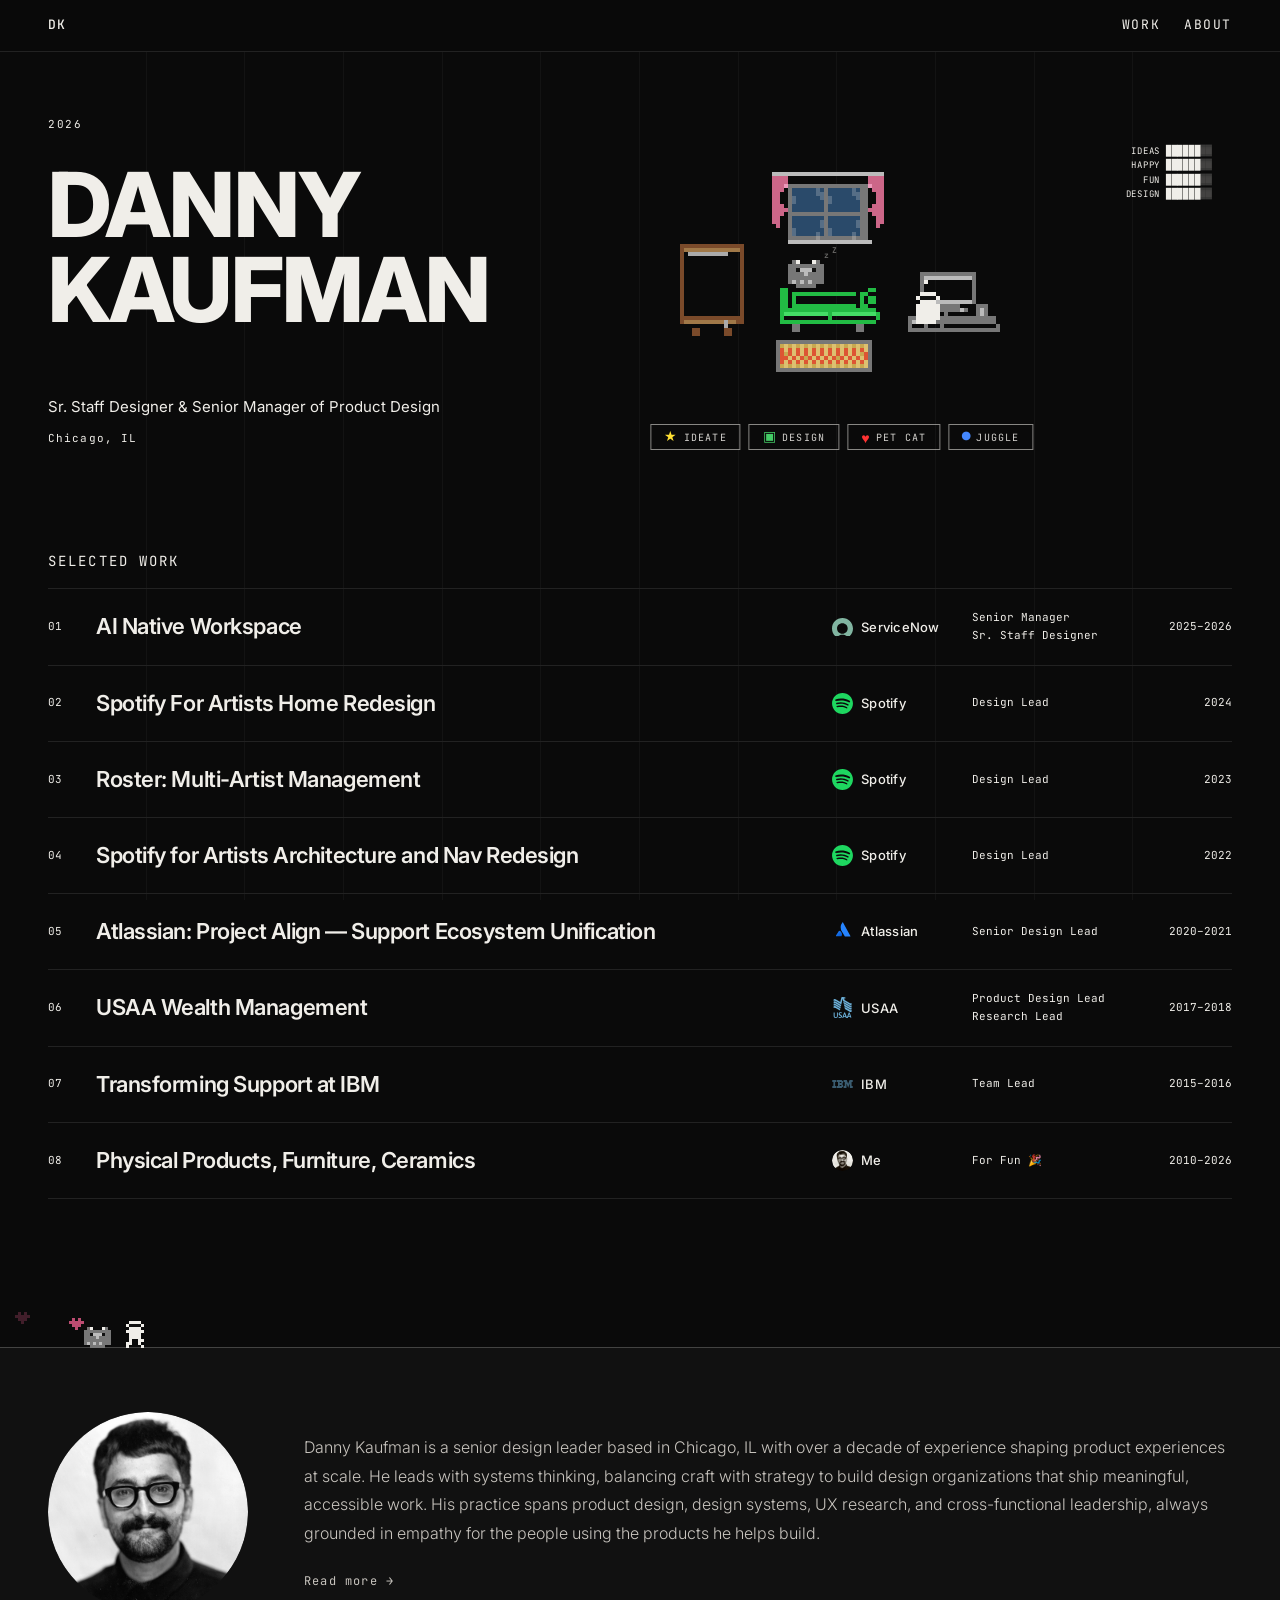
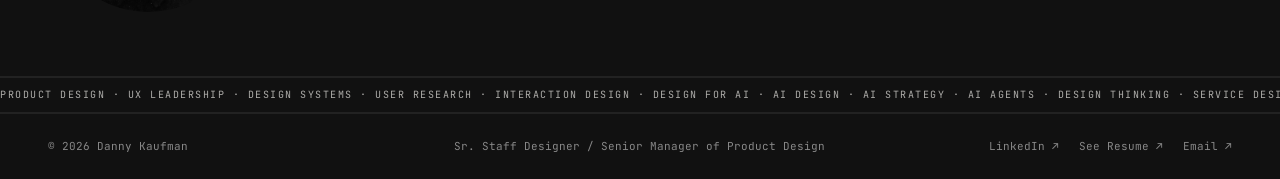
<file: index.html>
<!DOCTYPE html>
<html lang="en">
<head>
  <meta charset="UTF-8" />
  <meta name="viewport" content="width=device-width, initial-scale=1.0" />
  <title>Danny Kaufman — Sr. Staff Designer / Senior Manager of Product Design</title>
  <meta name="description" content="Portfolio of Danny Kaufman, Sr. Staff Designer and Senior Manager of Product Design based in Chicago, IL." />
  <link rel="preconnect" href="https://fonts.googleapis.com" />
  <link rel="preconnect" href="https://fonts.gstatic.com" crossorigin />
  <link href="https://fonts.googleapis.com/css2?family=JetBrains+Mono:wght@400;500&family=Inter:wght@300;400;500;600;700&display=swap" rel="stylesheet" />
  <link rel="icon" type="image/svg+xml" href="images/favicon.svg" />
  <link rel="stylesheet" href="css/style.css" />
</head>
<body>

  <!-- GRID OVERLAY -->
  <div class="grid-overlay" aria-hidden="true">
    <div></div><div></div><div></div><div></div>
    <div></div><div></div><div></div><div></div>
    <div></div><div></div><div></div><div></div>
  </div>

  <!-- NAVIGATION -->
  <header class="nav" role="banner">
    <a href="index.html" class="nav-logo">DK</a>
    <div class="nav-title" data-text="DANNY KAUFMAN — PORTFOLIO">DANNY KAUFMAN — PORTFOLIO</div>
    <nav class="nav-links" role="navigation" aria-label="Main navigation">
      <a href="work/01.html">WORK</a>
      <a href="about.html">ABOUT</a>
    </nav>
    <button class="nav-hamburger" aria-label="Toggle mobile menu" aria-expanded="false">
      <span></span>
      <span></span>
      <span></span>
    </button>
  </header>

  <main>

    <!-- ======================================================
         HERO
         ====================================================== -->
    <section class="hero hero--home" aria-label="Introduction">

      <!-- Left: Name + Title -->
      <div class="hero-left">
        <p class="hero-eyebrow">2026</p>
        <h1 class="hero-name">
          DANNY<br />KAUFMAN
        </h1>
        <p class="hero-role">Sr. Staff Designer &amp; Senior Manager of Product Design</p>
        <p class="hero-location">Chicago, IL</p>
      </div>

    </section>

    <!-- ======================================================
         WORK SECTION
         ====================================================== -->
    <section class="work-section" aria-labelledby="work-heading">

      <div class="work-header">
        <h2 class="work-header-label" id="work-heading">Selected Work</h2>
      </div>

      <ul class="project-list">

        <li>
          <a href="work/01.html" class="project-card reveal">
            <span class="project-num">01</span>
            <span class="project-title">AI Native Workspace</span>
            <span class="project-cat"><img src="images/logos/servicenow.svg" alt="" class="project-logo">ServiceNow</span>
            <span class="project-role">Senior Manager<br>Sr. Staff Designer</span>
            <span class="project-year">2025–2026</span>
            <span class="project-arrow" aria-hidden="true">→</span>
          </a>
        </li>

        <li>
          <a href="work/02.html" class="project-card reveal">
            <span class="project-num">02</span>
            <span class="project-title">Spotify For Artists Home Redesign</span>
            <span class="project-cat"><img src="images/logos/spotify.svg" alt="" class="project-logo">Spotify</span>
            <span class="project-role">Design Lead</span>
            <span class="project-year">2024</span>
            <span class="project-arrow" aria-hidden="true">→</span>
          </a>
        </li>

        <li>
          <a href="work/03.html" class="project-card reveal">
            <span class="project-num">03</span>
            <span class="project-title">Roster: Multi-Artist Management</span>
            <span class="project-cat"><img src="images/logos/spotify.svg" alt="" class="project-logo">Spotify</span>
            <span class="project-role">Design Lead</span>
            <span class="project-year">2023</span>
            <span class="project-arrow" aria-hidden="true">→</span>
          </a>
        </li>

        <li>
          <a href="work/04.html" class="project-card reveal">
            <span class="project-num">04</span>
            <span class="project-title">Spotify for Artists Architecture and Nav Redesign</span>
            <span class="project-cat"><img src="images/logos/spotify.svg" alt="" class="project-logo">Spotify</span>
            <span class="project-role">Design Lead</span>
            <span class="project-year">2022</span>
            <span class="project-arrow" aria-hidden="true">→</span>
          </a>
        </li>

        <li>
          <a href="work/05.html" class="project-card reveal">
            <span class="project-num">05</span>
            <span class="project-title">Atlassian: Project Align — Support Ecosystem Unification</span>
            <span class="project-cat"><img src="images/logos/atlassian.svg" alt="" class="project-logo">Atlassian</span>
            <span class="project-role">Senior Design Lead</span>
            <span class="project-year">2020–2021</span>
            <span class="project-arrow" aria-hidden="true">→</span>
          </a>
        </li>

        <li>
          <a href="work/06.html" class="project-card reveal">
            <span class="project-num">06</span>
            <span class="project-title">USAA Wealth Management</span>
            <span class="project-cat"><img src="images/logos/usaa.svg" alt="" class="project-logo">USAA</span>
            <span class="project-role">Product Design Lead<br>Research Lead</span>
            <span class="project-year">2017–2018</span>
            <span class="project-arrow" aria-hidden="true">→</span>
          </a>
        </li>

        <li>
          <a href="work/07.html" class="project-card reveal">
            <span class="project-num">07</span>
            <span class="project-title">Transforming Support at IBM</span>
            <span class="project-cat"><img src="images/logos/ibm.svg" alt="" class="project-logo">IBM</span>
            <span class="project-role">Team Lead</span>
            <span class="project-year">2015–2016</span>
            <span class="project-arrow" aria-hidden="true">→</span>
          </a>
        </li>

        <li>
          <a href="work/08.html" class="project-card reveal">
            <span class="project-num">08</span>
            <span class="project-title">Physical Products, Furniture, Ceramics</span>
            <span class="project-cat"><img src="images/photos/danny.png" alt="" class="project-logo project-logo--round">Me</span>
            <span class="project-role">For Fun 🎉</span>
            <span class="project-year">2010–2026</span>
            <span class="project-arrow" aria-hidden="true">→</span>
          </a>
        </li>

      </ul>
    </section>

    <!-- ======================================================
         ABOUT SNIPPET
         ====================================================== -->
    <section class="about-snippet reveal" aria-label="About Danny Kaufman">

      <div class="about-snippet-left">
        <img src="images/photos/danny.png" alt="Danny Kaufman" class="about-snippet-photo" />
      </div>

      <div class="about-snippet-right">
        <p class="about-snippet-bio">
          Danny Kaufman is a senior design leader based in Chicago, IL with over a decade of experience shaping product experiences at scale. He leads with systems thinking, balancing craft with strategy to build design organizations that ship meaningful, accessible work. His practice spans product design, design systems, UX research, and cross-functional leadership, always grounded in empathy for the people using the products he helps build.
        </p>
        <a href="about.html" class="about-snippet-link">Read more →</a>
      </div>

    </section>

  </main>

  <!-- Marquee ticker -->
  <div class="marquee" aria-hidden="true">
    <div class="marquee-inner">
      <span>PRODUCT DESIGN ∙ UX LEADERSHIP ∙ DESIGN SYSTEMS ∙ USER RESEARCH ∙ INTERACTION DESIGN ∙ DESIGN FOR AI ∙ AI DESIGN ∙ AI STRATEGY ∙ AI AGENTS ∙ DESIGN THINKING ∙ SERVICE DESIGN ∙ MOTION DESIGN ∙ INFORMATION ARCHITECTURE ∙ ACCESSIBILITY ∙ PROTOTYPING ∙ FIGMA ∙ COACHING ∙ MENTORING ∙ AGILE METHODOLOGIES ∙ DESIGN MANAGEMENT ∙ STRATEGIC VISION ∙ PLANNING ∙ SUPPORT TOOLING ∙ CLAUDE CODE ∙ </span>
      <span>PRODUCT DESIGN ∙ UX LEADERSHIP ∙ DESIGN SYSTEMS ∙ USER RESEARCH ∙ INTERACTION DESIGN ∙ DESIGN FOR AI ∙ AI DESIGN ∙ AI STRATEGY ∙ AI AGENTS ∙ DESIGN THINKING ∙ SERVICE DESIGN ∙ MOTION DESIGN ∙ INFORMATION ARCHITECTURE ∙ ACCESSIBILITY ∙ PROTOTYPING ∙ FIGMA ∙ COACHING ∙ MENTORING ∙ AGILE METHODOLOGIES ∙ DESIGN MANAGEMENT ∙ STRATEGIC VISION ∙ PLANNING ∙ SUPPORT TOOLING ∙ CLAUDE CODE ∙ </span>
    </div>
  </div>

  <!-- FOOTER -->
  <footer class="footer" role="contentinfo">
    <div class="footer-left">© 2026 Danny Kaufman</div>
    <div class="footer-center">Sr. Staff Designer / Senior Manager of Product Design</div>
    <div class="footer-right">
      <a href="https://www.linkedin.com/in/dkaufmandesign" target="_blank" rel="noopener noreferrer">LinkedIn ↗</a>
      <a href="https://docs.google.com/document/d/1cFw7iitmg4NxyIukht40D1b1F4j-mNTjfK_ediBpE4A/edit?usp=sharing" target="_blank" rel="noopener noreferrer">See Resume ↗</a>
      <a href="mailto:dkaufmandesign@gmail.com">Email ↗</a>
    </div>
  </footer>

  <script src="js/main.js"></script>
</body>
</html>
</file>
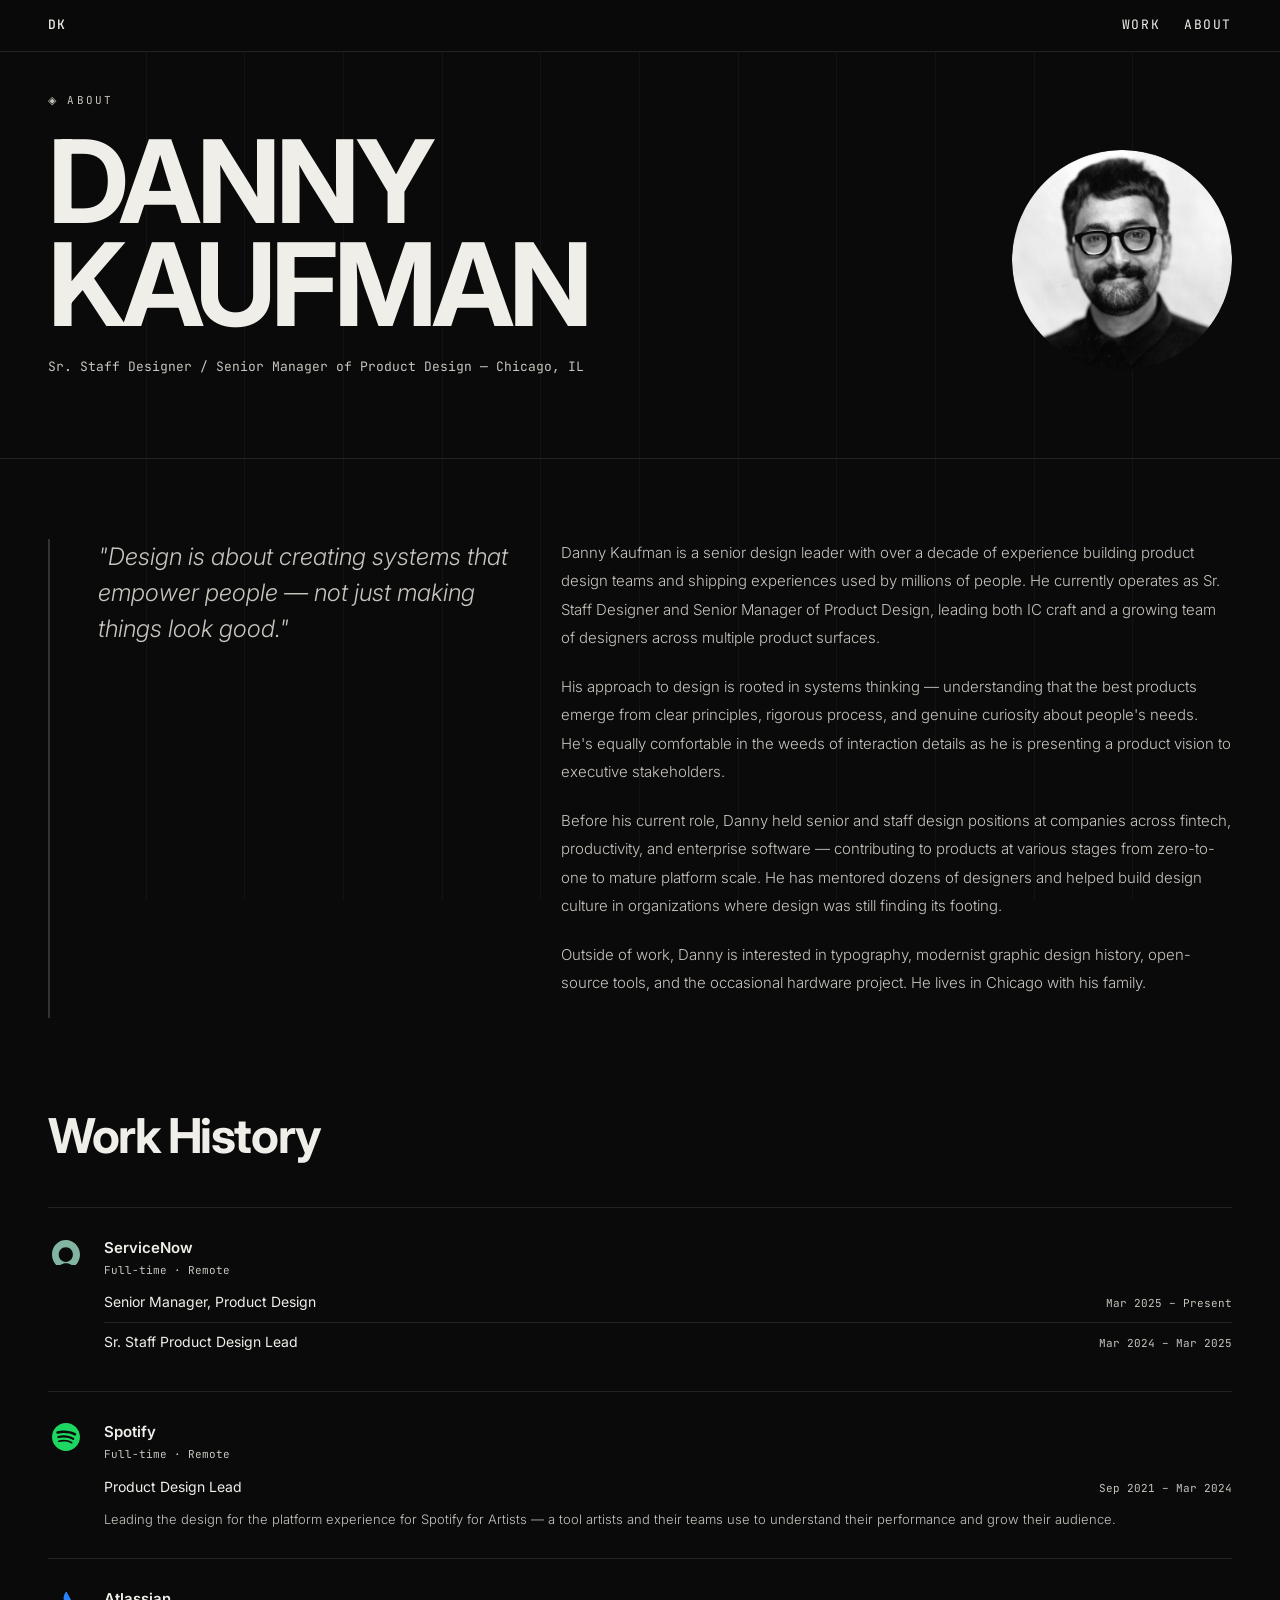
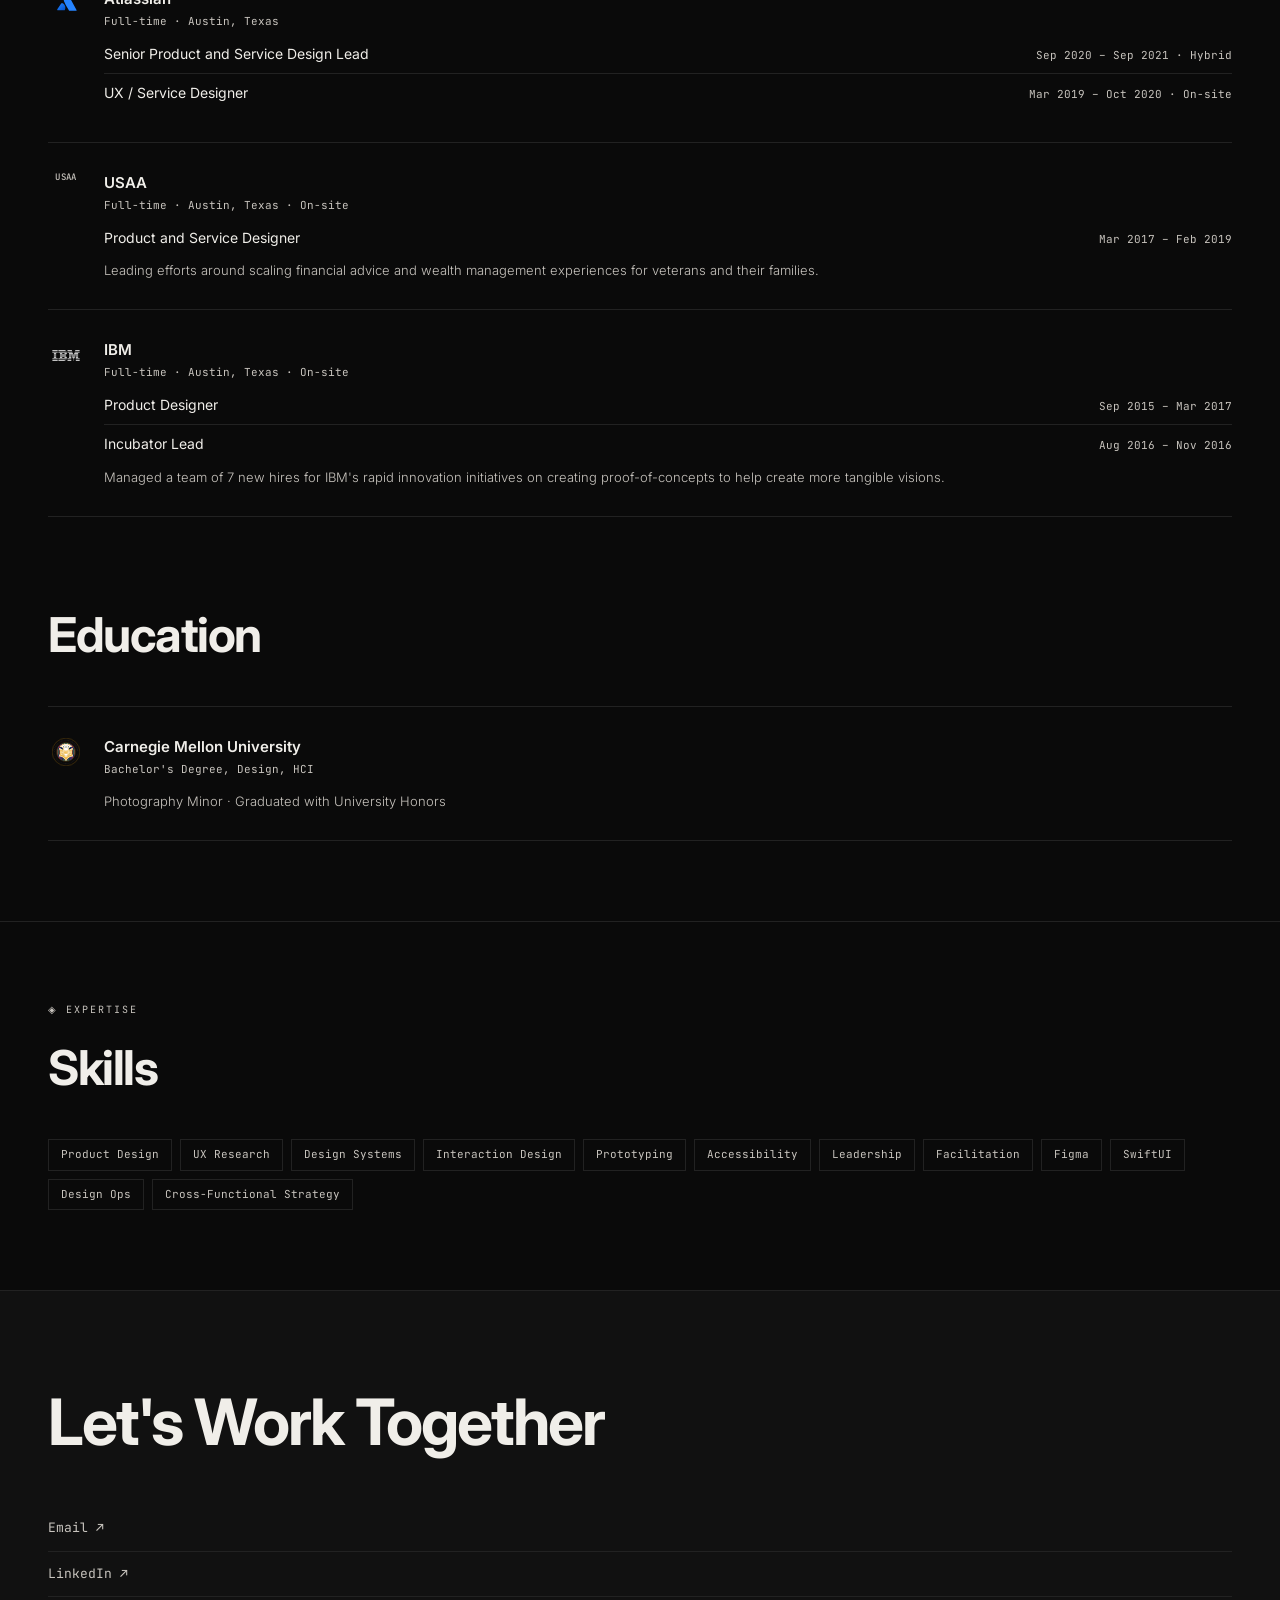
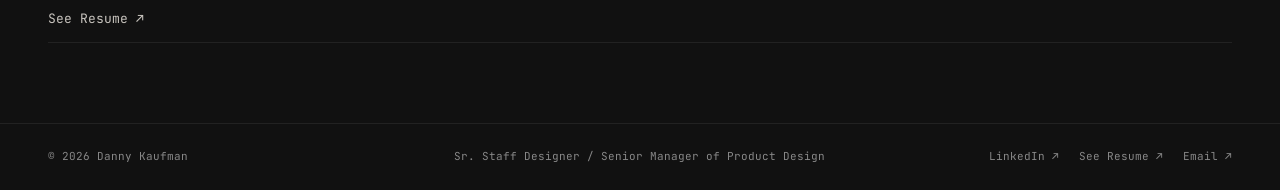
<file: about.html>
<!DOCTYPE html>
<html lang="en">
<head>
  <meta charset="UTF-8" />
  <meta name="viewport" content="width=device-width, initial-scale=1.0" />
  <title>About — Danny Kaufman</title>
  <meta name="description" content="About Danny Kaufman, Sr. Staff Designer and Senior Manager of Product Design based in Chicago, IL." />
  <link rel="preconnect" href="https://fonts.googleapis.com" />
  <link rel="preconnect" href="https://fonts.gstatic.com" crossorigin />
  <link href="https://fonts.googleapis.com/css2?family=JetBrains+Mono:wght@400;500&family=Inter:wght@300;400;500;600;700&display=swap" rel="stylesheet" />
  <link rel="icon" type="image/svg+xml" href="images/favicon.svg" />
  <link rel="stylesheet" href="css/style.css" />
</head>
<body>

  <!-- GRID OVERLAY -->
  <div class="grid-overlay" aria-hidden="true">
    <div></div><div></div><div></div><div></div>
    <div></div><div></div><div></div><div></div>
    <div></div><div></div><div></div><div></div>
  </div>

  <!-- NAVIGATION -->
  <header class="nav" role="banner">
    <a href="index.html" class="nav-logo">DK</a>
    <div class="nav-title" data-text="DANNY KAUFMAN — ABOUT">DANNY KAUFMAN — ABOUT</div>
    <nav class="nav-links" role="navigation" aria-label="Main navigation">
      <a href="work/01.html">WORK</a>
      <a href="about.html" class="active">ABOUT</a>
    </nav>
    <button class="nav-hamburger" aria-label="Toggle mobile menu" aria-expanded="false">
      <span></span>
      <span></span>
      <span></span>
    </button>
  </header>

  <main>

    <!-- ======================================================
         HERO
         ====================================================== -->
    <section class="about-hero" aria-label="About header">
      <div class="about-hero-text">
        <p class="about-hero-tag">◈ ABOUT</p>
        <h1 class="about-hero-name">DANNY<br />KAUFMAN</h1>
        <p class="about-hero-role">Sr. Staff Designer / Senior Manager of Product Design — Chicago, IL</p>
      </div>
      <img src="images/photos/danny.png" alt="Danny Kaufman" class="about-hero-photo" />
    </section>

    <!-- ======================================================
         BIO
         ====================================================== -->
    <section class="bio-section reveal" aria-label="Biography">

      <blockquote class="bio-section-quote">
        "Design is about creating systems that empower people — not just making things look good."
      </blockquote>

      <div class="bio-section-text">
        <p>
          Danny Kaufman is a senior design leader with over a decade of experience building product design teams and shipping experiences used by millions of people. He currently operates as Sr. Staff Designer and Senior Manager of Product Design, leading both IC craft and a growing team of designers across multiple product surfaces.
        </p>
        <p>
          His approach to design is rooted in systems thinking — understanding that the best products emerge from clear principles, rigorous process, and genuine curiosity about people's needs. He's equally comfortable in the weeds of interaction details as he is presenting a product vision to executive stakeholders.
        </p>
        <p>
          Before his current role, Danny held senior and staff design positions at companies across fintech, productivity, and enterprise software — contributing to products at various stages from zero-to-one to mature platform scale. He has mentored dozens of designers and helped build design culture in organizations where design was still finding its footing.
        </p>
        <p>
          Outside of work, Danny is interested in typography, modernist graphic design history, open-source tools, and the occasional hardware project. He lives in Chicago with his family.
        </p>
      </div>

    </section>

    <!-- ======================================================
         EXPERIENCE
         ====================================================== -->
    <section class="experience-section reveal" aria-labelledby="experience-label">

      <h2 class="section-heading" id="experience-label">Work History</h2>

      <ul class="experience-list">

        <li class="experience-item">
          <div class="exp-logo-col">
            <img src="images/logos/servicenow.svg" alt="ServiceNow" class="exp-logo" />
          </div>
          <div class="exp-body">
            <p class="exp-company-name">ServiceNow</p>
            <p class="exp-company-meta">Full-time · Remote</p>
            <ul class="exp-roles">
              <li class="exp-role-item">
                <span class="exp-role-title">Senior Manager, Product Design</span>
                <span class="exp-role-dates">Mar 2025 – Present</span>
              </li>
              <li class="exp-role-item">
                <span class="exp-role-title">Sr. Staff Product Design Lead</span>
                <span class="exp-role-dates">Mar 2024 – Mar 2025</span>
              </li>
            </ul>
          </div>
        </li>

        <li class="experience-item">
          <div class="exp-logo-col">
            <img src="images/logos/spotify.svg" alt="Spotify" class="exp-logo" />
          </div>
          <div class="exp-body">
            <p class="exp-company-name">Spotify</p>
            <p class="exp-company-meta">Full-time · Remote</p>
            <ul class="exp-roles">
              <li class="exp-role-item">
                <span class="exp-role-title">Product Design Lead</span>
                <span class="exp-role-dates">Sep 2021 – Mar 2024</span>
              </li>
            </ul>
            <p class="exp-description">Leading the design for the platform experience for Spotify for Artists — a tool artists and their teams use to understand their performance and grow their audience.</p>
          </div>
        </li>

        <li class="experience-item">
          <div class="exp-logo-col">
            <img src="images/logos/atlassian.svg" alt="Atlassian" class="exp-logo" />
          </div>
          <div class="exp-body">
            <p class="exp-company-name">Atlassian</p>
            <p class="exp-company-meta">Full-time · Austin, Texas</p>
            <ul class="exp-roles">
              <li class="exp-role-item">
                <span class="exp-role-title">Senior Product and Service Design Lead</span>
                <span class="exp-role-dates">Sep 2020 – Sep 2021 · Hybrid</span>
              </li>
              <li class="exp-role-item">
                <span class="exp-role-title">UX / Service Designer</span>
                <span class="exp-role-dates">Mar 2019 – Oct 2020 · On-site</span>
              </li>
            </ul>
          </div>
        </li>

        <li class="experience-item">
          <div class="exp-logo-col exp-logo-col--text">
            <span class="exp-logo-initials">USAA</span>
          </div>
          <div class="exp-body">
            <p class="exp-company-name">USAA</p>
            <p class="exp-company-meta">Full-time · Austin, Texas · On-site</p>
            <ul class="exp-roles">
              <li class="exp-role-item">
                <span class="exp-role-title">Product and Service Designer</span>
                <span class="exp-role-dates">Mar 2017 – Feb 2019</span>
              </li>
            </ul>
            <p class="exp-description">Leading efforts around scaling financial advice and wealth management experiences for veterans and their families.</p>
          </div>
        </li>

        <li class="experience-item">
          <div class="exp-logo-col">
            <img src="images/logos/ibm.svg" alt="IBM" class="exp-logo exp-logo--invert" />
          </div>
          <div class="exp-body">
            <p class="exp-company-name">IBM</p>
            <p class="exp-company-meta">Full-time · Austin, Texas · On-site</p>
            <ul class="exp-roles">
              <li class="exp-role-item">
                <span class="exp-role-title">Product Designer</span>
                <span class="exp-role-dates">Sep 2015 – Mar 2017</span>
              </li>
              <li class="exp-role-item">
                <span class="exp-role-title">Incubator Lead</span>
                <span class="exp-role-dates">Aug 2016 – Nov 2016</span>
              </li>
            </ul>
            <p class="exp-description">Managed a team of 7 new hires for IBM's rapid innovation initiatives on creating proof-of-concepts to help create more tangible visions.</p>
          </div>
        </li>

      </ul>

    </section>

    <!-- ======================================================
         EDUCATION
         ====================================================== -->
    <section class="education-section reveal" aria-labelledby="education-label">

      <h2 class="section-heading" id="education-label">Education</h2>

      <ul class="education-list">

        <li class="education-item">
          <div class="exp-logo-col">
            <img src="images/logos/cmu.svg" alt="Carnegie Mellon University" class="exp-logo" />
          </div>
          <div class="exp-body">
            <p class="exp-company-name">Carnegie Mellon University</p>
            <p class="exp-company-meta">Bachelor's Degree, Design, HCI</p>
            <p class="exp-description">Photography Minor · Graduated with University Honors</p>
          </div>
        </li>

      </ul>

    </section>

    <!-- ======================================================
         SKILLS
         ====================================================== -->
    <section class="skills-section reveal" aria-labelledby="expertise-label">

      <p class="section-tag">◈ EXPERTISE</p>
      <h2 class="section-heading" id="expertise-label">Skills</h2>

      <div class="skills-grid">
        <span class="skill-tag">Product Design</span>
        <span class="skill-tag">UX Research</span>
        <span class="skill-tag">Design Systems</span>
        <span class="skill-tag">Interaction Design</span>
        <span class="skill-tag">Prototyping</span>
        <span class="skill-tag">Accessibility</span>
        <span class="skill-tag">Leadership</span>
        <span class="skill-tag">Facilitation</span>
        <span class="skill-tag">Figma</span>
        <span class="skill-tag">SwiftUI</span>
        <span class="skill-tag">Design Ops</span>
        <span class="skill-tag">Cross-Functional Strategy</span>
      </div>

    </section>

    <!-- ======================================================
         CONTACT
         ====================================================== -->
    <section class="contact-section reveal" aria-labelledby="contact-heading">

      <h2 class="contact-heading" id="contact-heading">Let's Work Together</h2>

      <div class="contact-links">
        <a href="mailto:dkaufmandesign@gmail.com" class="contact-link">Email ↗</a>
        <a href="https://www.linkedin.com/in/dkaufmandesign" target="_blank" rel="noopener noreferrer" class="contact-link">LinkedIn ↗</a>
        <a href="https://docs.google.com/document/d/1cFw7iitmg4NxyIukht40D1b1F4j-mNTjfK_ediBpE4A/edit?usp=sharing" target="_blank" rel="noopener noreferrer" class="contact-link">See Resume ↗</a>
      </div>

    </section>

  </main>

  <!-- FOOTER -->
  <footer class="footer" role="contentinfo">
    <div class="footer-left">© 2026 Danny Kaufman</div>
    <div class="footer-center">Sr. Staff Designer / Senior Manager of Product Design</div>
    <div class="footer-right">
      <a href="https://www.linkedin.com/in/dkaufmandesign" target="_blank" rel="noopener noreferrer">LinkedIn ↗</a>
      <a href="https://docs.google.com/document/d/1cFw7iitmg4NxyIukht40D1b1F4j-mNTjfK_ediBpE4A/edit?usp=sharing" target="_blank" rel="noopener noreferrer">See Resume ↗</a>
      <a href="mailto:dkaufmandesign@gmail.com">Email ↗</a>
    </div>
  </footer>

  <script src="js/main.js"></script>
</body>
</html>
</file>
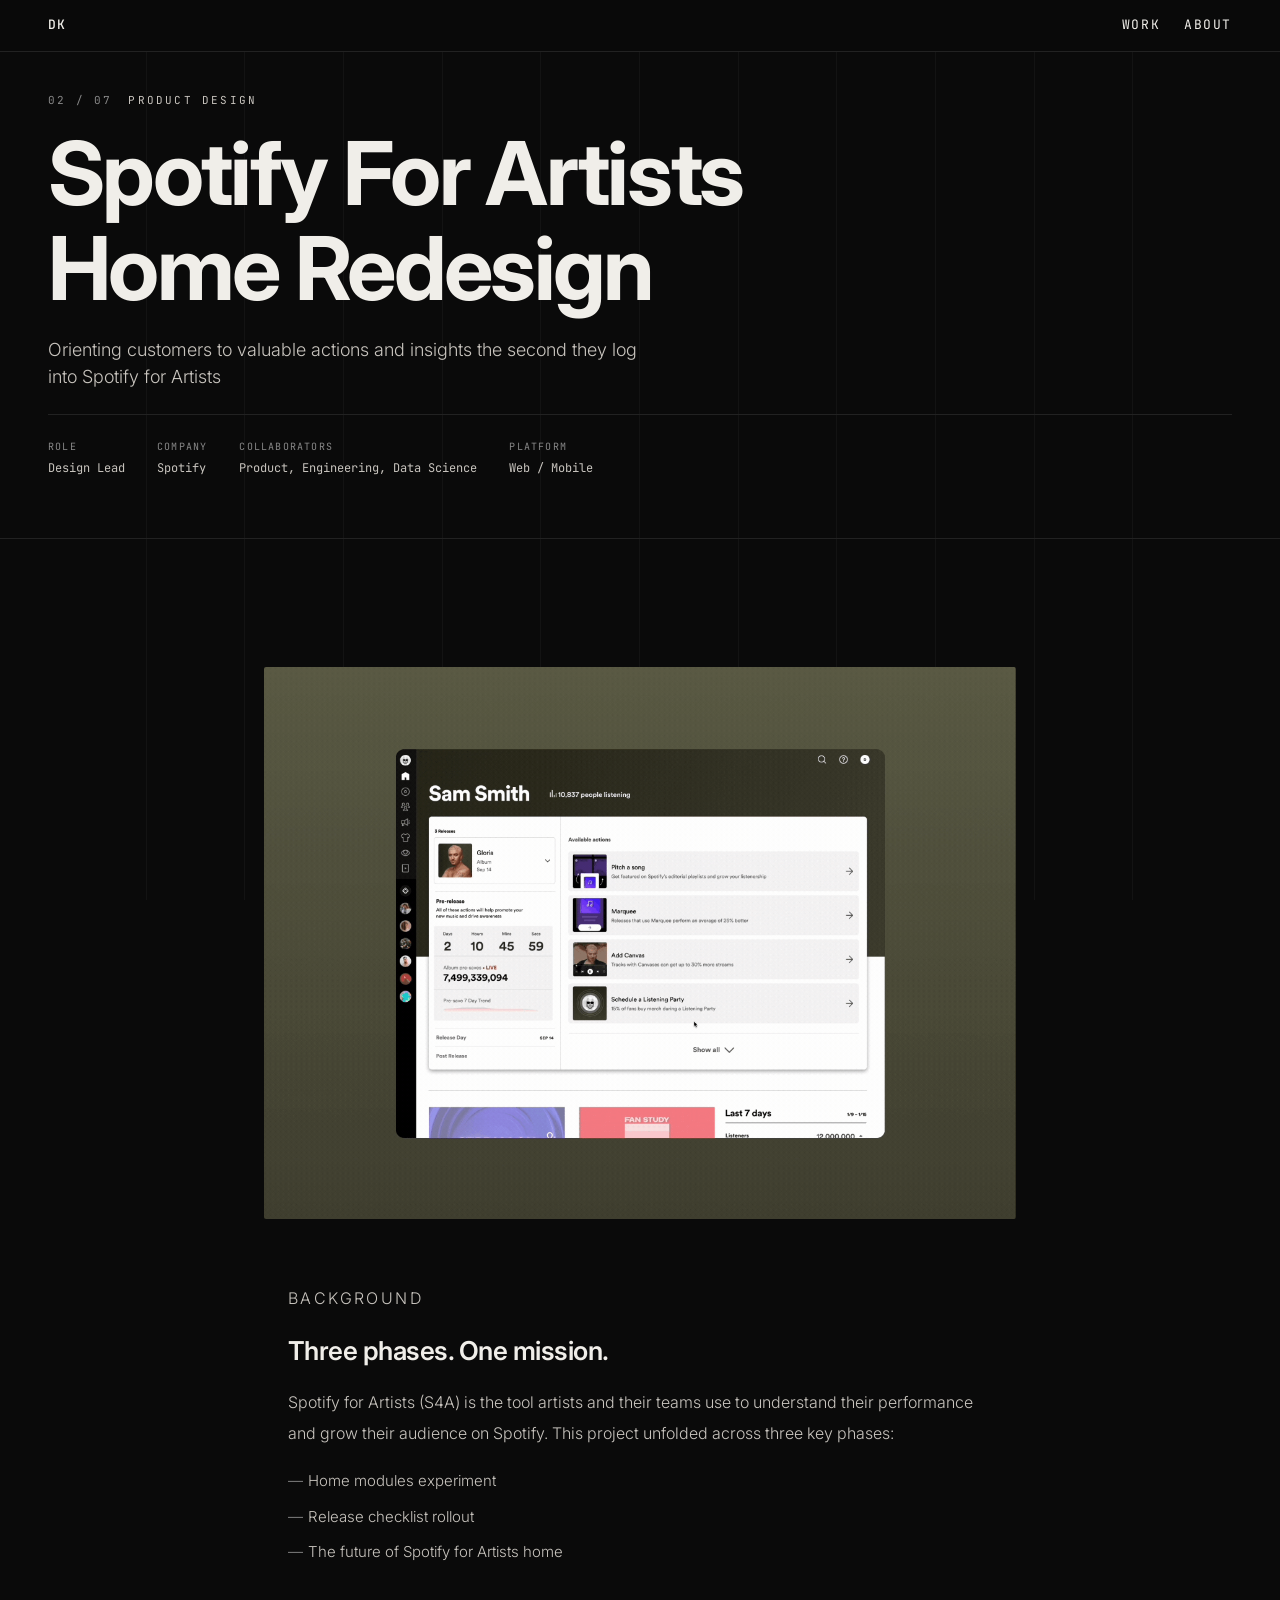
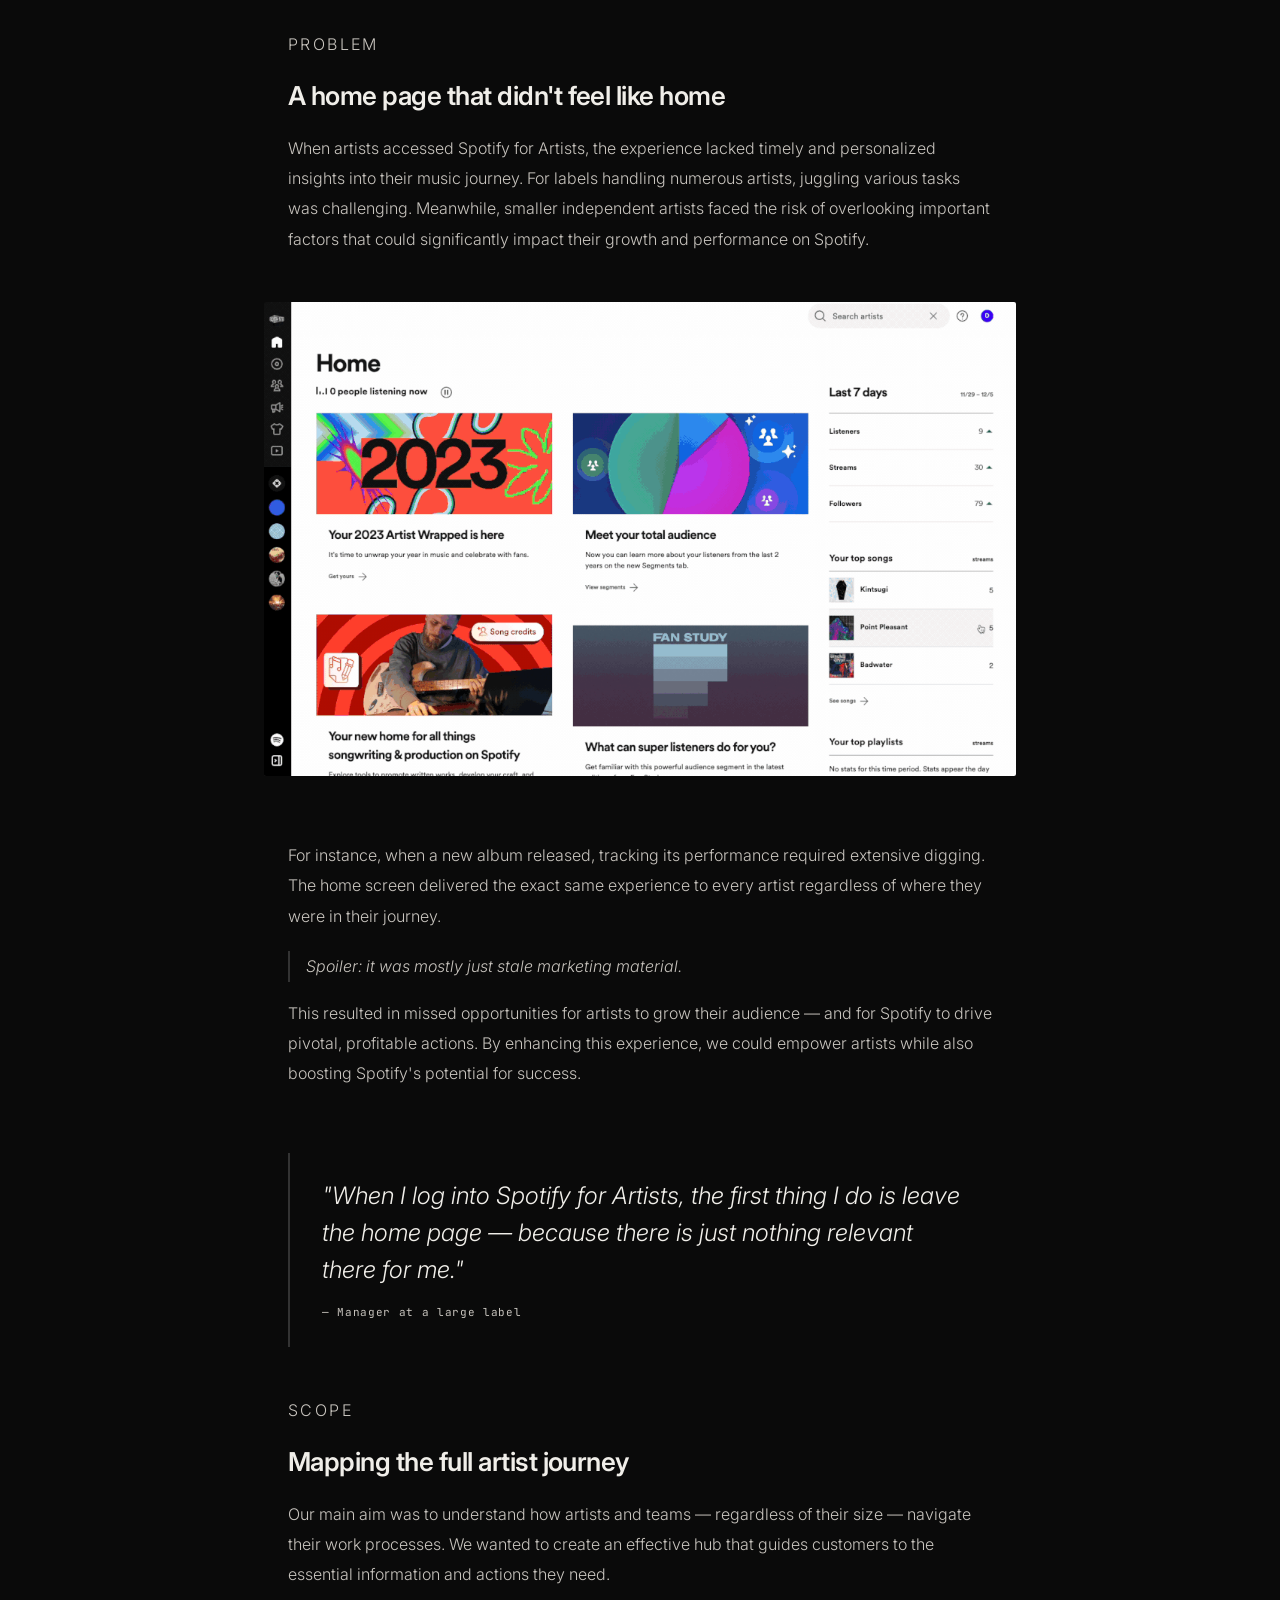
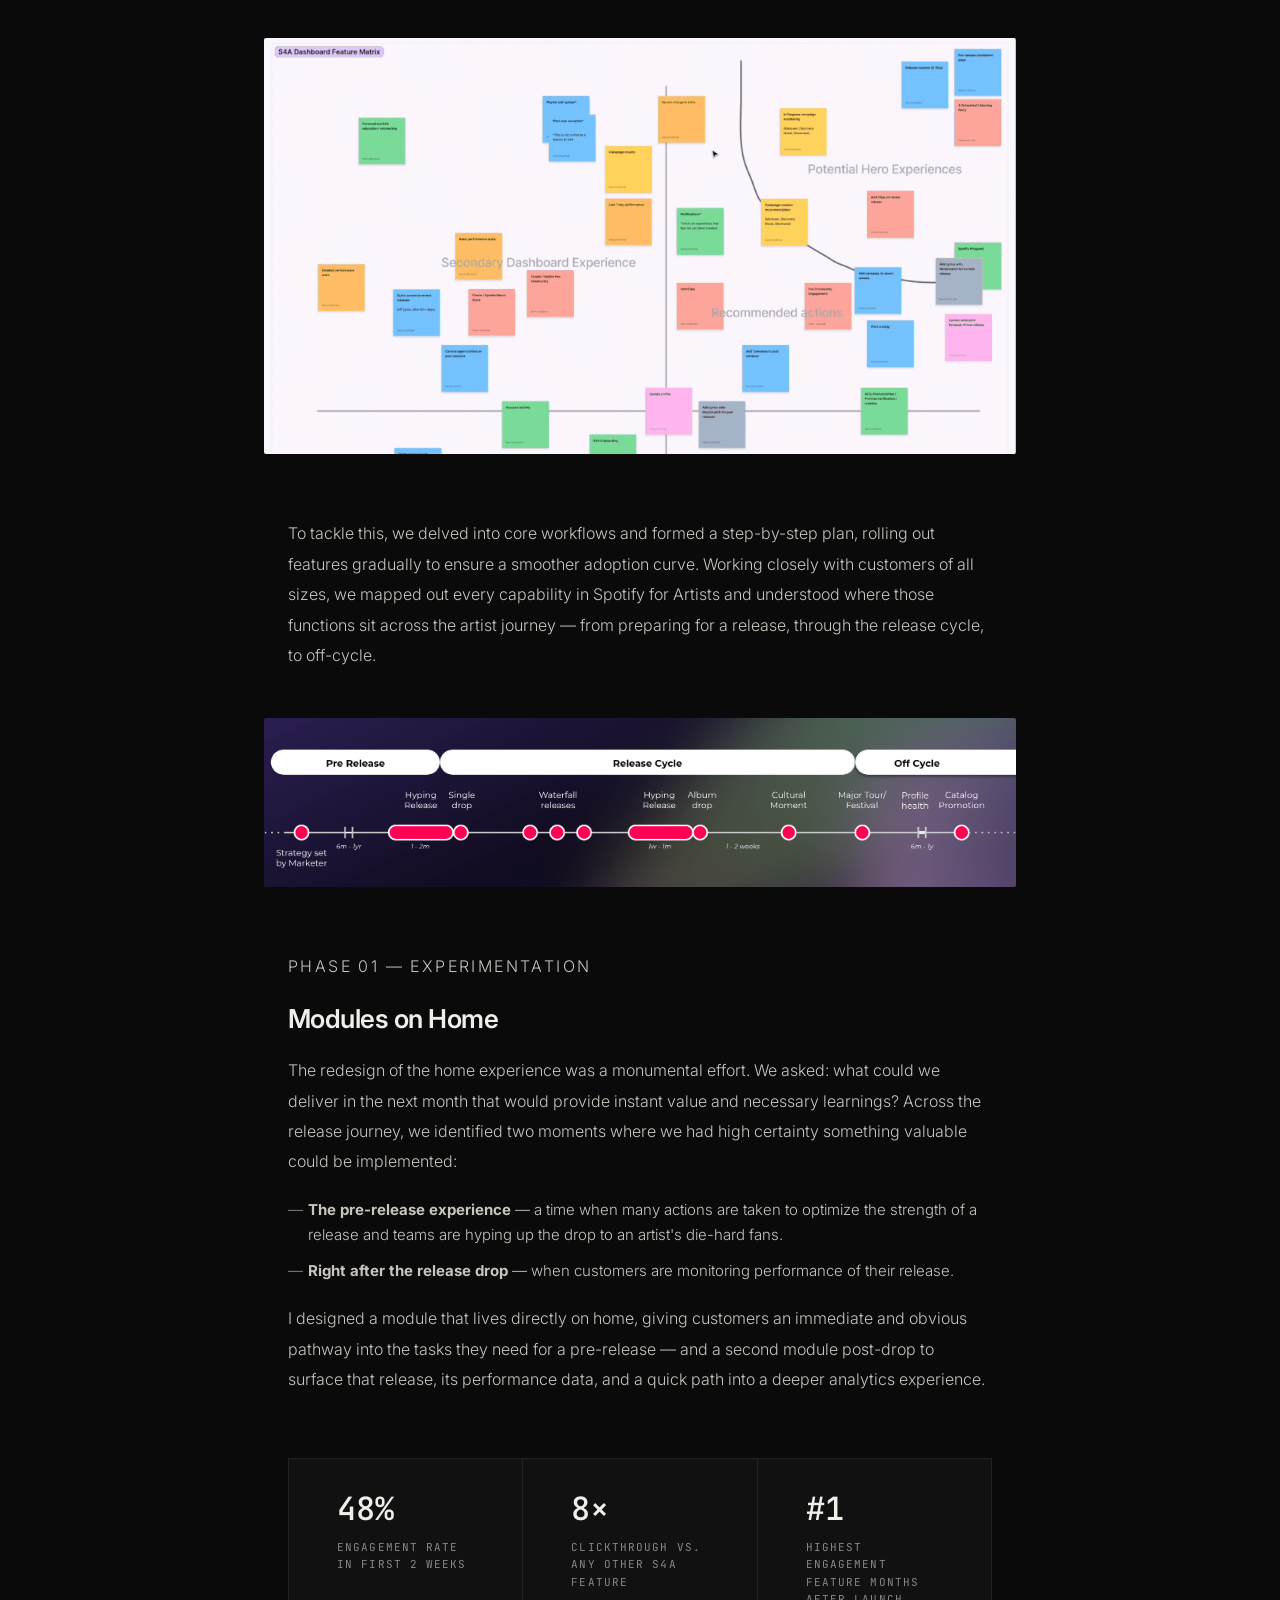
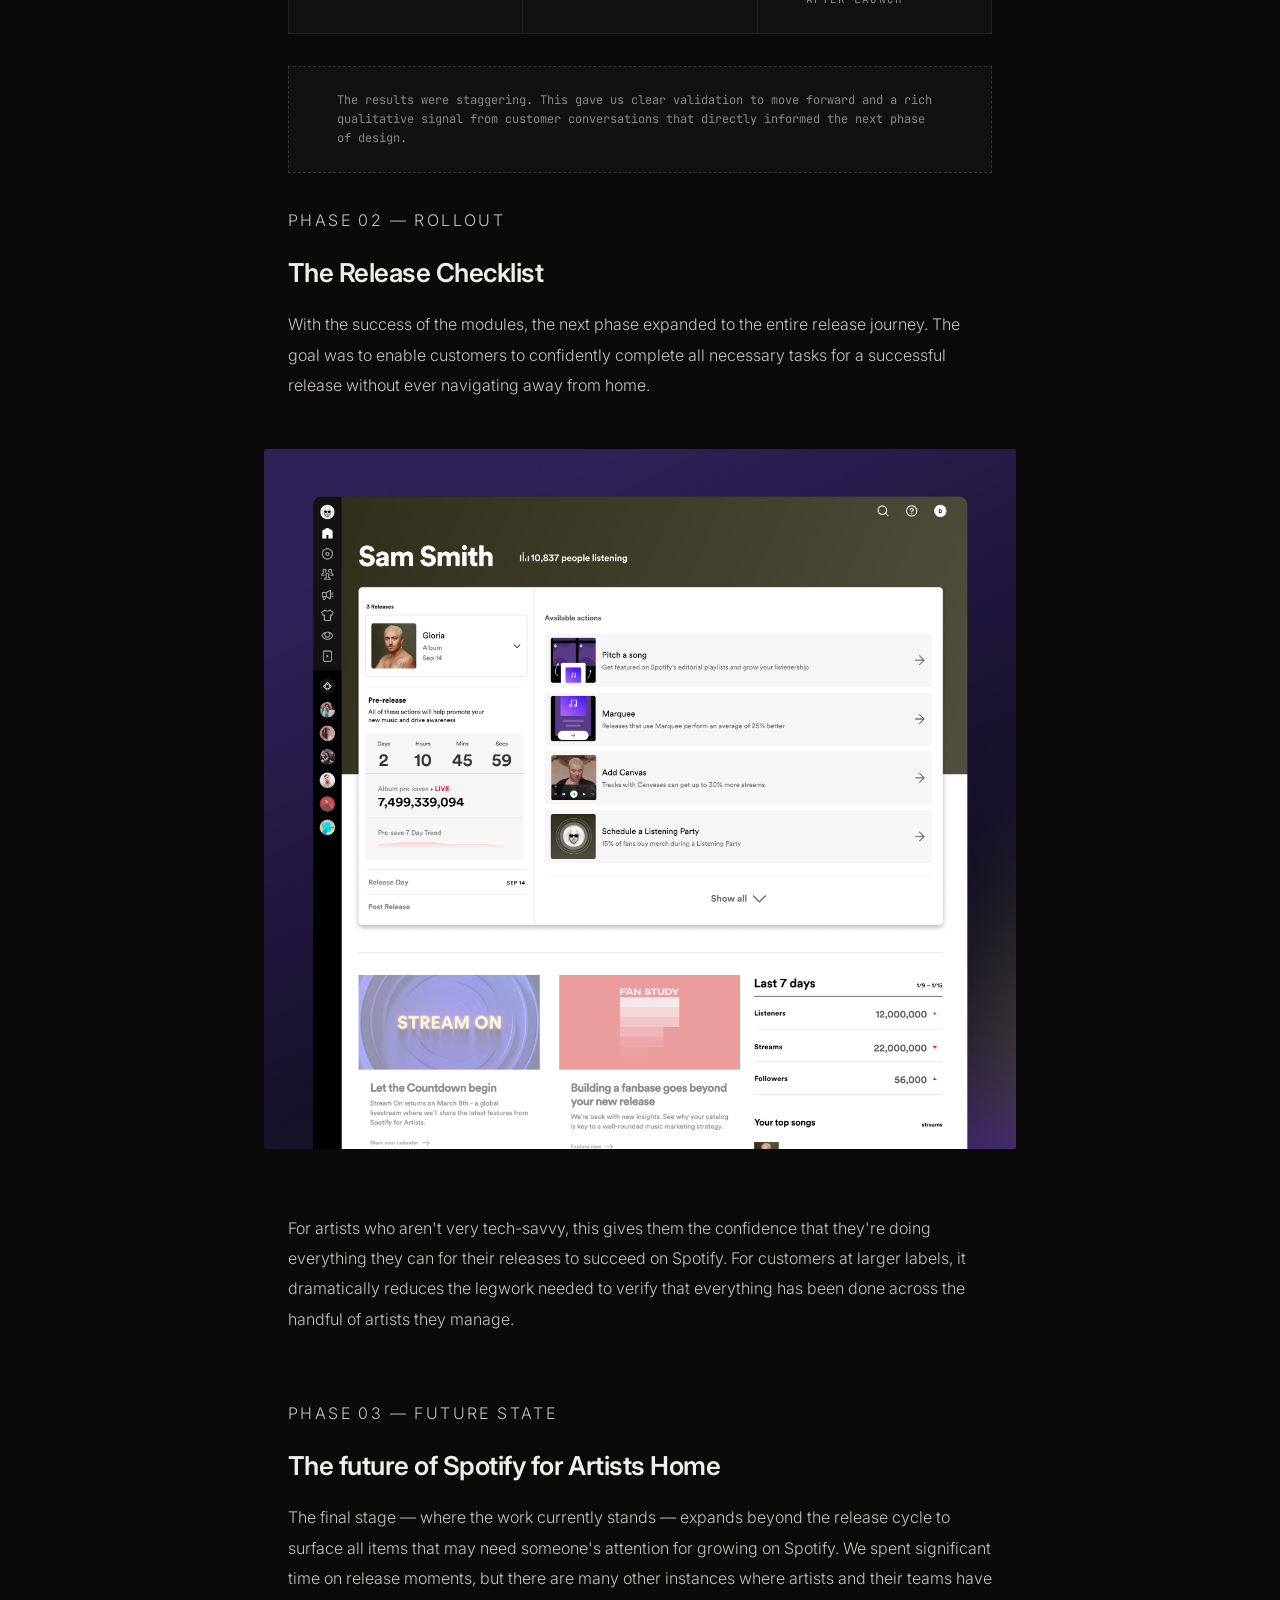
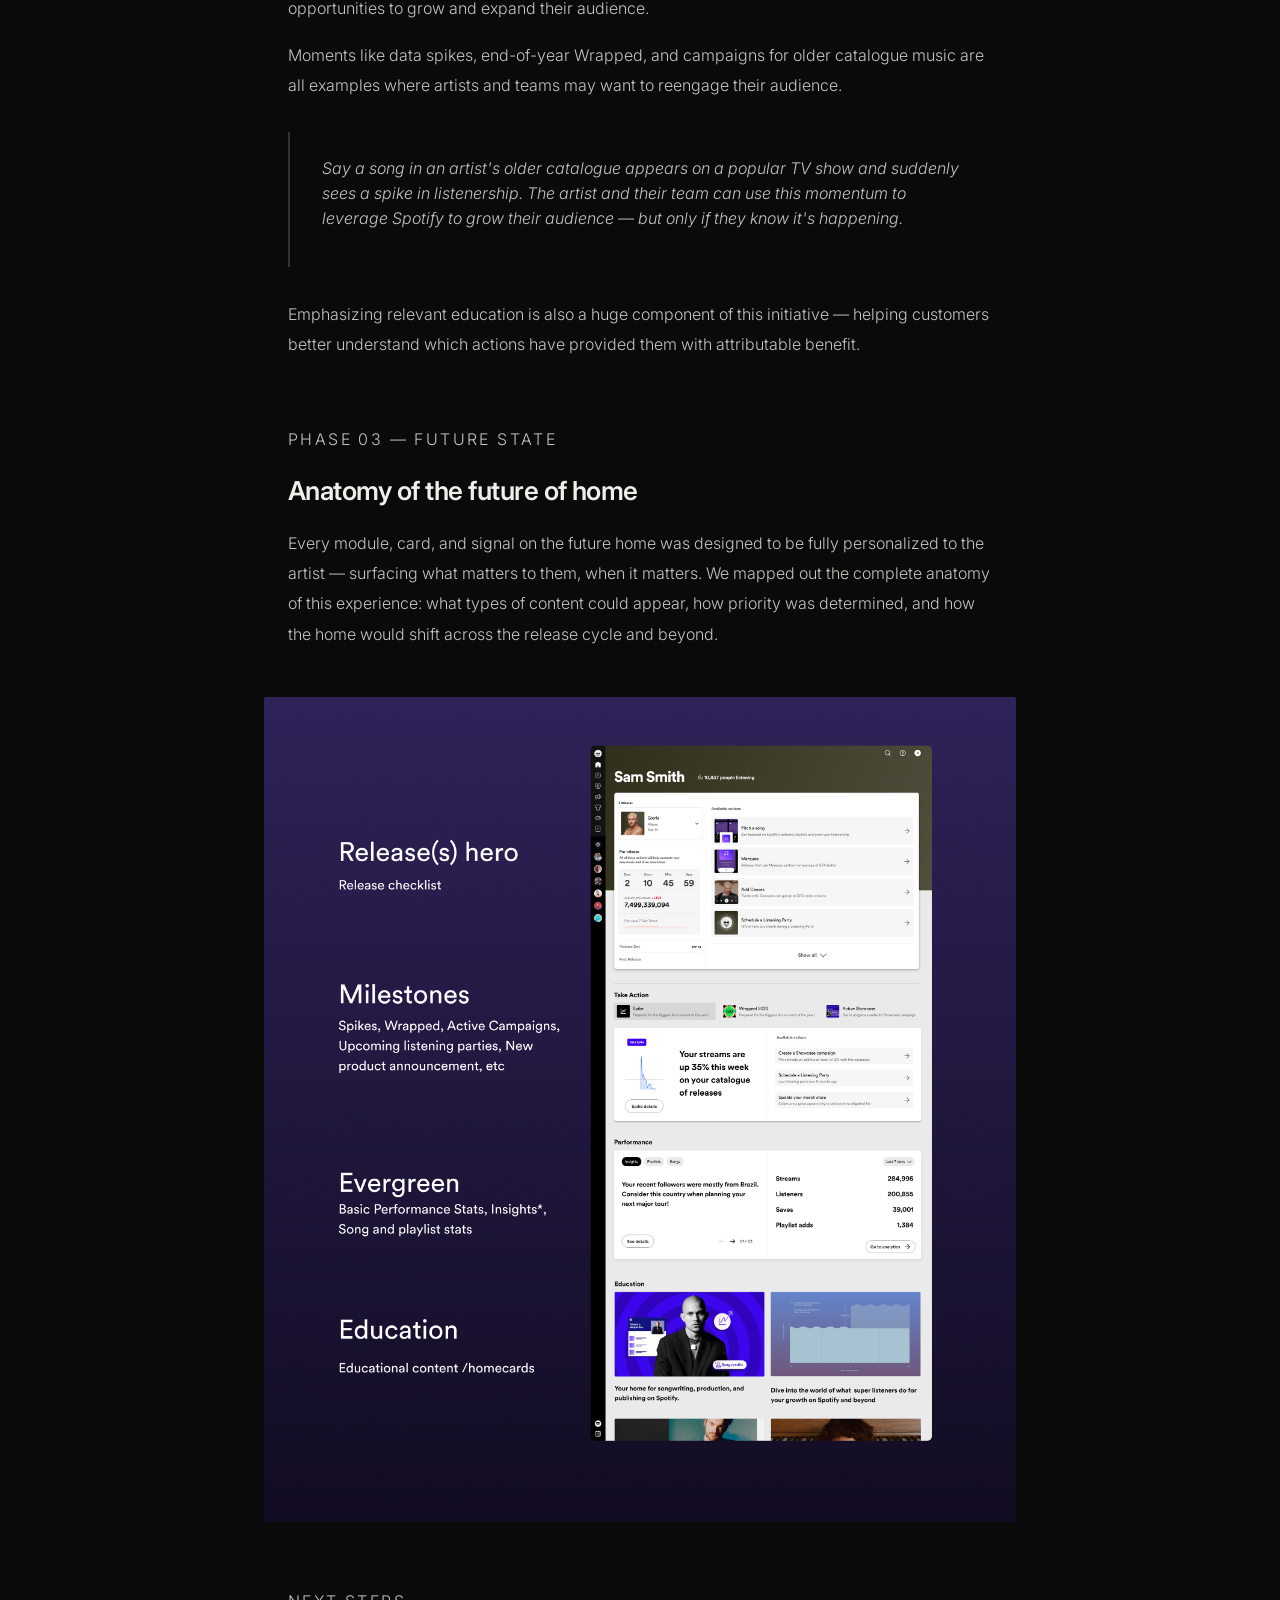
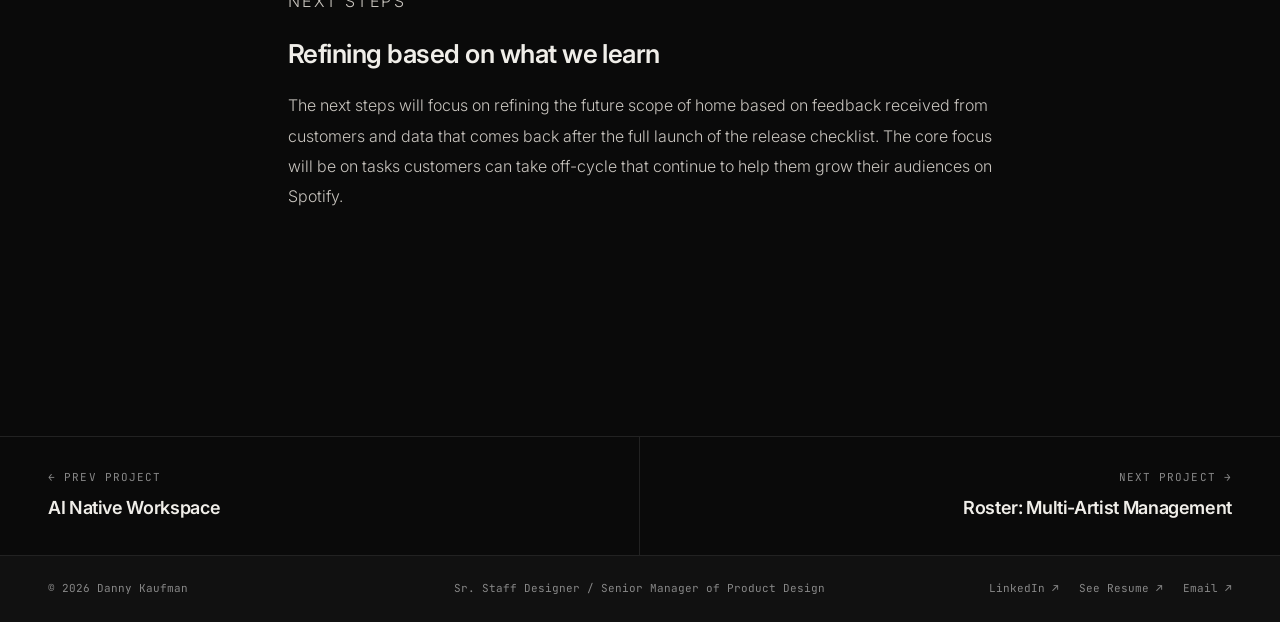
<file: work/02.html>
<!DOCTYPE html>
<html lang="en">
<head>
  <meta charset="UTF-8" />
  <meta name="viewport" content="width=device-width, initial-scale=1.0" />
  <title>Spotify For Artists Home Redesign — Danny Kaufman</title>
  <meta name="description" content="Orienting customers to valuable actions and insights the second they log into Spotify for Artists." />
  <link rel="preconnect" href="https://fonts.googleapis.com" />
  <link rel="preconnect" href="https://fonts.gstatic.com" crossorigin />
  <link href="https://fonts.googleapis.com/css2?family=JetBrains+Mono:wght@400;500&family=Inter:wght@300;400;500;600;700&display=swap" rel="stylesheet" />
  <link rel="icon" type="image/svg+xml" href="../images/favicon.svg" />
  <link rel="stylesheet" href="../css/style.css" />
</head>
<body>

  <!-- GRID OVERLAY -->
  <div class="grid-overlay" aria-hidden="true">
    <div></div><div></div><div></div><div></div>
    <div></div><div></div><div></div><div></div>
    <div></div><div></div><div></div><div></div>
  </div>

  <!-- NAVIGATION -->
  <header class="nav" role="banner">
    <a href="../index.html" class="nav-logo">DK</a>
    <div class="nav-title" data-text="SPOTIFY FOR ARTISTS — HOME REDESIGN">SPOTIFY FOR ARTISTS — HOME REDESIGN</div>
    <nav class="nav-links" role="navigation" aria-label="Main navigation">
      <a href="../work/01.html" class="active">WORK</a>
      <a href="../about.html">ABOUT</a>
    </nav>
    <button class="nav-hamburger" aria-label="Toggle mobile menu" aria-expanded="false">
      <span></span>
      <span></span>
      <span></span>
    </button>
  </header>

  <main>

    <!-- HERO -->
    <section class="cs-hero" aria-label="Project header">
      <p class="cs-eyebrow">
        <span class="cs-eyebrow-num">02 / 07</span>
        <span>Product Design</span>
      </p>
      <h1 class="cs-title">Spotify For Artists<br />Home Redesign</h1>
      <p class="cs-subtitle">Orienting customers to valuable actions and insights the second they log into Spotify for Artists</p>
      <div class="cs-meta">
        <div class="cs-meta-item">
          <span class="meta-label">Role</span>
          <span class="meta-value">Design Lead</span>
        </div>
        <div class="cs-meta-item">
          <span class="meta-label">Company</span>
          <span class="meta-value">Spotify</span>
        </div>
        <div class="cs-meta-item">
          <span class="meta-label">Collaborators</span>
          <span class="meta-value">Product, Engineering, Data Science</span>
        </div>
        <div class="cs-meta-item">
          <span class="meta-label">Platform</span>
          <span class="meta-value">Web / Mobile</span>
        </div>
      </div>
    </section>


    <!-- CONTENT -->
    <article class="cs-content">

      <div class="cs-hero-image reveal">
        <img src="../images/work/02/HeroHome.gif" alt="Spotify For Artists Home Redesign" />
      </div>

      <!-- Background -->
      <div class="cs-section reveal">
        <p class="cs-section-heading">Background</p>
        <h2 class="cs-section-title">Three phases. One mission.</h2>
        <p>Spotify for Artists (S4A) is the tool artists and their teams use to understand their performance and grow their audience on Spotify. This project unfolded across three key phases:</p>
        <ul class="cs-list">
          <li>Home modules experiment</li>
          <li>Release checklist rollout</li>
          <li>The future of Spotify for Artists home</li>
        </ul>
      </div>

      <!-- Problem -->
      <div class="cs-section reveal">
        <p class="cs-section-heading">Problem</p>
        <h2 class="cs-section-title">A home page that didn't feel like home</h2>
        <p>When artists accessed Spotify for Artists, the experience lacked timely and personalized insights into their music journey. For labels handling numerous artists, juggling various tasks was challenging. Meanwhile, smaller independent artists faced the risk of overlooking important factors that could significantly impact their growth and performance on Spotify.</p>
        <div class="cs-hero-image">
          <img src="../images/work/02/problem.gif" alt="The problem with Spotify for Artists home" />
        </div>
        <p>For instance, when a new album released, tracking its performance required extensive digging. The home screen delivered the exact same experience to every artist regardless of where they were in their journey.</p>
        <p class="cs-aside">Spoiler: it was mostly just stale marketing material.</p>
        <p>This resulted in missed opportunities for artists to grow their audience — and for Spotify to drive pivotal, profitable actions. By enhancing this experience, we could empower artists while also boosting Spotify's potential for success.</p>
      </div>

      <!-- Quote -->
      <blockquote class="cs-quote reveal">
        <p>"When I log into Spotify for Artists, the first thing I do is leave the home page — because there is just nothing relevant there for me."</p>
        <cite>— Manager at a large label</cite>
      </blockquote>

      <!-- Scope -->
      <div class="cs-section reveal">
        <p class="cs-section-heading">Scope</p>
        <h2 class="cs-section-title">Mapping the full artist journey</h2>
        <p>Our main aim was to understand how artists and teams — regardless of their size — navigate their work processes. We wanted to create an effective hub that guides customers to the essential information and actions they need.</p>
        <div class="cs-hero-image">
          <img src="../images/work/02/Mapping.gif" alt="Mapping the artist journey" />
        </div>
        <p>To tackle this, we delved into core workflows and formed a step-by-step plan, rolling out features gradually to ensure a smoother adoption curve. Working closely with customers of all sizes, we mapped out every capability in Spotify for Artists and understood where those functions sit across the artist journey — from preparing for a release, through the release cycle, to off-cycle.</p>
        <div class="cs-hero-image">
          <img src="../images/work/02/the end to end cycle.webp" alt="The end to end artist journey cycle" />
        </div>
      </div>

      <!-- Phase 1 -->
      <div class="cs-section reveal">
        <p class="cs-section-heading">Phase 01 — Experimentation</p>
        <h2 class="cs-section-title">Modules on Home</h2>
        <p>The redesign of the home experience was a monumental effort. We asked: what could we deliver in the next month that would provide instant value and necessary learnings? Across the release journey, we identified two moments where we had high certainty something valuable could be implemented:</p>
        <ul class="cs-list">
          <li><strong>The pre-release experience</strong> — a time when many actions are taken to optimize the strength of a release and teams are hyping up the drop to an artist's die-hard fans.</li>
          <li><strong>Right after the release drop</strong> — when customers are monitoring performance of their release.</li>
        </ul>
        <p>I designed a module that lives directly on home, giving customers an immediate and obvious pathway into the tasks they need for a pre-release — and a second module post-drop to surface that release, its performance data, and a quick path into a deeper analytics experience.</p>
      </div>

      <!-- Stats -->
      <div class="cs-stats reveal">
        <div class="cs-stat">
          <div class="stat-value">48%</div>
          <div class="stat-label">Engagement rate in first 2 weeks</div>
        </div>
        <div class="cs-stat">
          <div class="stat-value">8×</div>
          <div class="stat-label">Clickthrough vs. any other S4A feature</div>
        </div>
        <div class="cs-stat">
          <div class="stat-value">#1</div>
          <div class="stat-label">Highest engagement feature months after launch</div>
        </div>
      </div>

      <div class="cs-process-note reveal">
        <p>The results were staggering. This gave us clear validation to move forward and a rich qualitative signal from customer conversations that directly informed the next phase of design.</p>
      </div>

      <!-- Phase 2 -->
      <div class="cs-section reveal">
        <p class="cs-section-heading">Phase 02 — Rollout</p>
        <h2 class="cs-section-title">The Release Checklist</h2>
        <p>With the success of the modules, the next phase expanded to the entire release journey. The goal was to enable customers to confidently complete all necessary tasks for a successful release without ever navigating away from home.</p>
        <div class="cs-hero-image">
          <img src="../images/work/02/Release checklist.webp" alt="The Release Checklist" />
        </div>
        <p>For artists who aren't very tech-savvy, this gives them the confidence that they're doing everything they can for their releases to succeed on Spotify. For customers at larger labels, it dramatically reduces the legwork needed to verify that everything has been done across the handful of artists they manage.</p>
      </div>

      <!-- Phase 3 -->
      <div class="cs-section reveal">
        <p class="cs-section-heading">Phase 03 — Future State</p>
        <h2 class="cs-section-title">The future of Spotify for Artists Home</h2>
        <p>The final stage — where the work currently stands — expands beyond the release cycle to surface all items that may need someone's attention for growing on Spotify. We spent significant time on release moments, but there are many other instances where artists and their teams have opportunities to grow and expand their audience.</p>
        <p>Moments like data spikes, end-of-year Wrapped, and campaigns for older catalogue music are all examples where artists and teams may want to reengage their audience.</p>

        <blockquote class="cs-quote cs-quote--inline reveal">
          <p>Say a song in an artist's older catalogue appears on a popular TV show and suddenly sees a spike in listenership. The artist and their team can use this momentum to leverage Spotify to grow their audience — but only if they know it's happening.</p>
        </blockquote>

        <p>Emphasizing relevant education is also a huge component of this initiative — helping customers better understand which actions have provided them with attributable benefit.</p>
      </div>

      <!-- Anatomy -->
      <div class="cs-section reveal">
        <p class="cs-section-heading">Phase 03 — Future State</p>
        <h2 class="cs-section-title">Anatomy of the future of home</h2>
        <p>Every module, card, and signal on the future home was designed to be fully personalized to the artist — surfacing what matters to them, when it matters. We mapped out the complete anatomy of this experience: what types of content could appear, how priority was determined, and how the home would shift across the release cycle and beyond.</p>
        <div class="cs-hero-image">
          <img src="../images/work/02/Anatomy.webp" alt="Anatomy of the future of Spotify for Artists home" />
        </div>
      </div>

      <!-- Next Steps -->
      <div class="cs-section reveal">
        <p class="cs-section-heading">Next Steps</p>
        <h2 class="cs-section-title">Refining based on what we learn</h2>
        <p>The next steps will focus on refining the future scope of home based on feedback received from customers and data that comes back after the full launch of the release checklist. The core focus will be on tasks customers can take off-cycle that continue to help them grow their audiences on Spotify.</p>
      </div>

    </article>

  </main>

  <!-- CASE NAV -->
  <nav class="cs-nav" aria-label="Project navigation">
    <a href="01.html" class="cs-nav-prev">
      <span class="cs-nav-label">← Prev Project</span>
      <span class="cs-nav-title">AI Native Workspace</span>
    </a>
    <a href="03.html" class="cs-nav-next">
      <span class="cs-nav-label">Next Project →</span>
      <span class="cs-nav-title">Roster: Multi-Artist Management</span>
    </a>
  </nav>

  <!-- FOOTER -->
  <footer class="footer" role="contentinfo">
    <div class="footer-left">© 2026 Danny Kaufman</div>
    <div class="footer-center">Sr. Staff Designer / Senior Manager of Product Design</div>
    <div class="footer-right">
      <a href="https://www.linkedin.com/in/dkaufmandesign" target="_blank" rel="noopener noreferrer">LinkedIn ↗</a>
      <a href="https://docs.google.com/document/d/1cFw7iitmg4NxyIukht40D1b1F4j-mNTjfK_ediBpE4A/edit?usp=sharing" target="_blank" rel="noopener noreferrer">See Resume ↗</a>
      <a href="mailto:dkaufmandesign@gmail.com">Email ↗</a>
    </div>
  </footer>

  <script src="../js/main.js"></script>
</body>
</html>
</file>
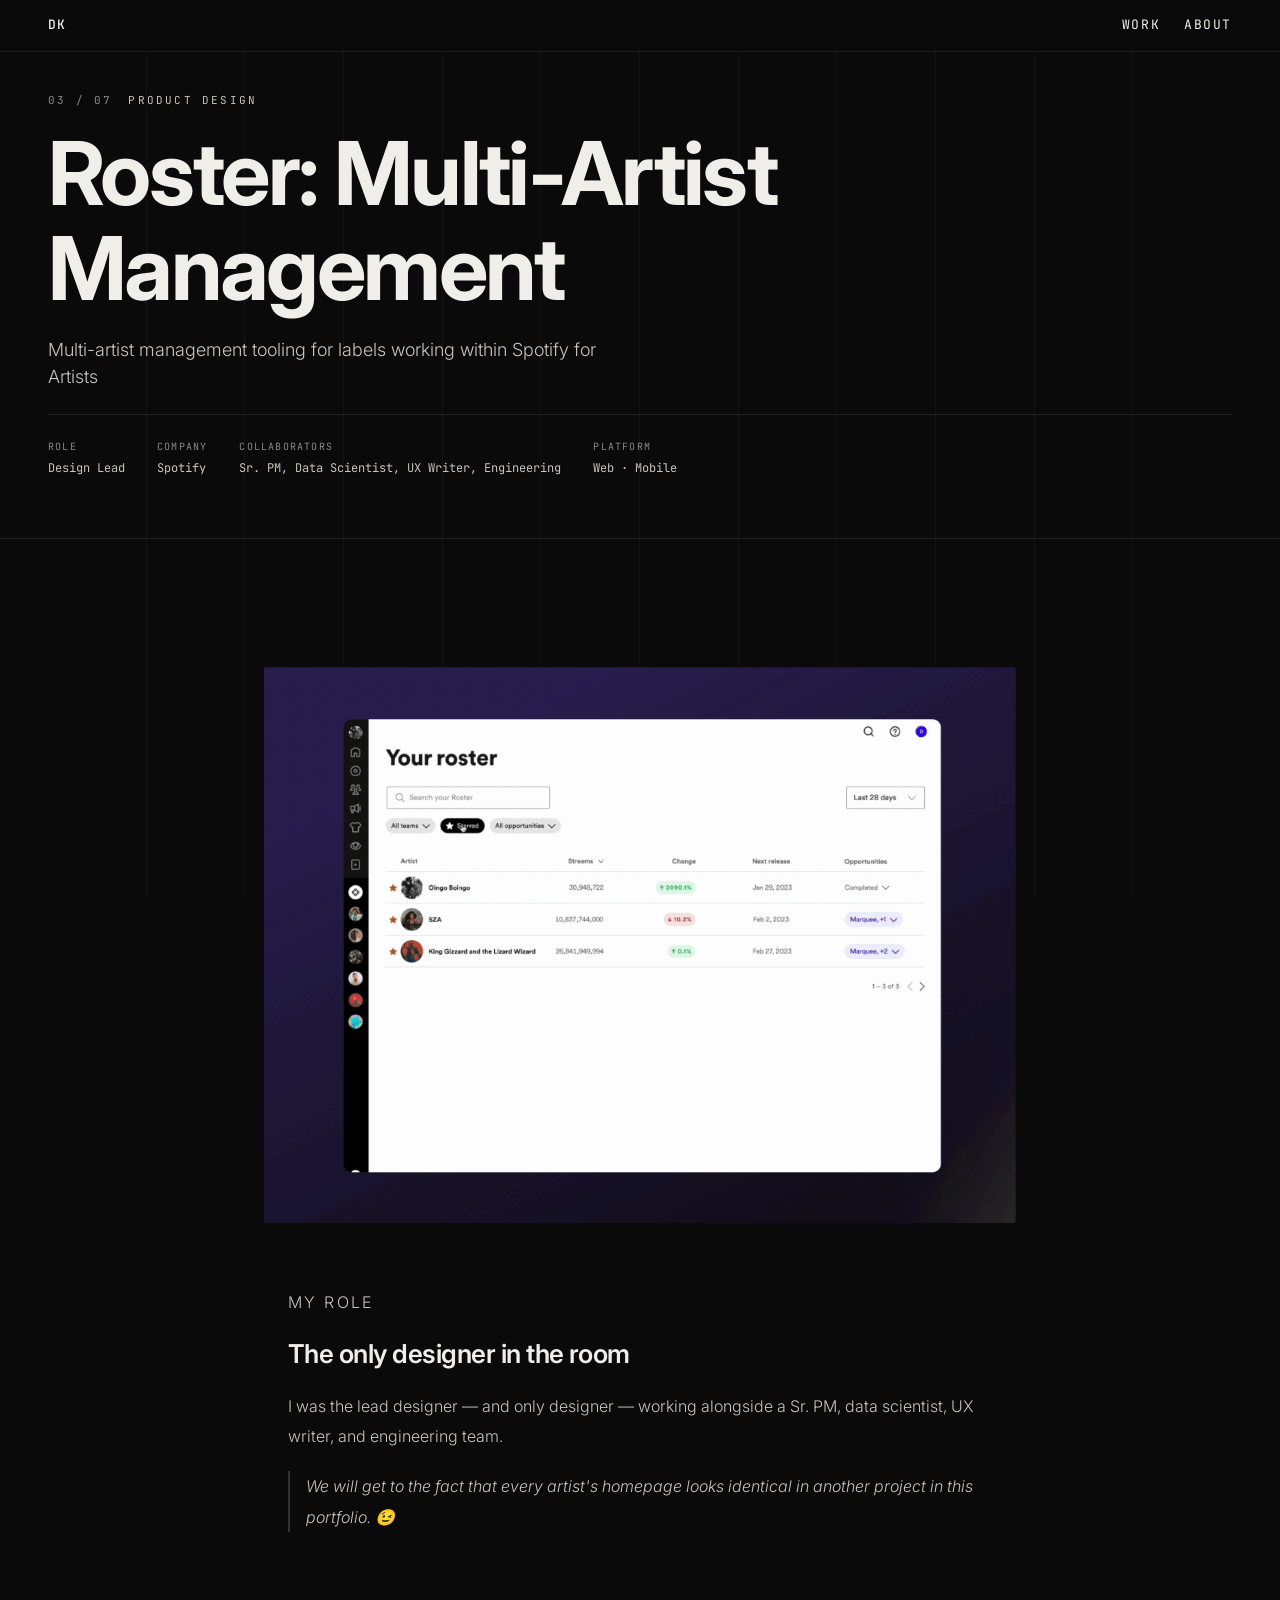
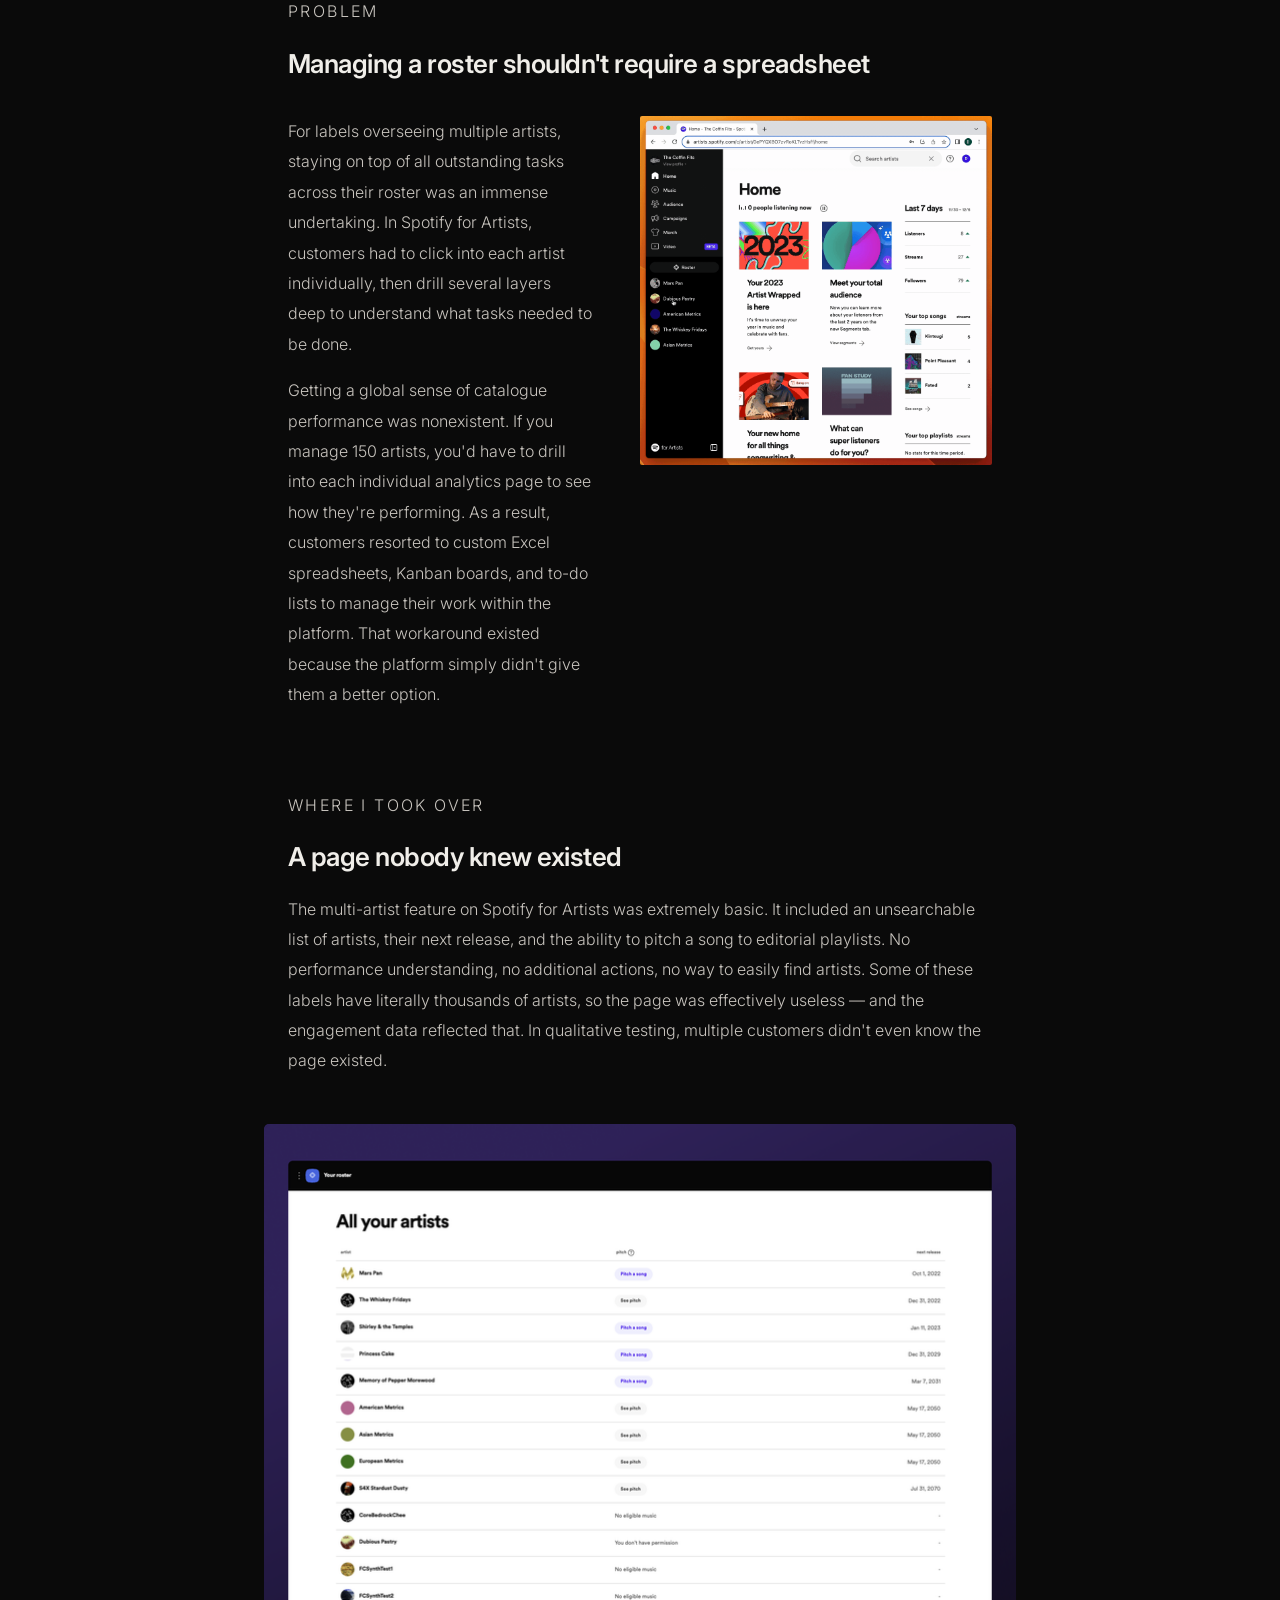
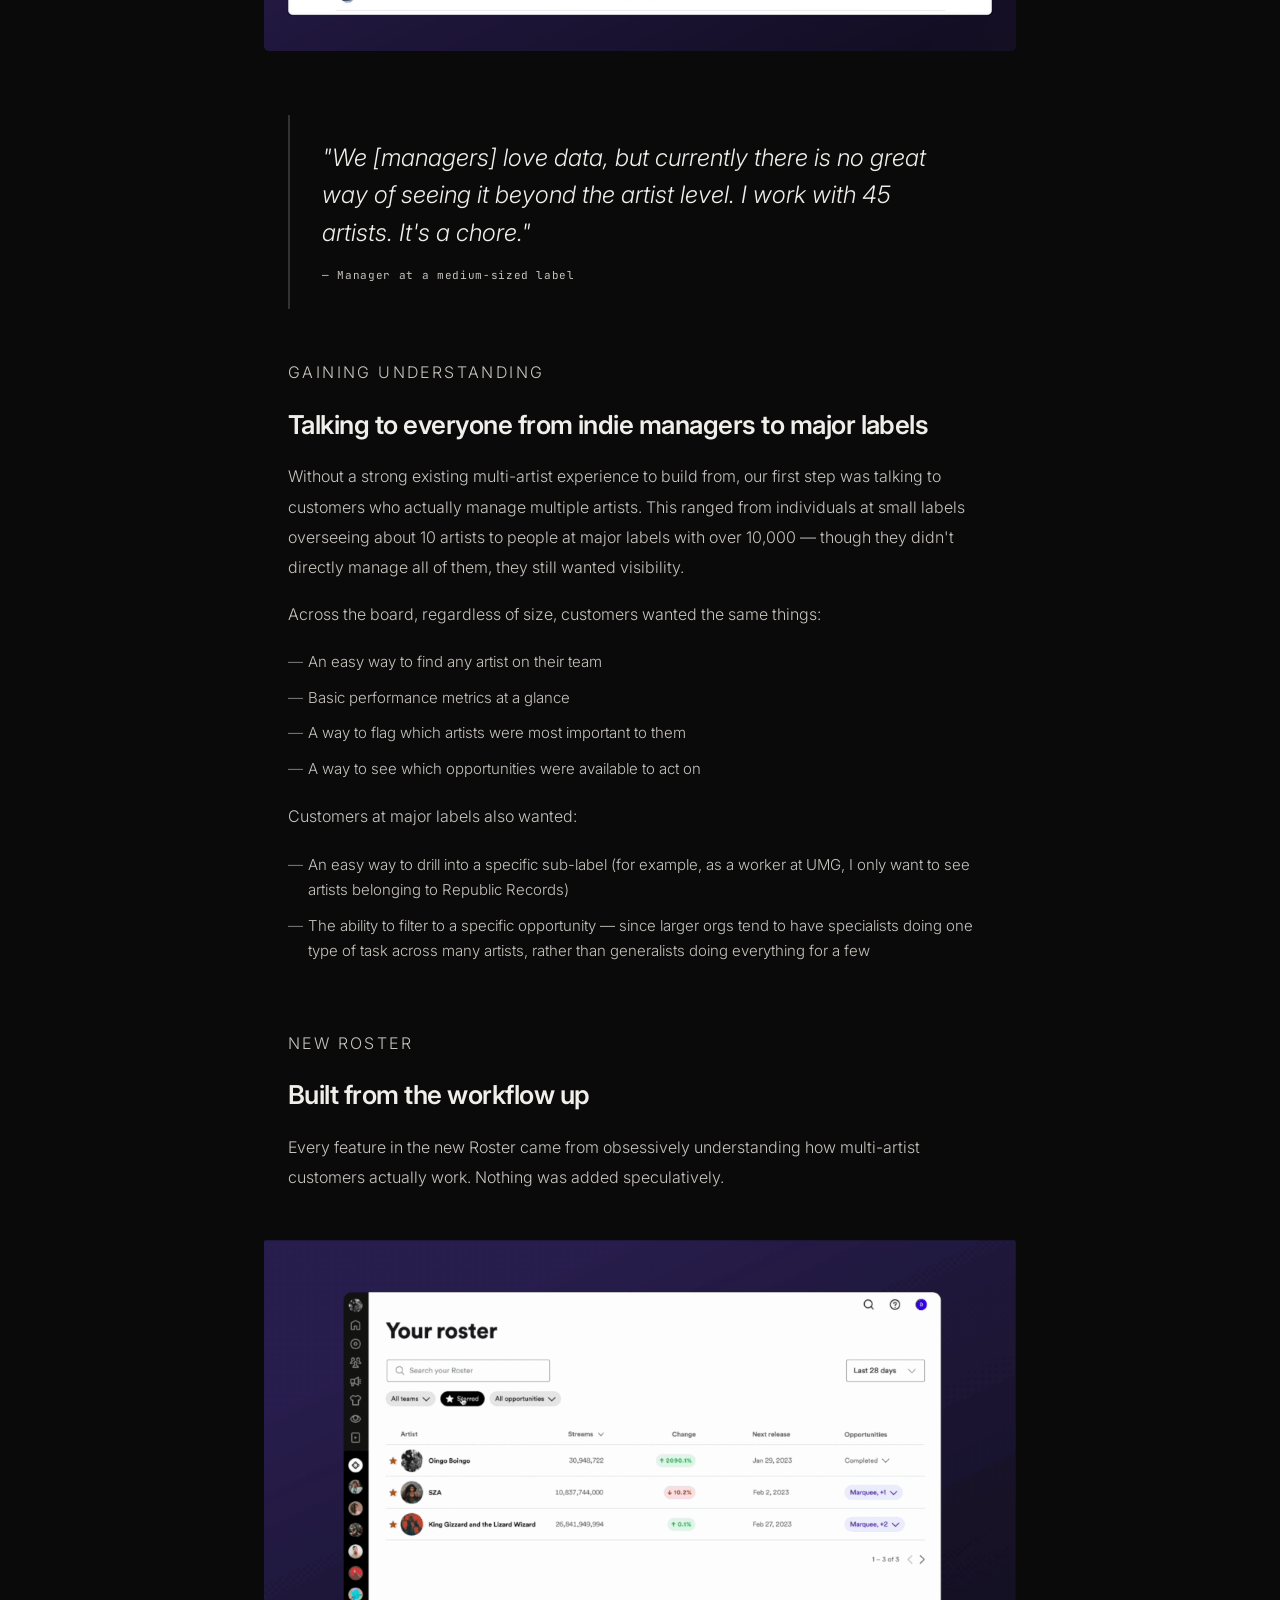
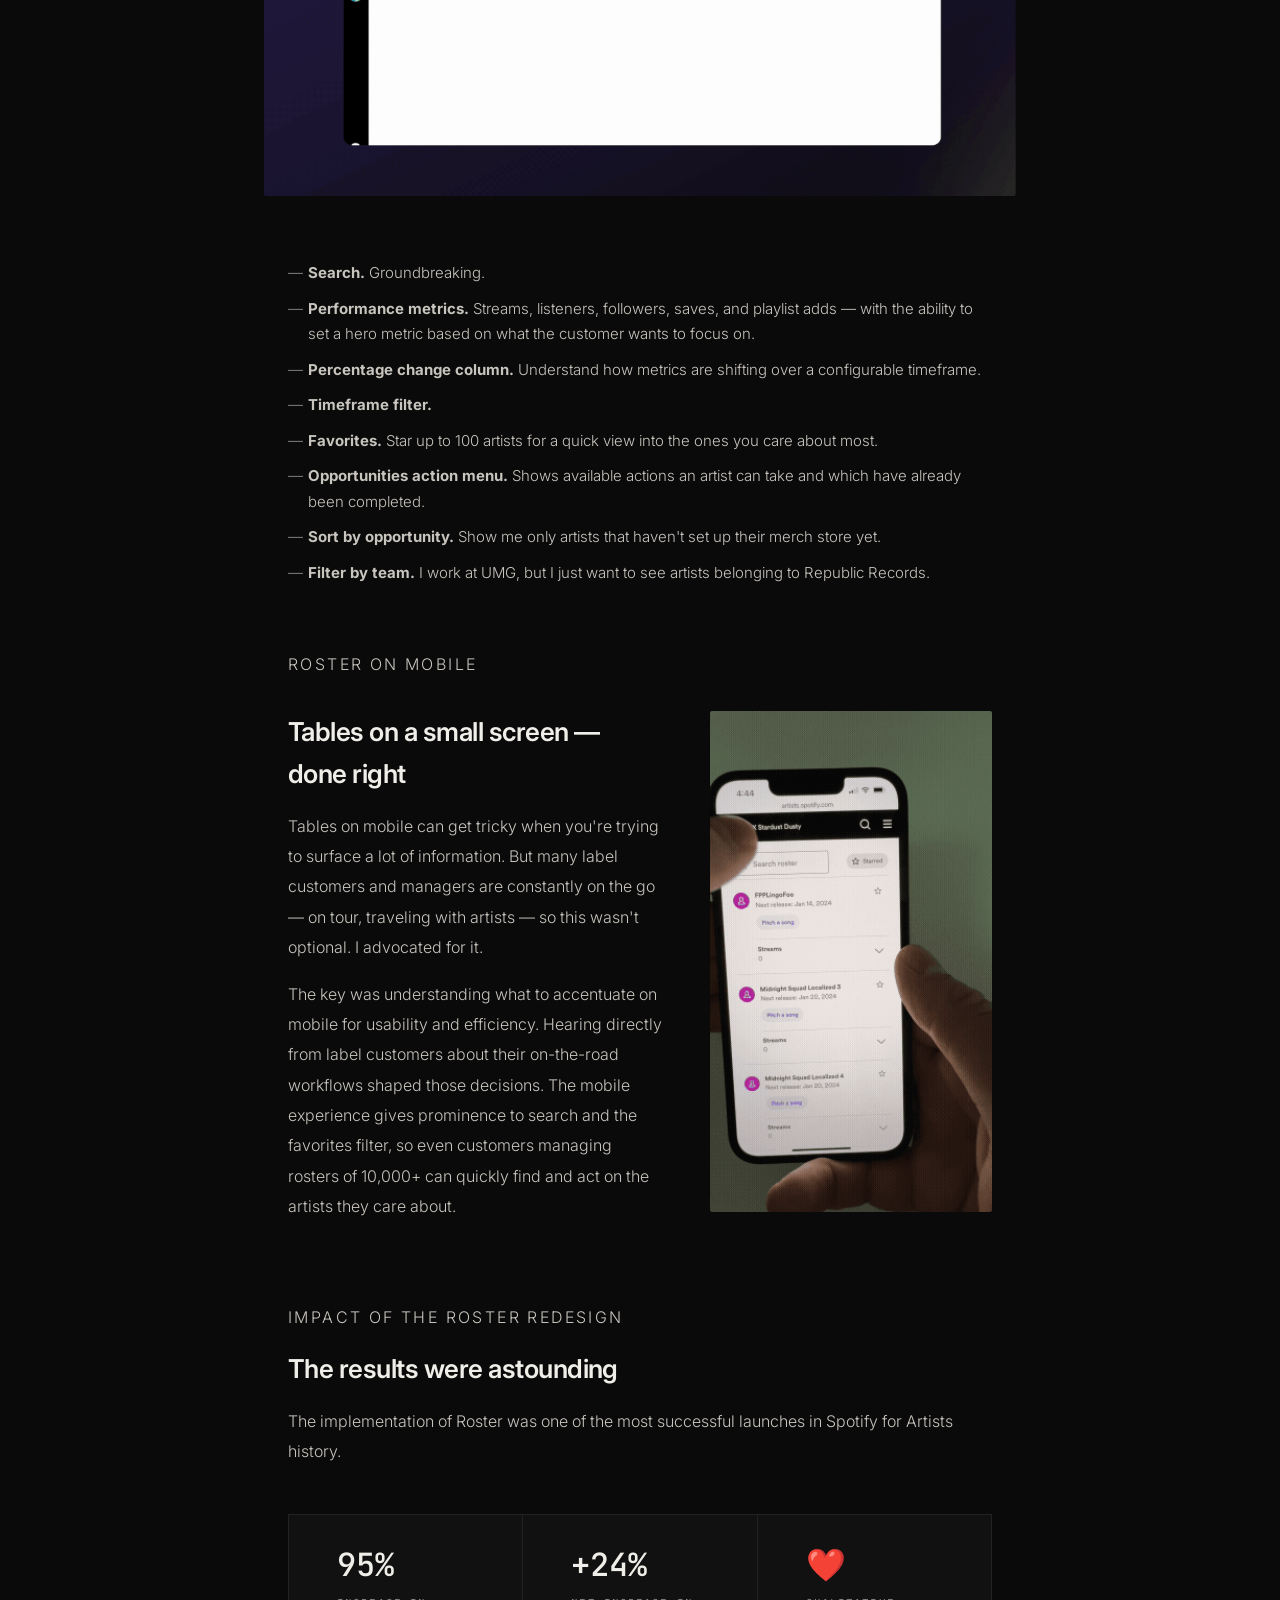
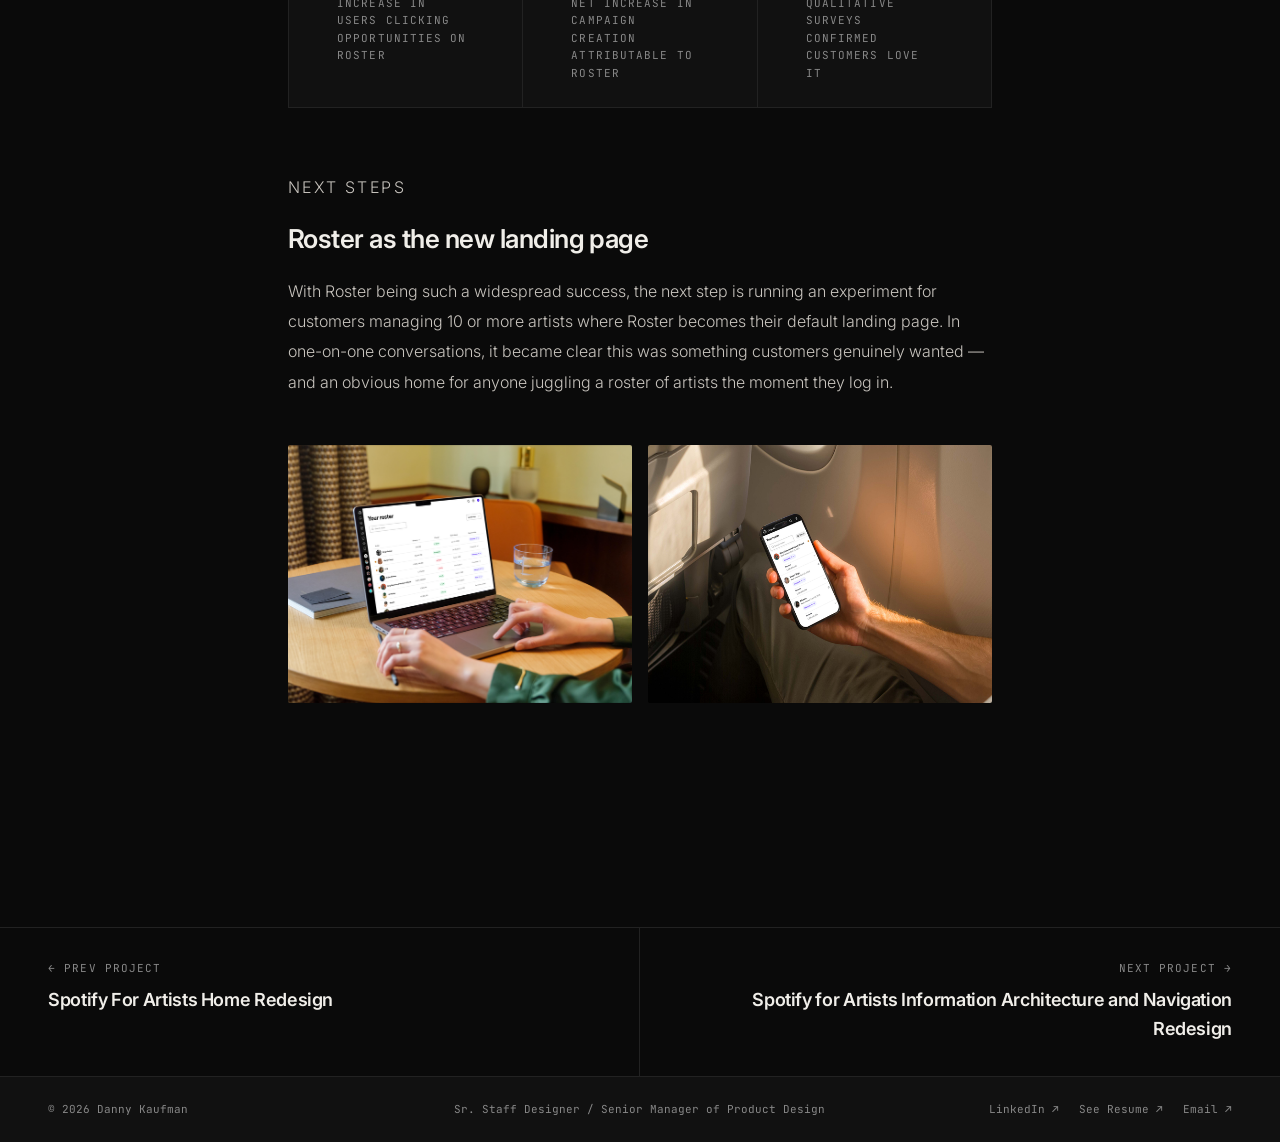
<file: work/03.html>
<!DOCTYPE html>
<html lang="en">
<head>
  <meta charset="UTF-8" />
  <meta name="viewport" content="width=device-width, initial-scale=1.0" />
  <title>Roster: Multi-Artist Management — Danny Kaufman</title>
  <meta name="description" content="Multi-artist management tooling for labels working within Spotify for Artists." />
  <link rel="preconnect" href="https://fonts.googleapis.com" />
  <link rel="preconnect" href="https://fonts.gstatic.com" crossorigin />
  <link href="https://fonts.googleapis.com/css2?family=JetBrains+Mono:wght@400;500&family=Inter:wght@300;400;500;600;700&display=swap" rel="stylesheet" />
  <link rel="icon" type="image/svg+xml" href="../images/favicon.svg" />
  <link rel="stylesheet" href="../css/style.css" />
</head>
<body>

  <!-- GRID OVERLAY -->
  <div class="grid-overlay" aria-hidden="true">
    <div></div><div></div><div></div><div></div>
    <div></div><div></div><div></div><div></div>
    <div></div><div></div><div></div><div></div>
  </div>

  <!-- NAVIGATION -->
  <header class="nav" role="banner">
    <a href="../index.html" class="nav-logo">DK</a>
    <div class="nav-title" data-text="ROSTER — MULTI-ARTIST MANAGEMENT">ROSTER — MULTI-ARTIST MANAGEMENT</div>
    <nav class="nav-links" role="navigation" aria-label="Main navigation">
      <a href="../work/01.html" class="active">WORK</a>
      <a href="../about.html">ABOUT</a>
    </nav>
    <button class="nav-hamburger" aria-label="Toggle mobile menu" aria-expanded="false">
      <span></span>
      <span></span>
      <span></span>
    </button>
  </header>

  <main>

    <!-- HERO -->
    <section class="cs-hero" aria-label="Project header">
      <p class="cs-eyebrow">
        <span class="cs-eyebrow-num">03 / 07</span>
        <span>Product Design</span>
      </p>
      <h1 class="cs-title">Roster: Multi-Artist<br />Management</h1>
      <p class="cs-subtitle">Multi-artist management tooling for labels working within Spotify for Artists</p>
      <div class="cs-meta">
        <div class="cs-meta-item">
          <span class="meta-label">Role</span>
          <span class="meta-value">Design Lead</span>
        </div>
        <div class="cs-meta-item">
          <span class="meta-label">Company</span>
          <span class="meta-value">Spotify</span>
        </div>
        <div class="cs-meta-item">
          <span class="meta-label">Collaborators</span>
          <span class="meta-value">Sr. PM, Data Scientist, UX Writer, Engineering</span>
        </div>
        <div class="cs-meta-item">
          <span class="meta-label">Platform</span>
          <span class="meta-value">Web · Mobile</span>
        </div>
      </div>
    </section>

    <!-- CONTENT -->
    <article class="cs-content">

      <div class="cs-hero-image reveal">
        <img src="../images/work/03/ROS.gif" alt="Roster: Multi-Artist Management" />
      </div>

      <!-- My Role -->
      <div class="cs-section reveal">
        <p class="cs-section-heading">My Role</p>
        <h2 class="cs-section-title">The only designer in the room</h2>
        <p>I was the lead designer — and only designer — working alongside a Sr. PM, data scientist, UX writer, and engineering team.</p>
        <p class="cs-aside">We will get to the fact that every artist's homepage looks identical in another project in this portfolio. 😉</p>
      </div>

      <!-- Problem -->
      <div class="cs-section reveal">
        <p class="cs-section-heading">Problem</p>
        <h2 class="cs-section-title">Managing a roster shouldn't require a spreadsheet</h2>
        <div class="cs-split cs-split--wide-image">
          <div class="cs-split-text">
            <p>For labels overseeing multiple artists, staying on top of all outstanding tasks across their roster was an immense undertaking. In Spotify for Artists, customers had to click into each artist individually, then drill several layers deep to understand what tasks needed to be done.</p>
            <p>Getting a global sense of catalogue performance was nonexistent. If you manage 150 artists, you'd have to drill into each individual analytics page to see how they're performing. As a result, customers resorted to custom Excel spreadsheets, Kanban boards, and to-do lists to manage their work within the platform. That workaround existed because the platform simply didn't give them a better option.</p>
          </div>
          <div class="cs-split-image">
            <img src="../images/work/03/multi+artist+problem+gif.gif" alt="The problem with multi-artist management in Spotify for Artists" />
          </div>
        </div>
      </div>

      <!-- Where I Took Over -->
      <div class="cs-section reveal">
        <p class="cs-section-heading">Where I Took Over</p>
        <h2 class="cs-section-title">A page nobody knew existed</h2>
        <p>The multi-artist feature on Spotify for Artists was extremely basic. It included an unsearchable list of artists, their next release, and the ability to pitch a song to editorial playlists. No performance understanding, no additional actions, no way to easily find artists. Some of these labels have literally thousands of artists, so the page was effectively useless — and the engagement data reflected that. In qualitative testing, multiple customers didn't even know the page existed.</p>
        <div class="cs-hero-image">
          <img src="../images/work/03/old roster.webp" alt="The old Spotify for Artists roster page" />
        </div>
      </div>

      <blockquote class="cs-quote reveal">
        <p>"We [managers] love data, but currently there is no great way of seeing it beyond the artist level. I work with 45 artists. It's a chore."</p>
        <cite>— Manager at a medium-sized label</cite>
      </blockquote>

      <!-- Research -->
      <div class="cs-section reveal">
        <p class="cs-section-heading">Gaining Understanding</p>
        <h2 class="cs-section-title">Talking to everyone from indie managers to major labels</h2>
        <p>Without a strong existing multi-artist experience to build from, our first step was talking to customers who actually manage multiple artists. This ranged from individuals at small labels overseeing about 10 artists to people at major labels with over 10,000 — though they didn't directly manage all of them, they still wanted visibility.</p>
        <p>Across the board, regardless of size, customers wanted the same things:</p>
        <ul class="cs-list">
          <li>An easy way to find any artist on their team</li>
          <li>Basic performance metrics at a glance</li>
          <li>A way to flag which artists were most important to them</li>
          <li>A way to see which opportunities were available to act on</li>
        </ul>
        <p>Customers at major labels also wanted:</p>
        <ul class="cs-list">
          <li>An easy way to drill into a specific sub-label (for example, as a worker at UMG, I only want to see artists belonging to Republic Records)</li>
          <li>The ability to filter to a specific opportunity — since larger orgs tend to have specialists doing one type of task across many artists, rather than generalists doing everything for a few</li>
        </ul>
      </div>

      <!-- New Roster -->
      <div class="cs-section reveal">
        <p class="cs-section-heading">New Roster</p>
        <h2 class="cs-section-title">Built from the workflow up</h2>
        <p>Every feature in the new Roster came from obsessively understanding how multi-artist customers actually work. Nothing was added speculatively.</p>
        <div class="cs-hero-image">
          <img src="../images/work/03/ROS.gif" alt="New Roster feature" />
        </div>
        <ul class="cs-list">
          <li><strong>Search.</strong> Groundbreaking.</li>
          <li><strong>Performance metrics.</strong> Streams, listeners, followers, saves, and playlist adds — with the ability to set a hero metric based on what the customer wants to focus on.</li>
          <li><strong>Percentage change column.</strong> Understand how metrics are shifting over a configurable timeframe.</li>
          <li><strong>Timeframe filter.</strong></li>
          <li><strong>Favorites.</strong> Star up to 100 artists for a quick view into the ones you care about most.</li>
          <li><strong>Opportunities action menu.</strong> Shows available actions an artist can take and which have already been completed.</li>
          <li><strong>Sort by opportunity.</strong> Show me only artists that haven't set up their merch store yet.</li>
          <li><strong>Filter by team.</strong> I work at UMG, but I just want to see artists belonging to Republic Records.</li>
        </ul>
      </div>

      <!-- Mobile -->
      <div class="cs-section reveal">
        <p class="cs-section-heading">Roster on Mobile</p>
        <div class="cs-split cs-split--wide-image">
          <div class="cs-split-text">
            <h2 class="cs-section-title">Tables on a small screen — done right</h2>
            <p>Tables on mobile can get tricky when you're trying to surface a lot of information. But many label customers and managers are constantly on the go — on tour, traveling with artists — so this wasn't optional. I advocated for it.</p>
            <p>The key was understanding what to accentuate on mobile for usability and efficiency. Hearing directly from label customers about their on-the-road workflows shaped those decisions. The mobile experience gives prominence to search and the favorites filter, so even customers managing rosters of 10,000+ can quickly find and act on the artists they care about.</p>
          </div>
          <div class="cs-split-image" style="flex-basis: 40%;">
            <img src="../images/work/03/mobile+roster.gif" alt="Roster on mobile" />
          </div>
        </div>
      </div>

      <!-- Impact -->
      <div class="cs-section reveal">
        <p class="cs-section-heading">Impact of the Roster Redesign</p>
        <h2 class="cs-section-title">The results were astounding</h2>
        <p>The implementation of Roster was one of the most successful launches in Spotify for Artists history.</p>
        <div class="cs-stats">
          <div class="cs-stat">
            <div class="stat-value">95%</div>
            <div class="stat-label">Increase in users clicking opportunities on Roster</div>
          </div>
          <div class="cs-stat">
            <div class="stat-value">+24%</div>
            <div class="stat-label">NET increase in campaign creation attributable to Roster</div>
          </div>
          <div class="cs-stat">
            <div class="stat-value">❤️</div>
            <div class="stat-label">Qualitative surveys confirmed customers love it</div>
          </div>
        </div>
      </div>

      <!-- Next Steps -->
      <div class="cs-section reveal">
        <p class="cs-section-heading">Next Steps</p>
        <h2 class="cs-section-title">Roster as the new landing page</h2>
        <p>With Roster being such a widespread success, the next step is running an experiment for customers managing 10 or more artists where Roster becomes their default landing page. In one-on-one conversations, it became clear this was something customers genuinely wanted — and an obvious home for anyone juggling a roster of artists the moment they log in.</p>
        <div class="cs-image-pair">
          <img src="../images/work/03/Female+in+the+office+working+on+a+MacBook+mockup+(Mockuuups+Studio).webp" alt="Roster on desktop" />
          <img src="../images/work/03/Free+iPhone+14+Pro+on+a+Plane+Mockup+(Mockuuups+Studio).webp" alt="Roster on mobile" />
        </div>
      </div>

    </article>

  </main>

  <!-- CASE NAV -->
  <nav class="cs-nav" aria-label="Project navigation">
    <a href="02.html" class="cs-nav-prev">
      <span class="cs-nav-label">← Prev Project</span>
      <span class="cs-nav-title">Spotify For Artists Home Redesign</span>
    </a>
    <a href="04.html" class="cs-nav-next">
      <span class="cs-nav-label">Next Project →</span>
      <span class="cs-nav-title">Spotify for Artists Information Architecture and Navigation Redesign</span>
    </a>
  </nav>

  <!-- FOOTER -->
  <footer class="footer" role="contentinfo">
    <div class="footer-left">© 2026 Danny Kaufman</div>
    <div class="footer-center">Sr. Staff Designer / Senior Manager of Product Design</div>
    <div class="footer-right">
      <a href="https://www.linkedin.com/in/dkaufmandesign" target="_blank" rel="noopener noreferrer">LinkedIn ↗</a>
      <a href="https://docs.google.com/document/d/1cFw7iitmg4NxyIukht40D1b1F4j-mNTjfK_ediBpE4A/edit?usp=sharing" target="_blank" rel="noopener noreferrer">See Resume ↗</a>
      <a href="mailto:dkaufmandesign@gmail.com">Email ↗</a>
    </div>
  </footer>

  <script src="../js/main.js"></script>
</body>
</html>
</file>
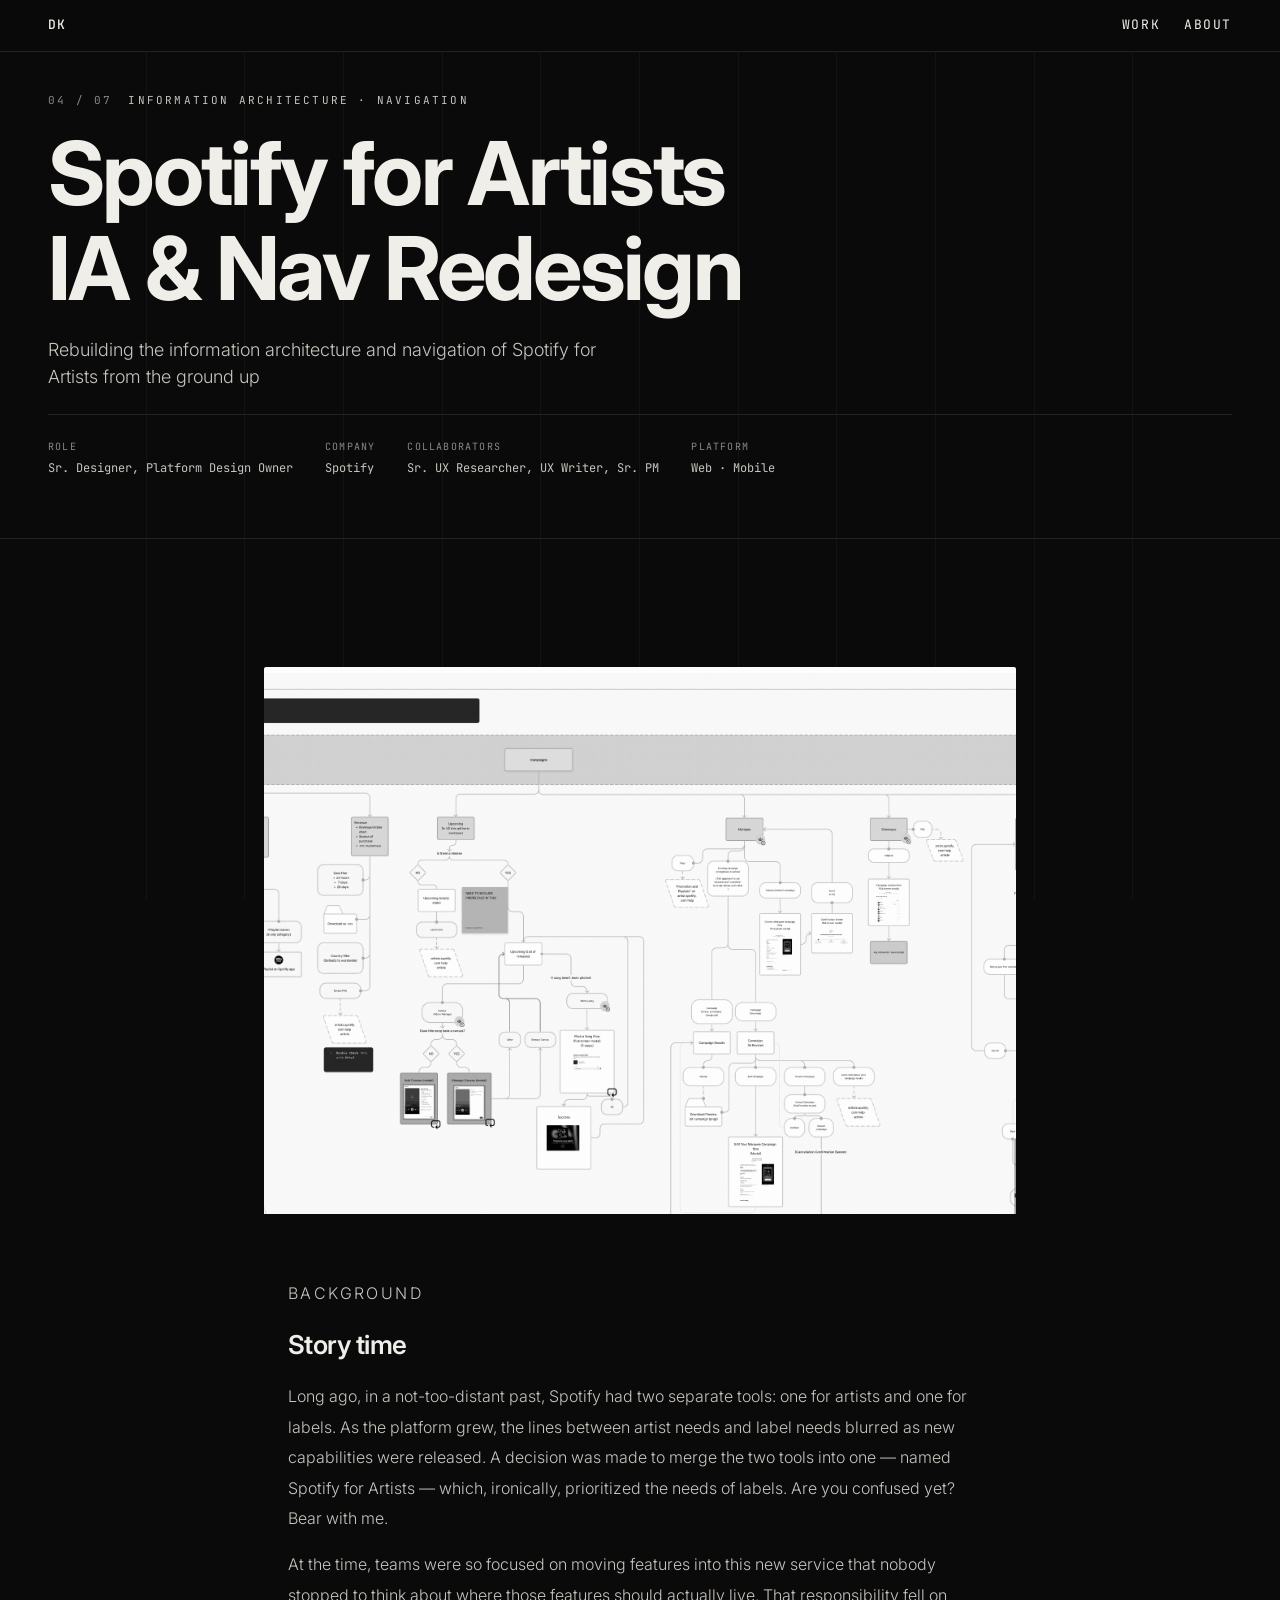
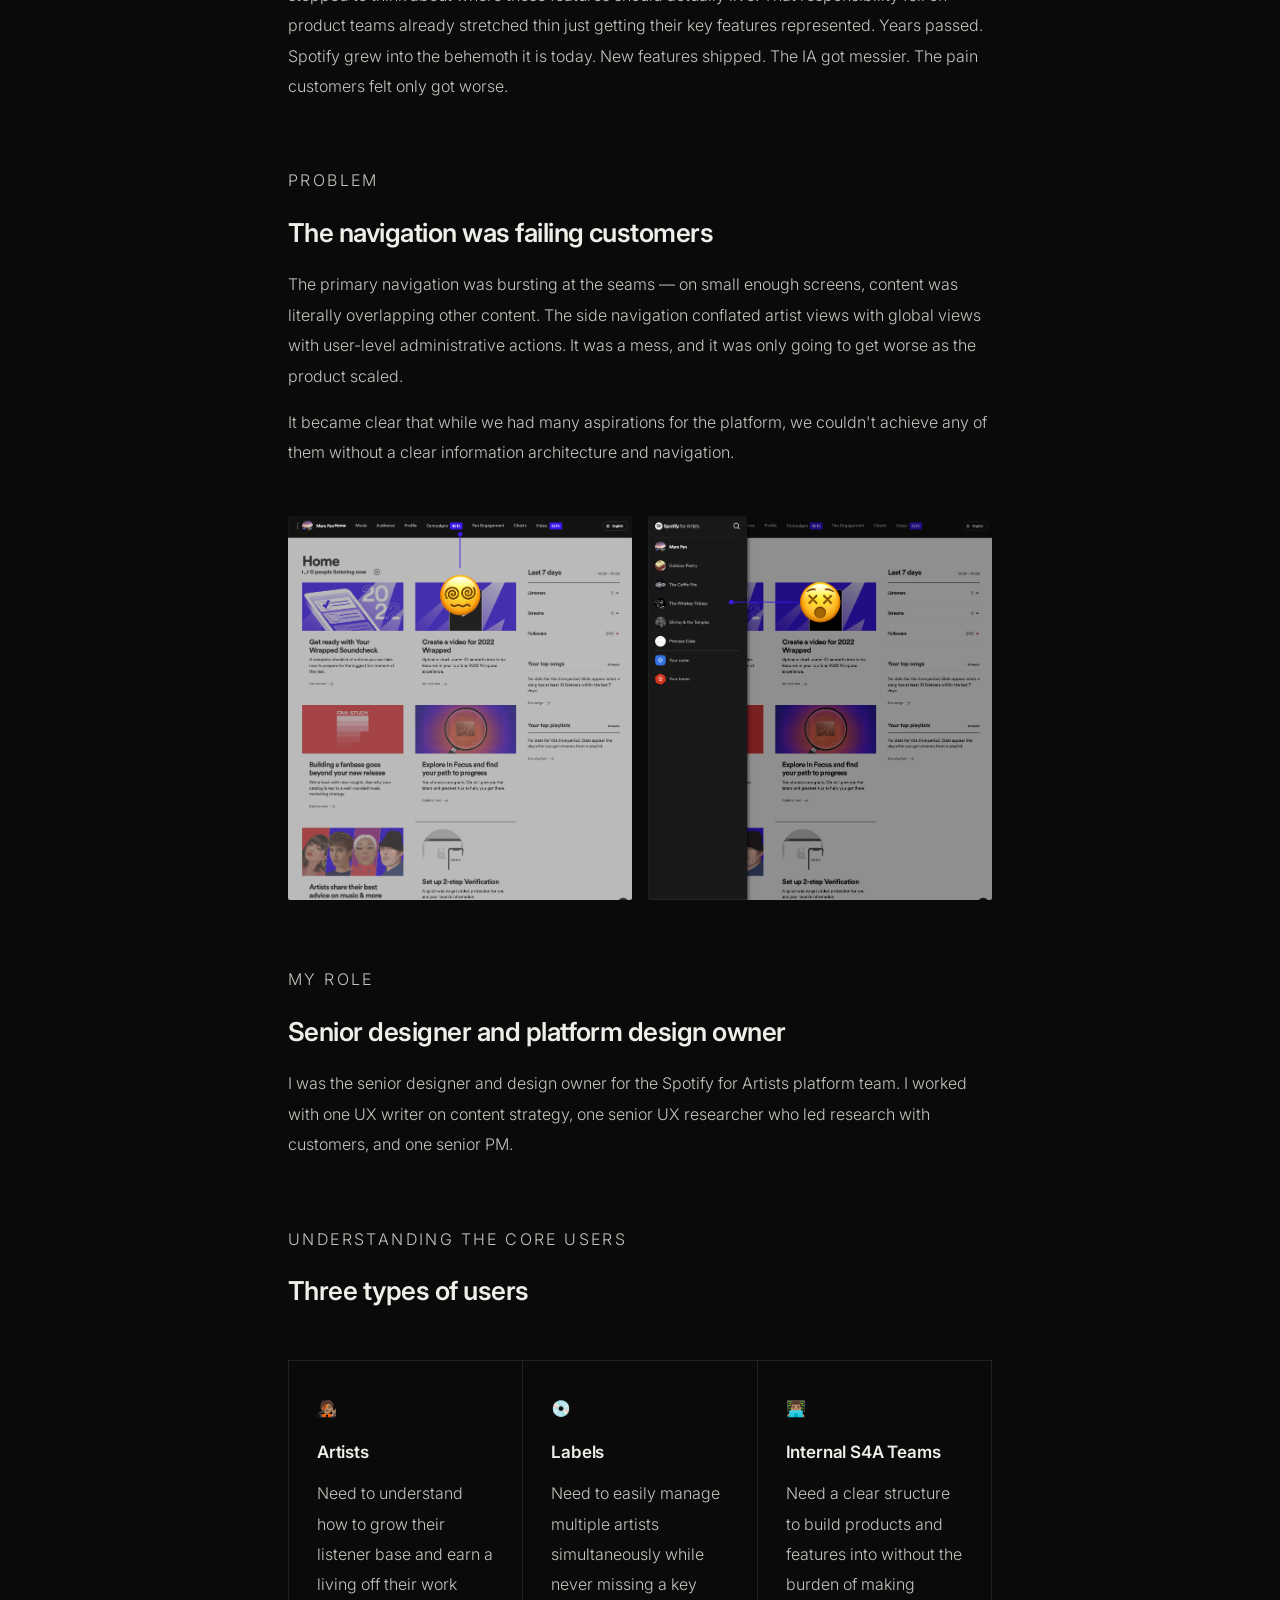
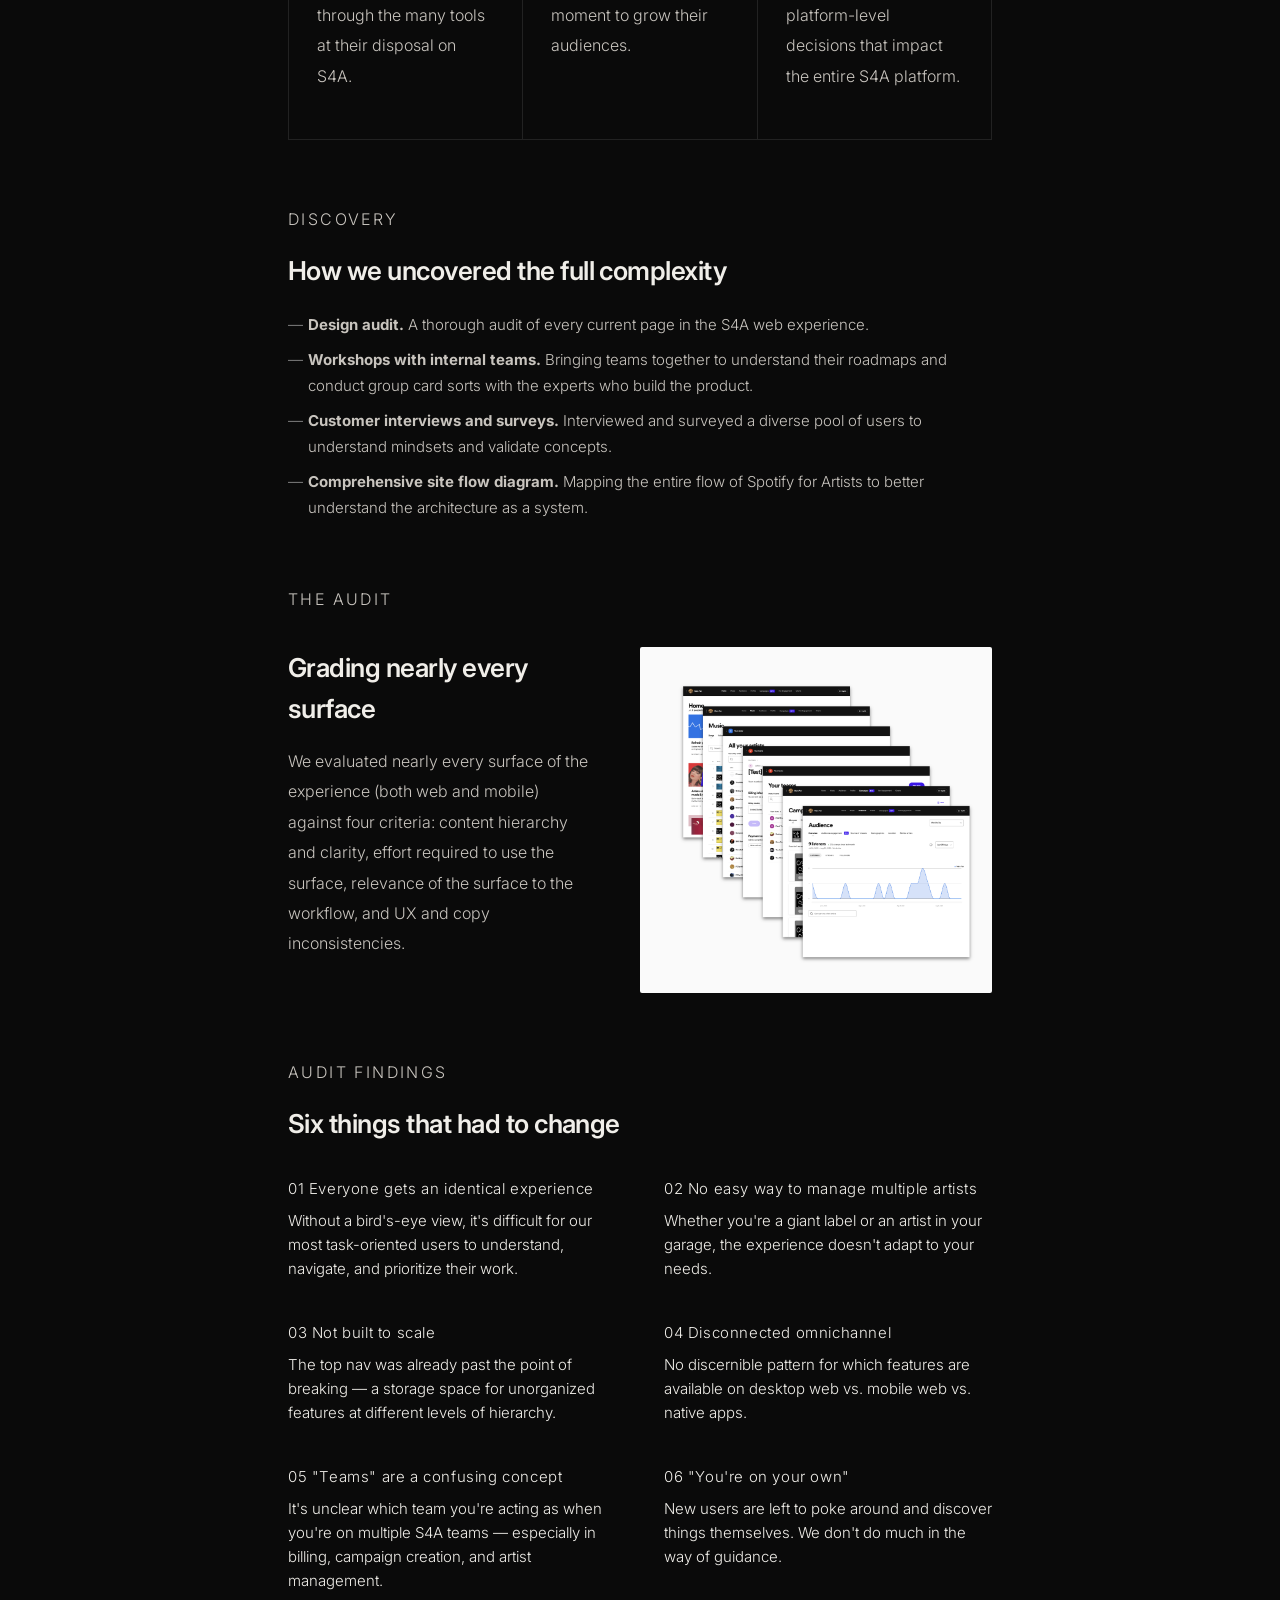
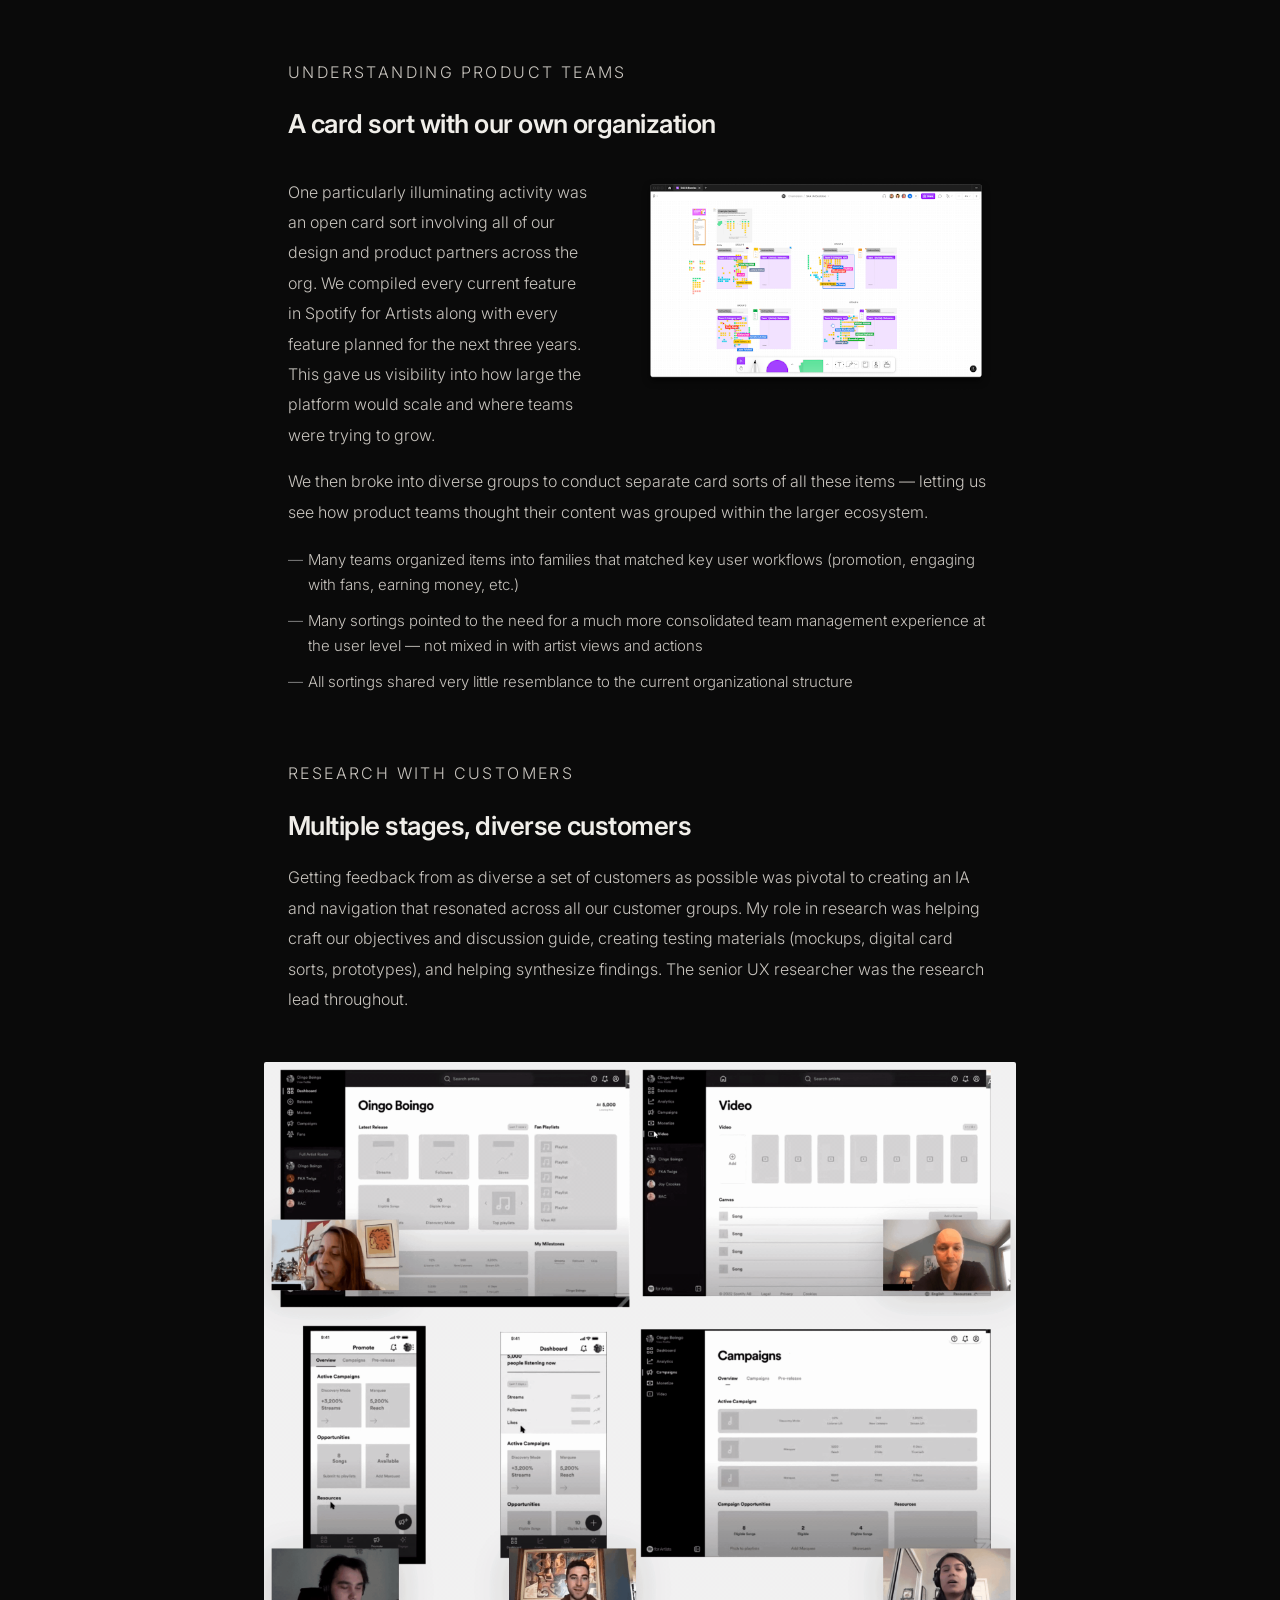
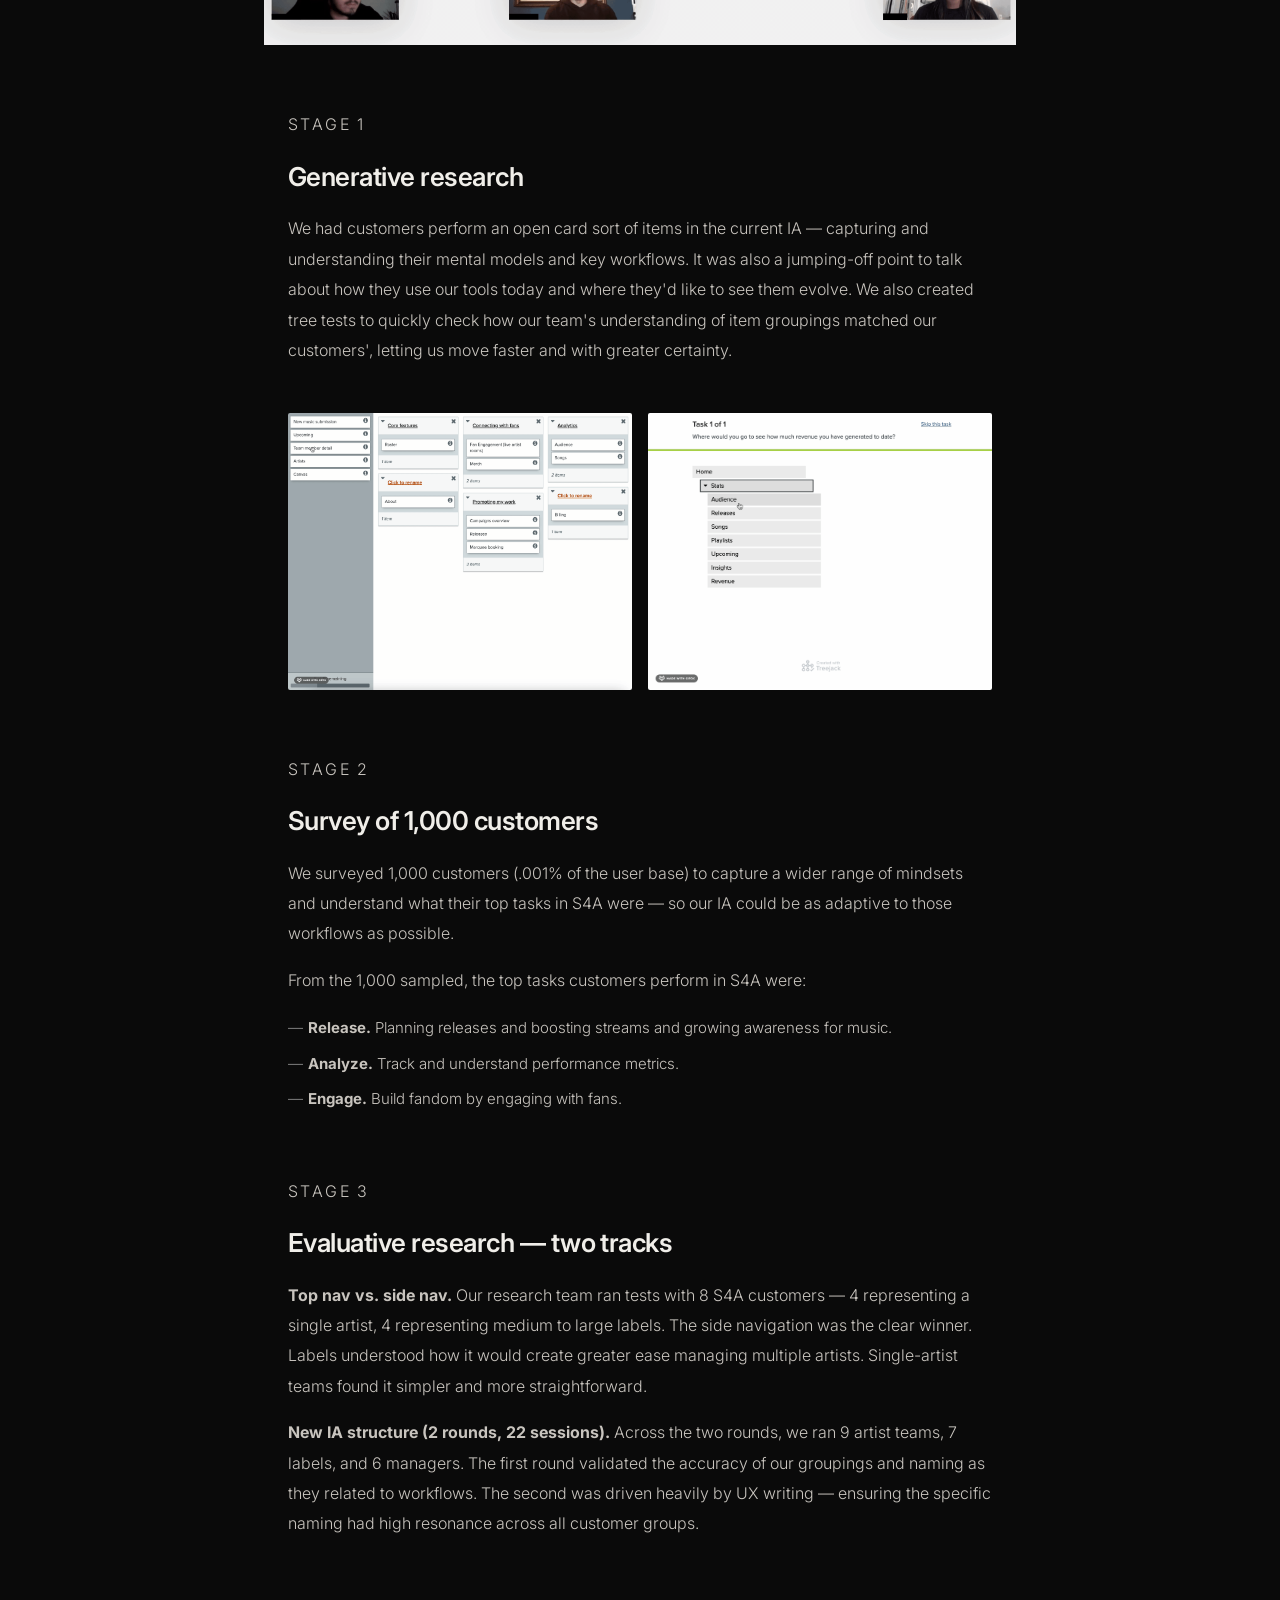
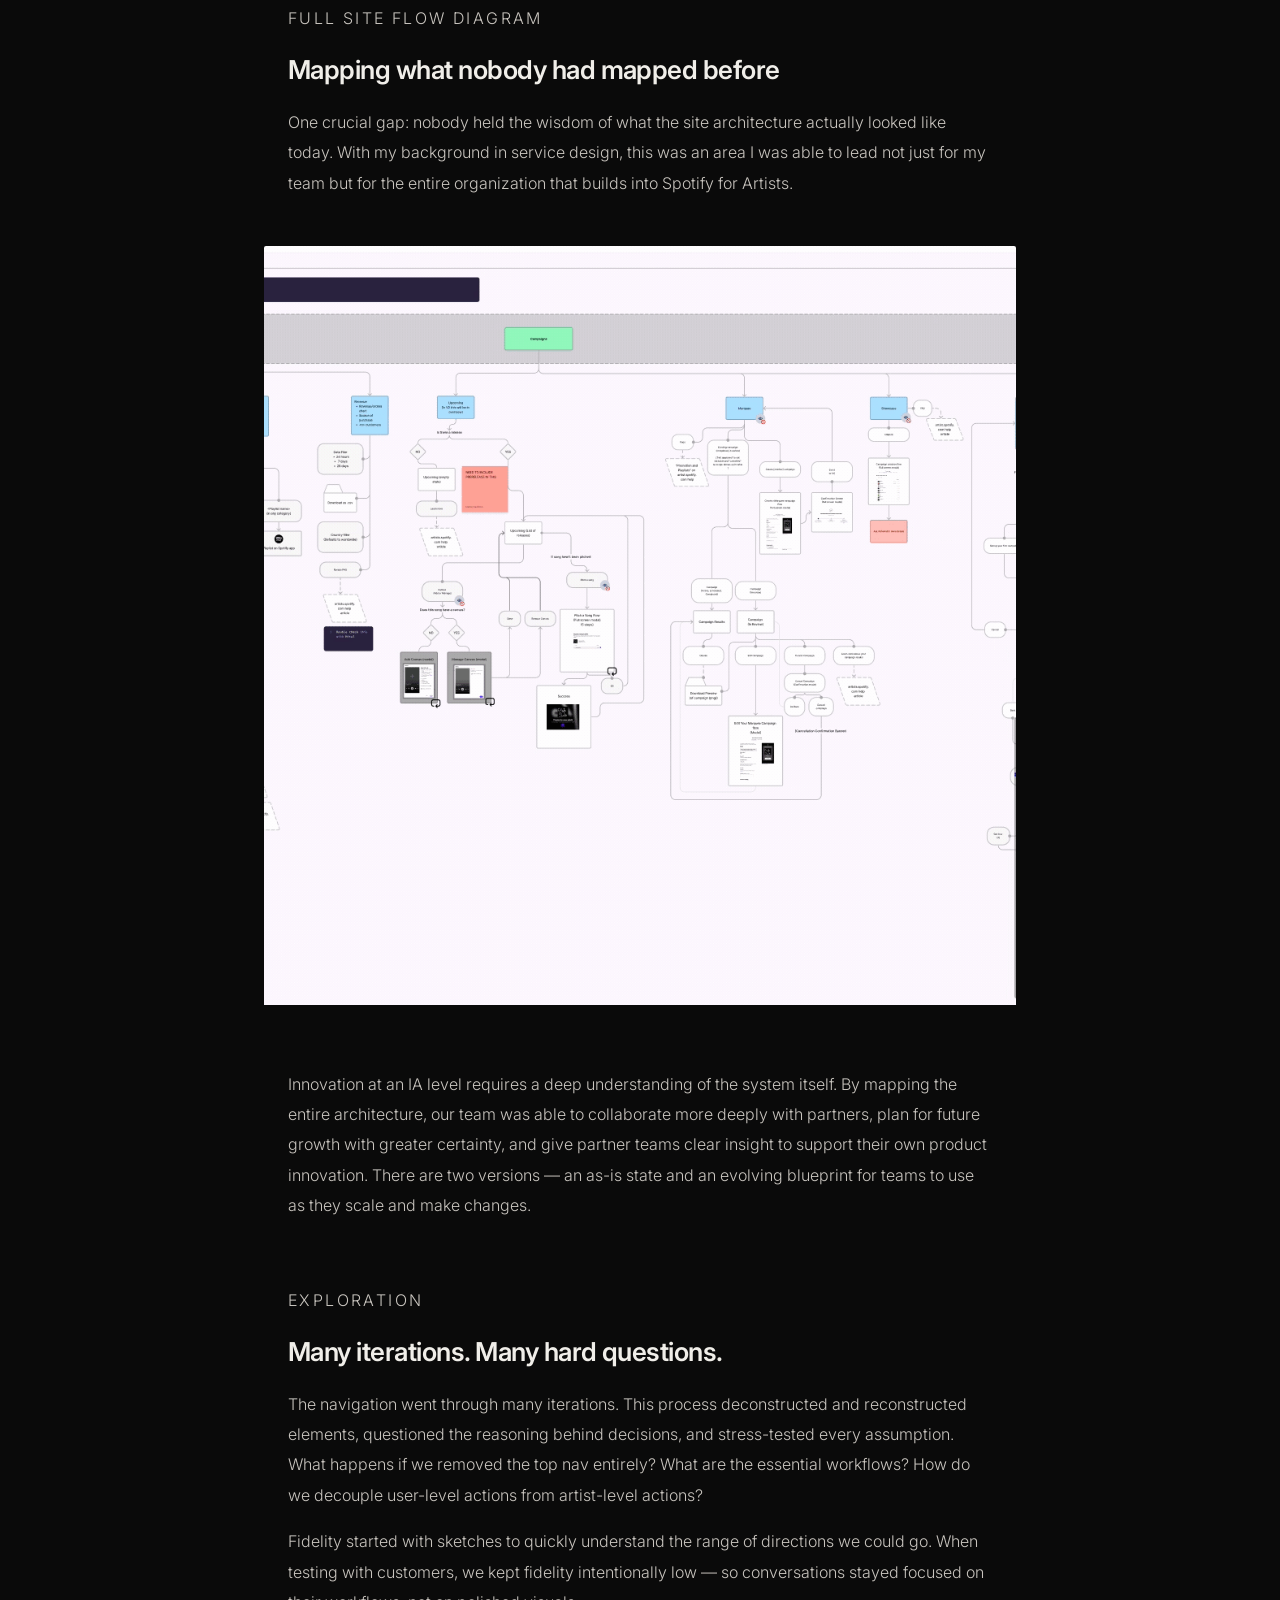
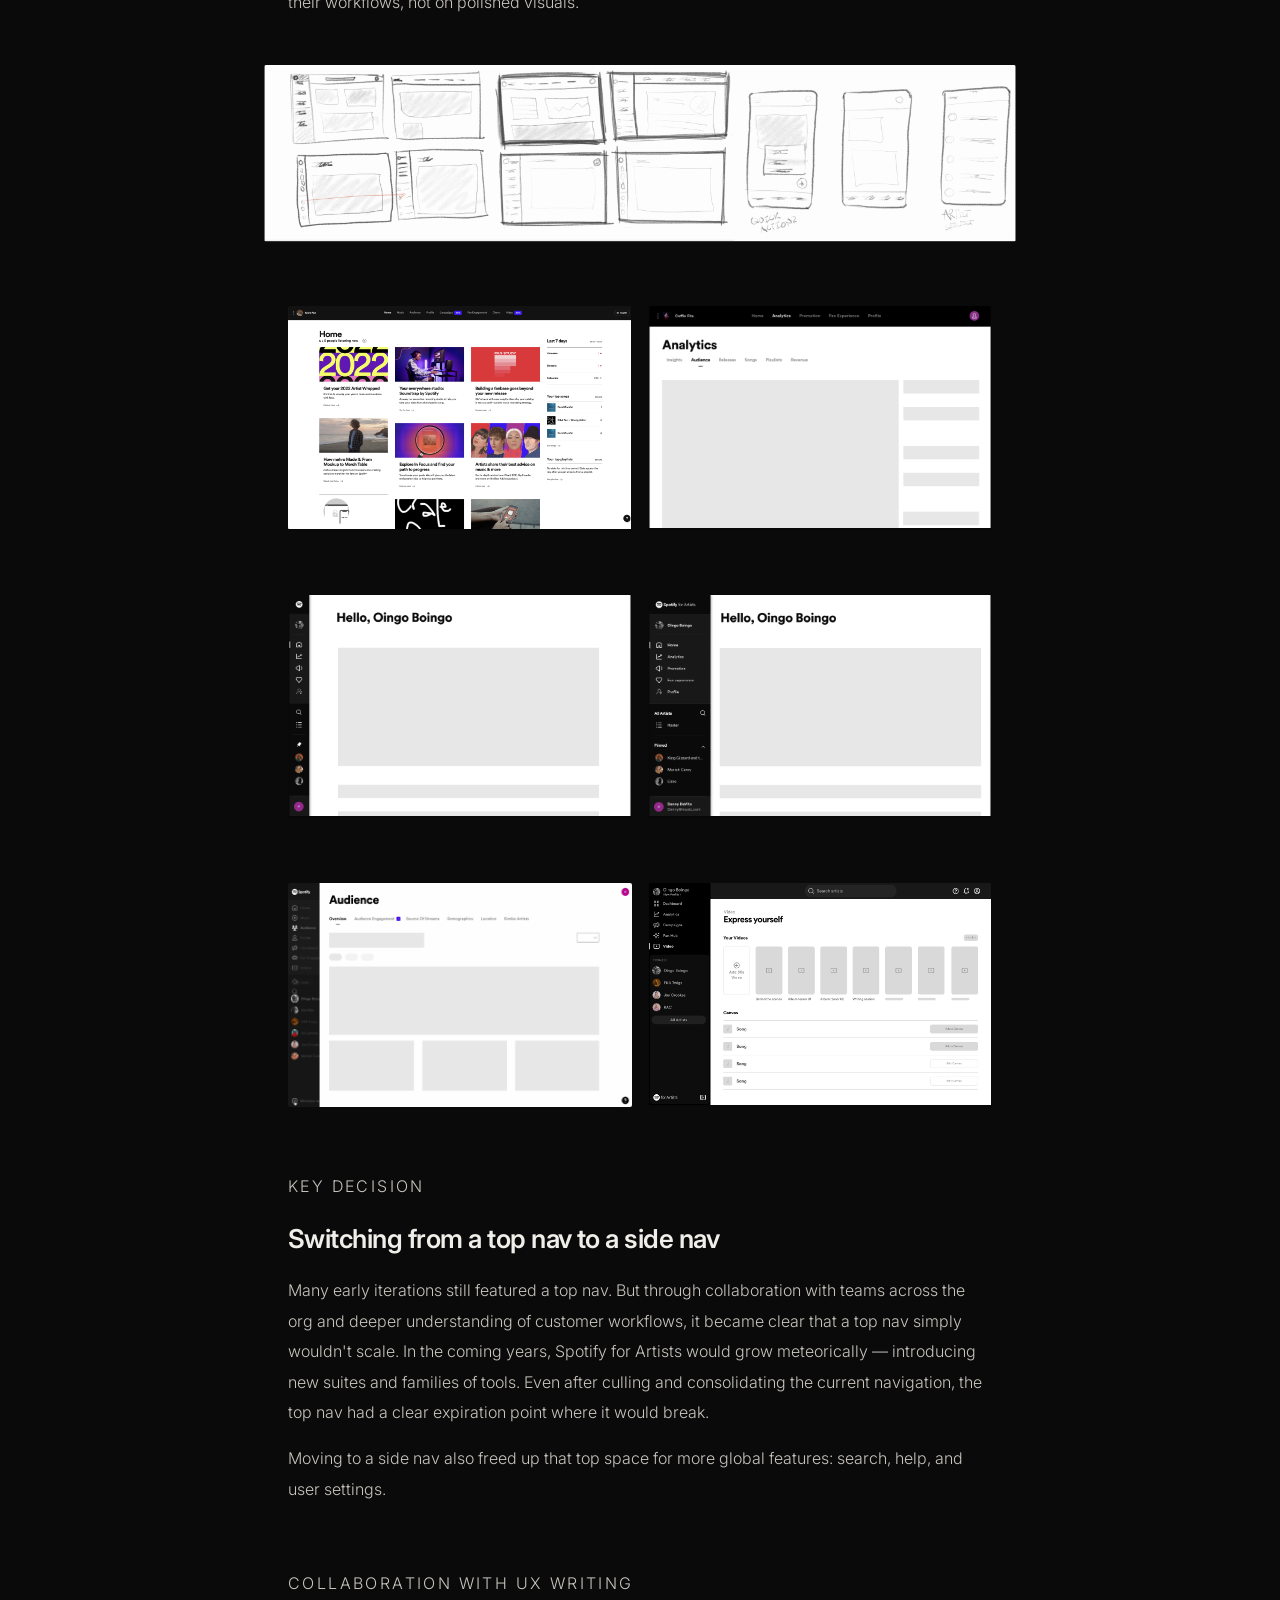
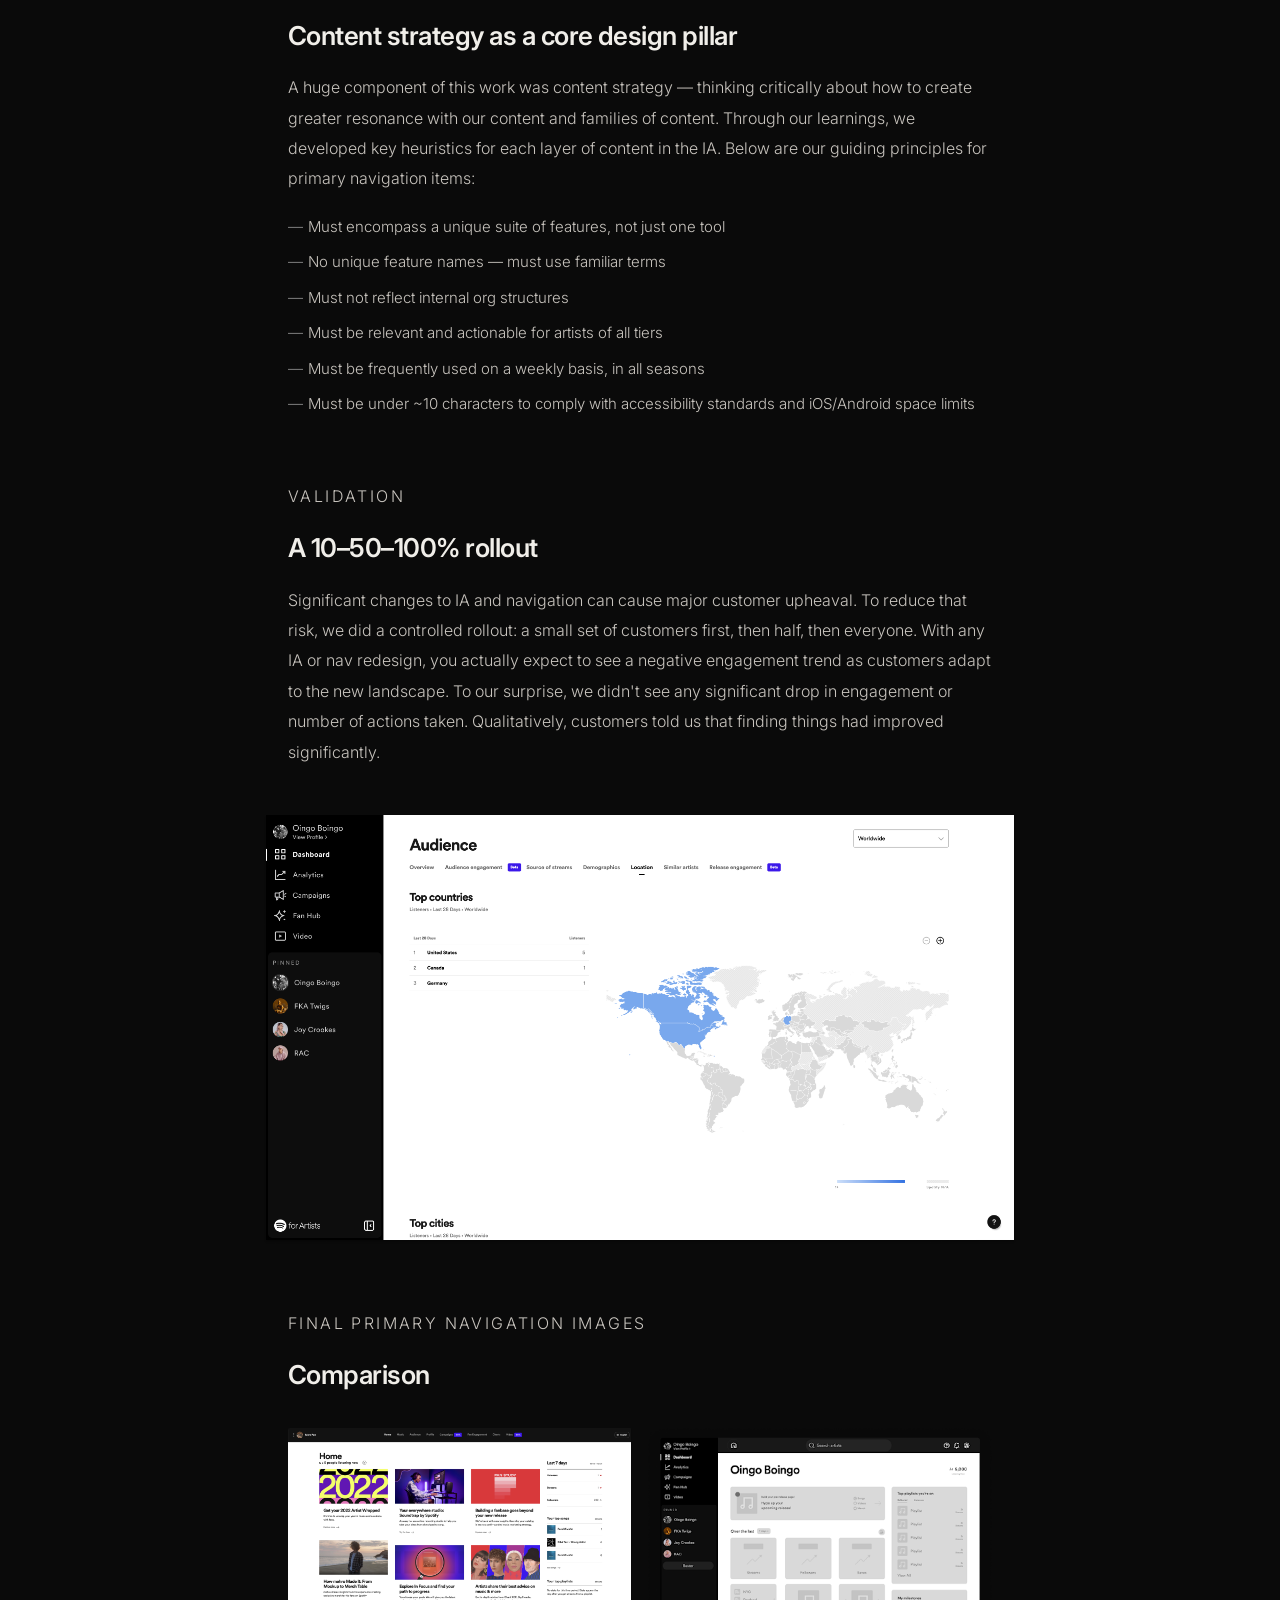
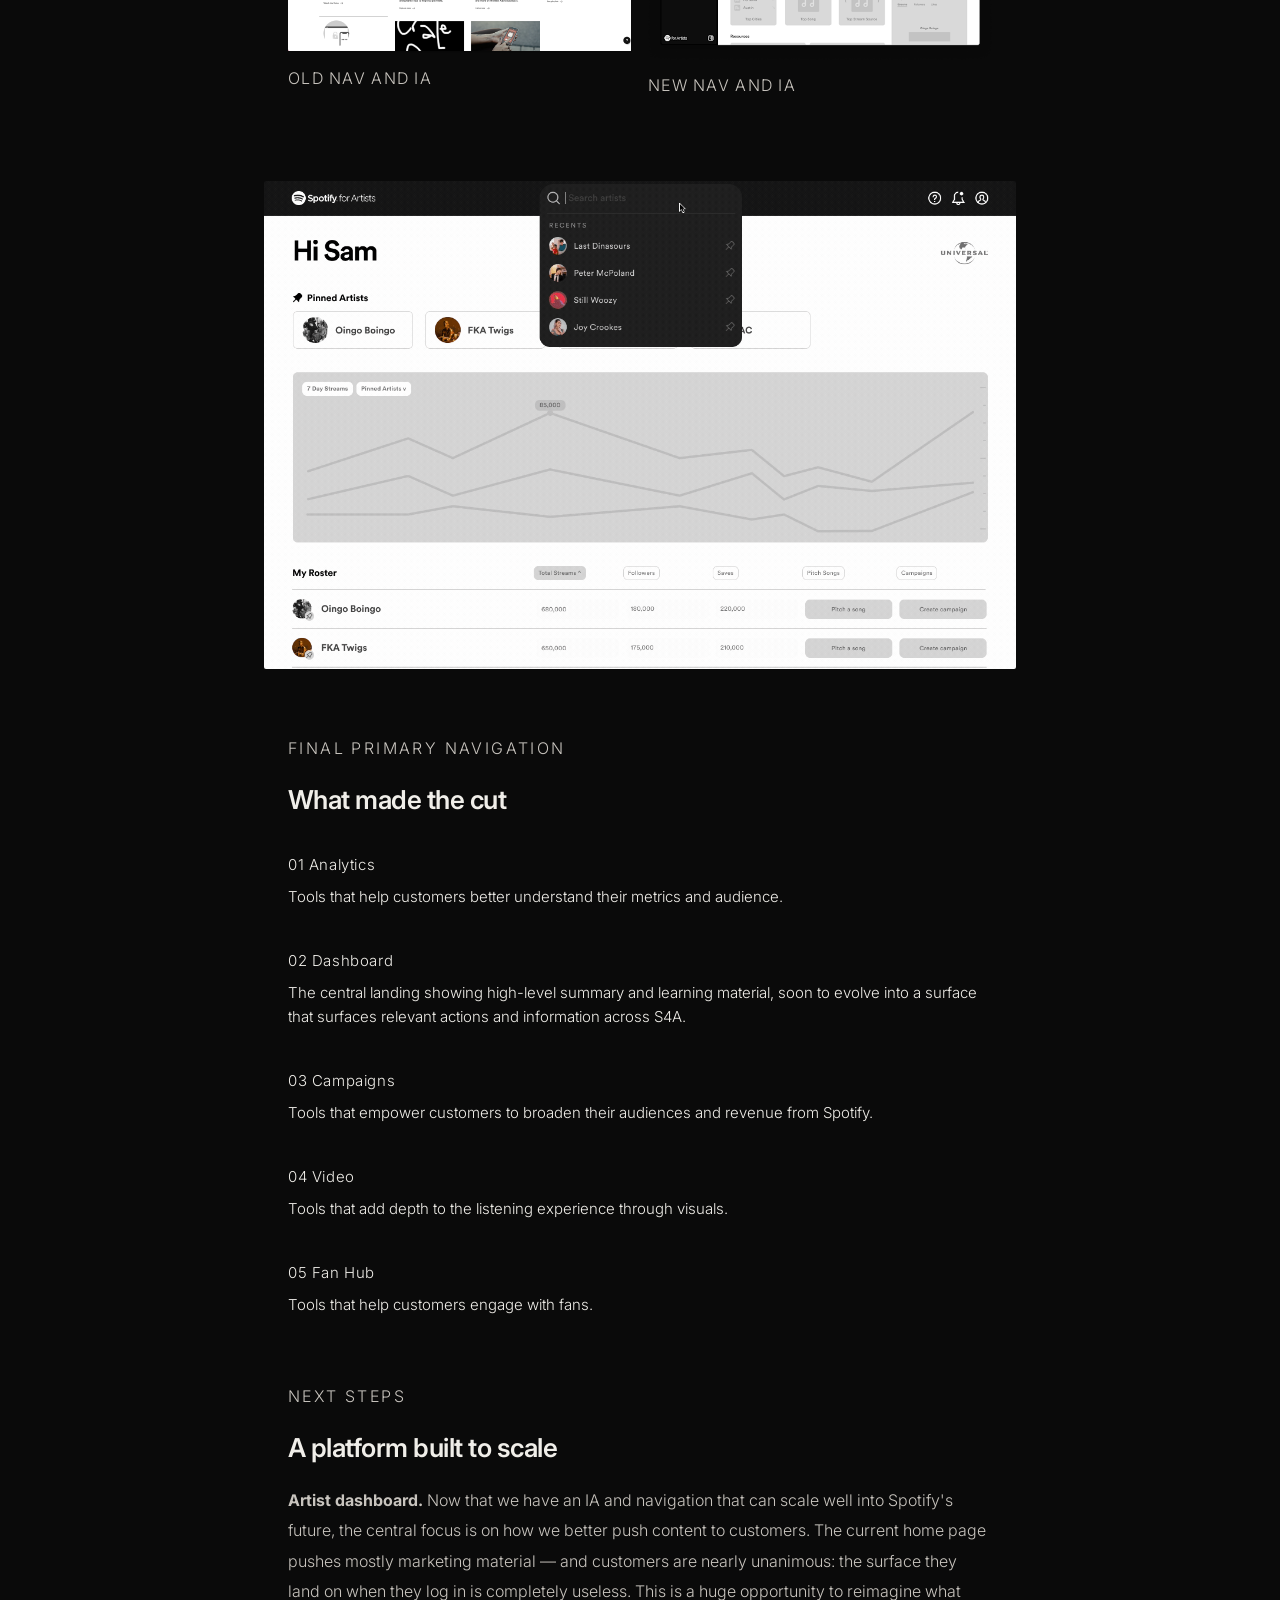
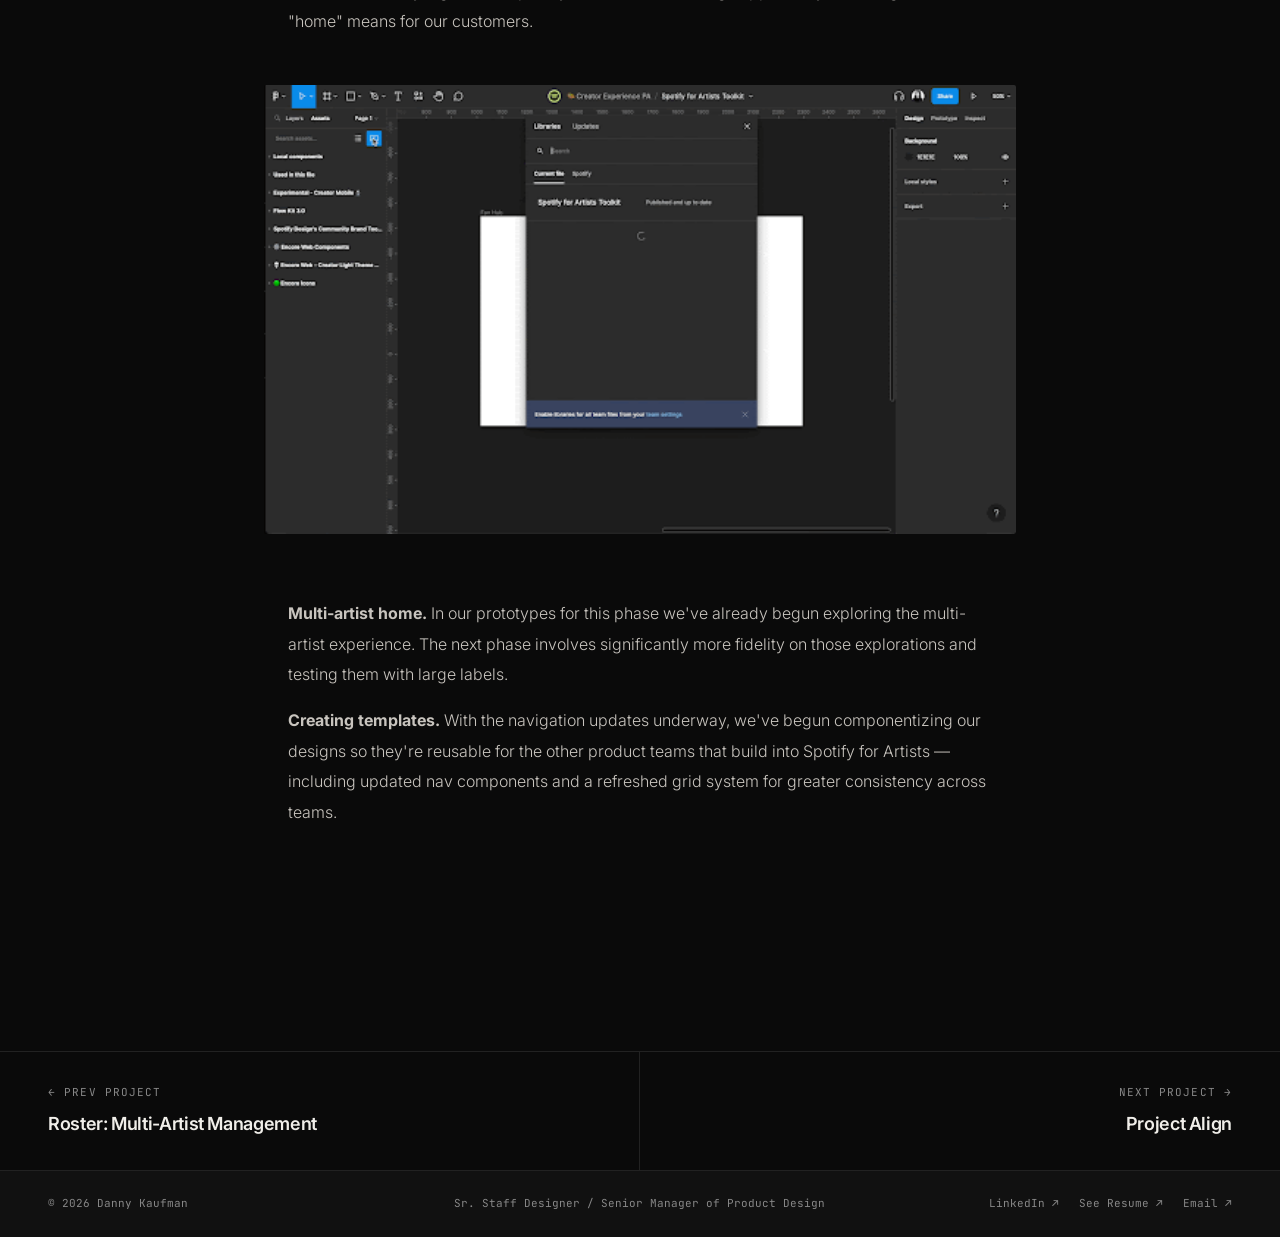
<file: work/04.html>
<!DOCTYPE html>
<html lang="en">
<head>
  <meta charset="UTF-8" />
  <meta name="viewport" content="width=device-width, initial-scale=1.0" />
  <title>Spotify for Artists IA and Navigation Redesign — Danny Kaufman</title>
  <meta name="description" content="A full information architecture and navigation redesign for Spotify for Artists — from audit through rollout." />
  <link rel="preconnect" href="https://fonts.googleapis.com" />
  <link rel="preconnect" href="https://fonts.gstatic.com" crossorigin />
  <link href="https://fonts.googleapis.com/css2?family=JetBrains+Mono:wght@400;500&family=Inter:wght@300;400;500;600;700&display=swap" rel="stylesheet" />
  <link rel="icon" type="image/svg+xml" href="../images/favicon.svg" />
  <link rel="stylesheet" href="../css/style.css" />
</head>
<body>

  <!-- GRID OVERLAY -->
  <div class="grid-overlay" aria-hidden="true">
    <div></div><div></div><div></div><div></div>
    <div></div><div></div><div></div><div></div>
    <div></div><div></div><div></div><div></div>
  </div>

  <!-- NAVIGATION -->
  <header class="nav" role="banner">
    <a href="../index.html" class="nav-logo">DK</a>
    <div class="nav-title" data-text="SPOTIFY FOR ARTISTS — IA &amp; NAVIGATION REDESIGN">SPOTIFY FOR ARTISTS — IA &amp; NAVIGATION REDESIGN</div>
    <nav class="nav-links" role="navigation" aria-label="Main navigation">
      <a href="../work/01.html" class="active">WORK</a>
      <a href="../about.html">ABOUT</a>
    </nav>
    <button class="nav-hamburger" aria-label="Toggle mobile menu" aria-expanded="false">
      <span></span>
      <span></span>
      <span></span>
    </button>
  </header>

  <main>

    <!-- HERO -->
    <section class="cs-hero" aria-label="Project header">
      <p class="cs-eyebrow">
        <span class="cs-eyebrow-num">04 / 07</span>
        <span>Information Architecture · Navigation</span>
      </p>
      <h1 class="cs-title">Spotify for Artists<br />IA &amp; Nav Redesign</h1>
      <p class="cs-subtitle">Rebuilding the information architecture and navigation of Spotify for Artists from the ground up</p>
      <div class="cs-meta">
        <div class="cs-meta-item">
          <span class="meta-label">Role</span>
          <span class="meta-value">Sr. Designer, Platform Design Owner</span>
        </div>
        <div class="cs-meta-item">
          <span class="meta-label">Company</span>
          <span class="meta-value">Spotify</span>
        </div>
        <div class="cs-meta-item">
          <span class="meta-label">Collaborators</span>
          <span class="meta-value">Sr. UX Researcher, UX Writer, Sr. PM</span>
        </div>
        <div class="cs-meta-item">
          <span class="meta-label">Platform</span>
          <span class="meta-value">Web · Mobile</span>
        </div>
      </div>
    </section>

    <!-- CONTENT -->
    <article class="cs-content">

      <div class="cs-hero-image reveal" style="overflow: hidden;">
        <img src="../images/work/04/Final+flow.gif" alt="Spotify for Artists site flow diagram" style="margin-bottom: -250px; filter: grayscale(100%);" />
      </div>

      <!-- Background -->
      <div class="cs-section reveal">
        <p class="cs-section-heading">Background</p>
        <h2 class="cs-section-title">Story time</h2>
        <p>Long ago, in a not-too-distant past, Spotify had two separate tools: one for artists and one for labels. As the platform grew, the lines between artist needs and label needs blurred as new capabilities were released. A decision was made to merge the two tools into one — named Spotify for Artists — which, ironically, prioritized the needs of labels. Are you confused yet? Bear with me.</p>
        <p>At the time, teams were so focused on moving features into this new service that nobody stopped to think about where those features should actually live. That responsibility fell on product teams already stretched thin just getting their key features represented. Years passed. Spotify grew into the behemoth it is today. New features shipped. The IA got messier. The pain customers felt only got worse.</p>
      </div>

      <!-- Problem -->
      <div class="cs-section reveal">
        <p class="cs-section-heading">Problem</p>
        <h2 class="cs-section-title">The navigation was failing customers</h2>
        <p>The primary navigation was bursting at the seams — on small enough screens, content was literally overlapping other content. The side navigation conflated artist views with global views with user-level administrative actions. It was a mess, and it was only going to get worse as the product scaled.</p>
        <p>It became clear that while we had many aspirations for the platform, we couldn't achieve any of them without a clear information architecture and navigation.</p>
        <div class="cs-image-pair">
          <img src="../images/work/04/Dizzy1.webp" alt="Navigation problems in Spotify for Artists" />
          <img src="../images/work/04/dizzy2.webp" alt="Navigation problems in Spotify for Artists" />
        </div>
      </div>

      <!-- My Role -->
      <div class="cs-section reveal">
        <p class="cs-section-heading">My Role</p>
        <h2 class="cs-section-title">Senior designer and platform design owner</h2>
        <p>I was the senior designer and design owner for the Spotify for Artists platform team. I worked with one UX writer on content strategy, one senior UX researcher who led research with customers, and one senior PM.</p>
      </div>

      <!-- User Types -->
      <div class="cs-section reveal">
        <p class="cs-section-heading">Understanding the Core Users</p>
        <h2 class="cs-section-title">Three types of users</h2>
        <div class="cs-user-types">
          <div class="cs-user-type">
            <p class="cs-user-type-emoji">🧑🏽‍🎤</p>
            <h3 class="cs-user-type-title">Artists</h3>
            <p class="cs-user-type-desc">Need to understand how to grow their listener base and earn a living off their work through the many tools at their disposal on S4A.</p>
          </div>
          <div class="cs-user-type">
            <p class="cs-user-type-emoji">💿</p>
            <h3 class="cs-user-type-title">Labels</h3>
            <p class="cs-user-type-desc">Need to easily manage multiple artists simultaneously while never missing a key moment to grow their audiences.</p>
          </div>
          <div class="cs-user-type">
            <p class="cs-user-type-emoji">👨🏽‍💻</p>
            <h3 class="cs-user-type-title">Internal S4A Teams</h3>
            <p class="cs-user-type-desc">Need a clear structure to build products and features into without the burden of making platform-level decisions that impact the entire S4A platform.</p>
          </div>
        </div>
      </div>

      <!-- Discovery -->
      <div class="cs-section reveal">
        <p class="cs-section-heading">Discovery</p>
        <h2 class="cs-section-title">How we uncovered the full complexity</h2>
        <ul class="cs-list">
          <li><strong>Design audit.</strong> A thorough audit of every current page in the S4A web experience.</li>
          <li><strong>Workshops with internal teams.</strong> Bringing teams together to understand their roadmaps and conduct group card sorts with the experts who build the product.</li>
          <li><strong>Customer interviews and surveys.</strong> Interviewed and surveyed a diverse pool of users to understand mindsets and validate concepts.</li>
          <li><strong>Comprehensive site flow diagram.</strong> Mapping the entire flow of Spotify for Artists to better understand the architecture as a system.</li>
        </ul>
      </div>

      <!-- Audit -->
      <div class="cs-section reveal">
        <p class="cs-section-heading">The Audit</p>
        <div class="cs-split cs-split--wide-image">
          <div class="cs-split-text">
            <h2 class="cs-section-title">Grading nearly every surface</h2>
            <p>We evaluated nearly every surface of the experience (both web and mobile) against four criteria: content hierarchy and clarity, effort required to use the surface, relevance of the surface to the workflow, and UX and copy inconsistencies.</p>
          </div>
          <div class="cs-split-image">
            <img src="../images/work/04/the audit.webp" alt="The S4A design audit" />
          </div>
        </div>
      </div>

      <!-- Audit Findings -->
      <div class="cs-section reveal">
        <p class="cs-section-heading">Audit Findings</p>
        <h2 class="cs-section-title">Six things that had to change</h2>
        <div class="cs-findings-grid">
          <div class="cs-finding">
            <p class="cs-finding-num">01 Everyone gets an identical experience</p>
            <p>Without a bird's-eye view, it's difficult for our most task-oriented users to understand, navigate, and prioritize their work.</p>
          </div>
          <div class="cs-finding">
            <p class="cs-finding-num">02 No easy way to manage multiple artists</p>
            <p>Whether you're a giant label or an artist in your garage, the experience doesn't adapt to your needs.</p>
          </div>
          <div class="cs-finding">
            <p class="cs-finding-num">03 Not built to scale</p>
            <p>The top nav was already past the point of breaking — a storage space for unorganized features at different levels of hierarchy.</p>
          </div>
          <div class="cs-finding">
            <p class="cs-finding-num">04 Disconnected omnichannel</p>
            <p>No discernible pattern for which features are available on desktop web vs. mobile web vs. native apps.</p>
          </div>
          <div class="cs-finding">
            <p class="cs-finding-num">05 "Teams" are a confusing concept</p>
            <p>It's unclear which team you're acting as when you're on multiple S4A teams — especially in billing, campaign creation, and artist management.</p>
          </div>
          <div class="cs-finding">
            <p class="cs-finding-num">06 "You're on your own"</p>
            <p>New users are left to poke around and discover things themselves. We don't do much in the way of guidance.</p>
          </div>
        </div>
      </div>

      <!-- Internal Card Sort -->
      <div class="cs-section reveal">
        <p class="cs-section-heading">Understanding Product Teams</p>
        <h2 class="cs-section-title">A card sort with our own organization</h2>
        <div class="cs-split cs-split--wide-image">
          <div class="cs-split-text">
            <p>One particularly illuminating activity was an open card sort involving all of our design and product partners across the org. We compiled every current feature in Spotify for Artists along with every feature planned for the next three years. This gave us visibility into how large the platform would scale and where teams were trying to grow.</p>
          </div>
          <div class="cs-split-image">
            <img src="../images/work/04/cardsort.webp" alt="Card sort activity with design and product teams" />
          </div>
        </div>
        <p>We then broke into diverse groups to conduct separate card sorts of all these items — letting us see how product teams thought their content was grouped within the larger ecosystem.</p>
        <ul class="cs-list">
          <li>Many teams organized items into families that matched key user workflows (promotion, engaging with fans, earning money, etc.)</li>
          <li>Many sortings pointed to the need for a much more consolidated team management experience at the user level — not mixed in with artist views and actions</li>
          <li>All sortings shared very little resemblance to the current organizational structure</li>
        </ul>
      </div>

      <!-- Research -->
      <div class="cs-section reveal">
        <p class="cs-section-heading">Research with Customers</p>
        <h2 class="cs-section-title">Multiple stages, diverse customers</h2>
        <p>Getting feedback from as diverse a set of customers as possible was pivotal to creating an IA and navigation that resonated across all our customer groups. My role in research was helping craft our objectives and discussion guide, creating testing materials (mockups, digital card sorts, prototypes), and helping synthesize findings. The senior UX researcher was the research lead throughout.</p>
        <div class="cs-hero-image cs-hero-image--crop-bottom">
          <img src="../images/work/04/researchgif.gif" alt="Research sessions with customers" />
        </div>
      </div>

      <div class="cs-section reveal">
        <p class="cs-section-heading">Stage 1</p>
        <h2 class="cs-section-title">Generative research</h2>
        <p>We had customers perform an open card sort of items in the current IA — capturing and understanding their mental models and key workflows. It was also a jumping-off point to talk about how they use our tools today and where they'd like to see them evolve. We also created tree tests to quickly check how our team's understanding of item groupings matched our customers', letting us move faster and with greater certainty.</p>
        <div class="cs-image-pair">
          <img src="../images/work/04/cardsorttask.gif" alt="Card sort task with customers" />
          <img src="../images/work/04/treejack+yo.gif" alt="Tree test with customers" />
        </div>
      </div>

      <div class="cs-section reveal">
        <p class="cs-section-heading">Stage 2</p>
        <h2 class="cs-section-title">Survey of 1,000 customers</h2>
        <p>We surveyed 1,000 customers (.001% of the user base) to capture a wider range of mindsets and understand what their top tasks in S4A were — so our IA could be as adaptive to those workflows as possible.</p>
        <p>From the 1,000 sampled, the top tasks customers perform in S4A were:</p>
        <ul class="cs-list">
          <li><strong>Release.</strong> Planning releases and boosting streams and growing awareness for music.</li>
          <li><strong>Analyze.</strong> Track and understand performance metrics.</li>
          <li><strong>Engage.</strong> Build fandom by engaging with fans.</li>
        </ul>
      </div>

      <div class="cs-section reveal">
        <p class="cs-section-heading">Stage 3</p>
        <h2 class="cs-section-title">Evaluative research — two tracks</h2>
        <p><strong>Top nav vs. side nav.</strong> Our research team ran tests with 8 S4A customers — 4 representing a single artist, 4 representing medium to large labels. The side navigation was the clear winner. Labels understood how it would create greater ease managing multiple artists. Single-artist teams found it simpler and more straightforward.</p>
        <p><strong>New IA structure (2 rounds, 22 sessions).</strong> Across the two rounds, we ran 9 artist teams, 7 labels, and 6 managers. The first round validated the accuracy of our groupings and naming as they related to workflows. The second was driven heavily by UX writing — ensuring the specific naming had high resonance across all customer groups.</p>
      </div>

      <!-- Site Flow -->
      <div class="cs-section reveal">
        <p class="cs-section-heading">Full Site Flow Diagram</p>
        <h2 class="cs-section-title">Mapping what nobody had mapped before</h2>
        <p>One crucial gap: nobody held the wisdom of what the site architecture actually looked like today. With my background in service design, this was an area I was able to lead not just for my team but for the entire organization that builds into Spotify for Artists.</p>
        <div class="cs-hero-image" style="overflow: hidden;">
          <img src="../images/work/04/Final+flow.gif" alt="Full site flow diagram for Spotify for Artists" style="margin-bottom: -38px;" />
        </div>
        <p>Innovation at an IA level requires a deep understanding of the system itself. By mapping the entire architecture, our team was able to collaborate more deeply with partners, plan for future growth with greater certainty, and give partner teams clear insight to support their own product innovation. There are two versions — an as-is state and an evolving blueprint for teams to use as they scale and make changes.</p>
      </div>

      <!-- Exploration -->
      <div class="cs-section reveal">
        <p class="cs-section-heading">Exploration</p>
        <h2 class="cs-section-title">Many iterations. Many hard questions.</h2>
        <p>The navigation went through many iterations. This process deconstructed and reconstructed elements, questioned the reasoning behind decisions, and stress-tested every assumption. What happens if we removed the top nav entirely? What are the essential workflows? How do we decouple user-level actions from artist-level actions?</p>
        <p>Fidelity started with sketches to quickly understand the range of directions we could go. When testing with customers, we kept fidelity intentionally low — so conversations stayed focused on their workflows, not on polished visuals.</p>
        <div class="cs-hero-image">
          <img src="../images/work/04/sketches.webp" alt="Early navigation sketches" />
        </div>
        <div class="cs-image-pair">
          <img src="../images/work/04/low1.webp" alt="Low fidelity exploration 1" />
          <img src="../images/work/04/low2.webp" alt="Low fidelity exploration 2" />
        </div>
        <div class="cs-image-pair">
          <img src="../images/work/04/low3.webp" alt="Low fidelity exploration 3" />
          <img src="../images/work/04/low4.webp" alt="Low fidelity exploration 4" />
        </div>
        <div class="cs-image-pair">
          <img src="../images/work/04/low5.gif" alt="Low fidelity exploration 5" />
          <img src="../images/work/04/low6.webp" alt="Low fidelity exploration 6" />
        </div>
      </div>

      <!-- Side Nav -->
      <div class="cs-section reveal">
        <p class="cs-section-heading">Key Decision</p>
        <h2 class="cs-section-title">Switching from a top nav to a side nav</h2>
        <p>Many early iterations still featured a top nav. But through collaboration with teams across the org and deeper understanding of customer workflows, it became clear that a top nav simply wouldn't scale. In the coming years, Spotify for Artists would grow meteorically — introducing new suites and families of tools. Even after culling and consolidating the current navigation, the top nav had a clear expiration point where it would break.</p>
        <p>Moving to a side nav also freed up that top space for more global features: search, help, and user settings.</p>
      </div>

      <!-- UX Writing -->
      <div class="cs-section reveal">
        <p class="cs-section-heading">Collaboration with UX Writing</p>
        <h2 class="cs-section-title">Content strategy as a core design pillar</h2>
        <p>A huge component of this work was content strategy — thinking critically about how to create greater resonance with our content and families of content. Through our learnings, we developed key heuristics for each layer of content in the IA. Below are our guiding principles for primary navigation items:</p>
        <ul class="cs-list">
          <li>Must encompass a unique suite of features, not just one tool</li>
          <li>No unique feature names — must use familiar terms</li>
          <li>Must not reflect internal org structures</li>
          <li>Must be relevant and actionable for artists of all tiers</li>
          <li>Must be frequently used on a weekly basis, in all seasons</li>
          <li>Must be under ~10 characters to comply with accessibility standards and iOS/Android space limits</li>
        </ul>
      </div>

      <!-- Validation -->
      <div class="cs-section reveal">
        <p class="cs-section-heading">Validation</p>
        <h2 class="cs-section-title">A 10–50–100% rollout</h2>
        <p>Significant changes to IA and navigation can cause major customer upheaval. To reduce that risk, we did a controlled rollout: a small set of customers first, then half, then everyone. With any IA or nav redesign, you actually expect to see a negative engagement trend as customers adapt to the new landscape. To our surprise, we didn't see any significant drop in engagement or number of actions taken. Qualitatively, customers told us that finding things had improved significantly.</p>
        <div class="cs-hero-image">
          <img src="../images/work/04/testing the waters.webp" alt="Controlled rollout of the navigation redesign" />
        </div>
      </div>

      <!-- Final Nav Images -->
      <div class="cs-section reveal">
        <p class="cs-section-heading">Final Primary Navigation Images</p>
        <h2 class="cs-section-title">Comparison</h2>
        <div class="cs-image-captioned-pair">
          <div class="cs-image-captioned-pair-item">
            <img src="../images/work/04/oldIA.webp" alt="Old navigation and IA" />
            <p class="cs-image-caption">Old nav and IA</p>
          </div>
          <div class="cs-image-captioned-pair-item">
            <img src="../images/work/04/newIA.webp" alt="New navigation and IA" />
            <p class="cs-image-caption">New nav and IA</p>
          </div>
        </div>
        <div class="cs-hero-image">
          <img src="../images/work/04/final walkthrough .gif" alt="Final navigation walkthrough" />
        </div>
      </div>

      <!-- Final Nav -->
      <div class="cs-section reveal">
        <p class="cs-section-heading">Final Primary Navigation</p>
        <h2 class="cs-section-title">What made the cut</h2>
        <div class="cs-findings-grid cs-findings-grid--single">
          <div class="cs-finding">
            <p class="cs-finding-num">01 Analytics</p>
            <p>Tools that help customers better understand their metrics and audience.</p>
          </div>
          <div class="cs-finding">
            <p class="cs-finding-num">02 Dashboard</p>
            <p>The central landing showing high-level summary and learning material, soon to evolve into a surface that surfaces relevant actions and information across S4A.</p>
          </div>
          <div class="cs-finding">
            <p class="cs-finding-num">03 Campaigns</p>
            <p>Tools that empower customers to broaden their audiences and revenue from Spotify.</p>
          </div>
          <div class="cs-finding">
            <p class="cs-finding-num">04 Video</p>
            <p>Tools that add depth to the listening experience through visuals.</p>
          </div>
          <div class="cs-finding">
            <p class="cs-finding-num">05 Fan Hub</p>
            <p>Tools that help customers engage with fans.</p>
          </div>
        </div>
      </div>

      <!-- Next Steps -->
      <div class="cs-section reveal">
        <p class="cs-section-heading">Next Steps</p>
        <h2 class="cs-section-title">A platform built to scale</h2>
        <p><strong>Artist dashboard.</strong> Now that we have an IA and navigation that can scale well into Spotify's future, the central focus is on how we better push content to customers. The current home page pushes mostly marketing material — and customers are nearly unanimous: the surface they land on when they log in is completely useless. This is a huge opportunity to reimagine what "home" means for our customers.</p>
        <div class="cs-hero-image">
          <img src="../images/work/04/templates.gif" alt="Navigation component templates" />
        </div>
        <p><strong>Multi-artist home.</strong> In our prototypes for this phase we've already begun exploring the multi-artist experience. The next phase involves significantly more fidelity on those explorations and testing them with large labels.</p>
        <p><strong>Creating templates.</strong> With the navigation updates underway, we've begun componentizing our designs so they're reusable for the other product teams that build into Spotify for Artists — including updated nav components and a refreshed grid system for greater consistency across teams.</p>
      </div>

    </article>

  </main>

  <!-- CASE NAV -->
  <nav class="cs-nav" aria-label="Project navigation">
    <a href="03.html" class="cs-nav-prev">
      <span class="cs-nav-label">← Prev Project</span>
      <span class="cs-nav-title">Roster: Multi-Artist Management</span>
    </a>
    <a href="05.html" class="cs-nav-next">
      <span class="cs-nav-label">Next Project →</span>
      <span class="cs-nav-title">Project Align</span>
    </a>
  </nav>

  <!-- FOOTER -->
  <footer class="footer" role="contentinfo">
    <div class="footer-left">© 2026 Danny Kaufman</div>
    <div class="footer-center">Sr. Staff Designer / Senior Manager of Product Design</div>
    <div class="footer-right">
      <a href="https://www.linkedin.com/in/dkaufmandesign" target="_blank" rel="noopener noreferrer">LinkedIn ↗</a>
      <a href="https://docs.google.com/document/d/1cFw7iitmg4NxyIukht40D1b1F4j-mNTjfK_ediBpE4A/edit?usp=sharing" target="_blank" rel="noopener noreferrer">See Resume ↗</a>
      <a href="mailto:dkaufmandesign@gmail.com">Email ↗</a>
    </div>
  </footer>

  <script src="../js/main.js"></script>
</body>
</html>
</file>
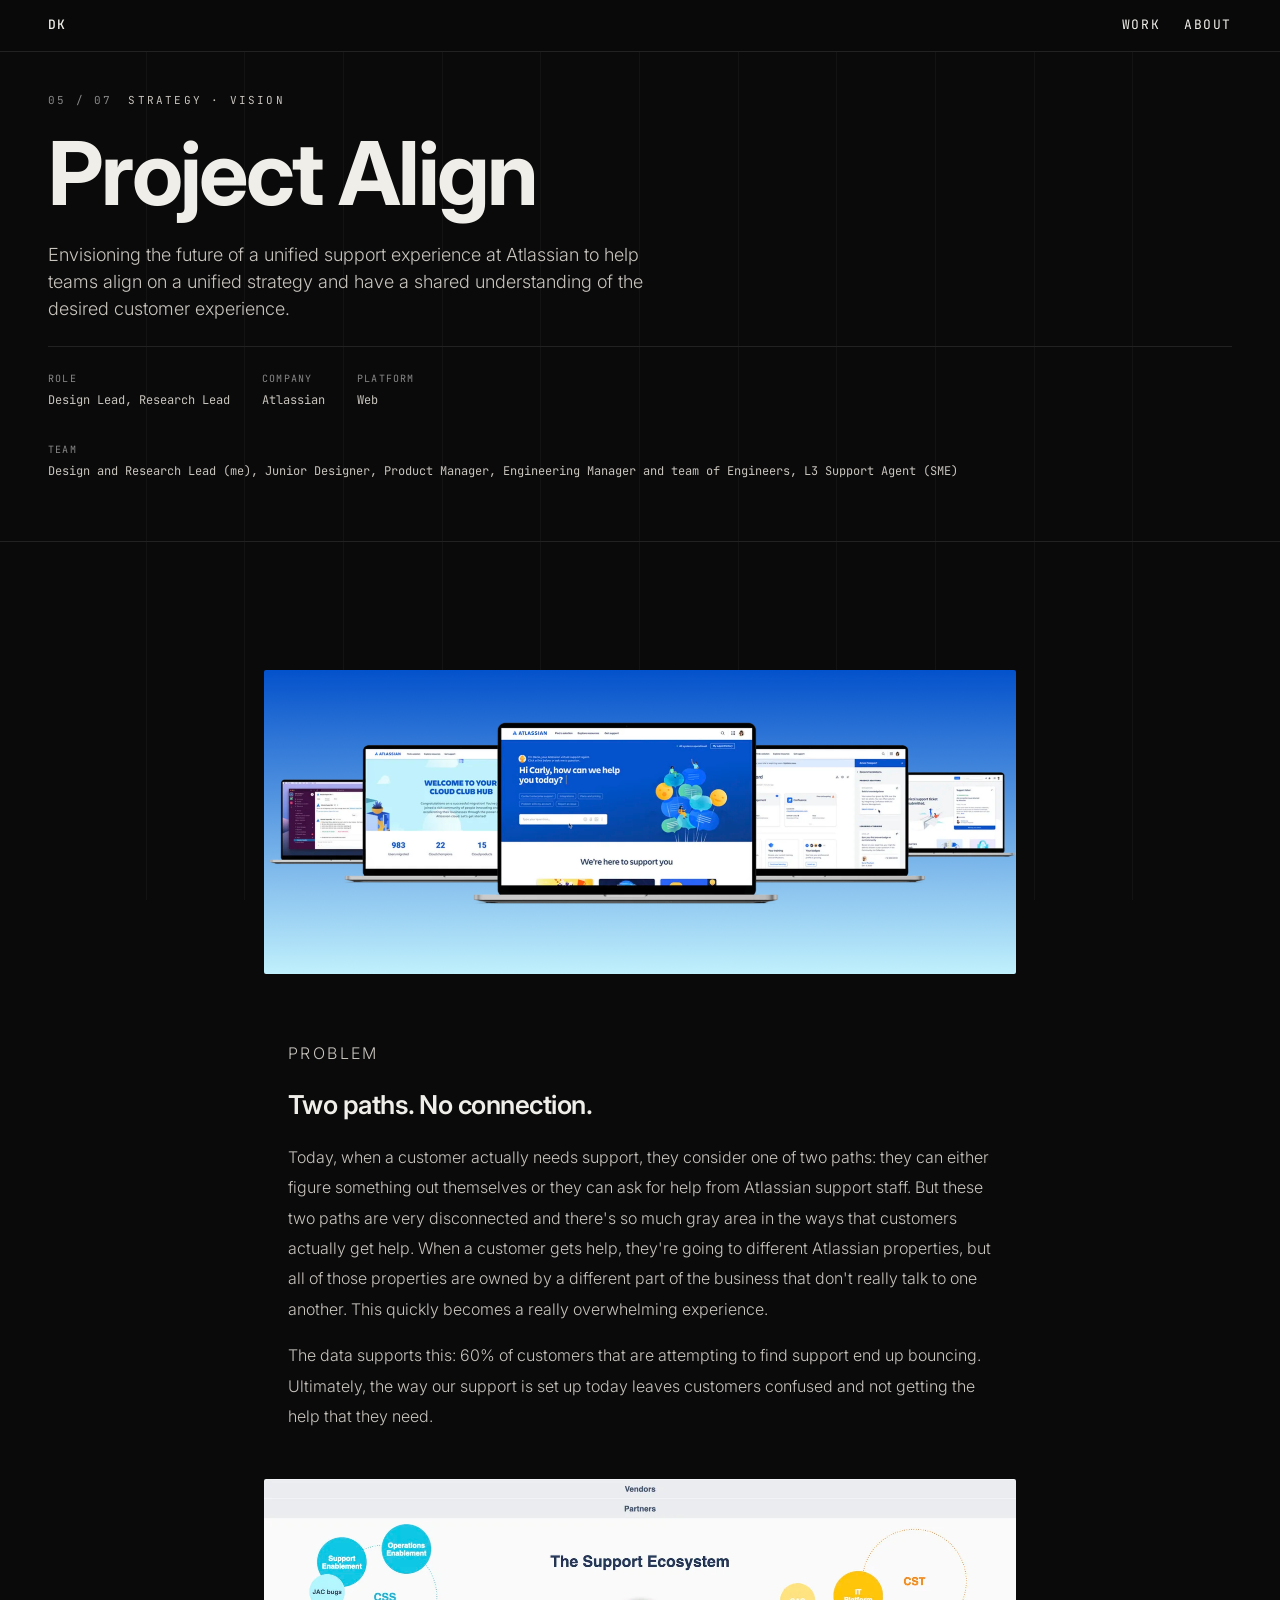
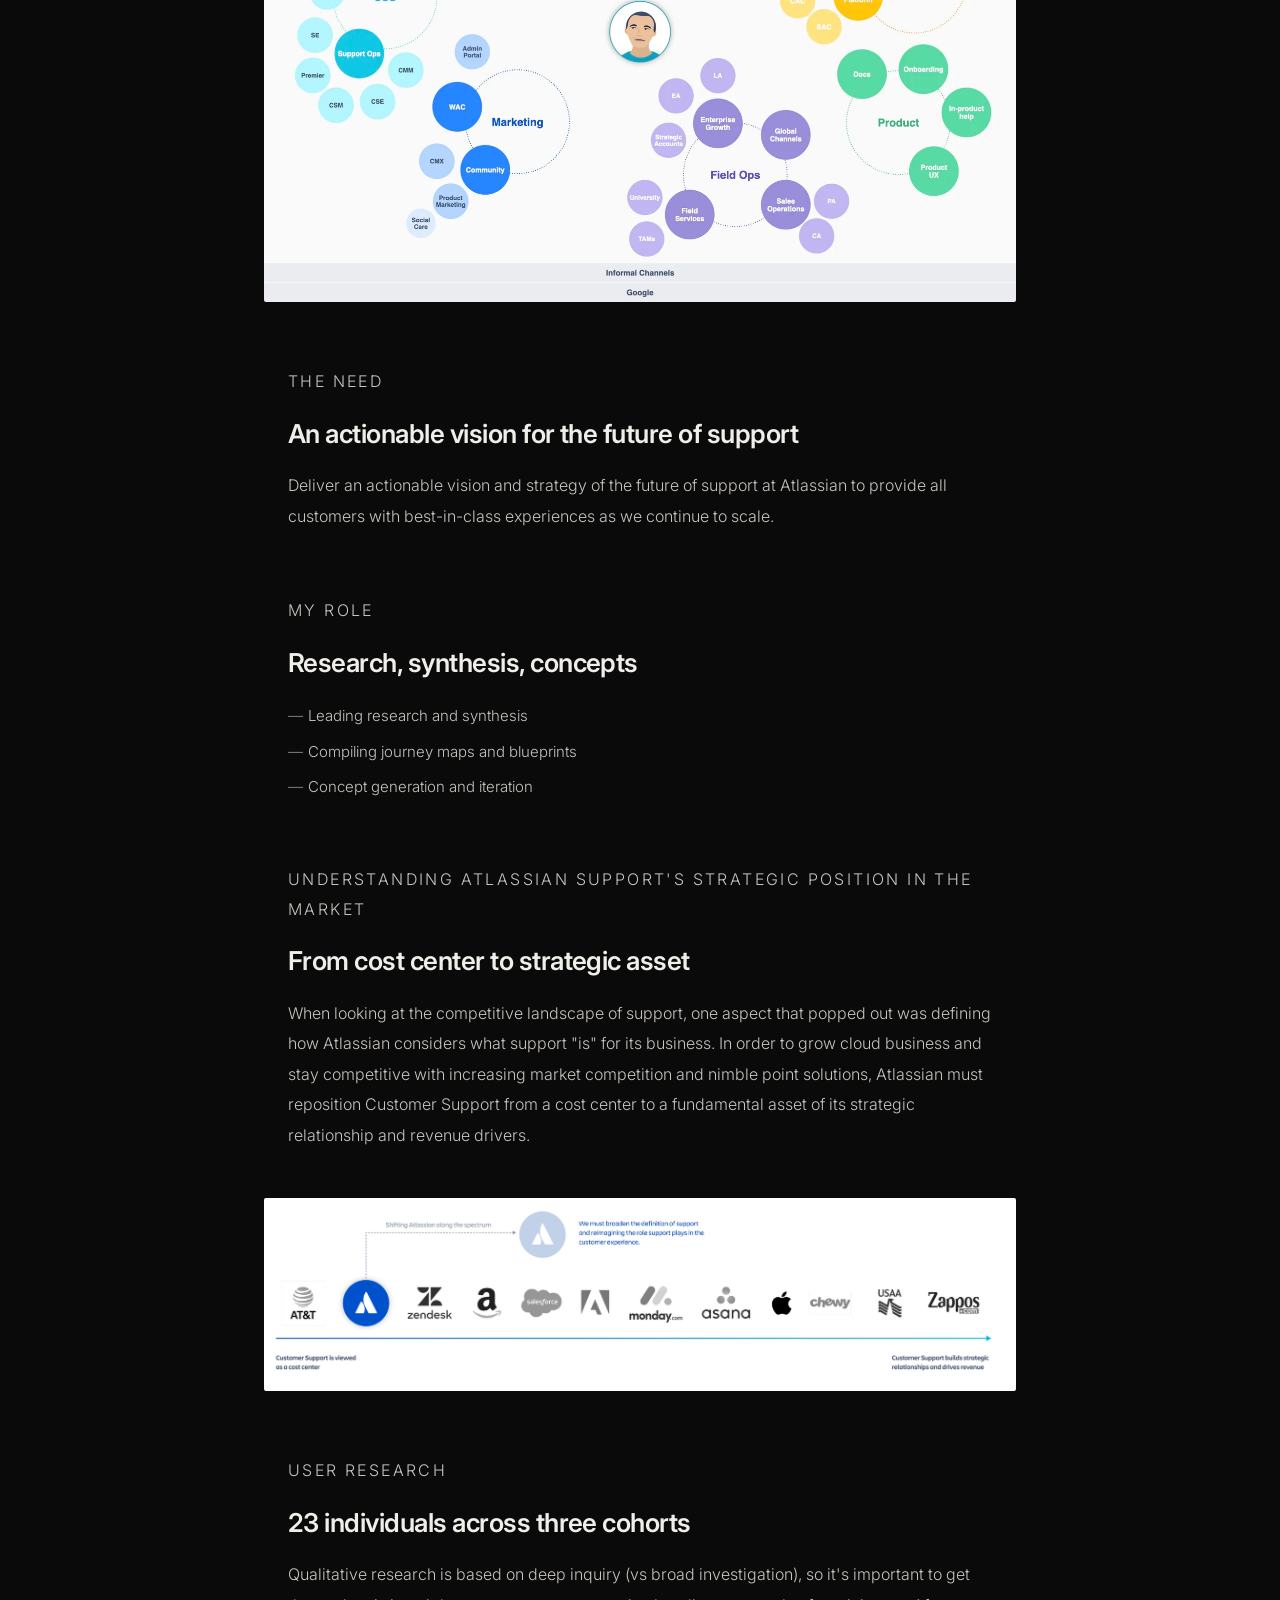
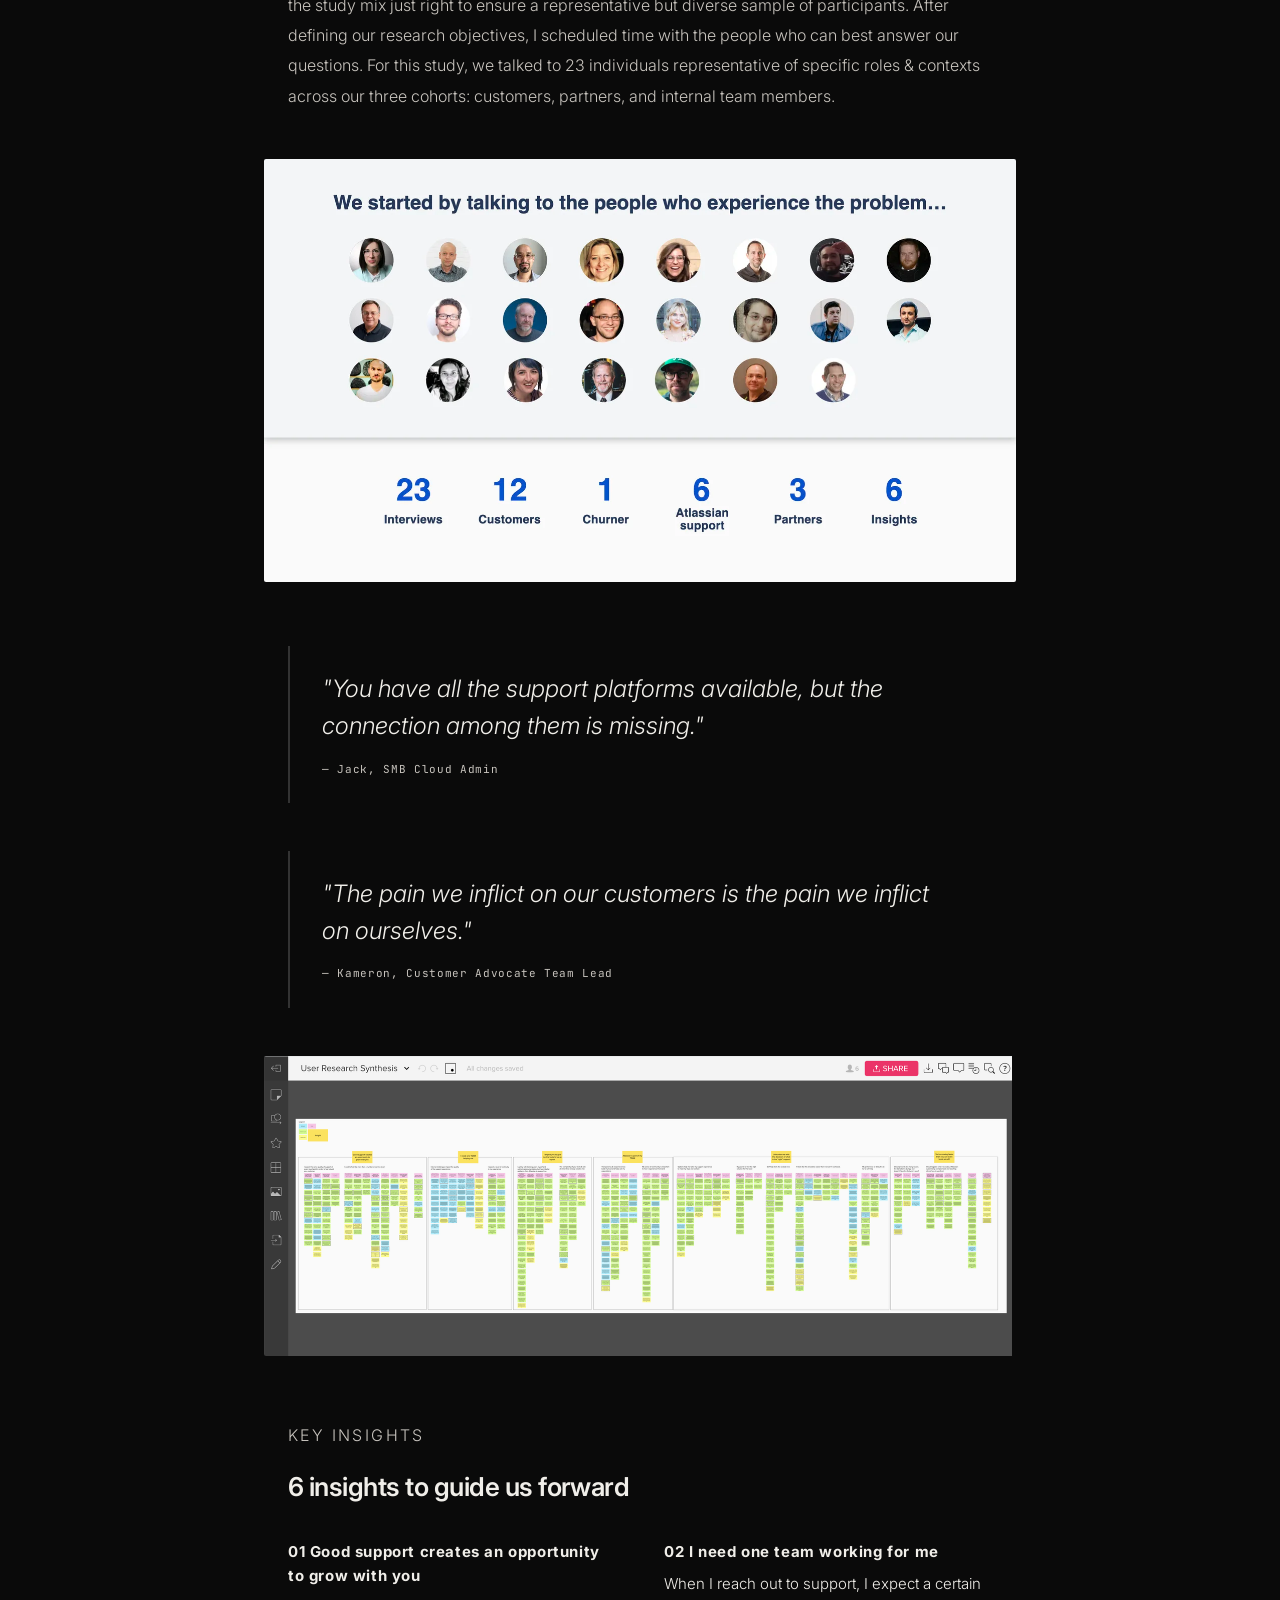
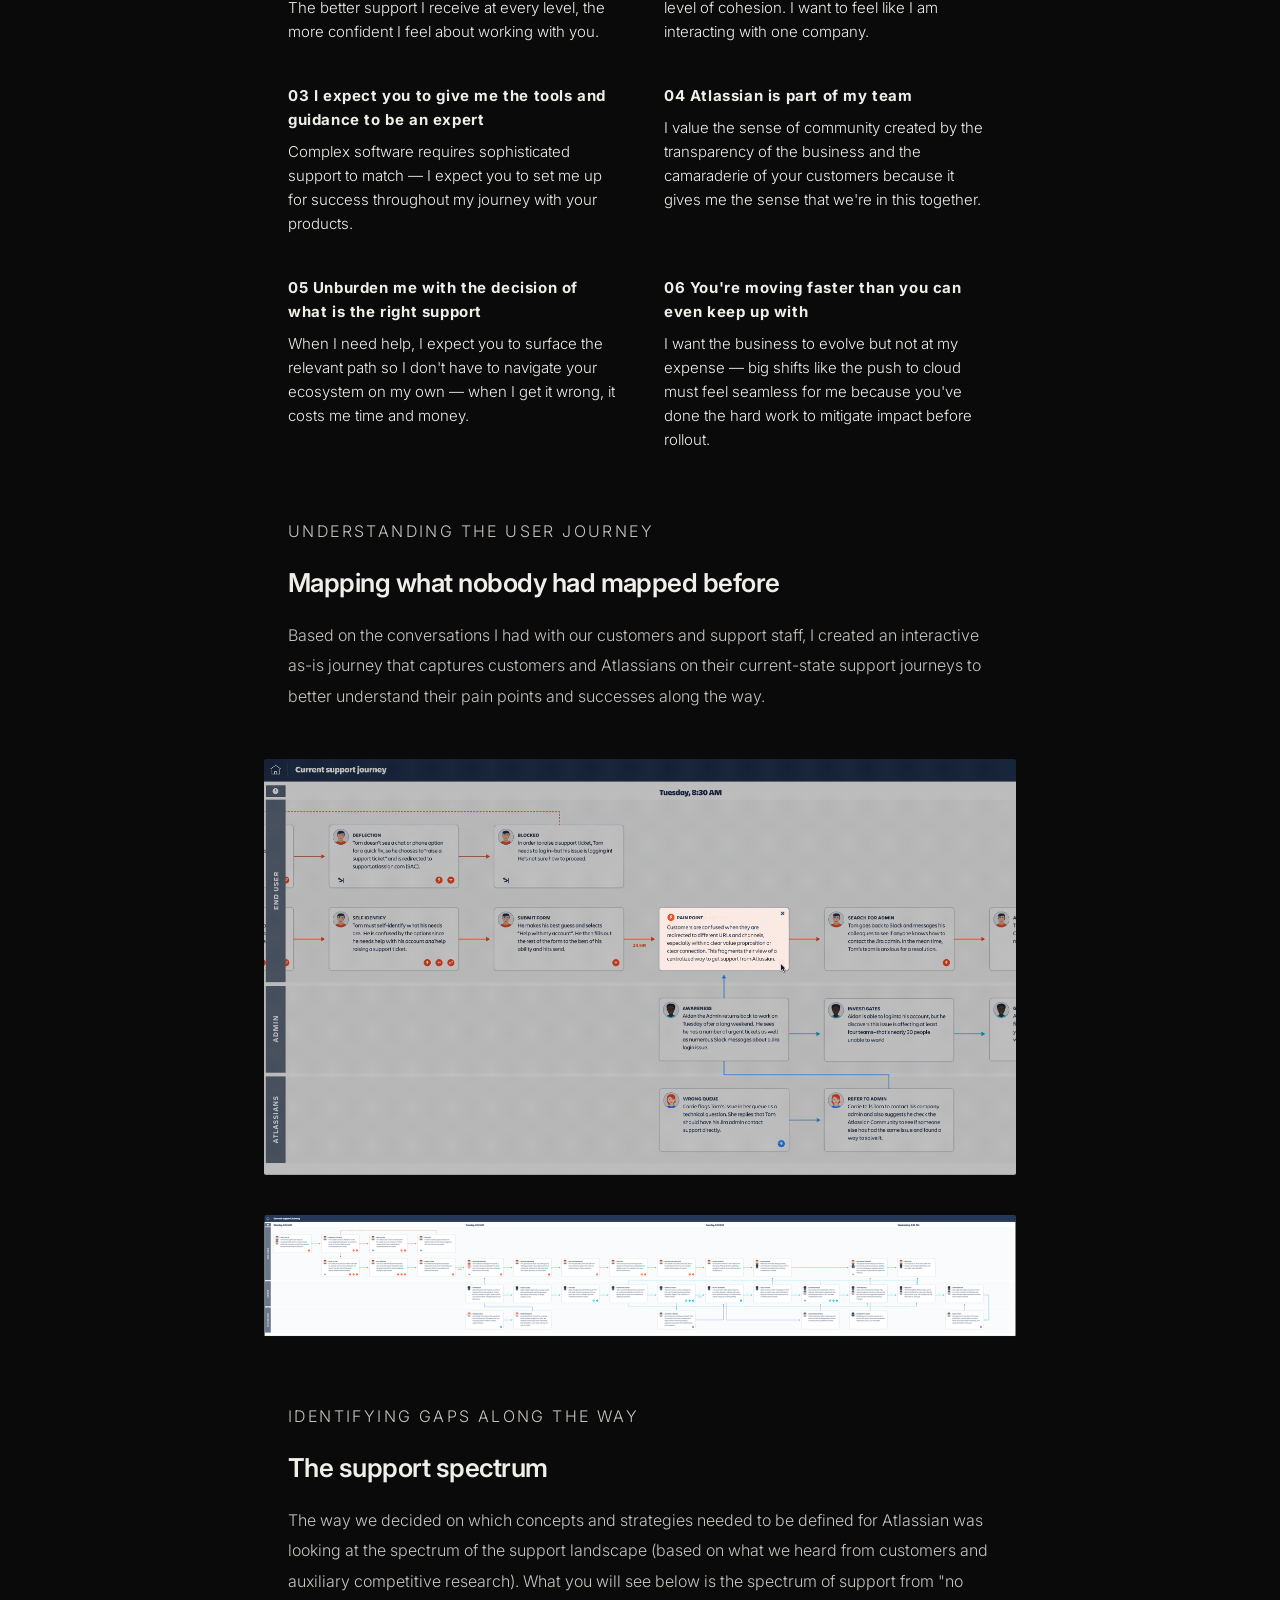
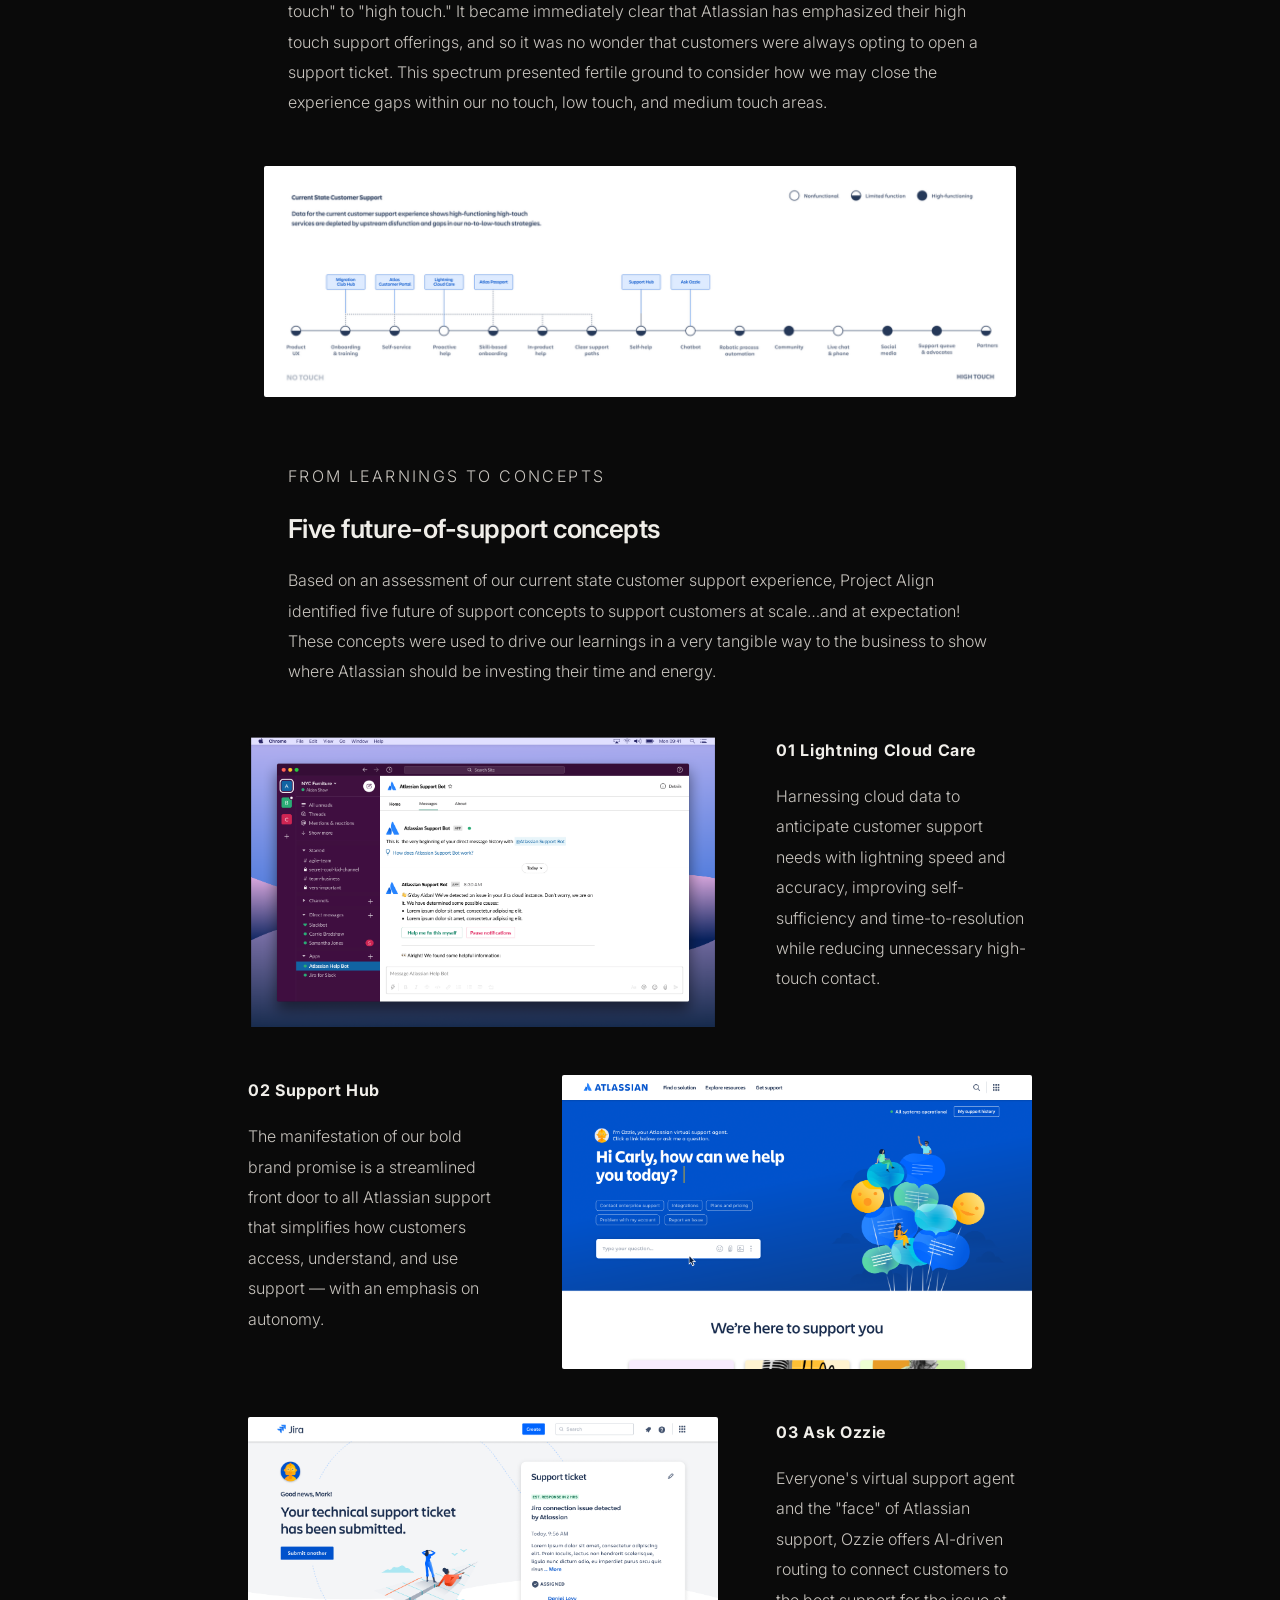
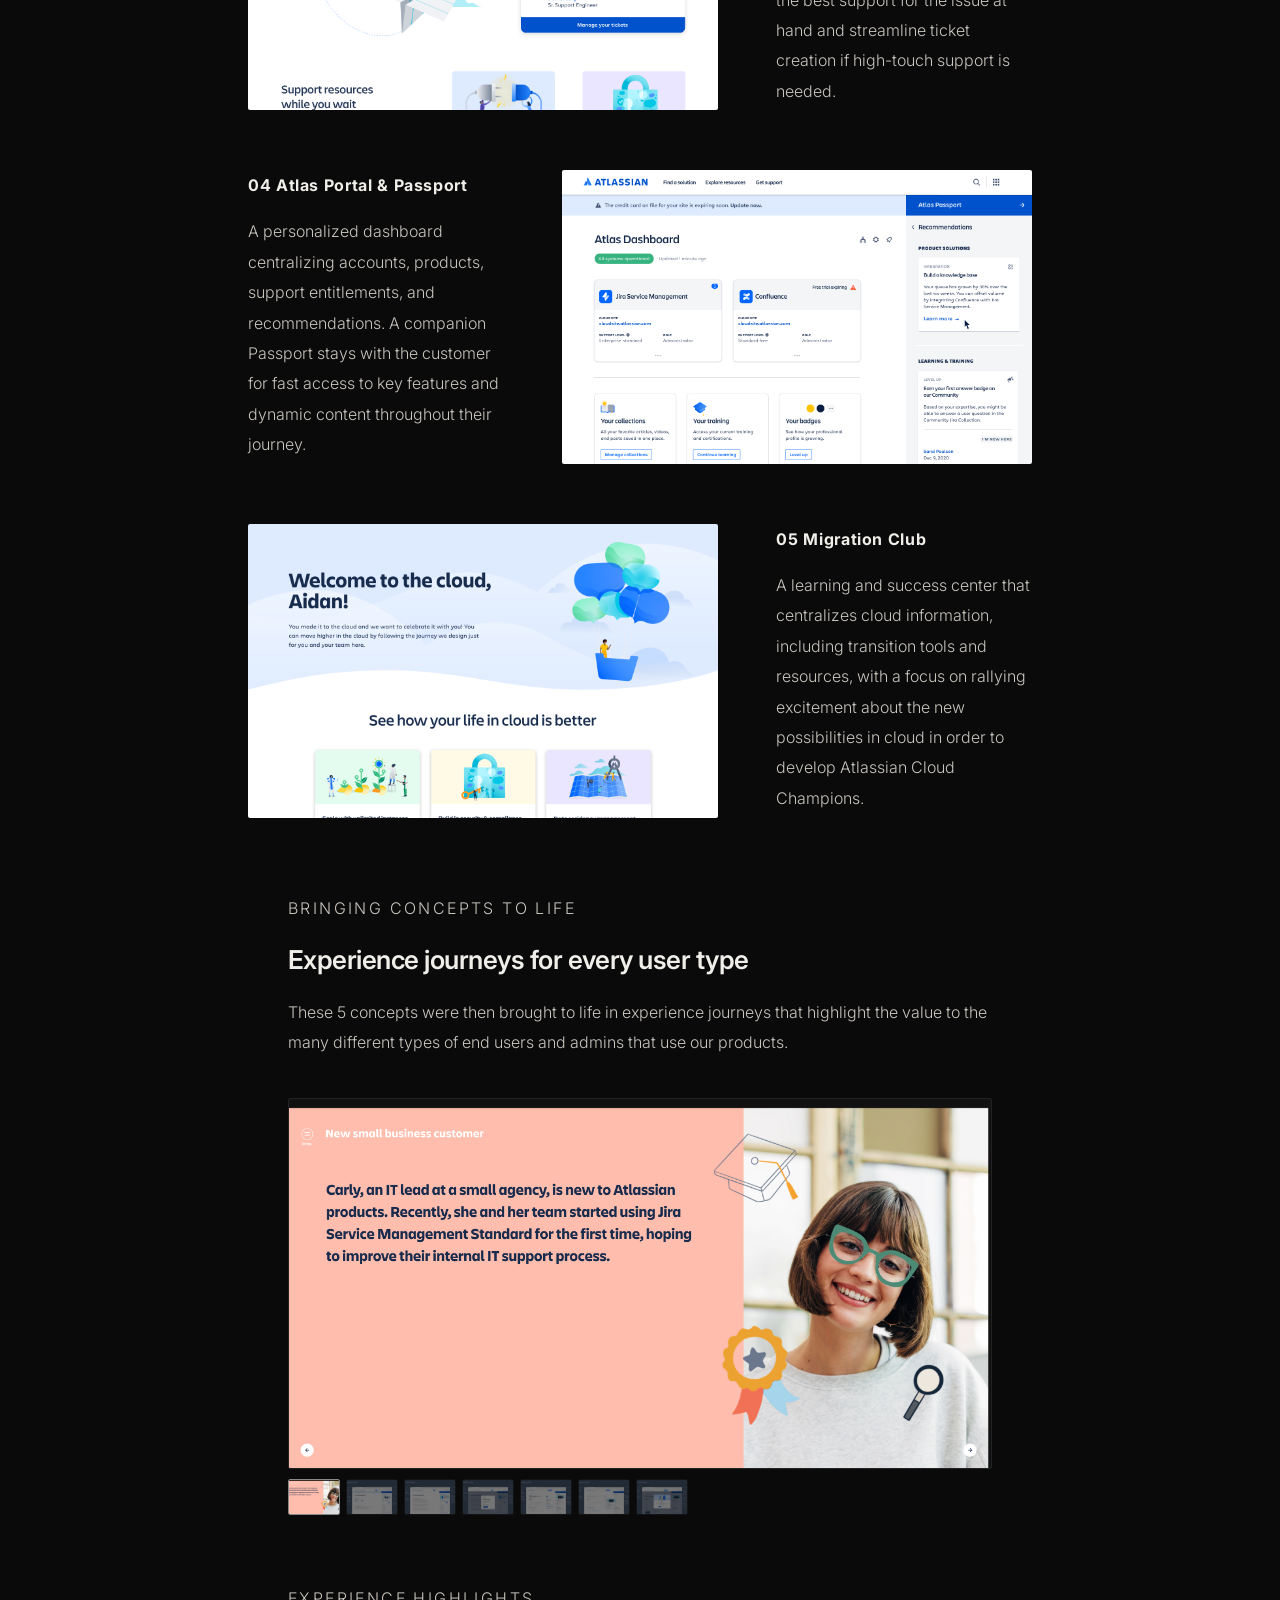
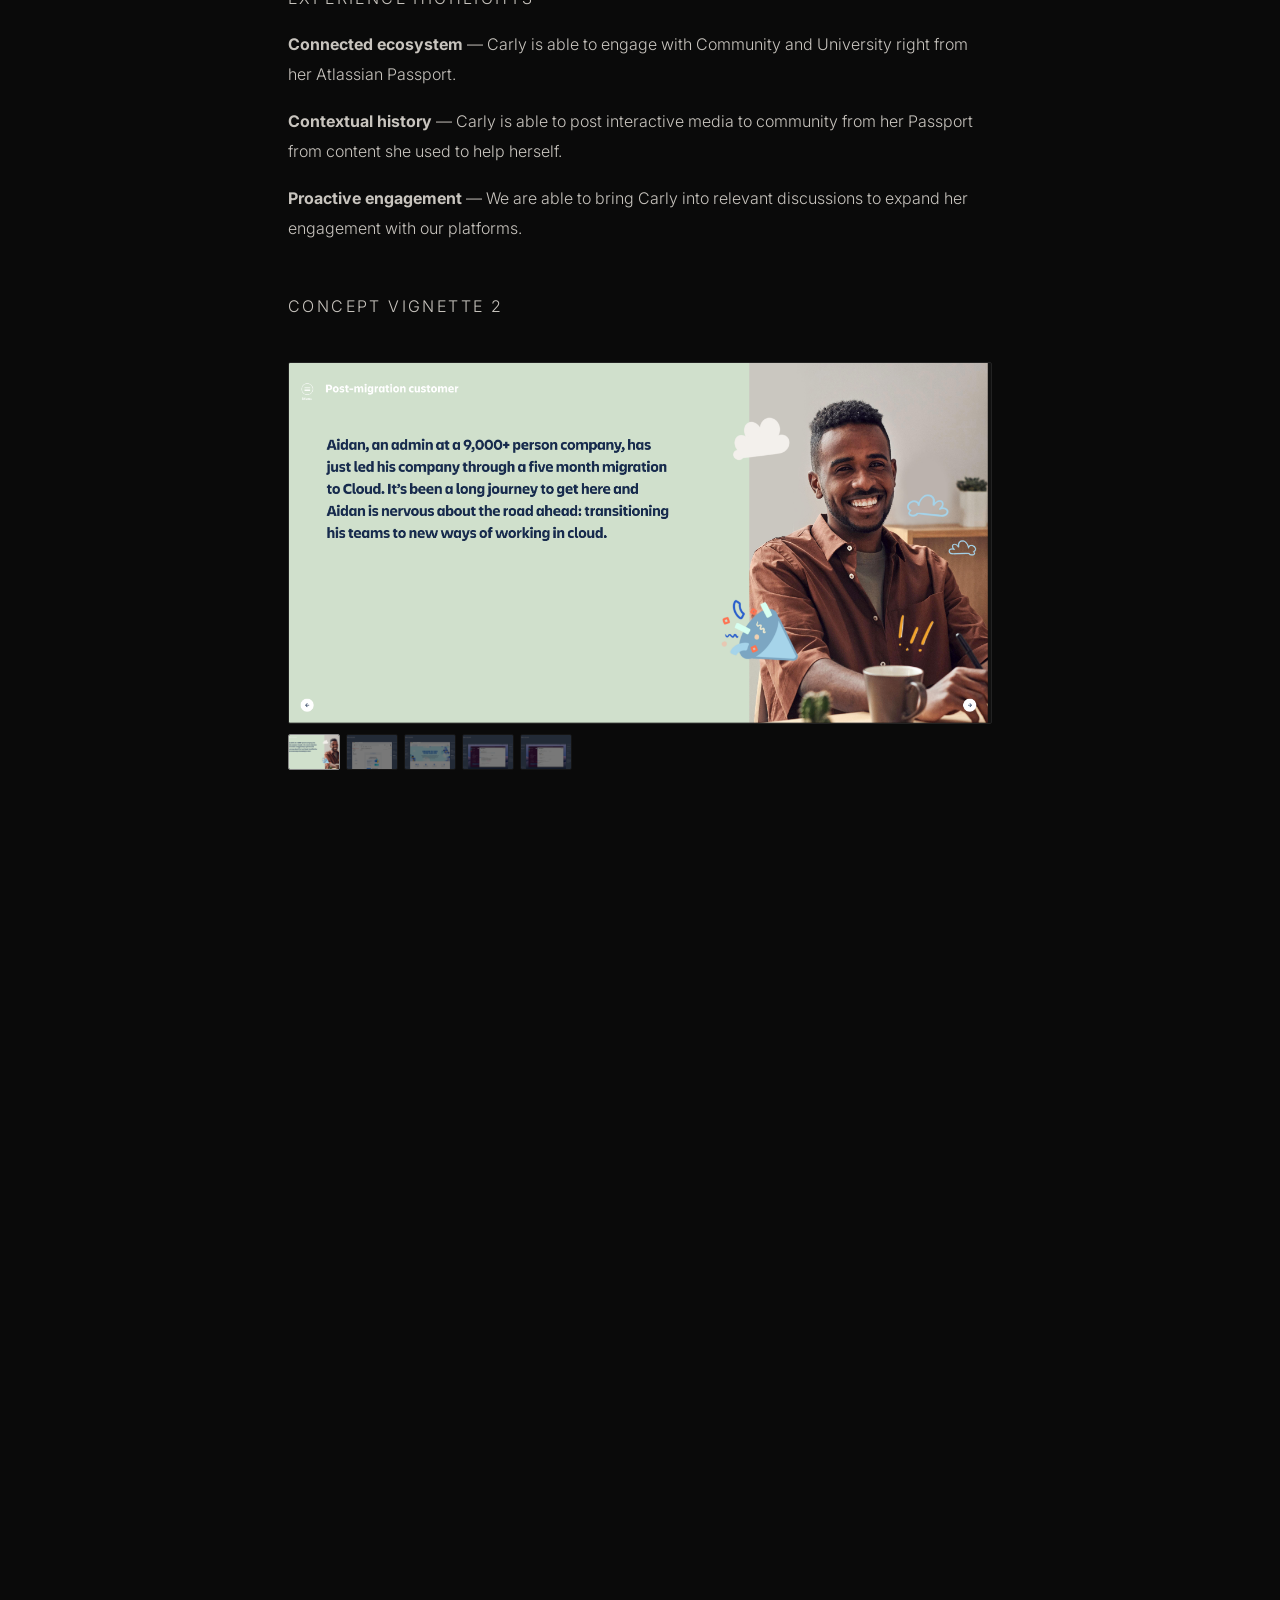
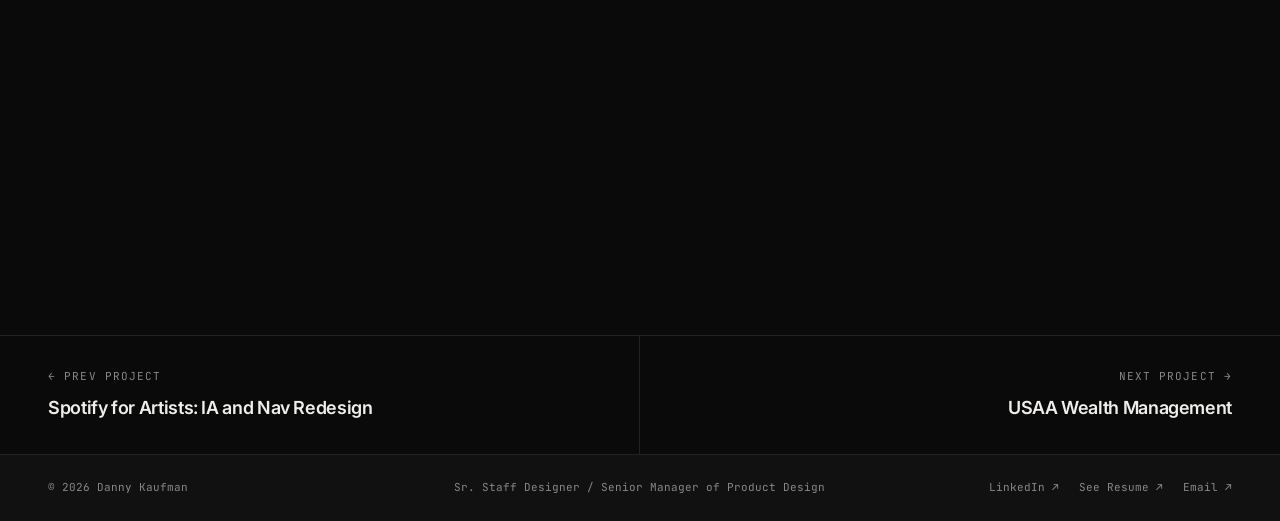
<file: work/05.html>
<!DOCTYPE html>
<html lang="en">
<head>
  <meta charset="UTF-8" />
  <meta name="viewport" content="width=device-width, initial-scale=1.0" />
  <title>Project Align — Danny Kaufman</title>
  <meta name="description" content="Envisioning the future of a unified support experience at Atlassian." />
  <link rel="preconnect" href="https://fonts.googleapis.com" />
  <link rel="preconnect" href="https://fonts.gstatic.com" crossorigin />
  <link href="https://fonts.googleapis.com/css2?family=JetBrains+Mono:wght@400;500&family=Inter:wght@300;400;500;600;700&display=swap" rel="stylesheet" />
  <link rel="icon" type="image/svg+xml" href="../images/favicon.svg" />
  <link rel="stylesheet" href="../css/style.css" />
</head>
<body>

  <!-- GRID OVERLAY -->
  <div class="grid-overlay" aria-hidden="true">
    <div></div><div></div><div></div><div></div>
    <div></div><div></div><div></div><div></div>
    <div></div><div></div><div></div><div></div>
  </div>

  <!-- NAVIGATION -->
  <header class="nav" role="banner">
    <a href="../index.html" class="nav-logo">DK</a>
    <div class="nav-title" data-text="ATLASSIAN — PROJECT ALIGN">ATLASSIAN — PROJECT ALIGN</div>
    <nav class="nav-links" role="navigation" aria-label="Main navigation">
      <a href="../work/01.html" class="active">WORK</a>
      <a href="../about.html">ABOUT</a>
    </nav>
    <button class="nav-hamburger" aria-label="Toggle mobile menu" aria-expanded="false">
      <span></span>
      <span></span>
      <span></span>
    </button>
  </header>

  <main>

    <!-- HERO -->
    <section class="cs-hero" aria-label="Project header">
      <p class="cs-eyebrow">
        <span class="cs-eyebrow-num">05 / 07</span>
        <span>Strategy · Vision</span>
      </p>
      <h1 class="cs-title">Project Align</h1>
      <p class="cs-subtitle">Envisioning the future of a unified support experience at Atlassian to help teams align on a unified strategy and have a shared understanding of the desired customer experience.</p>
      <div class="cs-meta">
        <div class="cs-meta-item">
          <span class="meta-label">Role</span>
          <span class="meta-value">Design Lead, Research Lead</span>
        </div>
        <div class="cs-meta-item">
          <span class="meta-label">Company</span>
          <span class="meta-value">Atlassian</span>
        </div>
        <div class="cs-meta-item">
          <span class="meta-label">Platform</span>
          <span class="meta-value">Web</span>
        </div>
        <div class="cs-meta-item">
          <span class="meta-label">Team</span>
          <span class="meta-value">Design and Research Lead (me), Junior Designer, Product Manager, Engineering Manager and team of Engineers, L3 Support Agent (SME)</span>
        </div>
      </div>
    </section>

    <!-- CONTENT -->
    <article class="cs-content">

      <div class="cs-hero-image reveal">
        <img src="../images/work/05/Frame 1.png" alt="Project Align — Atlassian support experience" />
      </div>

      <!-- Problem -->
      <div class="cs-section reveal">
        <p class="cs-section-heading">Problem</p>
        <h2 class="cs-section-title">Two paths. No connection.</h2>
        <p>Today, when a customer actually needs support, they consider one of two paths: they can either figure something out themselves or they can ask for help from Atlassian support staff. But these two paths are very disconnected and there's so much gray area in the ways that customers actually get help. When a customer gets help, they're going to different Atlassian properties, but all of those properties are owned by a different part of the business that don't really talk to one another. This quickly becomes a really overwhelming experience.</p>
        <p>The data supports this: 60% of customers that are attempting to find support end up bouncing. Ultimately, the way our support is set up today leaves customers confused and not getting the help that they need.</p>
        <div class="cs-hero-image">
          <img src="../images/work/05/ecosystem.webp" alt="Atlassian support ecosystem" />
        </div>
      </div>

      <!-- The Need -->
      <div class="cs-section reveal">
        <p class="cs-section-heading">The Need</p>
        <h2 class="cs-section-title">An actionable vision for the future of support</h2>
        <p>Deliver an actionable vision and strategy of the future of support at Atlassian to provide all customers with best-in-class experiences as we continue to scale.</p>
      </div>

      <!-- My Role -->
      <div class="cs-section reveal">
        <p class="cs-section-heading">My Role</p>
        <h2 class="cs-section-title">Research, synthesis, concepts</h2>
        <ul class="cs-list">
          <li>Leading research and synthesis</li>
          <li>Compiling journey maps and blueprints</li>
          <li>Concept generation and iteration</li>
        </ul>
      </div>

      <!-- Strategic Position -->
      <div class="cs-section reveal">
        <p class="cs-section-heading">Understanding Atlassian Support's Strategic Position in the Market</p>
        <h2 class="cs-section-title">From cost center to strategic asset</h2>
        <p>When looking at the competitive landscape of support, one aspect that popped out was defining how Atlassian considers what support "is" for its business. In order to grow cloud business and stay competitive with increasing market competition and nimble point solutions, Atlassian must reposition Customer Support from a cost center to a fundamental asset of its strategic relationship and revenue drivers.</p>
        <div class="cs-hero-image">
          <img src="../images/work/05/Spectrum of Support.png" alt="Spectrum of support" />
        </div>
      </div>

      <!-- User Research -->
      <div class="cs-section reveal">
        <p class="cs-section-heading">User Research</p>
        <h2 class="cs-section-title">23 individuals across three cohorts</h2>
        <p>Qualitative research is based on deep inquiry (vs broad investigation), so it's important to get the study mix just right to ensure a representative but diverse sample of participants. After defining our research objectives, I scheduled time with the people who can best answer our questions. For this study, we talked to 23 individuals representative of specific roles &amp; contexts across our three cohorts: customers, partners, and internal team members.</p>
        <div class="cs-hero-image">
          <img src="../images/work/05/research participants.webp" alt="Research participants" />
        </div>
      </div>

      <!-- Quotes -->
      <div class="cs-section reveal">
        <blockquote class="cs-quote">
          <p>"You have all the support platforms available, but the connection among them is missing."</p>
          <cite>— Jack, SMB Cloud Admin</cite>
        </blockquote>
        <blockquote class="cs-quote">
          <p>"The pain we inflict on our customers is the pain we inflict on ourselves."</p>
          <cite>— Kameron, Customer Advocate Team Lead</cite>
        </blockquote>
        <div class="cs-hero-image">
          <img src="../images/work/05/synthesis.webp" alt="Research synthesis" style="clip-path: inset(0 4px 0 0);" />
        </div>
      </div>

      <!-- 6 Insights -->
      <div class="cs-section reveal">
        <p class="cs-section-heading">Key Insights</p>
        <h2 class="cs-section-title">6 insights to guide us forward</h2>
        <div class="cs-findings-grid">
          <div class="cs-finding">
            <p class="cs-finding-num"><strong>01</strong> <strong>Good support creates an opportunity to grow with you</strong></p>
            <p>The better support I receive at every level, the more confident I feel about working with you.</p>
          </div>
          <div class="cs-finding">
            <p class="cs-finding-num"><strong>02</strong> <strong>I need one team working for me</strong></p>
            <p>When I reach out to support, I expect a certain level of cohesion. I want to feel like I am interacting with one company.</p>
          </div>
          <div class="cs-finding">
            <p class="cs-finding-num"><strong>03</strong> <strong>I expect you to give me the tools and guidance to be an expert</strong></p>
            <p>Complex software requires sophisticated support to match — I expect you to set me up for success throughout my journey with your products.</p>
          </div>
          <div class="cs-finding">
            <p class="cs-finding-num"><strong>04</strong> <strong>Atlassian is part of my team</strong></p>
            <p>I value the sense of community created by the transparency of the business and the camaraderie of your customers because it gives me the sense that we're in this together.</p>
          </div>
          <div class="cs-finding">
            <p class="cs-finding-num"><strong>05</strong> <strong>Unburden me with the decision of what is the right support</strong></p>
            <p>When I need help, I expect you to surface the relevant path so I don't have to navigate your ecosystem on my own — when I get it wrong, it costs me time and money.</p>
          </div>
          <div class="cs-finding">
            <p class="cs-finding-num"><strong>06</strong> <strong>You're moving faster than you can even keep up with</strong></p>
            <p>I want the business to evolve but not at my expense — big shifts like the push to cloud must feel seamless for me because you've done the hard work to mitigate impact before rollout.</p>
          </div>
        </div>
      </div>

      <!-- User Journey -->
      <div class="cs-section reveal">
        <p class="cs-section-heading">Understanding the User Journey</p>
        <h2 class="cs-section-title">Mapping what nobody had mapped before</h2>
        <p>Based on the conversations I had with our customers and support staff, I created an interactive as-is journey that captures customers and Atlassians on their current-state support journeys to better understand their pain points and successes along the way.</p>
        <div class="cs-hero-image" style="margin-bottom: -8px;">
          <img src="../images/work/05/journey.gif" alt="Customer support journey" />
        </div>
        <div class="cs-hero-image">
          <img src="../images/work/05/full journey.webp" alt="Full customer support journey map" />
        </div>
      </div>

      <!-- Identifying Gaps -->
      <div class="cs-section reveal">
        <p class="cs-section-heading">Identifying Gaps Along the Way</p>
        <h2 class="cs-section-title">The support spectrum</h2>
        <p>The way we decided on which concepts and strategies needed to be defined for Atlassian was looking at the spectrum of the support landscape (based on what we heard from customers and auxiliary competitive research). What you will see below is the spectrum of support from "no touch" to "high touch." It became immediately clear that Atlassian has emphasized their high touch support offerings, and so it was no wonder that customers were always opting to open a support ticket. This spectrum presented fertile ground to consider how we may close the experience gaps within our no touch, low touch, and medium touch areas.</p>
        <div class="cs-hero-image">
          <img src="../images/work/05/IdentifyingGaps.png" alt="Identifying gaps in the support spectrum" />
        </div>
      </div>

      <!-- Concepts -->
      <div class="cs-section reveal">
        <p class="cs-section-heading">From Learnings to Concepts</p>
        <h2 class="cs-section-title">Five future-of-support concepts</h2>
        <p>Based on an assessment of our current state customer support experience, Project Align identified five future of support concepts to support customers at scale…and at expectation! These concepts were used to drive our learnings in a very tangible way to the business to show where Atlassian should be investing their time and energy.</p>

        <div class="cs-split cs-split--xl-image cs-split--image-left" style="margin-top: 48px;">
          <div class="cs-split-text">
            <p class="cs-finding-num"><strong>01</strong> <strong>Lightning Cloud Care</strong></p>
            <p>Harnessing cloud data to anticipate customer support needs with lightning speed and accuracy, improving self-sufficiency and time-to-resolution while reducing unnecessary high-touch contact.</p>
          </div>
          <div class="cs-split-image">
            <img src="../images/work/05/Lightning.png" alt="Lightning Cloud Care" />
          </div>
        </div>

        <div class="cs-split cs-split--xl-image" style="margin-top: 48px;">
          <div class="cs-split-text">
            <p class="cs-finding-num"><strong>02</strong> <strong>Support Hub</strong></p>
            <p>The manifestation of our bold brand promise is a streamlined front door to all Atlassian support that simplifies how customers access, understand, and use support — with an emphasis on autonomy.</p>
          </div>
          <div class="cs-split-image">
            <img src="../images/work/05/HUB.png" alt="Support Hub" />
          </div>
        </div>

        <div class="cs-split cs-split--xl-image cs-split--image-left" style="margin-top: 48px;">
          <div class="cs-split-text">
            <p class="cs-finding-num"><strong>03</strong> <strong>Ask Ozzie</strong></p>
            <p>Everyone's virtual support agent and the "face" of Atlassian support, Ozzie offers AI-driven routing to connect customers to the best support for the issue at hand and streamline ticket creation if high-touch support is needed.</p>
          </div>
          <div class="cs-split-image">
            <img src="../images/work/05/OZZIE.png" alt="Ask Ozzie" />
          </div>
        </div>

        <div class="cs-split cs-split--xl-image" style="margin-top: 48px;">
          <div class="cs-split-text">
            <p class="cs-finding-num"><strong>04</strong> <strong>Atlas Portal &amp; Passport</strong></p>
            <p>A personalized dashboard centralizing accounts, products, support entitlements, and recommendations. A companion Passport stays with the customer for fast access to key features and dynamic content throughout their journey.</p>
          </div>
          <div class="cs-split-image">
            <img src="../images/work/05/ATLAS.png" alt="Atlas Customer Portal and Passport" />
          </div>
        </div>

        <div class="cs-split cs-split--xl-image cs-split--image-left" style="margin-top: 48px;">
          <div class="cs-split-text">
            <p class="cs-finding-num"><strong>05</strong> <strong>Migration Club</strong></p>
            <p>A learning and success center that centralizes cloud information, including transition tools and resources, with a focus on rallying excitement about the new possibilities in cloud in order to develop Atlassian Cloud Champions.</p>
          </div>
          <div class="cs-split-image">
            <img src="../images/work/05/CLUB.png" alt="Migration Club Hub" />
          </div>
        </div>
      </div>

      <!-- Bringing Concepts to Life -->
      <div class="cs-section reveal">
        <p class="cs-section-heading">Bringing Concepts to Life</p>
        <h2 class="cs-section-title">Experience journeys for every user type</h2>
        <p>These 5 concepts were then brought to life in experience journeys that highlight the value to the many different types of end users and admins that use our products.</p>
        <div class="cs-carousel" data-carousel>
          <div class="cs-carousel-main">
            <img src="../images/work/05/1.1.png" alt="Experience journey slide 1" class="active" />
            <img src="../images/work/05/1.2.png" alt="Experience journey slide 2" />
            <img src="../images/work/05/1.3.png" alt="Experience journey slide 3" />
            <img src="../images/work/05/1.4.png" alt="Experience journey slide 4" />
            <img src="../images/work/05/1.5.png" alt="Experience journey slide 5" />
            <img src="../images/work/05/1.6.png" alt="Experience journey slide 6" />
            <img src="../images/work/05/1.7.png" alt="Experience journey slide 7" />
          </div>
          <div class="cs-carousel-thumbs">
            <div class="cs-carousel-thumb active"><img src="../images/work/05/1.1.png" alt="" /></div>
            <div class="cs-carousel-thumb"><img src="../images/work/05/1.2.png" alt="" /></div>
            <div class="cs-carousel-thumb"><img src="../images/work/05/1.3.png" alt="" /></div>
            <div class="cs-carousel-thumb"><img src="../images/work/05/1.4.png" alt="" /></div>
            <div class="cs-carousel-thumb"><img src="../images/work/05/1.5.png" alt="" /></div>
            <div class="cs-carousel-thumb"><img src="../images/work/05/1.6.png" alt="" /></div>
            <div class="cs-carousel-thumb"><img src="../images/work/05/1.7.png" alt="" /></div>
          </div>
        </div>
      </div>

      <!-- Experience Highlights 1 -->
      <div class="cs-section reveal">
        <p class="cs-section-heading">Experience Highlights</p>
        <p><strong>Connected ecosystem</strong> — Carly is able to engage with Community and University right from her Atlassian Passport.</p>
        <p><strong>Contextual history</strong> — Carly is able to post interactive media to community from her Passport from content she used to help herself.</p>
        <p><strong>Proactive engagement</strong> — We are able to bring Carly into relevant discussions to expand her engagement with our platforms.</p>
        <p class="cs-section-heading" style="margin-top: 48px;">Concept vignette 2</p>
        <div class="cs-carousel" data-carousel>
          <div class="cs-carousel-main">
            <img src="../images/work/05/5 — 1.png" alt="Experience highlight slide 1" class="active" />
            <img src="../images/work/05/5 — 2.png" alt="Experience highlight slide 2" />
            <img src="../images/work/05/5 — 3.png" alt="Experience highlight slide 3" />
            <img src="../images/work/05/5 — 4.png" alt="Experience highlight slide 4" />
            <img src="../images/work/05/5 — 5.png" alt="Experience highlight slide 5" />
          </div>
          <div class="cs-carousel-thumbs">
            <div class="cs-carousel-thumb active"><img src="../images/work/05/5 — 1.png" alt="" /></div>
            <div class="cs-carousel-thumb"><img src="../images/work/05/5 — 2.png" alt="" /></div>
            <div class="cs-carousel-thumb"><img src="../images/work/05/5 — 3.png" alt="" /></div>
            <div class="cs-carousel-thumb"><img src="../images/work/05/5 — 4.png" alt="" /></div>
            <div class="cs-carousel-thumb"><img src="../images/work/05/5 — 5.png" alt="" /></div>
          </div>
        </div>
      </div>

      <!-- Experience Highlights 2 -->
      <div class="cs-section reveal">
        <p class="cs-section-heading">Experience Highlights</p>
        <p><strong>Seamless onboarding</strong> — We are able to extend the migration and cloud experience by offering customers a place to go to continually grow their skillsets.</p>
        <p><strong>Contextual history</strong> — Integrating with services customers already love, we're able to leverage cloud data, for pointed, just-in-time help.</p>
        <p><strong>Proactive engagement</strong> — Leveraging cloud data we are able to deeply understand a customer and their situation — giving us the ability to surface relevant, proactive help.</p>
      </div>

      <!-- Impact -->
      <div class="cs-section reveal">
        <p class="cs-section-heading">Impact of this work</p>
        <h2 class="cs-section-title">Driving strategy and beyond</h2>
        <p>Project Align has influenced FY22 strategy and beyond.</p>
        <p>This work has driven where Atlassian is focusing its support experimentation.</p>
        <p>Atlassian is now moving forward with an AI assistant concept directly influenced by this work — and we have continued driving it forward as strategic design partners.</p>
      </div>

      <!-- Next Steps -->
      <div class="cs-section reveal">
        <p class="cs-section-heading">Next Steps</p>
        <h2 class="cs-section-title">From vision to execution</h2>
        <p>Unification of the contact experience.</p>
        <p>Deliver cross-channel traffic and deflection strategy.</p>
        <p>Begin working on experiments with development team.</p>
      </div>

    </article>

  </main>

  <!-- CASE NAV -->
  <nav class="cs-nav" aria-label="Project navigation">
    <a href="04.html" class="cs-nav-prev">
      <span class="cs-nav-label">← Prev Project</span>
      <span class="cs-nav-title">Spotify for Artists: IA and Nav Redesign</span>
    </a>
    <a href="06.html" class="cs-nav-next">
      <span class="cs-nav-label">Next Project →</span>
      <span class="cs-nav-title">USAA Wealth Management</span>
    </a>
  </nav>

  <!-- FOOTER -->
  <footer class="footer" role="contentinfo">
    <div class="footer-left">© 2026 Danny Kaufman</div>
    <div class="footer-center">Sr. Staff Designer / Senior Manager of Product Design</div>
    <div class="footer-right">
      <a href="https://www.linkedin.com/in/dkaufmandesign" target="_blank" rel="noopener noreferrer">LinkedIn ↗</a>
      <a href="https://docs.google.com/document/d/1cFw7iitmg4NxyIukht40D1b1F4j-mNTjfK_ediBpE4A/edit?usp=sharing" target="_blank" rel="noopener noreferrer">See Resume ↗</a>
      <a href="mailto:dkaufmandesign@gmail.com">Email ↗</a>
    </div>
  </footer>

  <script src="../js/main.js"></script>
</body>
</html>
</file>
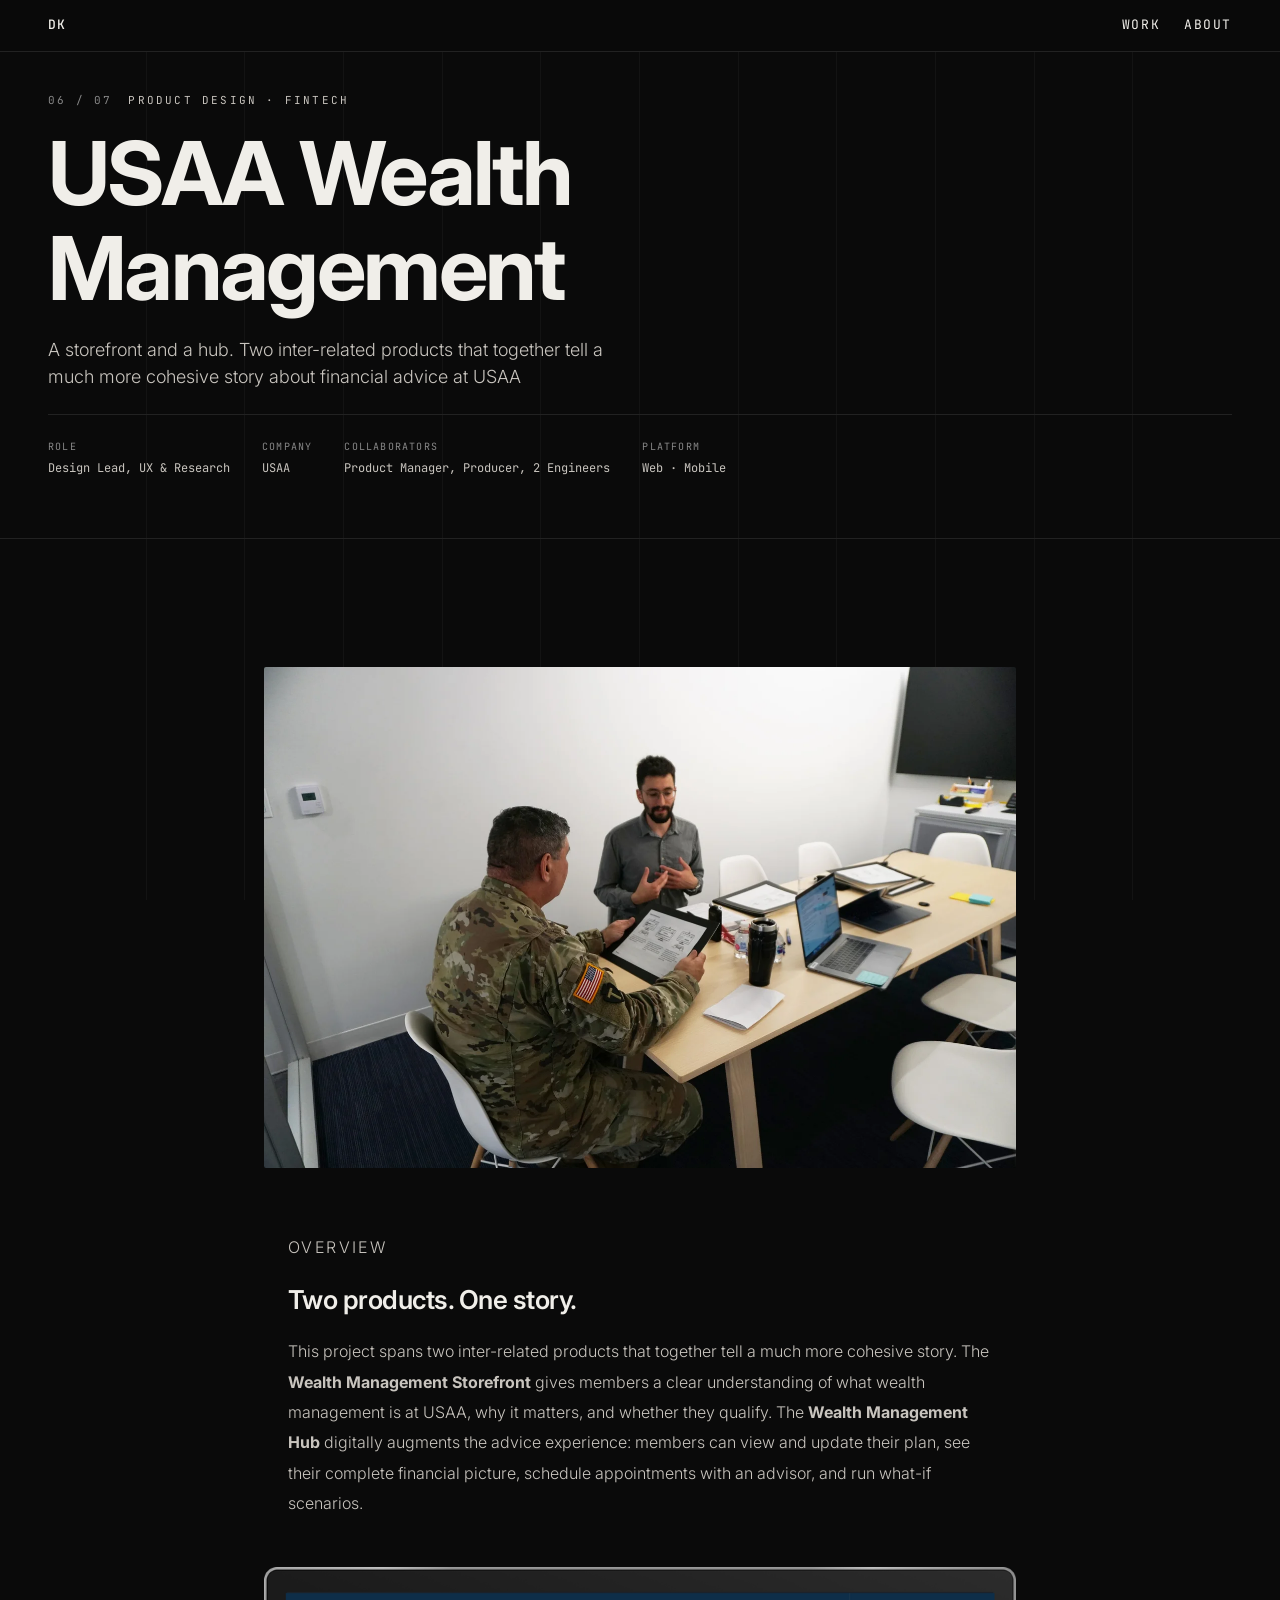
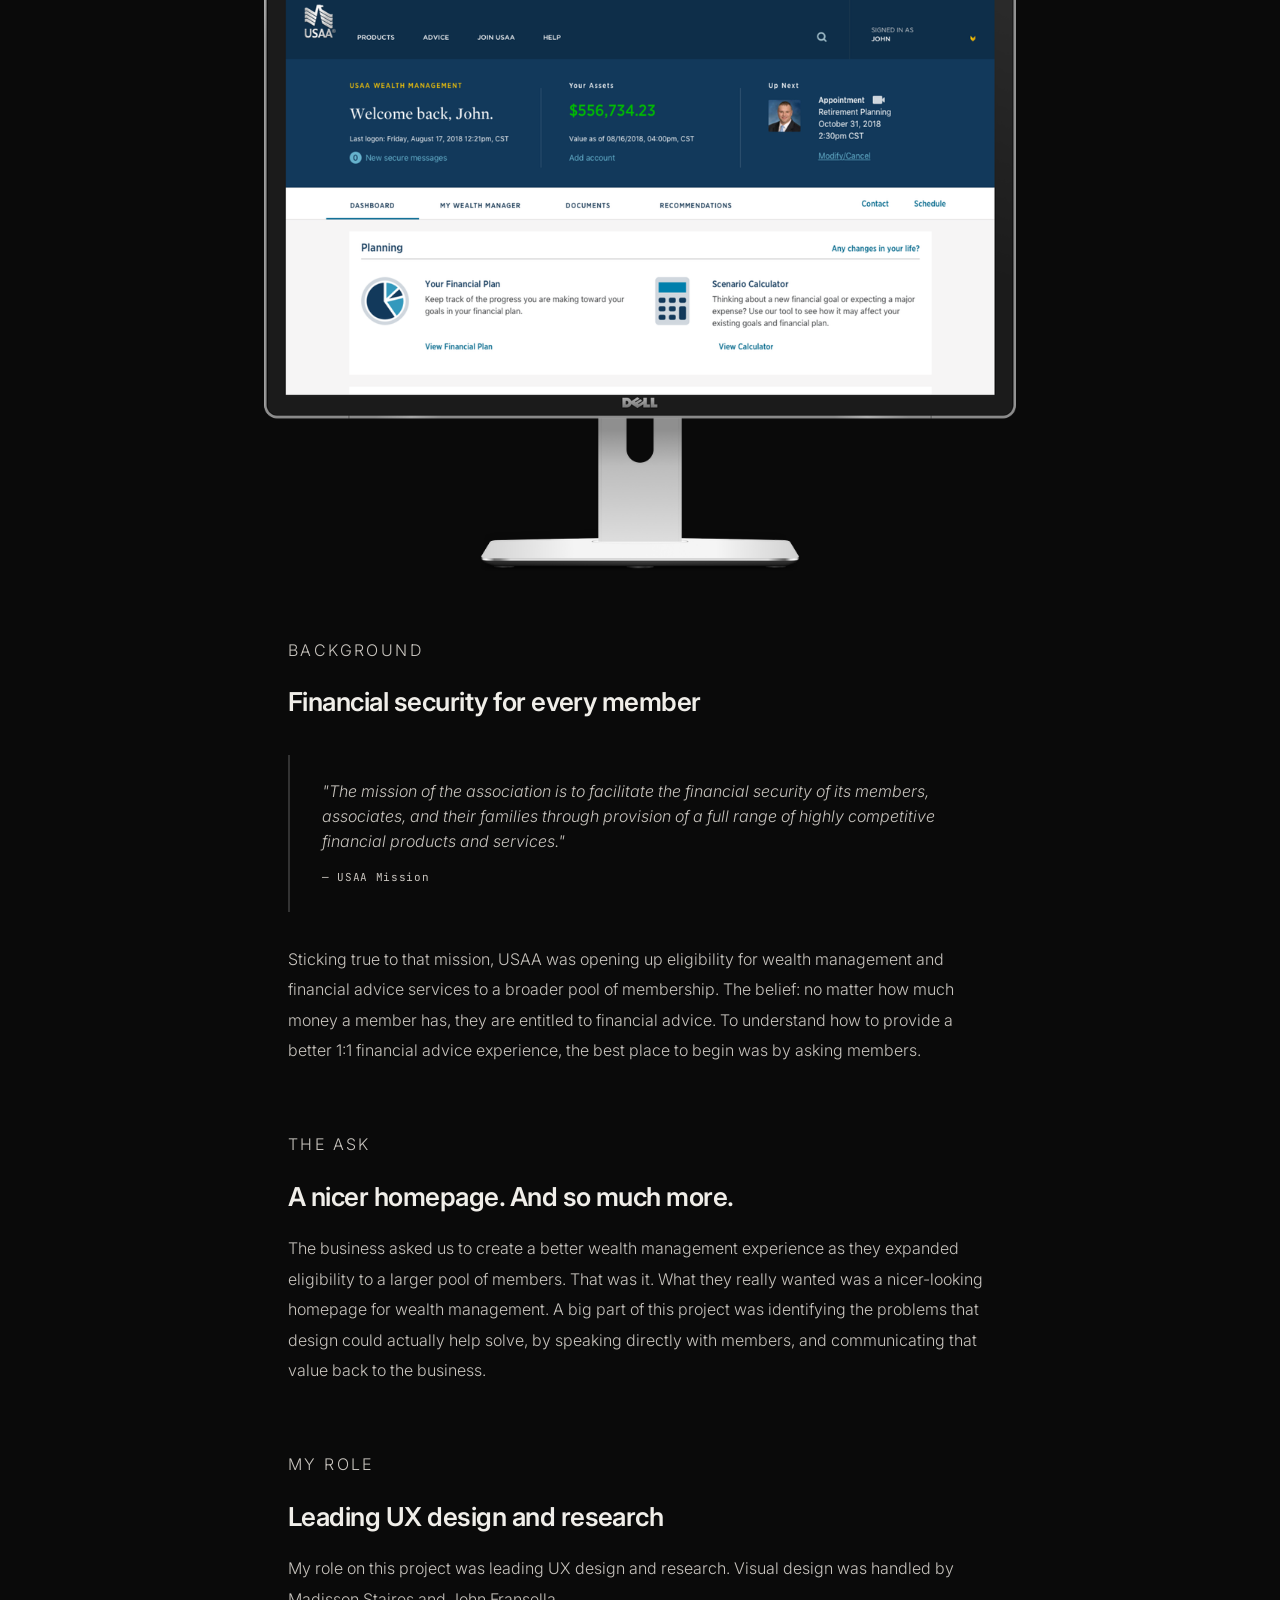
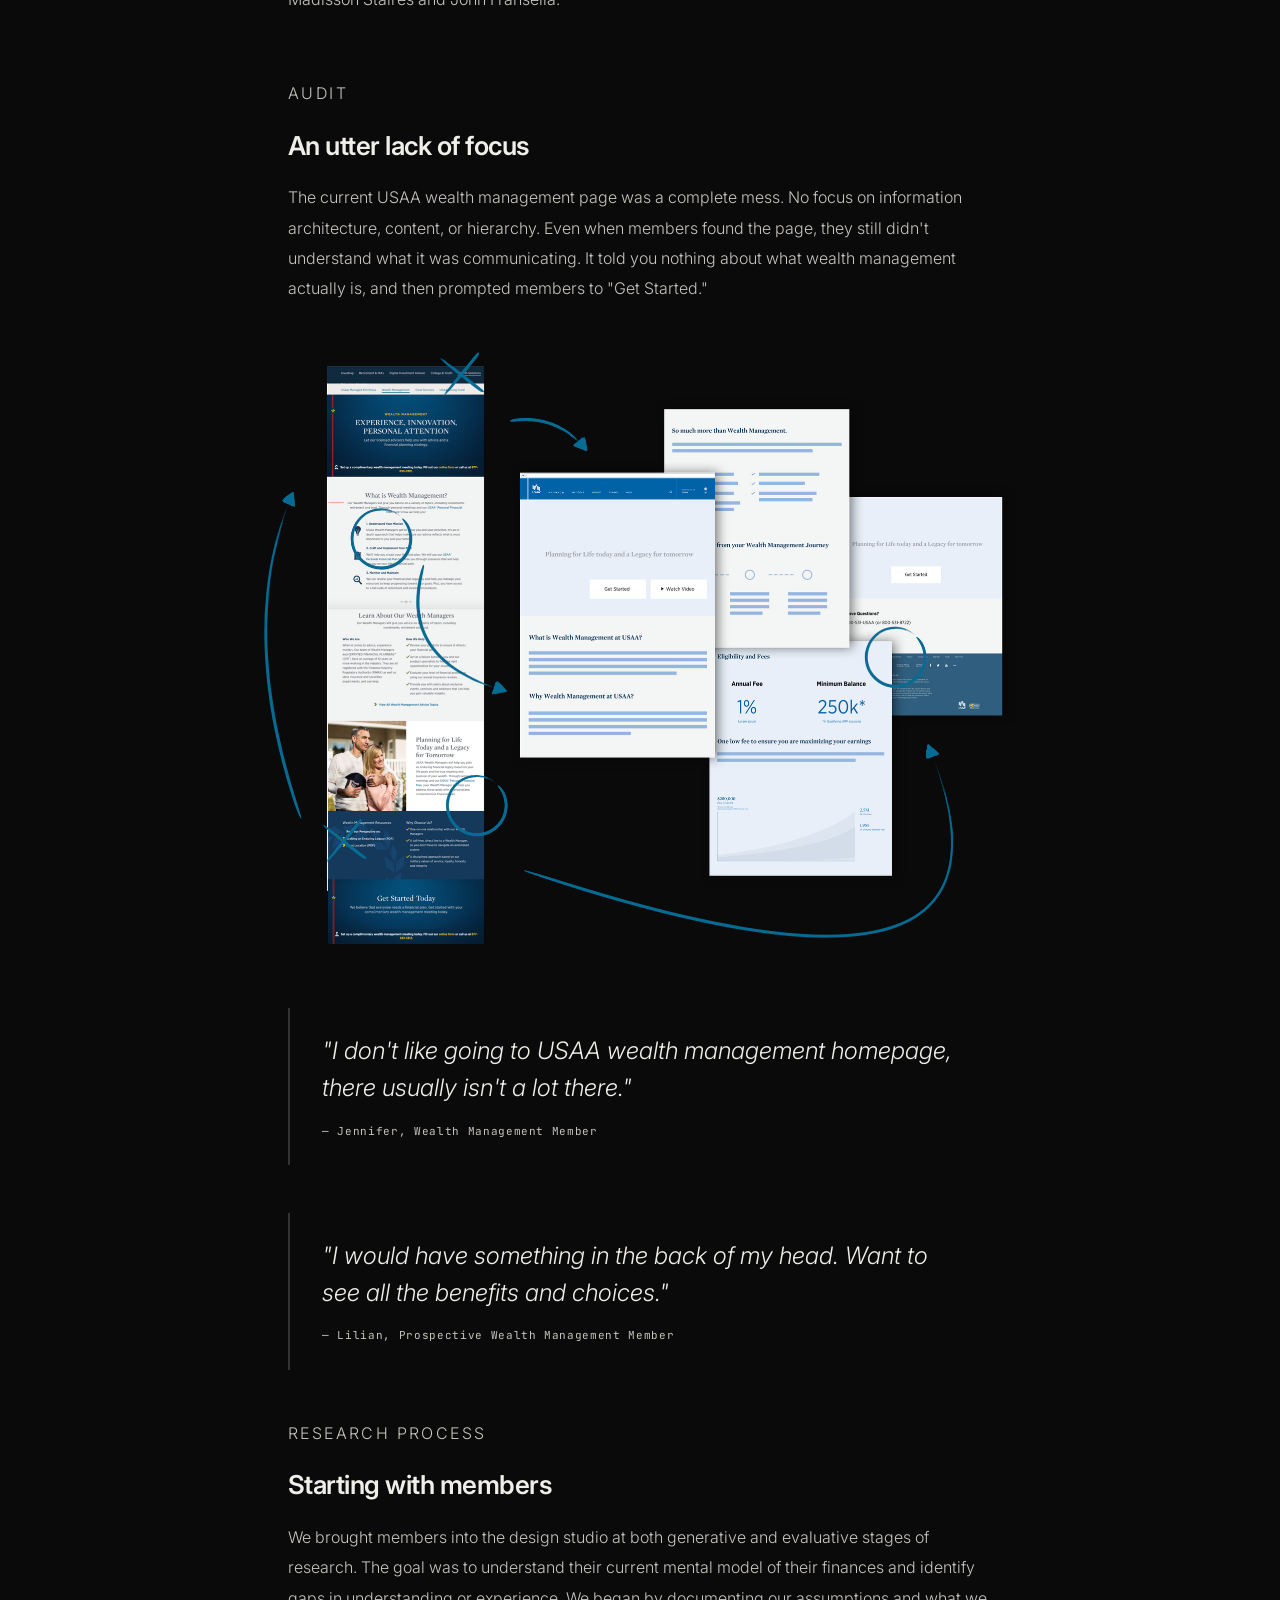
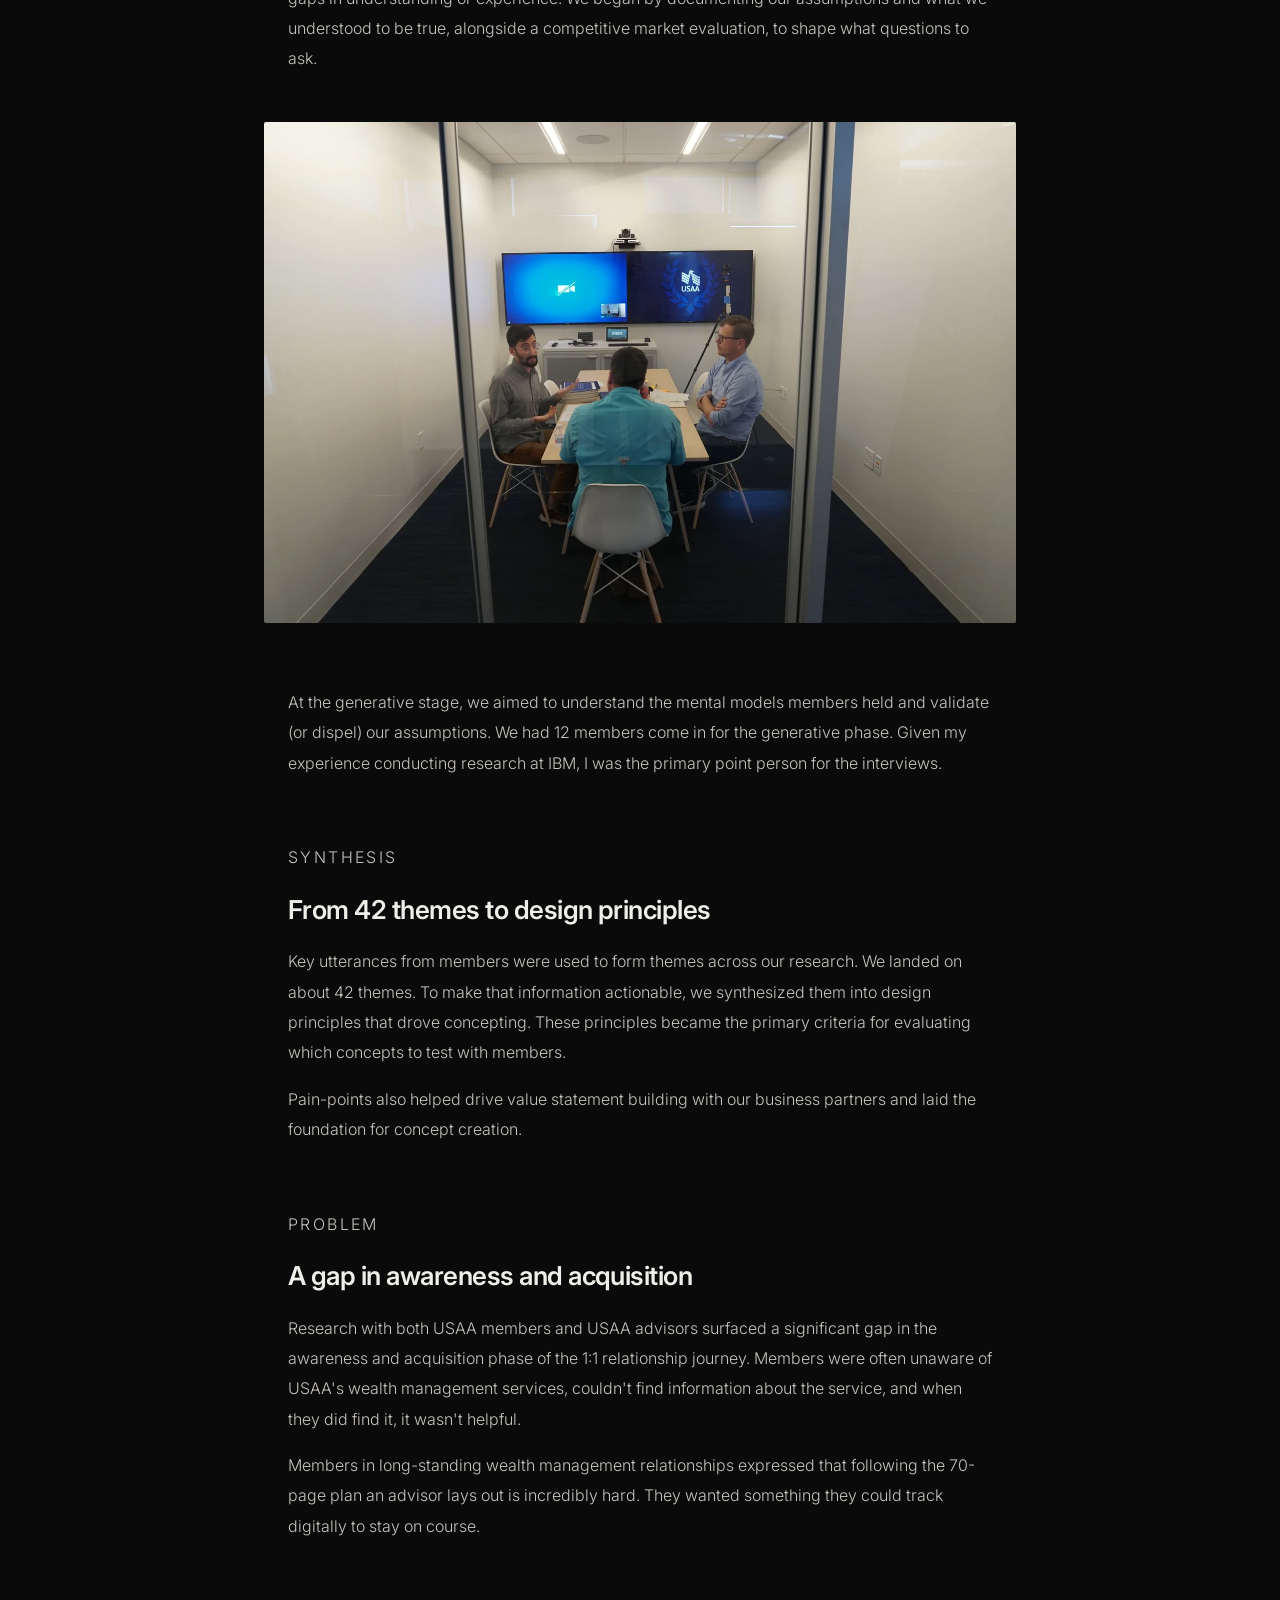
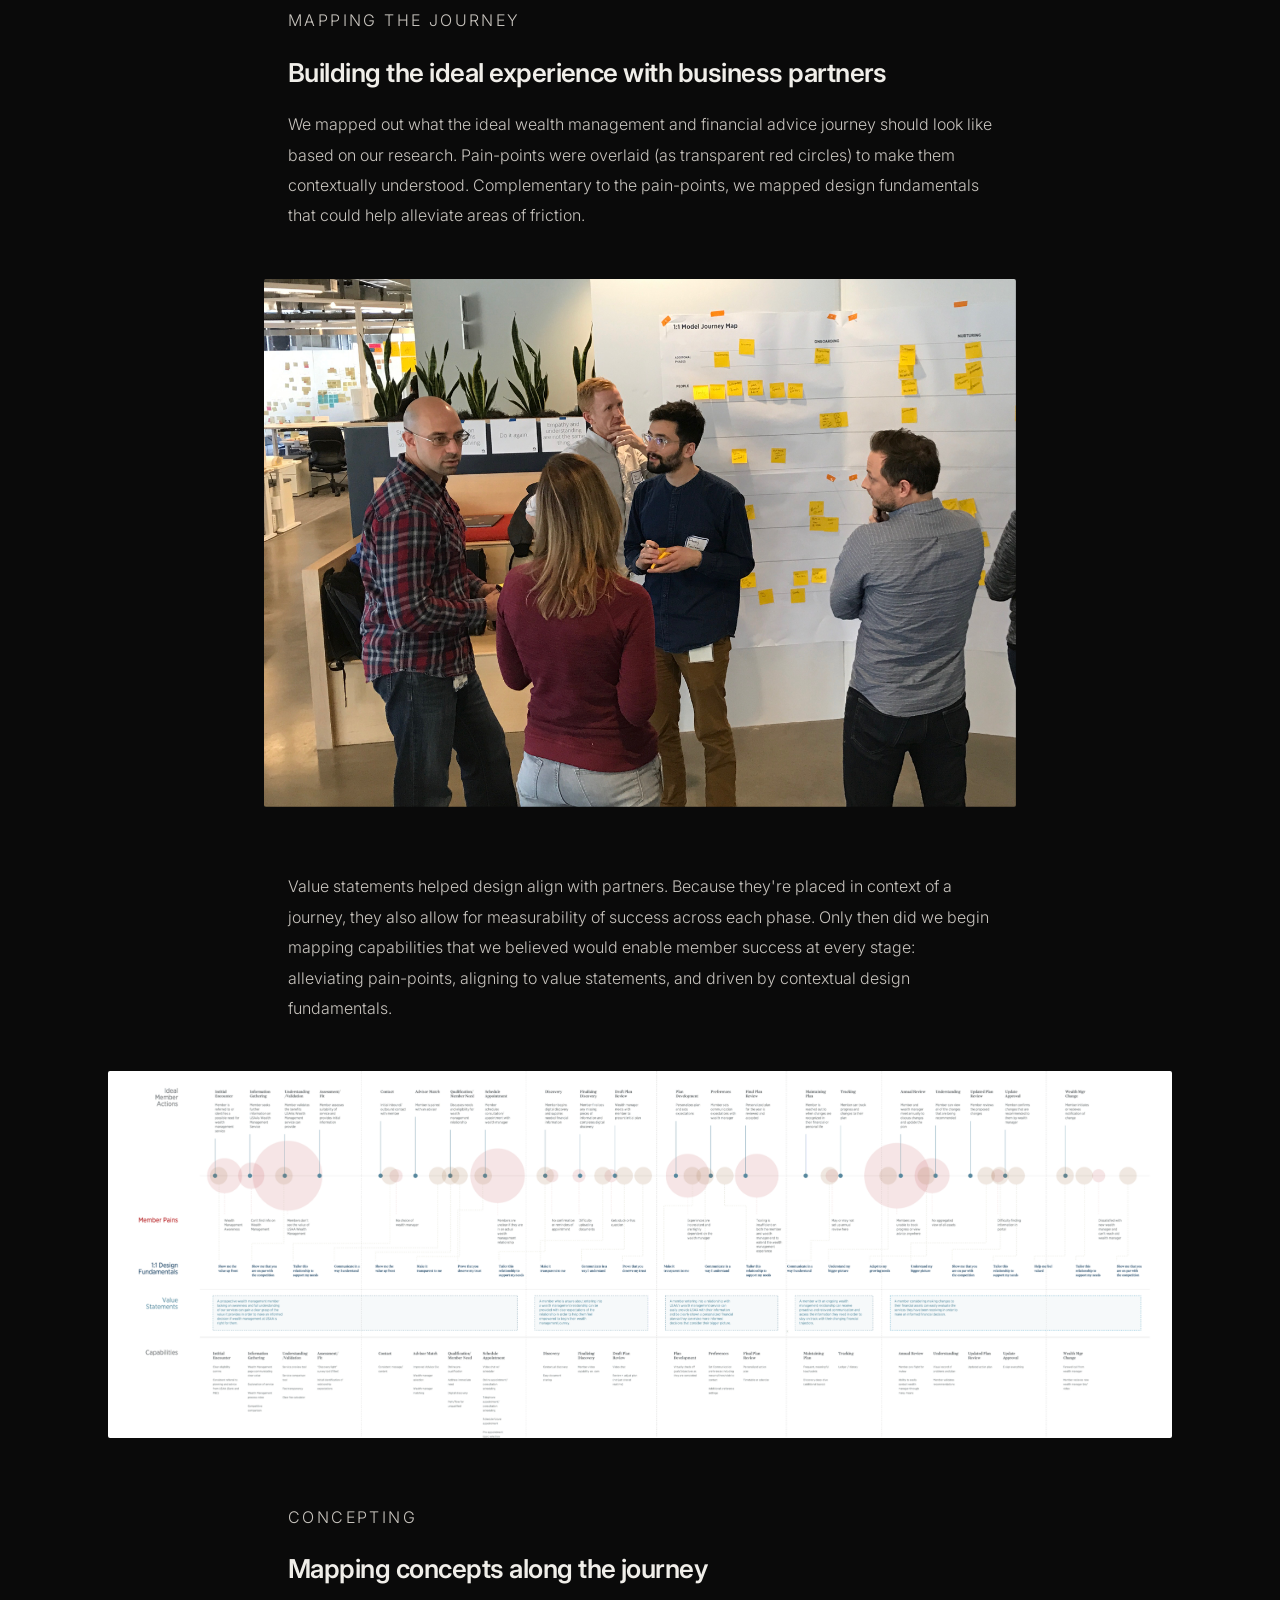
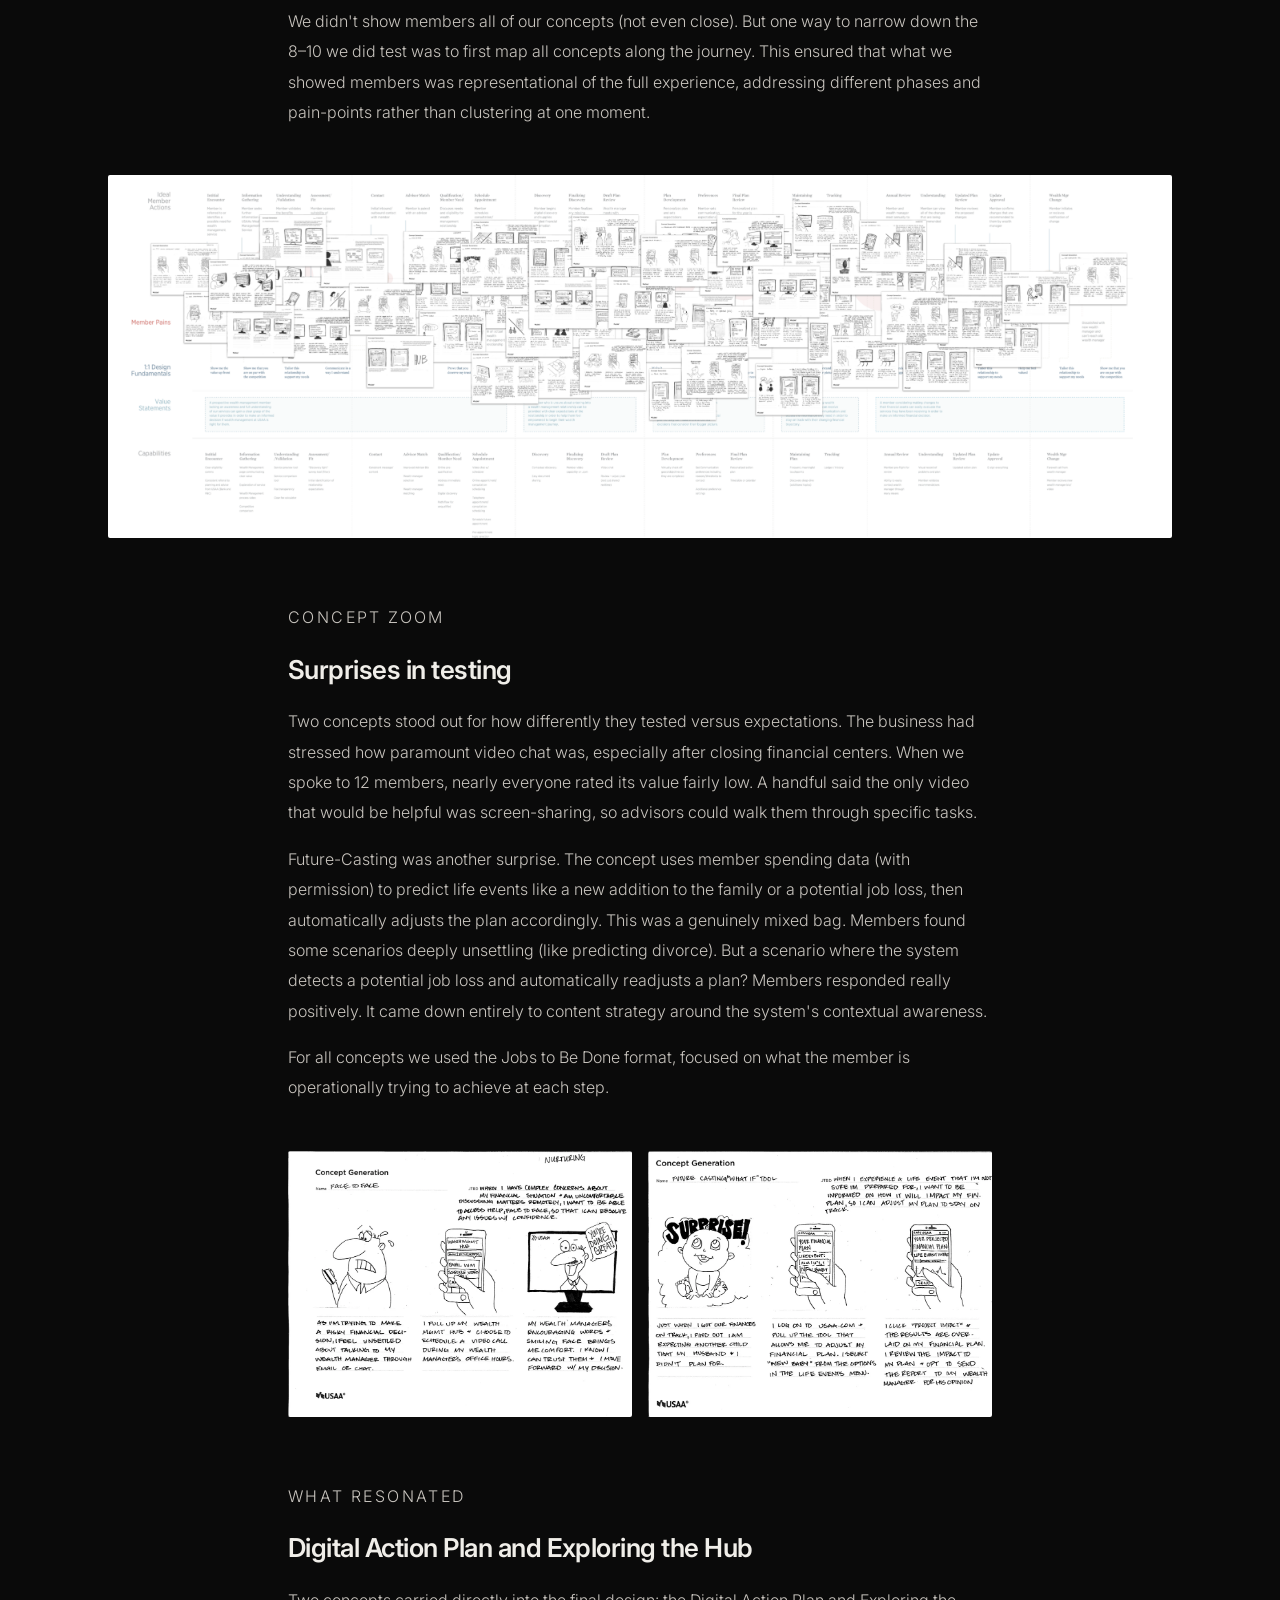
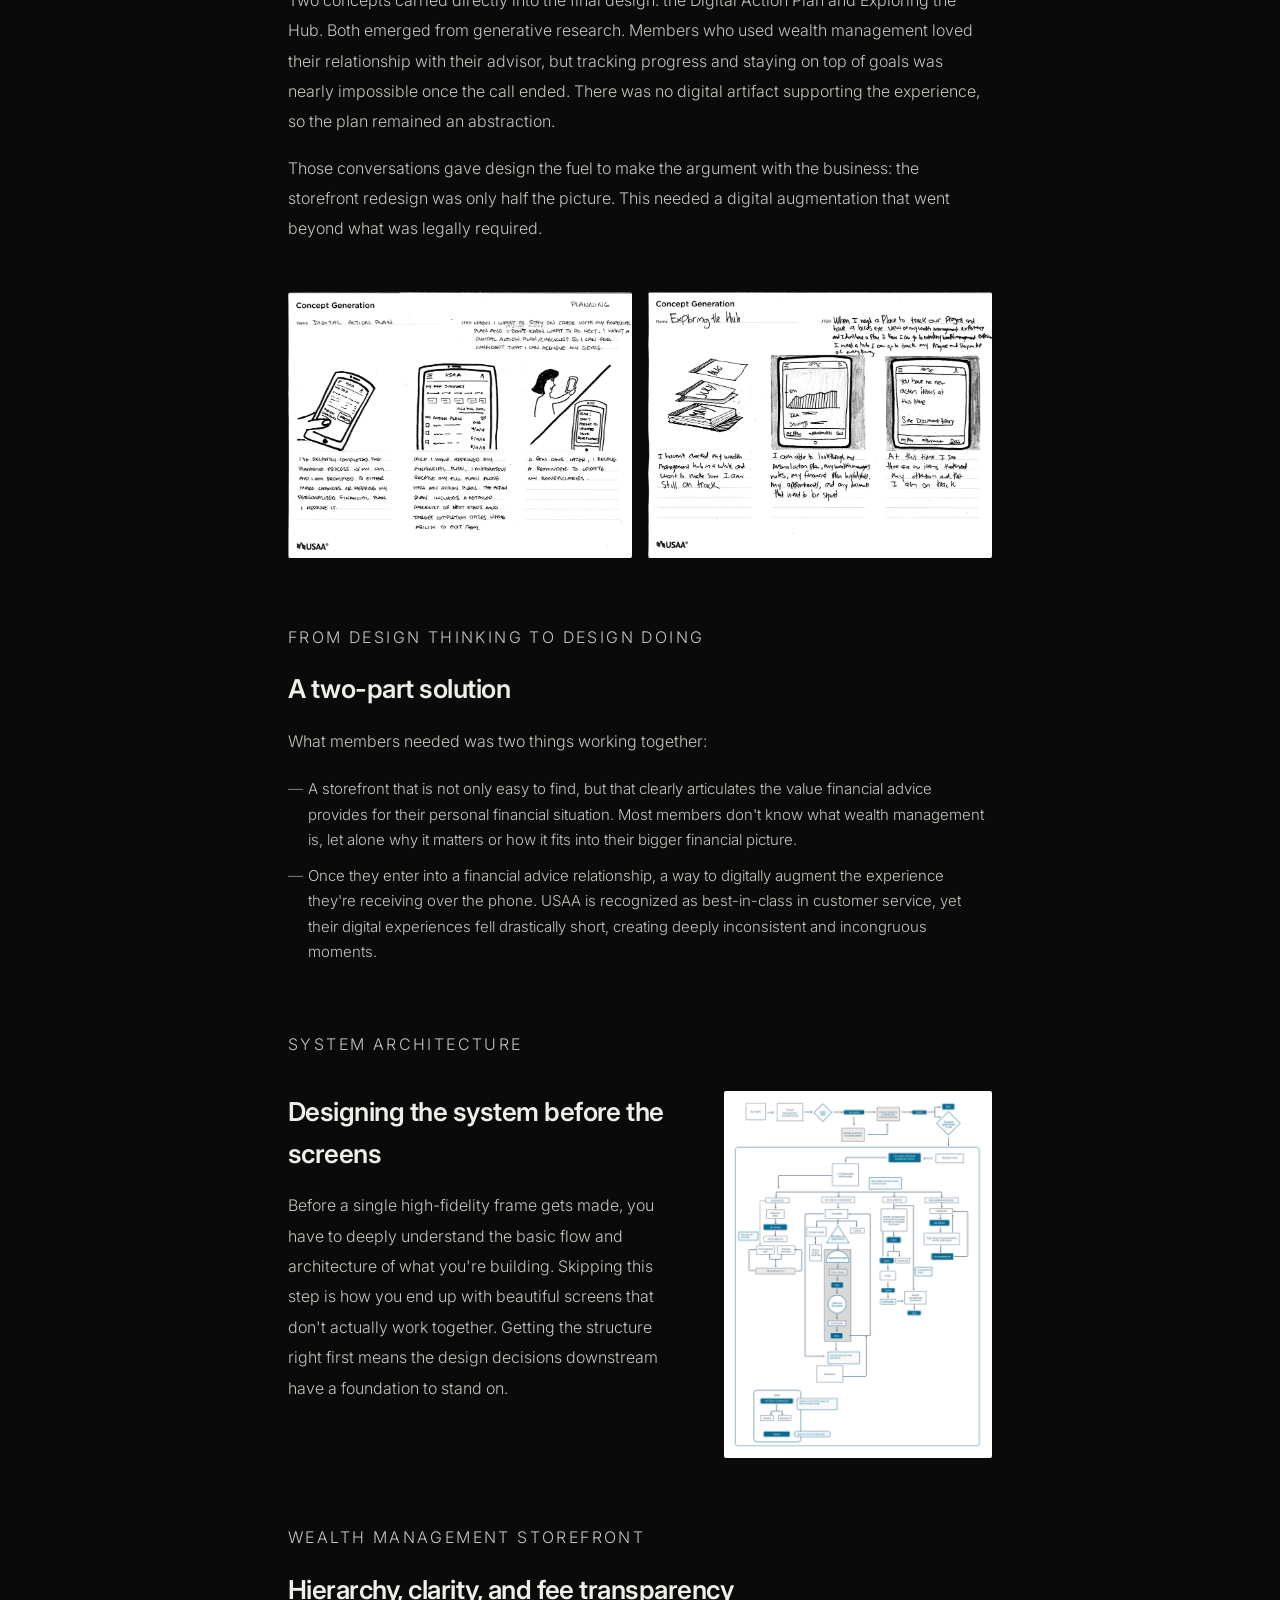
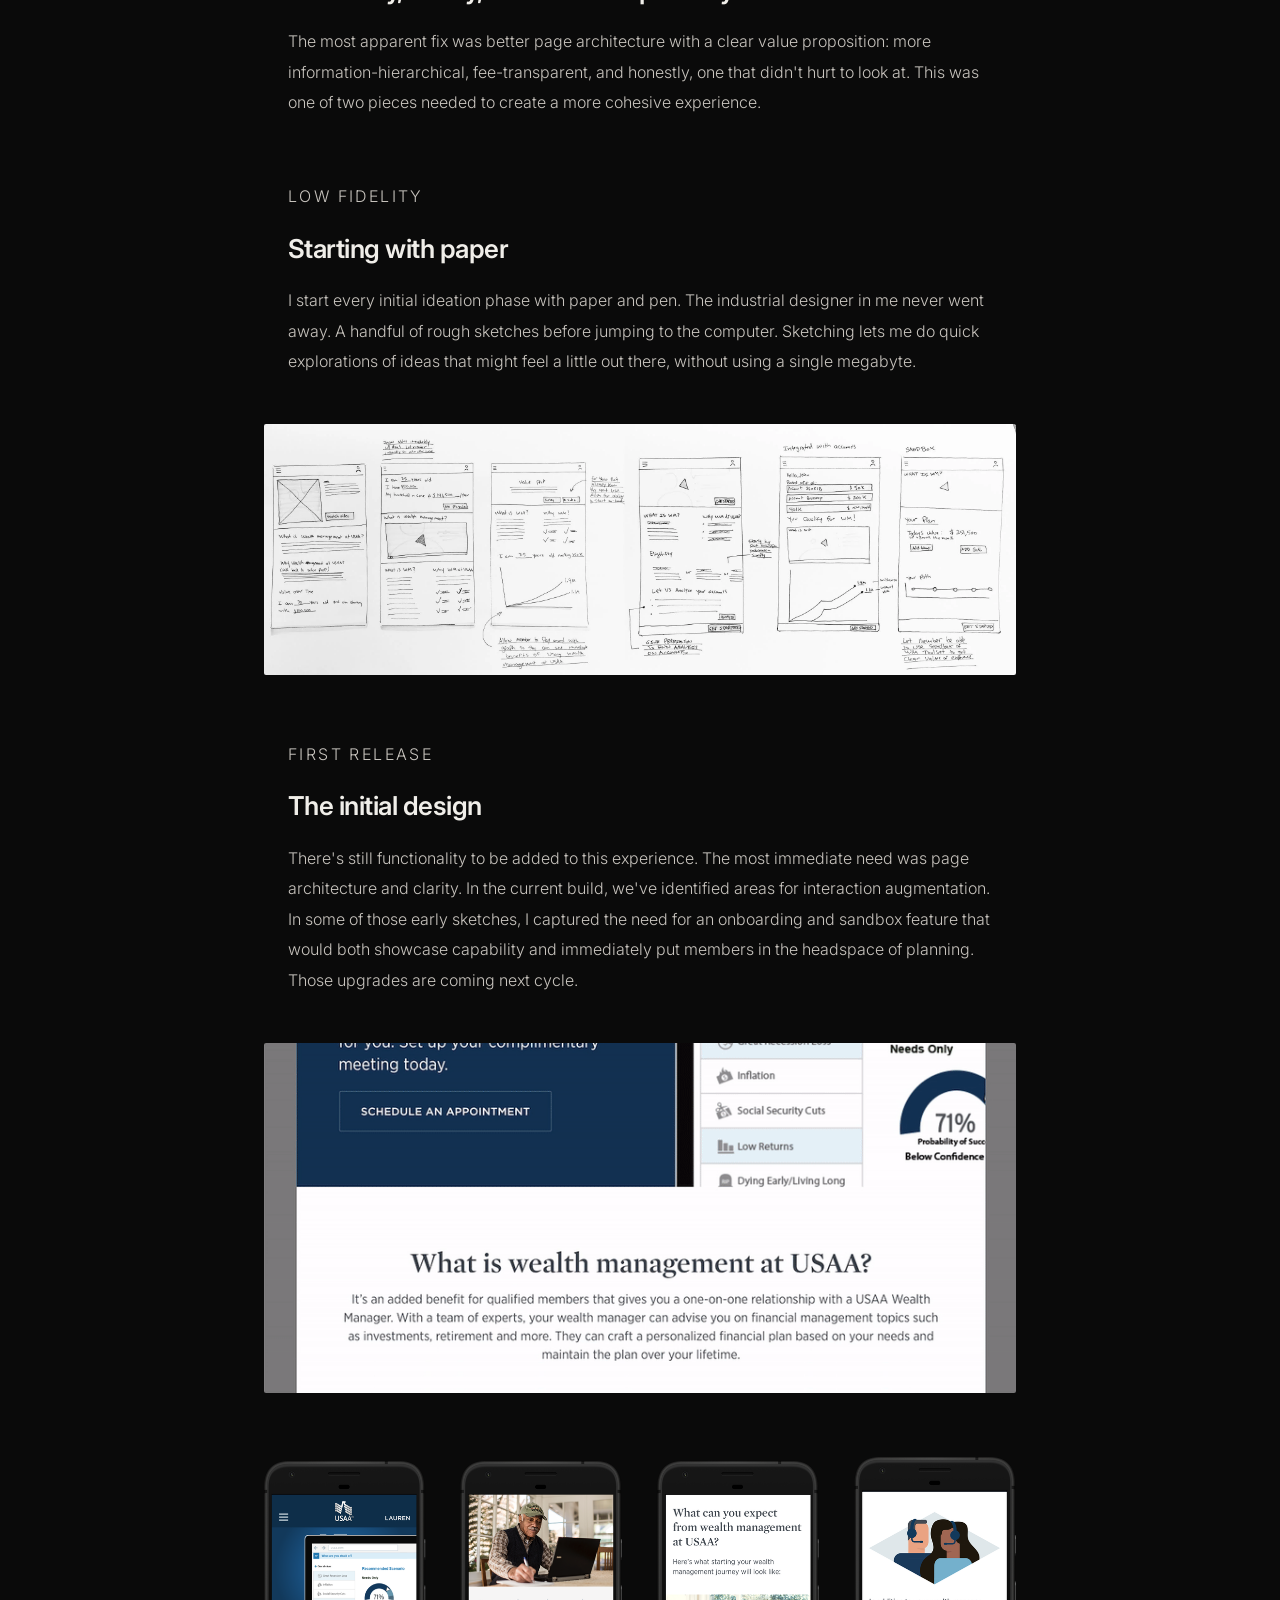
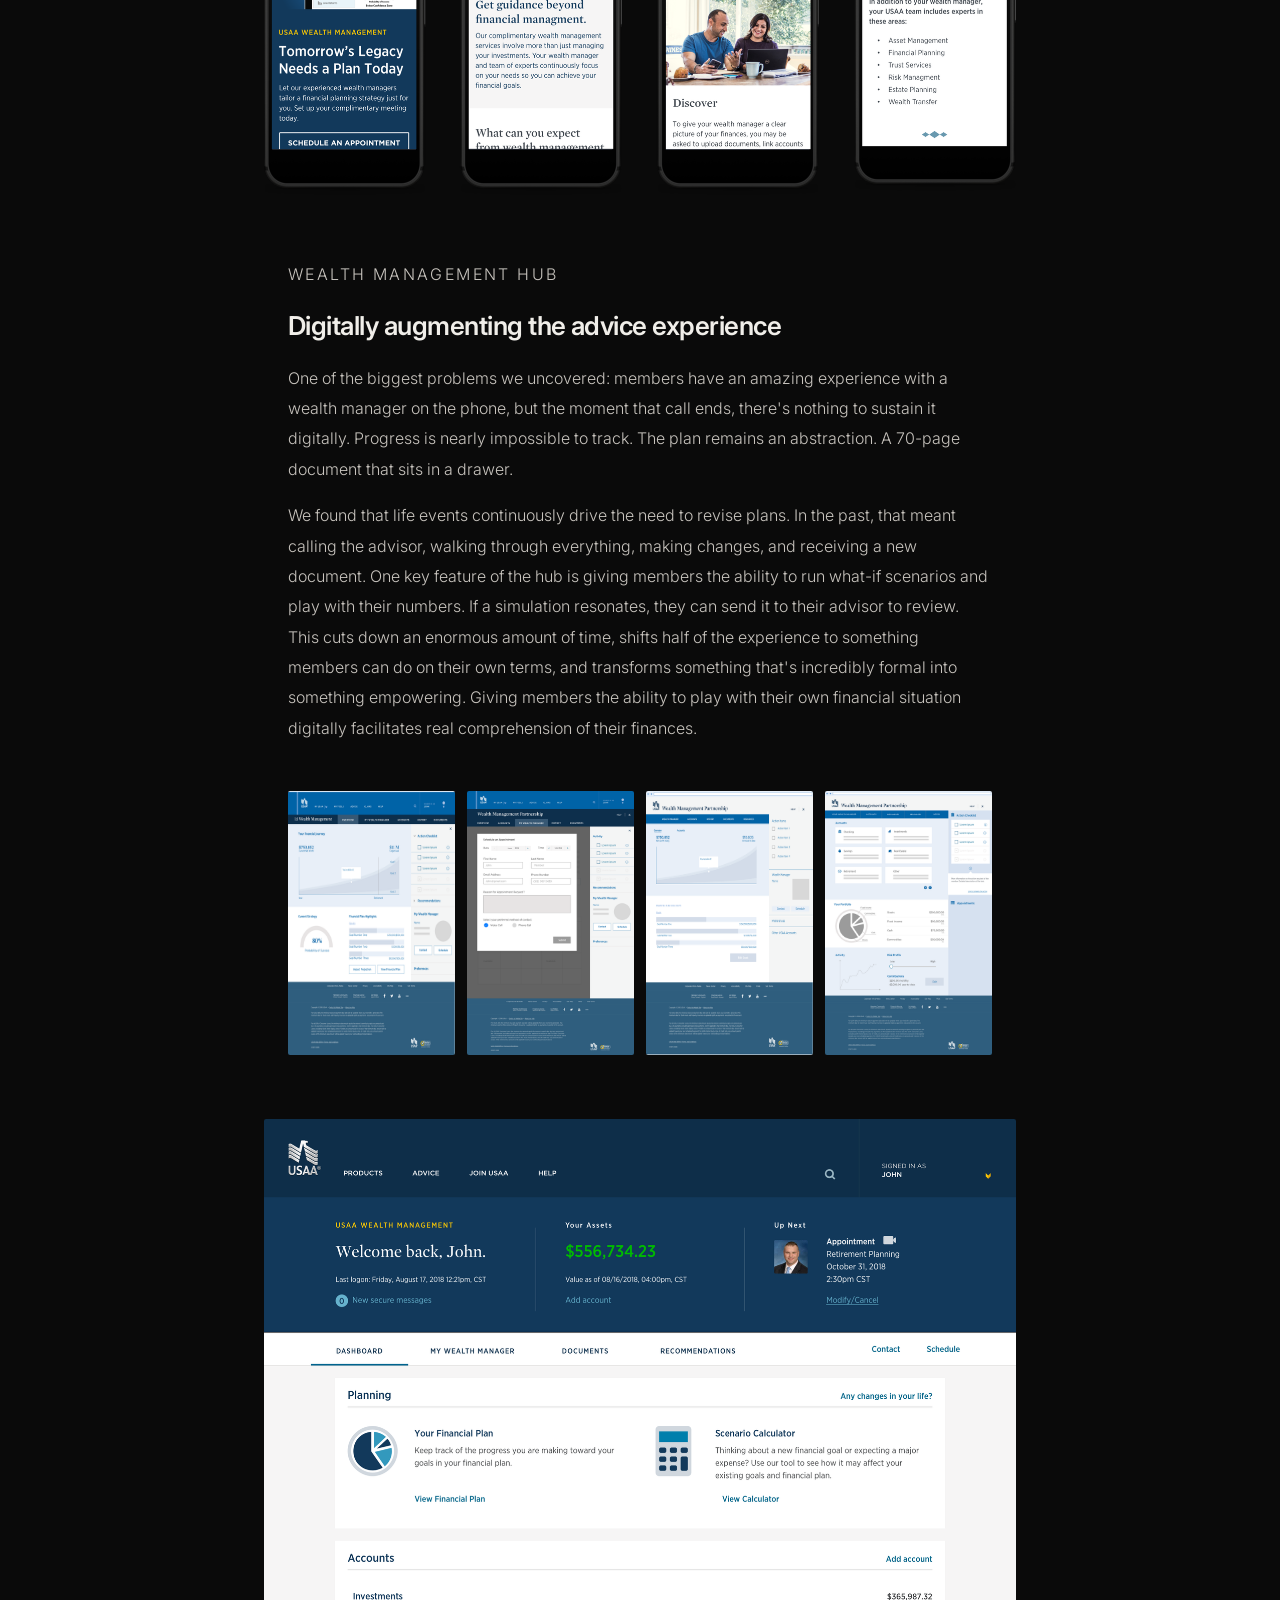
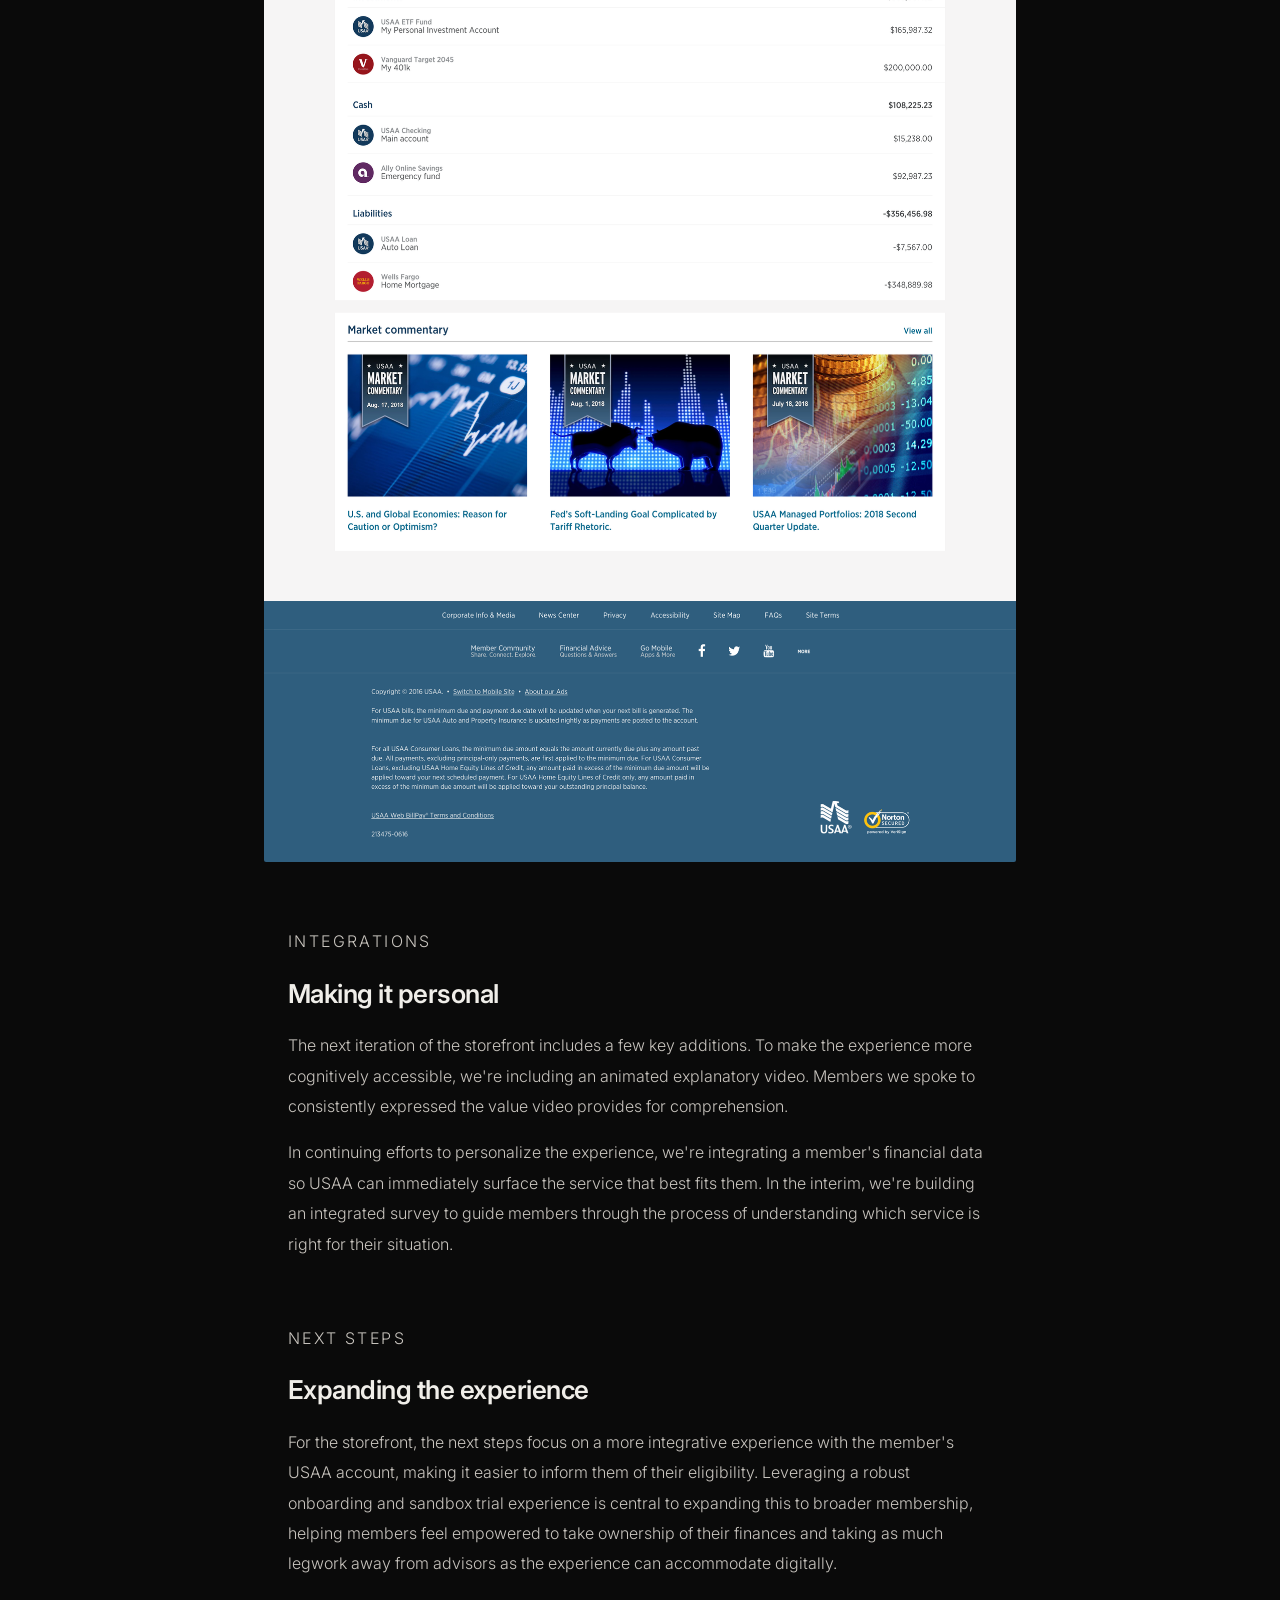
<file: work/06.html>
<!DOCTYPE html>
<html lang="en">
<head>
  <meta charset="UTF-8" />
  <meta name="viewport" content="width=device-width, initial-scale=1.0" />
  <title>USAA Wealth Management — Danny Kaufman</title>
  <meta name="description" content="Designing a wealth management storefront and hub for USAA members — from research through final design." />
  <link rel="preconnect" href="https://fonts.googleapis.com" />
  <link rel="preconnect" href="https://fonts.gstatic.com" crossorigin />
  <link href="https://fonts.googleapis.com/css2?family=JetBrains+Mono:wght@400;500&family=Inter:wght@300;400;500;600;700&display=swap" rel="stylesheet" />
  <link rel="icon" type="image/svg+xml" href="../images/favicon.svg" />
  <link rel="stylesheet" href="../css/style.css" />
</head>
<body>

  <!-- GRID OVERLAY -->
  <div class="grid-overlay" aria-hidden="true">
    <div></div><div></div><div></div><div></div>
    <div></div><div></div><div></div><div></div>
    <div></div><div></div><div></div><div></div>
  </div>

  <!-- NAVIGATION -->
  <header class="nav" role="banner">
    <a href="../index.html" class="nav-logo">DK</a>
    <div class="nav-title" data-text="USAA WEALTH MANAGEMENT">USAA WEALTH MANAGEMENT</div>
    <nav class="nav-links" role="navigation" aria-label="Main navigation">
      <a href="../work/01.html" class="active">WORK</a>
      <a href="../about.html">ABOUT</a>
    </nav>
    <button class="nav-hamburger" aria-label="Toggle mobile menu" aria-expanded="false">
      <span></span>
      <span></span>
      <span></span>
    </button>
  </header>

  <main>

    <!-- HERO -->
    <section class="cs-hero" aria-label="Project header">
      <p class="cs-eyebrow">
        <span class="cs-eyebrow-num">06 / 07</span>
        <span>Product Design · FinTech</span>
      </p>
      <h1 class="cs-title">USAA Wealth<br />Management</h1>
      <p class="cs-subtitle">A storefront and a hub. Two inter-related products that together tell a much more cohesive story about financial advice at USAA</p>
      <div class="cs-meta">
        <div class="cs-meta-item">
          <span class="meta-label">Role</span>
          <span class="meta-value">Design Lead, UX &amp; Research</span>
        </div>
        <div class="cs-meta-item">
          <span class="meta-label">Company</span>
          <span class="meta-value">USAA</span>
        </div>
        <div class="cs-meta-item">
          <span class="meta-label">Collaborators</span>
          <span class="meta-value">Product Manager, Producer, 2 Engineers</span>
        </div>
        <div class="cs-meta-item">
          <span class="meta-label">Platform</span>
          <span class="meta-value">Web · Mobile</span>
        </div>
      </div>
    </section>


    <!-- CONTENT -->
    <article class="cs-content">

      <div class="cs-hero-image reveal">
        <img src="../images/work/06/Hero Image.webp" alt="USAA Wealth Management" />
      </div>

      <!-- Overview -->
      <div class="cs-section reveal">
        <p class="cs-section-heading">Overview</p>
        <h2 class="cs-section-title">Two products. One story.</h2>
        <p>This project spans two inter-related products that together tell a much more cohesive story. The <strong>Wealth Management Storefront</strong> gives members a clear understanding of what wealth management is at USAA, why it matters, and whether they qualify. The <strong>Wealth Management Hub</strong> digitally augments the advice experience: members can view and update their plan, see their complete financial picture, schedule appointments with an advisor, and run what-if scenarios.</p>
        <div class="cs-hero-image">
          <img src="../images/work/06/product 2.webp" alt="USAA Wealth Management products" />
        </div>
      </div>

      <!-- Background -->
      <div class="cs-section reveal">
        <p class="cs-section-heading">Background</p>
        <h2 class="cs-section-title">Financial security for every member</h2>
        <blockquote class="cs-quote cs-quote--inline reveal">
          <p>"The mission of the association is to facilitate the financial security of its members, associates, and their families through provision of a full range of highly competitive financial products and services."</p>
          <cite>— USAA Mission</cite>
        </blockquote>
        <p>Sticking true to that mission, USAA was opening up eligibility for wealth management and financial advice services to a broader pool of membership. The belief: no matter how much money a member has, they are entitled to financial advice. To understand how to provide a better 1:1 financial advice experience, the best place to begin was by asking members.</p>
      </div>

      <!-- The Ask -->
      <div class="cs-section reveal">
        <p class="cs-section-heading">The Ask</p>
        <h2 class="cs-section-title">A nicer homepage. And so much more.</h2>
        <p>The business asked us to create a better wealth management experience as they expanded eligibility to a larger pool of members. That was it. What they really wanted was a nicer-looking homepage for wealth management. A big part of this project was identifying the problems that design could actually help solve, by speaking directly with members, and communicating that value back to the business.</p>
      </div>

      <!-- My Role -->
      <div class="cs-section reveal">
        <p class="cs-section-heading">My Role</p>
        <h2 class="cs-section-title">Leading UX design and research</h2>
        <p>My role on this project was leading UX design and research. Visual design was handled by Madisson Staires and John Fransella.</p>
      </div>

      <!-- Audit -->
      <div class="cs-section reveal">
        <p class="cs-section-heading">Audit</p>
        <h2 class="cs-section-title">An utter lack of focus</h2>
        <p>The current USAA wealth management page was a complete mess. No focus on information architecture, content, or hierarchy. Even when members found the page, they still didn't understand what it was communicating. It told you nothing about what wealth management actually is, and then prompted members to "Get Started."</p>
        <div class="cs-hero-image">
          <img src="../images/work/06/Audit.webp" alt="Audit of the current USAA wealth management page" />
        </div>
      </div>

      <blockquote class="cs-quote reveal">
        <p>"I don't like going to USAA wealth management homepage, there usually isn't a lot there."</p>
        <cite>— Jennifer, Wealth Management Member</cite>
      </blockquote>

      <blockquote class="cs-quote reveal">
        <p>"I would have something in the back of my head. Want to see all the benefits and choices."</p>
        <cite>— Lilian, Prospective Wealth Management Member</cite>
      </blockquote>

      <!-- Research -->
      <div class="cs-section reveal">
        <p class="cs-section-heading">Research Process</p>
        <h2 class="cs-section-title">Starting with members</h2>
        <p>We brought members into the design studio at both generative and evaluative stages of research. The goal was to understand their current mental model of their finances and identify gaps in understanding or experience. We began by documenting our assumptions and what we understood to be true, alongside a competitive market evaluation, to shape what questions to ask.</p>
        <div class="cs-hero-image">
          <img src="../images/work/06/research process.webp" alt="Research process" />
        </div>
        <p>At the generative stage, we aimed to understand the mental models members held and validate (or dispel) our assumptions. We had 12 members come in for the generative phase. Given my experience conducting research at IBM, I was the primary point person for the interviews.</p>
      </div>

      <!-- Synthesis -->
      <div class="cs-section reveal">
        <p class="cs-section-heading">Synthesis</p>
        <h2 class="cs-section-title">From 42 themes to design principles</h2>
        <p>Key utterances from members were used to form themes across our research. We landed on about 42 themes. To make that information actionable, we synthesized them into design principles that drove concepting. These principles became the primary criteria for evaluating which concepts to test with members.</p>
        <p>Pain-points also helped drive value statement building with our business partners and laid the foundation for concept creation.</p>
      </div>

      <!-- Problem -->
      <div class="cs-section reveal">
        <p class="cs-section-heading">Problem</p>
        <h2 class="cs-section-title">A gap in awareness and acquisition</h2>
        <p>Research with both USAA members and USAA advisors surfaced a significant gap in the awareness and acquisition phase of the 1:1 relationship journey. Members were often unaware of USAA's wealth management services, couldn't find information about the service, and when they did find it, it wasn't helpful.</p>
        <p>Members in long-standing wealth management relationships expressed that following the 70-page plan an advisor lays out is incredibly hard. They wanted something they could track digitally to stay on course.</p>
      </div>

      <!-- Journey Mapping -->
      <div class="cs-section reveal">
        <p class="cs-section-heading">Mapping the Journey</p>
        <h2 class="cs-section-title">Building the ideal experience with business partners</h2>
        <p>We mapped out what the ideal wealth management and financial advice journey should look like based on our research. Pain-points were overlaid (as transparent red circles) to make them contextually understood. Complementary to the pain-points, we mapped design fundamentals that could help alleviate areas of friction.</p>
        <div class="cs-hero-image">
          <img src="../images/work/06/mapping the journey.webp" alt="Mapping the wealth management journey" />
        </div>
        <p>Value statements helped design align with partners. Because they're placed in context of a journey, they also allow for measurability of success across each phase. Only then did we begin mapping capabilities that we believed would enable member success at every stage: alleviating pain-points, aligning to value statements, and driven by contextual design fundamentals.</p>
        <div class="cs-hero-image cs-hero-image--wide">
          <img src="../images/work/06/journey without concepts.png" alt="The wealth management journey" />
        </div>
      </div>

      <!-- Concepts along the Journey -->
      <div class="cs-section reveal">
        <p class="cs-section-heading">Concepting</p>
        <h2 class="cs-section-title">Mapping concepts along the journey</h2>
        <p>We didn't show members all of our concepts (not even close). But one way to narrow down the 8–10 we did test was to first map all concepts along the journey. This ensured that what we showed members was representational of the full experience, addressing different phases and pain-points rather than clustering at one moment.</p>
        <div class="cs-hero-image cs-hero-image--wide">
          <img src="../images/work/06/journeywithconcepts.png" alt="Concepts mapped along the journey" />
        </div>
      </div>

      <!-- Concept Zoom -->
      <div class="cs-section reveal">
        <p class="cs-section-heading">Concept Zoom</p>
        <h2 class="cs-section-title">Surprises in testing</h2>
        <p>Two concepts stood out for how differently they tested versus expectations. The business had stressed how paramount video chat was, especially after closing financial centers. When we spoke to 12 members, nearly everyone rated its value fairly low. A handful said the only video that would be helpful was screen-sharing, so advisors could walk them through specific tasks.</p>
        <p>Future-Casting was another surprise. The concept uses member spending data (with permission) to predict life events like a new addition to the family or a potential job loss, then automatically adjusts the plan accordingly. This was a genuinely mixed bag. Members found some scenarios deeply unsettling (like predicting divorce). But a scenario where the system detects a potential job loss and automatically readjusts a plan? Members responded really positively. It came down entirely to content strategy around the system's contextual awareness.</p>
        <p>For all concepts we used the Jobs to Be Done format, focused on what the member is operationally trying to achieve at each step.</p>
        <div class="cs-image-pair">
          <img src="../images/work/06/conceptzoom1.webp" alt="Concept zoom 1" />
          <img src="../images/work/06/conceptzoom2.webp" alt="Concept zoom 2" />
        </div>
      </div>

      <!-- Winning Concepts -->
      <div class="cs-section reveal">
        <p class="cs-section-heading">What Resonated</p>
        <h2 class="cs-section-title">Digital Action Plan and Exploring the Hub</h2>
        <p>Two concepts carried directly into the final design: the Digital Action Plan and Exploring the Hub. Both emerged from generative research. Members who used wealth management loved their relationship with their advisor, but tracking progress and staying on top of goals was nearly impossible once the call ended. There was no digital artifact supporting the experience, so the plan remained an abstraction.</p>
        <p>Those conversations gave design the fuel to make the argument with the business: the storefront redesign was only half the picture. This needed a digital augmentation that went beyond what was legally required.</p>
        <div class="cs-image-pair">
          <img src="../images/work/06/concept3.webp" alt="Concept 3" />
          <img src="../images/work/06/concept4.webp" alt="Concept 4" />
        </div>
      </div>

      <!-- Solution -->
      <div class="cs-section reveal">
        <p class="cs-section-heading">From Design Thinking to Design Doing</p>
        <h2 class="cs-section-title">A two-part solution</h2>
        <p>What members needed was two things working together:</p>
        <ul class="cs-list">
          <li>A storefront that is not only easy to find, but that clearly articulates the value financial advice provides for their personal financial situation. Most members don't know what wealth management is, let alone why it matters or how it fits into their bigger financial picture.</li>
          <li>Once they enter into a financial advice relationship, a way to digitally augment the experience they're receiving over the phone. USAA is recognized as best-in-class in customer service, yet their digital experiences fell drastically short, creating deeply inconsistent and incongruous moments.</li>
        </ul>
      </div>

      <!-- Architecture -->
      <div class="cs-section reveal">
        <p class="cs-section-heading">System Architecture</p>
        <div class="cs-split">
          <div class="cs-split-text">
            <h2 class="cs-section-title">Designing the system before the screens</h2>
            <p>Before a single high-fidelity frame gets made, you have to deeply understand the basic flow and architecture of what you're building. Skipping this step is how you end up with beautiful screens that don't actually work together. Getting the structure right first means the design decisions downstream have a foundation to stand on.</p>
          </div>
          <div class="cs-split-image">
            <img src="../images/work/06/architecture.png" alt="Wealth management system architecture" />
          </div>
        </div>
      </div>

      <!-- Storefront -->
      <div class="cs-section reveal">
        <p class="cs-section-heading">Wealth Management Storefront</p>
        <h2 class="cs-section-title">Hierarchy, clarity, and fee transparency</h2>
        <p>The most apparent fix was better page architecture with a clear value proposition: more information-hierarchical, fee-transparent, and honestly, one that didn't hurt to look at. This was one of two pieces needed to create a more cohesive experience.</p>
      </div>

      <div class="cs-section reveal">
        <p class="cs-section-heading">Low Fidelity</p>
        <h2 class="cs-section-title">Starting with paper</h2>
        <p>I start every initial ideation phase with paper and pen. The industrial designer in me never went away. A handful of rough sketches before jumping to the computer. Sketching lets me do quick explorations of ideas that might feel a little out there, without using a single megabyte.</p>
        <div class="cs-hero-image">
          <img src="../images/work/06/paper.webp" alt="Paper sketches" />
        </div>
      </div>

      <div class="cs-section reveal">
        <p class="cs-section-heading">First Release</p>
        <h2 class="cs-section-title">The initial design</h2>
        <p>There's still functionality to be added to this experience. The most immediate need was page architecture and clarity. In the current build, we've identified areas for interaction augmentation. In some of those early sketches, I captured the need for an onboarding and sandbox feature that would both showcase capability and immediately put members in the headspace of planning. Those upgrades are coming next cycle.</p>
        <div class="cs-hero-image">
          <img src="../images/work/06/SCROLL.gif" alt="Wealth management storefront scroll" />
        </div>
        <div class="cs-hero-image">
          <img src="../images/work/06/mobile initial.webp" alt="Wealth management storefront on mobile" />
        </div>
      </div>

      <!-- Hub -->
      <div class="cs-section reveal">
        <p class="cs-section-heading">Wealth Management Hub</p>
        <h2 class="cs-section-title">Digitally augmenting the advice experience</h2>
        <p>One of the biggest problems we uncovered: members have an amazing experience with a wealth manager on the phone, but the moment that call ends, there's nothing to sustain it digitally. Progress is nearly impossible to track. The plan remains an abstraction. A 70-page document that sits in a drawer.</p>
        <p>We found that life events continuously drive the need to revise plans. In the past, that meant calling the advisor, walking through everything, making changes, and receiving a new document. One key feature of the hub is giving members the ability to run what-if scenarios and play with their numbers. If a simulation resonates, they can send it to their advisor to review. This cuts down an enormous amount of time, shifts half of the experience to something members can do on their own terms, and transforms something that's incredibly formal into something empowering. Giving members the ability to play with their own financial situation digitally facilitates real comprehension of their finances.</p>
        <div class="cs-image-quad">
          <img src="../images/work/06/hub 1.webp" alt="Wealth management hub screen 1" />
          <img src="../images/work/06/hub2.webp" alt="Wealth management hub screen 2" />
          <img src="../images/work/06/hub3.webp" alt="Wealth management hub screen 3" />
          <img src="../images/work/06/hub4.webp" alt="Wealth management hub screen 4" />
        </div>
        <div class="cs-hero-image">
          <img src="../images/work/06/final image.webp" alt="Wealth management hub final design" />
        </div>
      </div>

      <!-- Integrations -->
      <div class="cs-section reveal">
        <p class="cs-section-heading">Integrations</p>
        <h2 class="cs-section-title">Making it personal</h2>
        <p>The next iteration of the storefront includes a few key additions. To make the experience more cognitively accessible, we're including an animated explanatory video. Members we spoke to consistently expressed the value video provides for comprehension.</p>
        <p>In continuing efforts to personalize the experience, we're integrating a member's financial data so USAA can immediately surface the service that best fits them. In the interim, we're building an integrated survey to guide members through the process of understanding which service is right for their situation.</p>
      </div>

      <!-- Next Steps -->
      <div class="cs-section reveal">
        <p class="cs-section-heading">Next Steps</p>
        <h2 class="cs-section-title">Expanding the experience</h2>
        <p>For the storefront, the next steps focus on a more integrative experience with the member's USAA account, making it easier to inform them of their eligibility. Leveraging a robust onboarding and sandbox trial experience is central to expanding this to broader membership, helping members feel empowered to take ownership of their finances and taking as much legwork away from advisors as the experience can accommodate digitally.</p>
        <p>For the Wealth Management Hub, the next step is rolling it out to a select group of members and conducting in-house user testing.</p>
      </div>

    </article>

  </main>

  <!-- CASE NAV -->
  <nav class="cs-nav" aria-label="Project navigation">
    <a href="05.html" class="cs-nav-prev">
      <span class="cs-nav-label">← Prev Project</span>
      <span class="cs-nav-title">Project Align</span>
    </a>
    <a href="07.html" class="cs-nav-next">
      <span class="cs-nav-label">Next Project →</span>
      <span class="cs-nav-title">Transforming Support at IBM</span>
    </a>
  </nav>

  <!-- FOOTER -->
  <footer class="footer" role="contentinfo">
    <div class="footer-left">© 2026 Danny Kaufman</div>
    <div class="footer-center">Sr. Staff Designer / Senior Manager of Product Design</div>
    <div class="footer-right">
      <a href="https://www.linkedin.com/in/dkaufmandesign" target="_blank" rel="noopener noreferrer">LinkedIn ↗</a>
      <a href="https://docs.google.com/document/d/1cFw7iitmg4NxyIukht40D1b1F4j-mNTjfK_ediBpE4A/edit?usp=sharing" target="_blank" rel="noopener noreferrer">See Resume ↗</a>
      <a href="mailto:dkaufmandesign@gmail.com">Email ↗</a>
    </div>
  </footer>

  <script src="../js/main.js"></script>
</body>
</html>
</file>
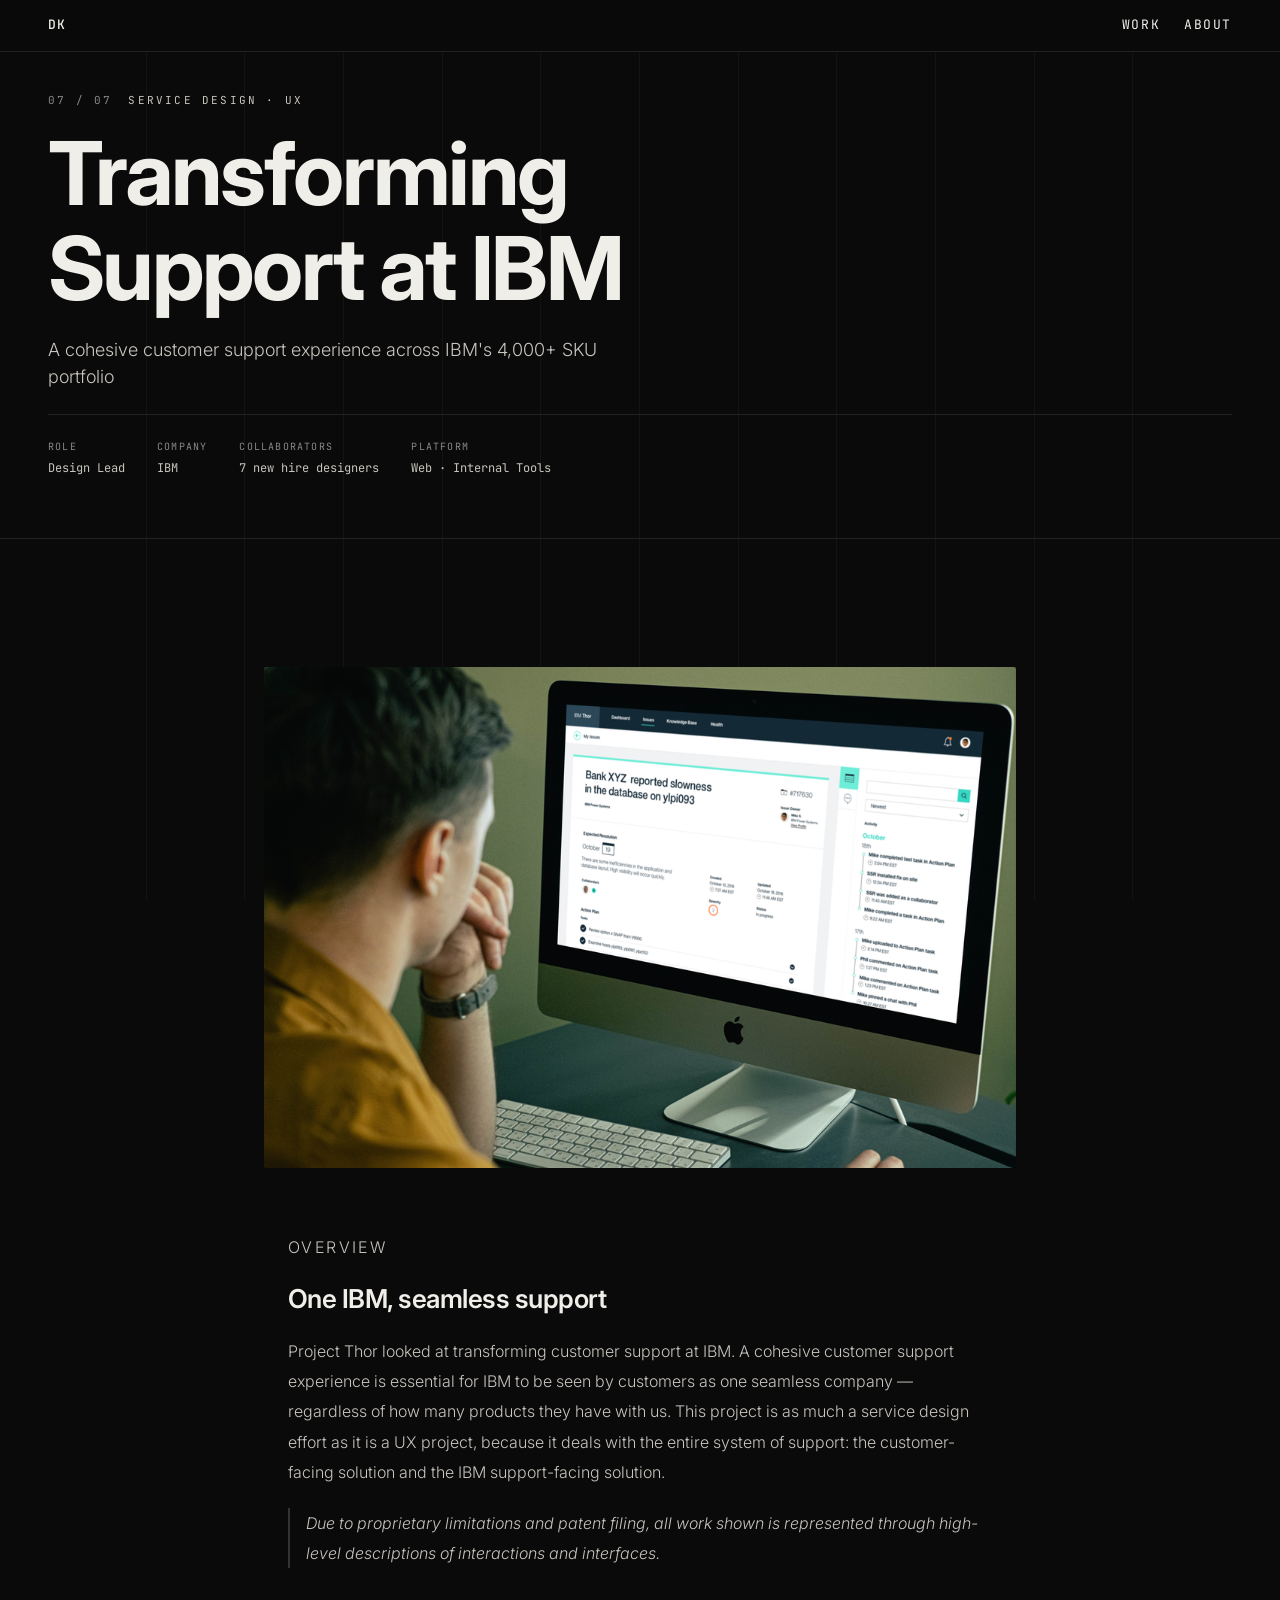
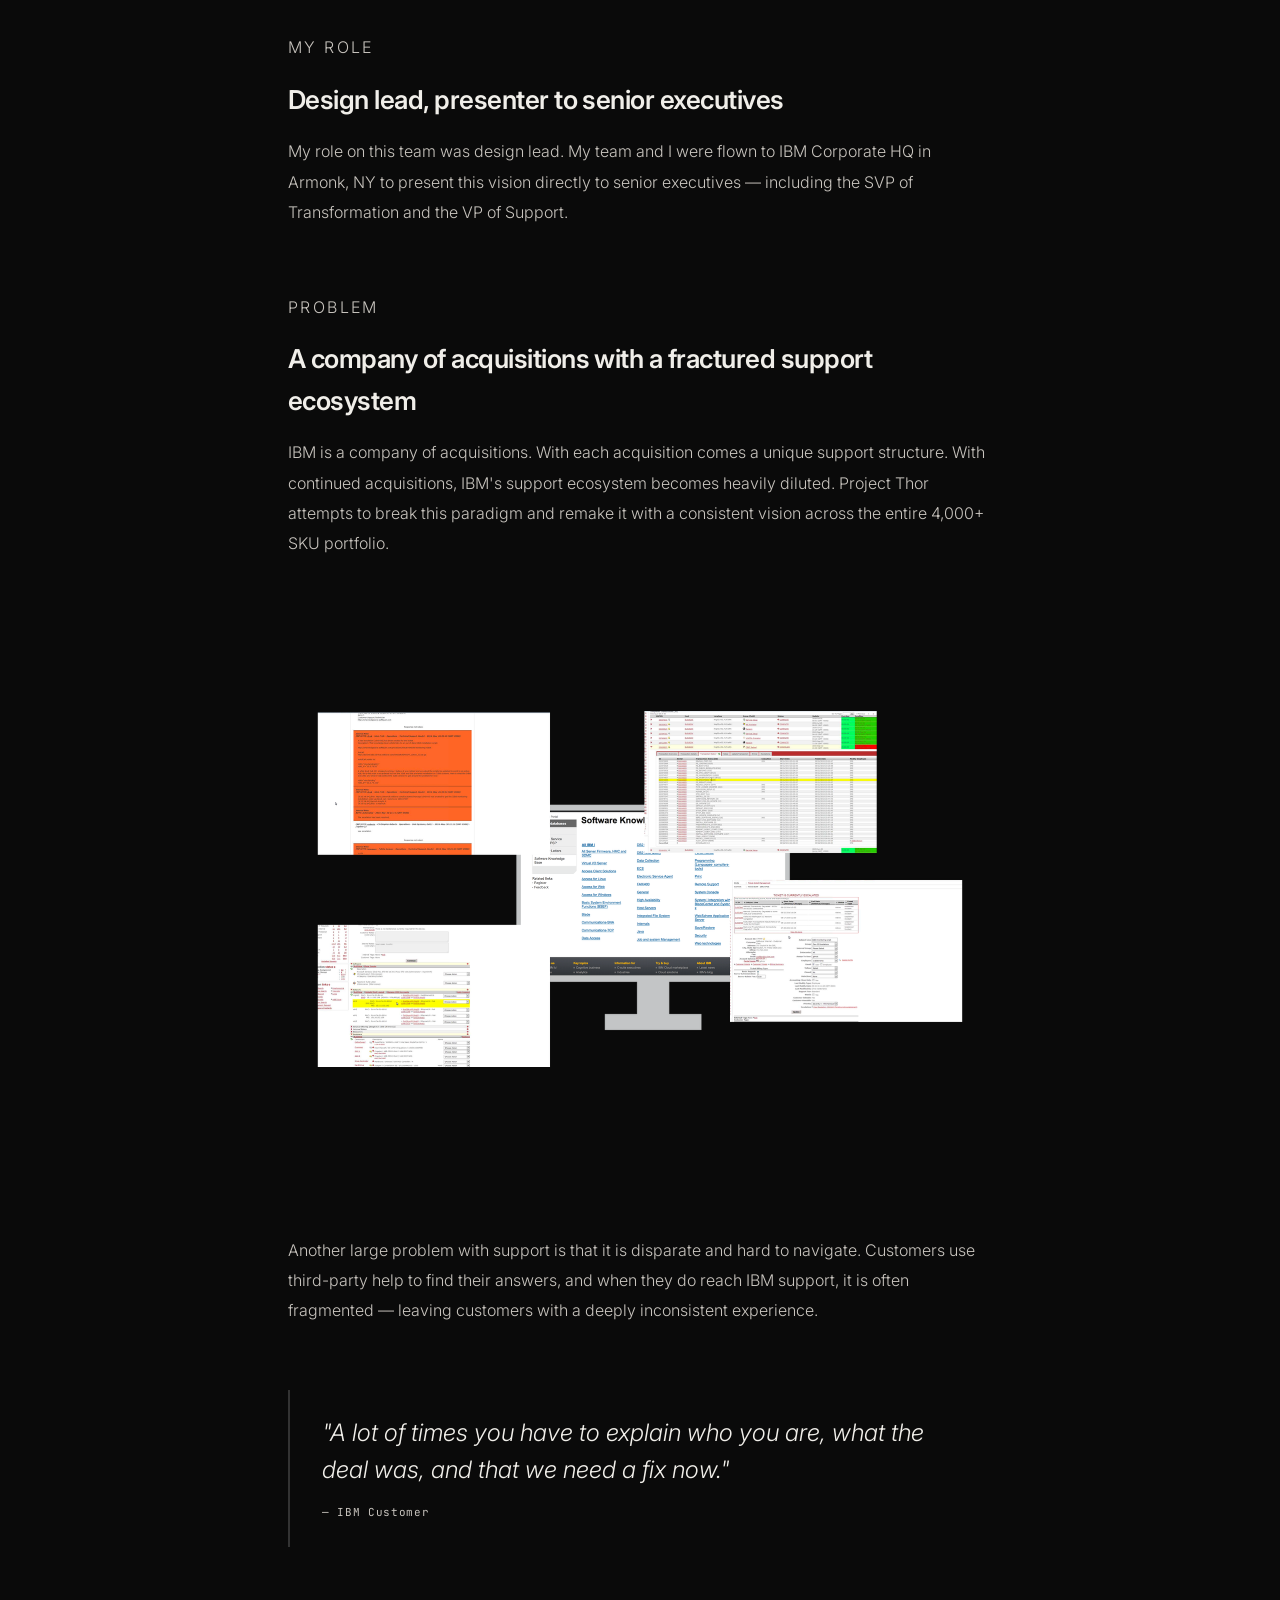
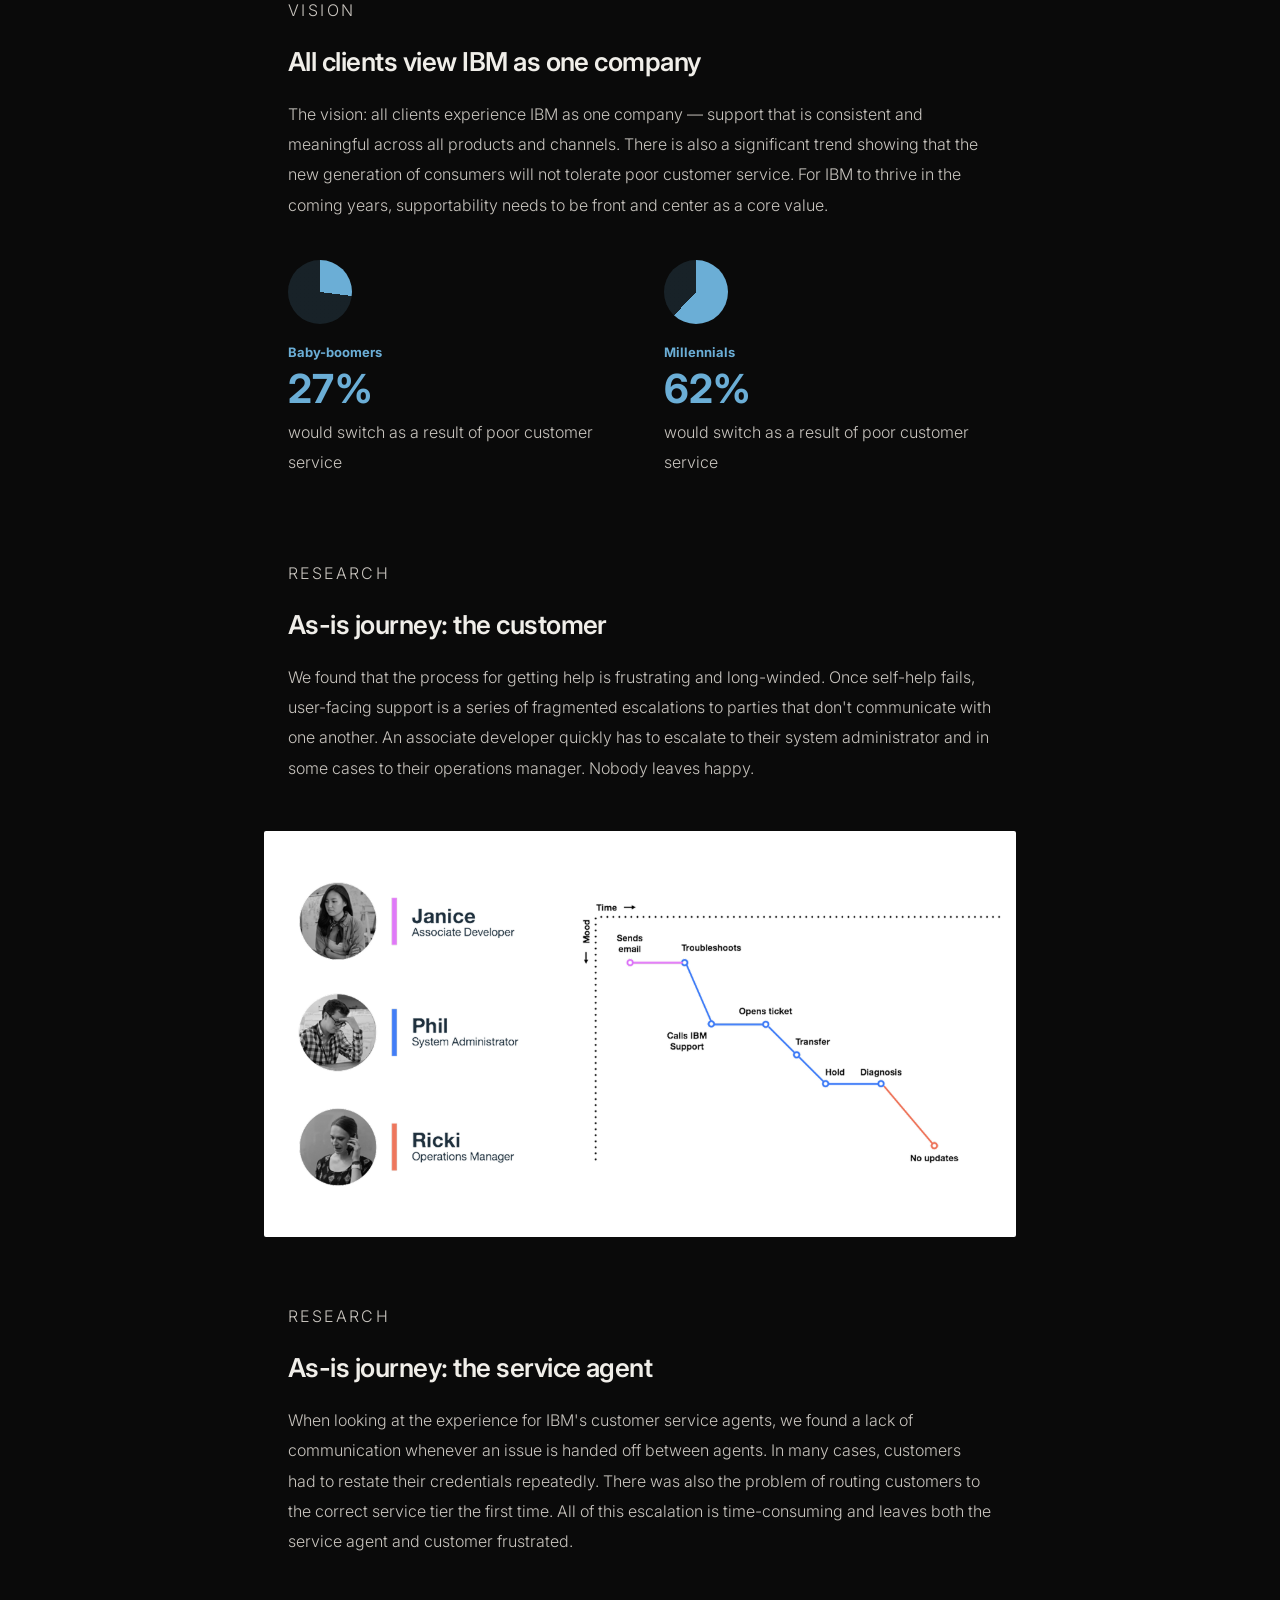
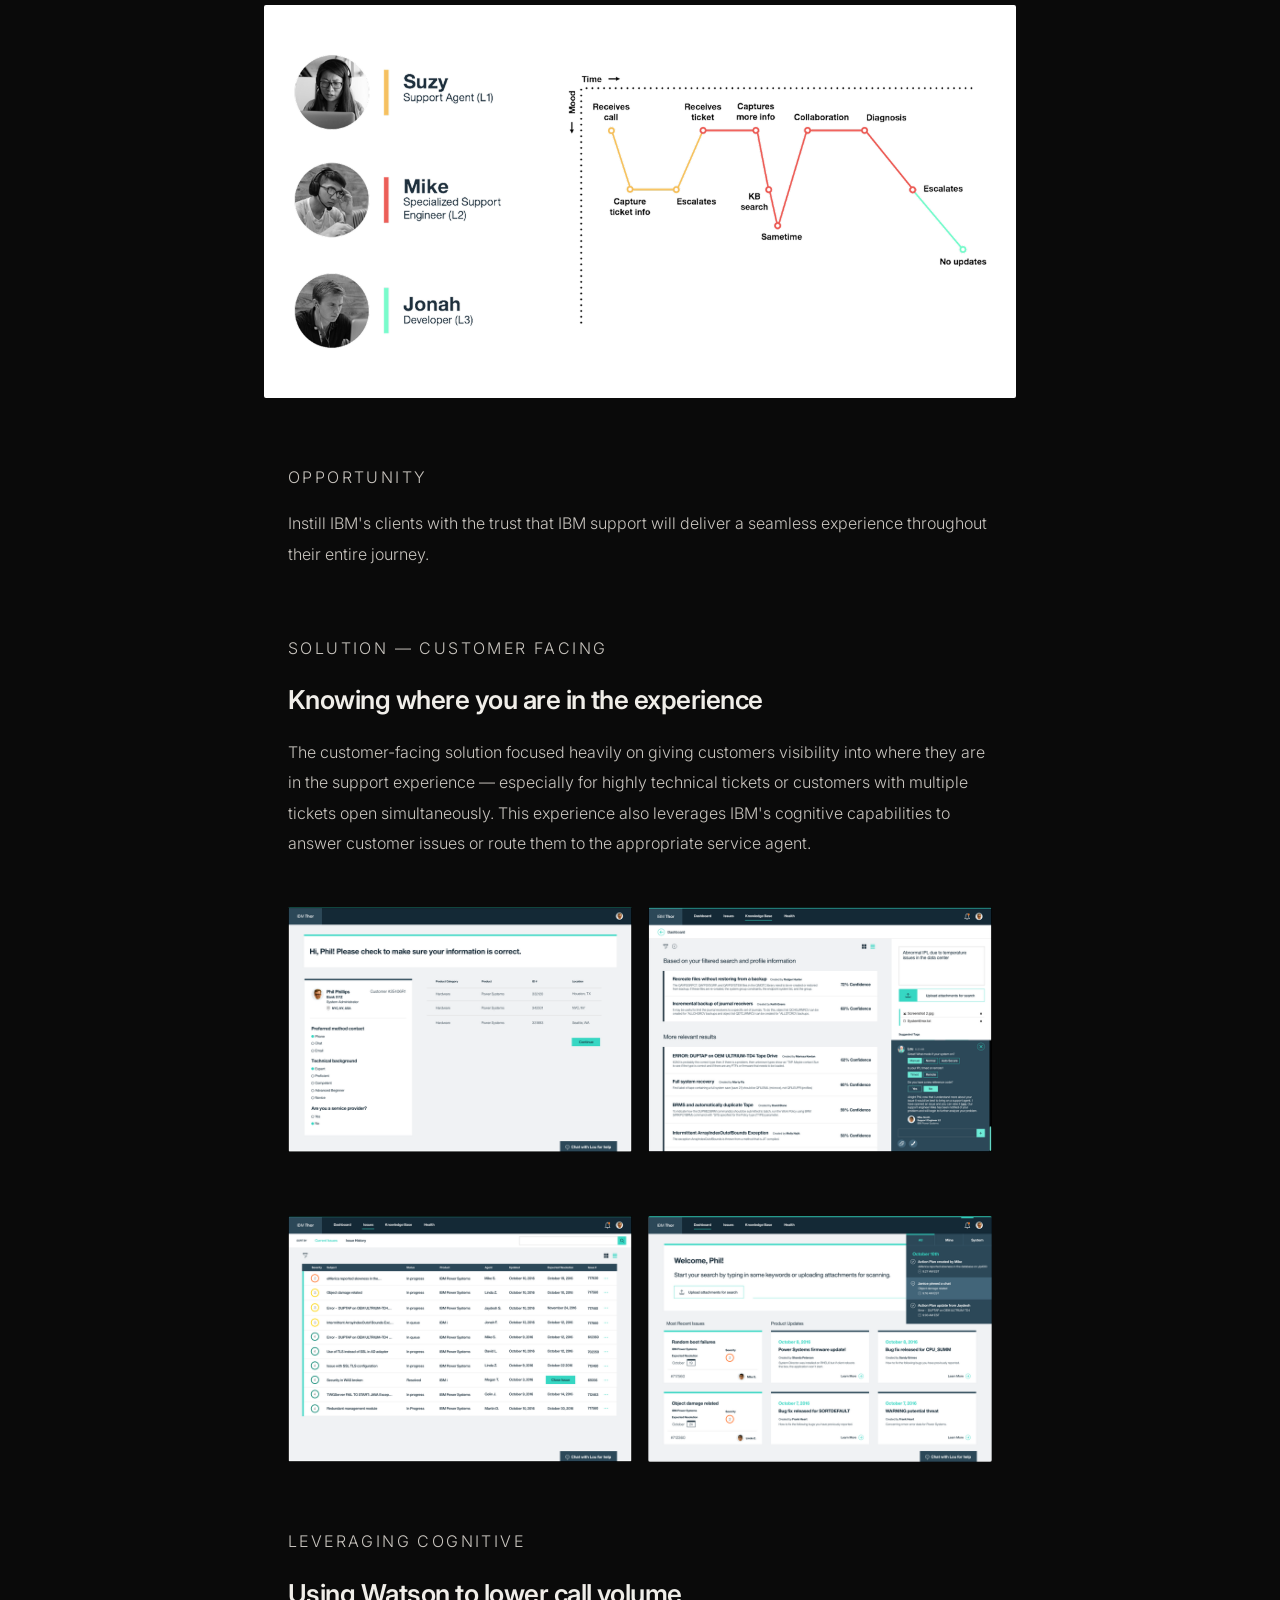
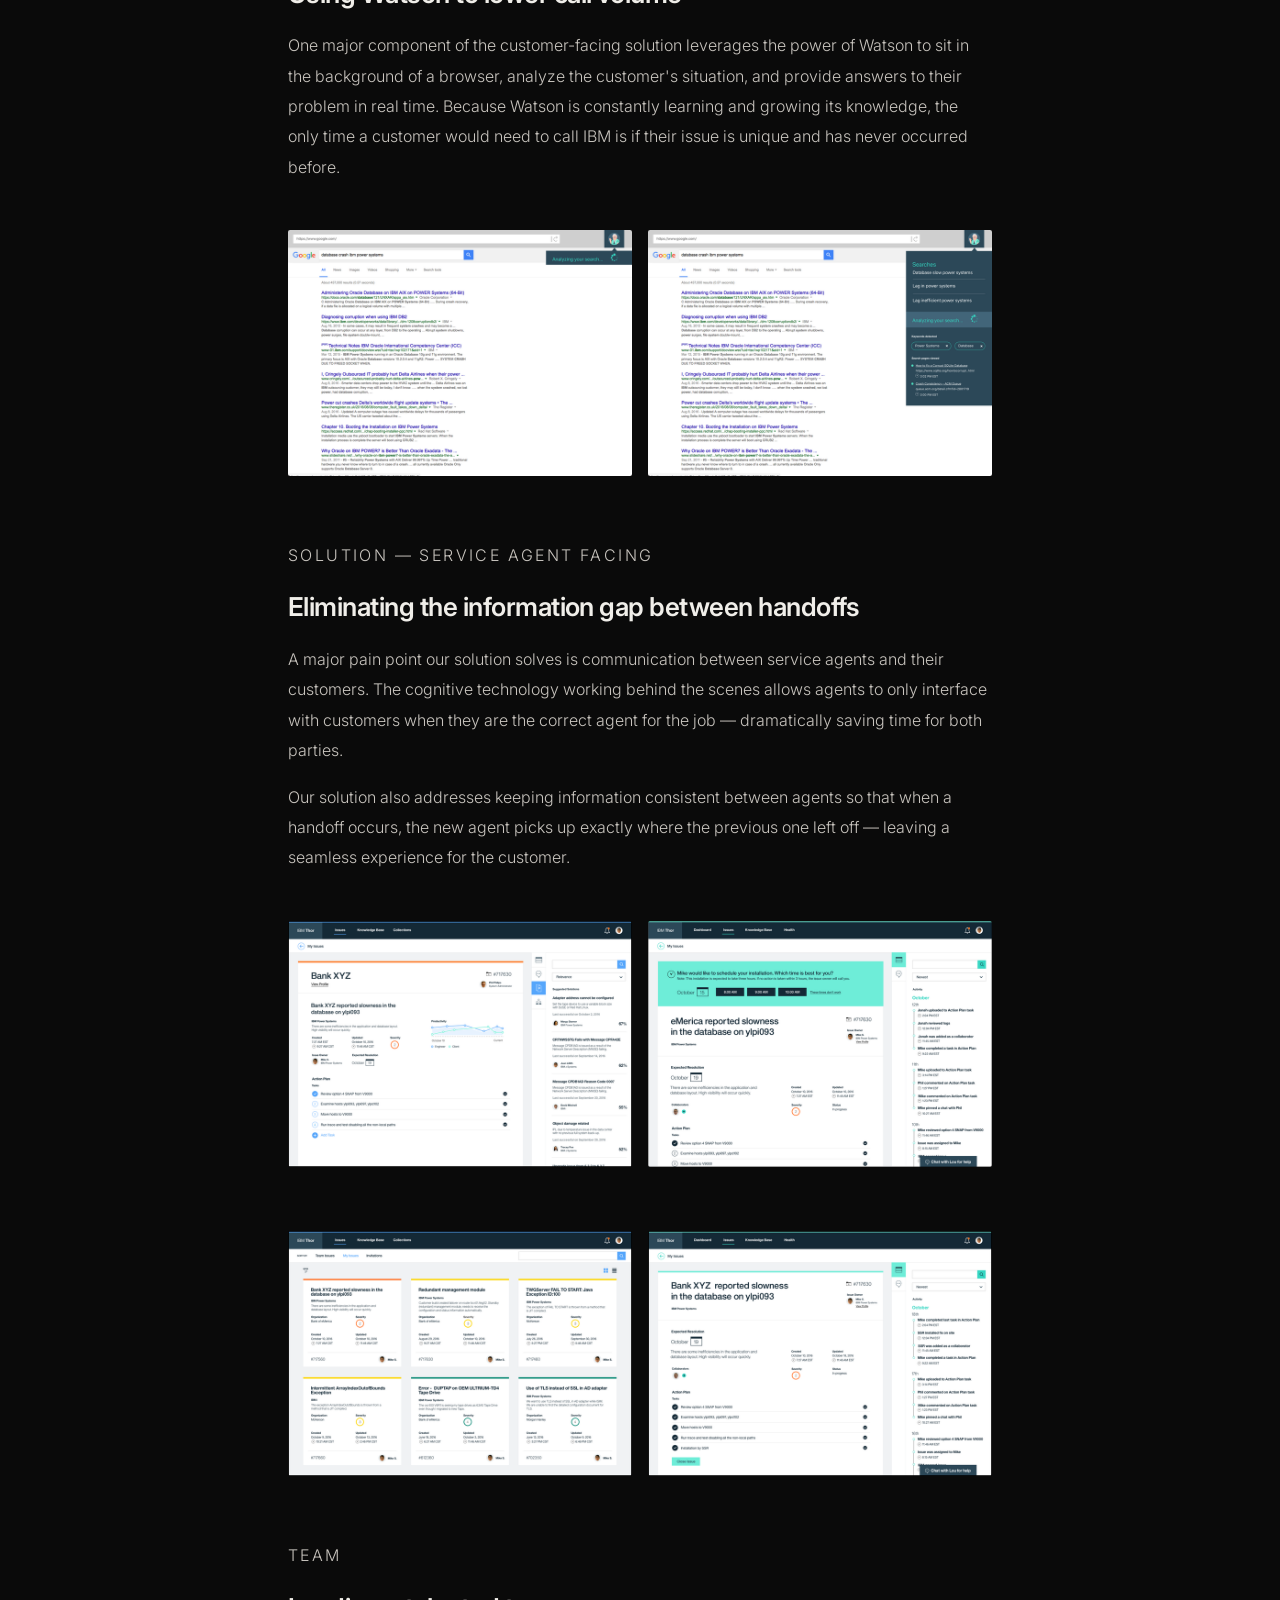
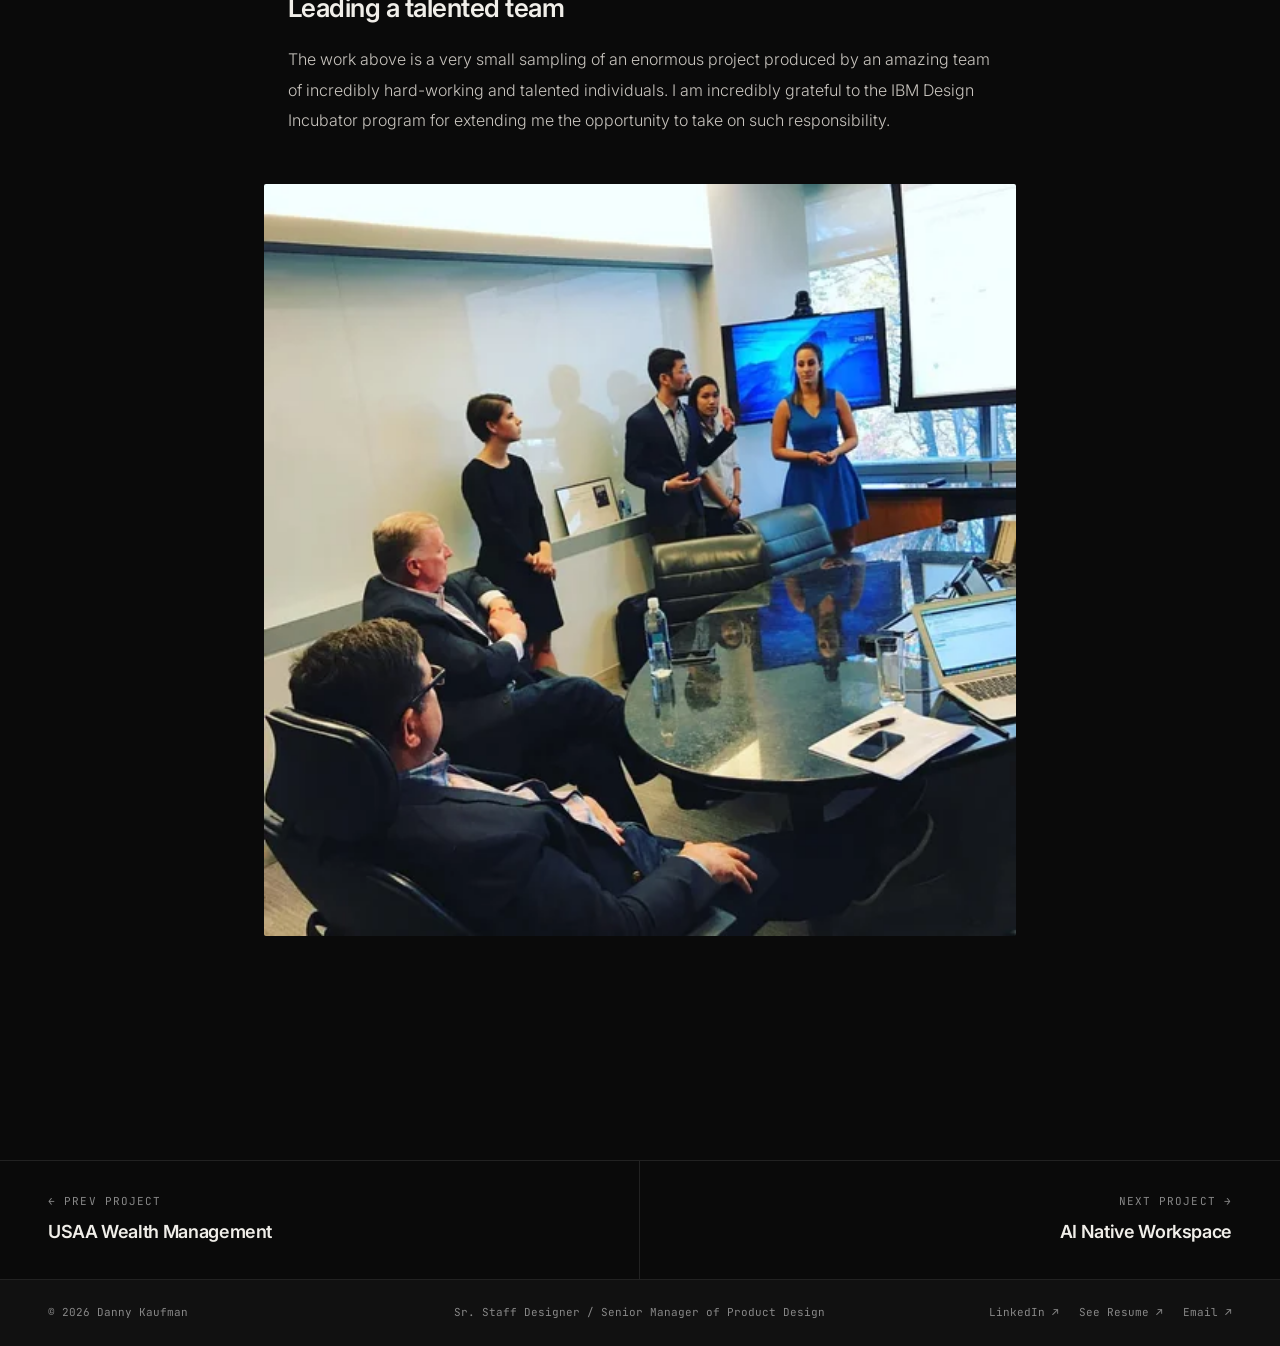
<file: work/07.html>
<!DOCTYPE html>
<html lang="en">
<head>
  <meta charset="UTF-8" />
  <meta name="viewport" content="width=device-width, initial-scale=1.0" />
  <title>Transforming Support at IBM — Danny Kaufman</title>
  <meta name="description" content="Project Thor — transforming customer support at IBM through service and UX design." />
  <link rel="preconnect" href="https://fonts.googleapis.com" />
  <link rel="preconnect" href="https://fonts.gstatic.com" crossorigin />
  <link href="https://fonts.googleapis.com/css2?family=JetBrains+Mono:wght@400;500&family=Inter:wght@300;400;500;600;700&display=swap" rel="stylesheet" />
  <link rel="icon" type="image/svg+xml" href="../images/favicon.svg" />
  <link rel="stylesheet" href="../css/style.css" />
</head>
<body>

  <!-- GRID OVERLAY -->
  <div class="grid-overlay" aria-hidden="true">
    <div></div><div></div><div></div><div></div>
    <div></div><div></div><div></div><div></div>
    <div></div><div></div><div></div><div></div>
  </div>

  <!-- NAVIGATION -->
  <header class="nav" role="banner">
    <a href="../index.html" class="nav-logo">DK</a>
    <div class="nav-title" data-text="TRANSFORMING SUPPORT AT IBM">TRANSFORMING SUPPORT AT IBM</div>
    <nav class="nav-links" role="navigation" aria-label="Main navigation">
      <a href="../work/01.html" class="active">WORK</a>
      <a href="../about.html">ABOUT</a>
    </nav>
    <button class="nav-hamburger" aria-label="Toggle mobile menu" aria-expanded="false">
      <span></span>
      <span></span>
      <span></span>
    </button>
  </header>

  <main>

    <!-- HERO -->
    <section class="cs-hero" aria-label="Project header">
      <p class="cs-eyebrow">
        <span class="cs-eyebrow-num">07 / 07</span>
        <span>Service Design · UX</span>
      </p>
      <h1 class="cs-title">Transforming<br />Support at IBM</h1>
      <p class="cs-subtitle">A cohesive customer support experience across IBM's 4,000+ SKU portfolio</p>
      <div class="cs-meta">
        <div class="cs-meta-item">
          <span class="meta-label">Role</span>
          <span class="meta-value">Design Lead</span>
        </div>
        <div class="cs-meta-item">
          <span class="meta-label">Company</span>
          <span class="meta-value">IBM</span>
        </div>
        <div class="cs-meta-item">
          <span class="meta-label">Collaborators</span>
          <span class="meta-value">7 new hire designers</span>
        </div>
        <div class="cs-meta-item">
          <span class="meta-label">Platform</span>
          <span class="meta-value">Web · Internal Tools</span>
        </div>
      </div>
    </section>

    <!-- CONTENT -->
    <article class="cs-content">

      <div class="cs-hero-image reveal">
        <img src="../images/work/07/Hero.webp" alt="Transforming Support at IBM" />
      </div>

      <!-- Overview -->
      <div class="cs-section reveal">
        <p class="cs-section-heading">Overview</p>
        <h2 class="cs-section-title">One IBM, seamless support</h2>
        <p>Project Thor looked at transforming customer support at IBM. A cohesive customer support experience is essential for IBM to be seen by customers as one seamless company — regardless of how many products they have with us. This project is as much a service design effort as it is a UX project, because it deals with the entire system of support: the customer-facing solution and the IBM support-facing solution.</p>
        <p class="cs-aside">Due to proprietary limitations and patent filing, all work shown is represented through high-level descriptions of interactions and interfaces.</p>
      </div>

      <!-- Role -->
      <div class="cs-section reveal">
        <p class="cs-section-heading">My Role</p>
        <h2 class="cs-section-title">Design lead, presenter to senior executives</h2>
        <p>My role on this team was design lead. My team and I were flown to IBM Corporate HQ in Armonk, NY to present this vision directly to senior executives — including the SVP of Transformation and the VP of Support.</p>
      </div>

      <!-- Problem -->
      <div class="cs-section reveal">
        <p class="cs-section-heading">Problem</p>
        <h2 class="cs-section-title">A company of acquisitions with a fractured support ecosystem</h2>
        <p>IBM is a company of acquisitions. With each acquisition comes a unique support structure. With continued acquisitions, IBM's support ecosystem becomes heavily diluted. Project Thor attempts to break this paradigm and remake it with a consistent vision across the entire 4,000+ SKU portfolio.</p>
        <div class="cs-hero-image">
          <img src="../images/work/07/problem.webp" alt="IBM support ecosystem problem" />
        </div>
        <p>Another large problem with support is that it is disparate and hard to navigate. Customers use third-party help to find their answers, and when they do reach IBM support, it is often fragmented — leaving customers with a deeply inconsistent experience.</p>
      </div>

      <!-- Quote -->
      <blockquote class="cs-quote reveal">
        <p>"A lot of times you have to explain who you are, what the deal was, and that we need a fix now."</p>
        <cite>— IBM Customer</cite>
      </blockquote>

      <!-- Vision -->
      <div class="cs-section reveal">
        <p class="cs-section-heading">Vision</p>
        <h2 class="cs-section-title">All clients view IBM as one company</h2>
        <p>The vision: all clients experience IBM as one company — support that is consistent and meaningful across all products and channels. There is also a significant trend showing that the new generation of consumers will not tolerate poor customer service. For IBM to thrive in the coming years, supportability needs to be front and center as a core value.</p>
        <div class="cs-pie-stats">
          <div class="cs-pie-stat">
            <div class="cs-pie-chart" style="background: conic-gradient(#6BAED6 0% 27%, rgba(107,174,214,0.15) 27% 100%);"></div>
            <p class="cs-pie-label">Baby-boomers</p>
            <p class="cs-pie-value">27%</p>
            <p class="cs-pie-desc">would switch as a result of poor customer service</p>
          </div>
          <div class="cs-pie-stat">
            <div class="cs-pie-chart" style="background: conic-gradient(#6BAED6 0% 62%, rgba(107,174,214,0.15) 62% 100%);"></div>
            <p class="cs-pie-label">Millennials</p>
            <p class="cs-pie-value">62%</p>
            <p class="cs-pie-desc">would switch as a result of poor customer service</p>
          </div>
        </div>
      </div>

      <!-- As-Is Journeys -->
      <div class="cs-section reveal">
        <p class="cs-section-heading">Research</p>
        <h2 class="cs-section-title">As-is journey: the customer</h2>
        <p>We found that the process for getting help is frustrating and long-winded. Once self-help fails, user-facing support is a series of fragmented escalations to parties that don't communicate with one another. An associate developer quickly has to escalate to their system administrator and in some cases to their operations manager. Nobody leaves happy.</p>
        <div class="cs-hero-image">
          <img src="../images/work/07/as is.png" alt="As-is customer support journey" />
        </div>
      </div>

      <div class="cs-section reveal">
        <p class="cs-section-heading">Research</p>
        <h2 class="cs-section-title">As-is journey: the service agent</h2>
        <p>When looking at the experience for IBM's customer service agents, we found a lack of communication whenever an issue is handed off between agents. In many cases, customers had to restate their credentials repeatedly. There was also the problem of routing customers to the correct service tier the first time. All of this escalation is time-consuming and leaves both the service agent and customer frustrated.</p>
        <div class="cs-hero-image">
          <img src="../images/work/07/service agent.png" alt="As-is service agent journey" />
        </div>
      </div>

      <!-- Opportunity -->
      <div class="cs-section reveal">
        <p class="cs-section-heading">Opportunity</p>
        <p>Instill IBM's clients with the trust that IBM support will deliver a seamless experience throughout their entire journey.</p>
      </div>

      <!-- Customer Solution -->
      <div class="cs-section reveal">
        <p class="cs-section-heading">Solution — Customer Facing</p>
        <h2 class="cs-section-title">Knowing where you are in the experience</h2>
        <p>The customer-facing solution focused heavily on giving customers visibility into where they are in the support experience — especially for highly technical tickets or customers with multiple tickets open simultaneously. This experience also leverages IBM's cognitive capabilities to answer customer issues or route them to the appropriate service agent.</p>
        <div class="cs-image-pair">
          <img src="../images/work/07/1.1" alt="Customer facing solution 1" />
          <img src="../images/work/07/1.2" alt="Customer facing solution 2" />
        </div>
        <div class="cs-image-pair">
          <img src="../images/work/07/1.3" alt="Customer facing solution 3" />
          <img src="../images/work/07/1.4" alt="Customer facing solution 4" />
        </div>
      </div>

      <!-- Watson -->
      <div class="cs-section reveal">
        <p class="cs-section-heading">Leveraging Cognitive</p>
        <h2 class="cs-section-title">Using Watson to lower call volume</h2>
        <p>One major component of the customer-facing solution leverages the power of Watson to sit in the background of a browser, analyze the customer's situation, and provide answers to their problem in real time. Because Watson is constantly learning and growing its knowledge, the only time a customer would need to call IBM is if their issue is unique and has never occurred before.</p>
        <div class="cs-image-pair">
          <img src="../images/work/07/cog1.webp" alt="Cognitive solution 1" />
          <img src="../images/work/07/cog2.webp" alt="Cognitive solution 2" />
        </div>
      </div>

      <!-- Agent Solution -->
      <div class="cs-section reveal">
        <p class="cs-section-heading">Solution — Service Agent Facing</p>
        <h2 class="cs-section-title">Eliminating the information gap between handoffs</h2>
        <p>A major pain point our solution solves is communication between service agents and their customers. The cognitive technology working behind the scenes allows agents to only interface with customers when they are the correct agent for the job — dramatically saving time for both parties.</p>
        <p>Our solution also addresses keeping information consistent between agents so that when a handoff occurs, the new agent picks up exactly where the previous one left off — leaving a seamless experience for the customer.</p>
        <div class="cs-image-pair">
          <img src="../images/work/07/b1.webp" alt="Service agent solution 1" />
          <img src="../images/work/07/b2.webp" alt="Service agent solution 2" />
        </div>
        <div class="cs-image-pair">
          <img src="../images/work/07/b3.webp" alt="Service agent solution 3" />
          <img src="../images/work/07/b4.webp" alt="Service agent solution 4" />
        </div>
      </div>

      <!-- Team -->
      <div class="cs-section reveal">
        <p class="cs-section-heading">Team</p>
        <h2 class="cs-section-title">Leading a talented team</h2>
        <p>The work above is a very small sampling of an enormous project produced by an amazing team of incredibly hard-working and talented individuals. I am incredibly grateful to the IBM Design Incubator program for extending me the opportunity to take on such responsibility.</p>
        <div class="cs-hero-image">
          <img src="../images/work/07/leading.webp" alt="Leading the team at IBM" />
        </div>
      </div>

    </article>

  </main>

  <!-- CASE NAV -->
  <nav class="cs-nav" aria-label="Project navigation">
    <a href="06.html" class="cs-nav-prev">
      <span class="cs-nav-label">← Prev Project</span>
      <span class="cs-nav-title">USAA Wealth Management</span>
    </a>
    <a href="01.html" class="cs-nav-next">
      <span class="cs-nav-label">Next Project →</span>
      <span class="cs-nav-title">AI Native Workspace</span>
    </a>
  </nav>

  <!-- FOOTER -->
  <footer class="footer" role="contentinfo">
    <div class="footer-left">© 2026 Danny Kaufman</div>
    <div class="footer-center">Sr. Staff Designer / Senior Manager of Product Design</div>
    <div class="footer-right">
      <a href="https://www.linkedin.com/in/dkaufmandesign" target="_blank" rel="noopener noreferrer">LinkedIn ↗</a>
      <a href="https://docs.google.com/document/d/1cFw7iitmg4NxyIukht40D1b1F4j-mNTjfK_ediBpE4A/edit?usp=sharing" target="_blank" rel="noopener noreferrer">See Resume ↗</a>
      <a href="mailto:dkaufmandesign@gmail.com">Email ↗</a>
    </div>
  </footer>

  <script src="../js/main.js"></script>
</body>
</html>
</file>
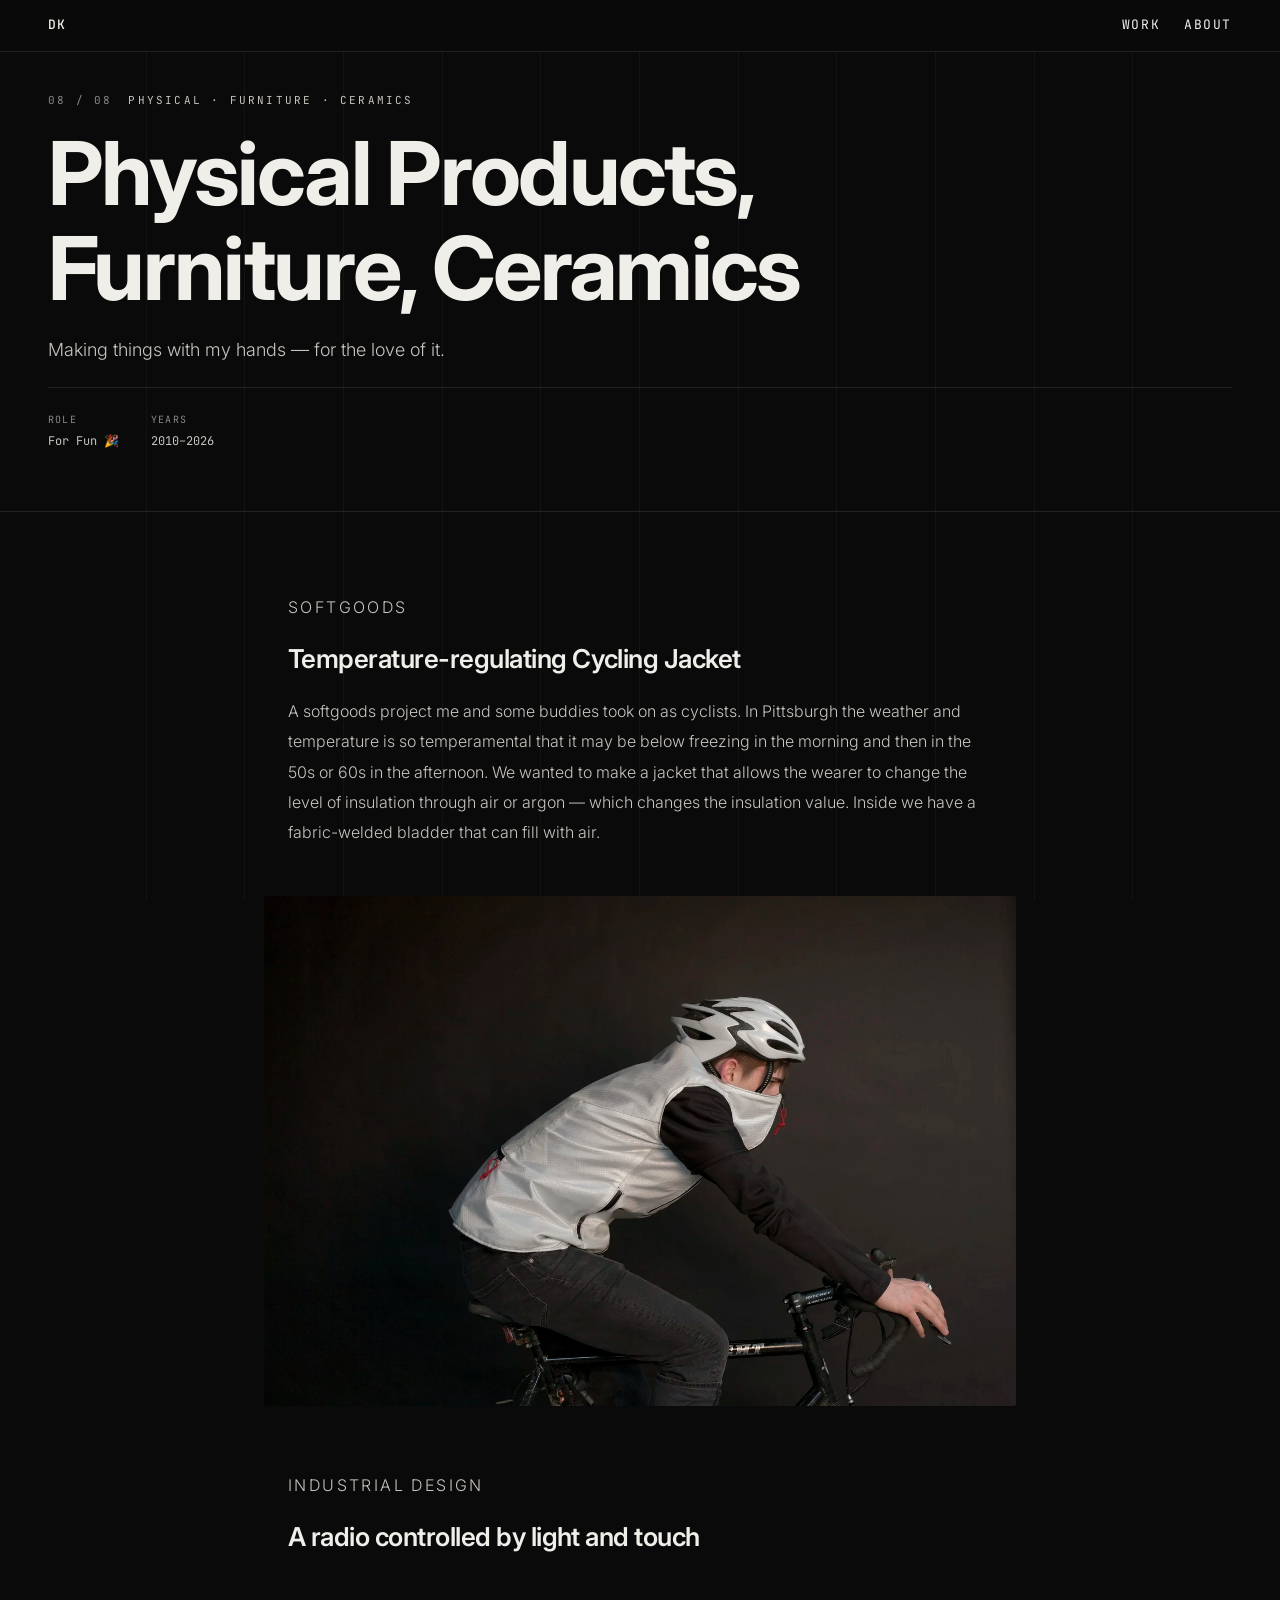
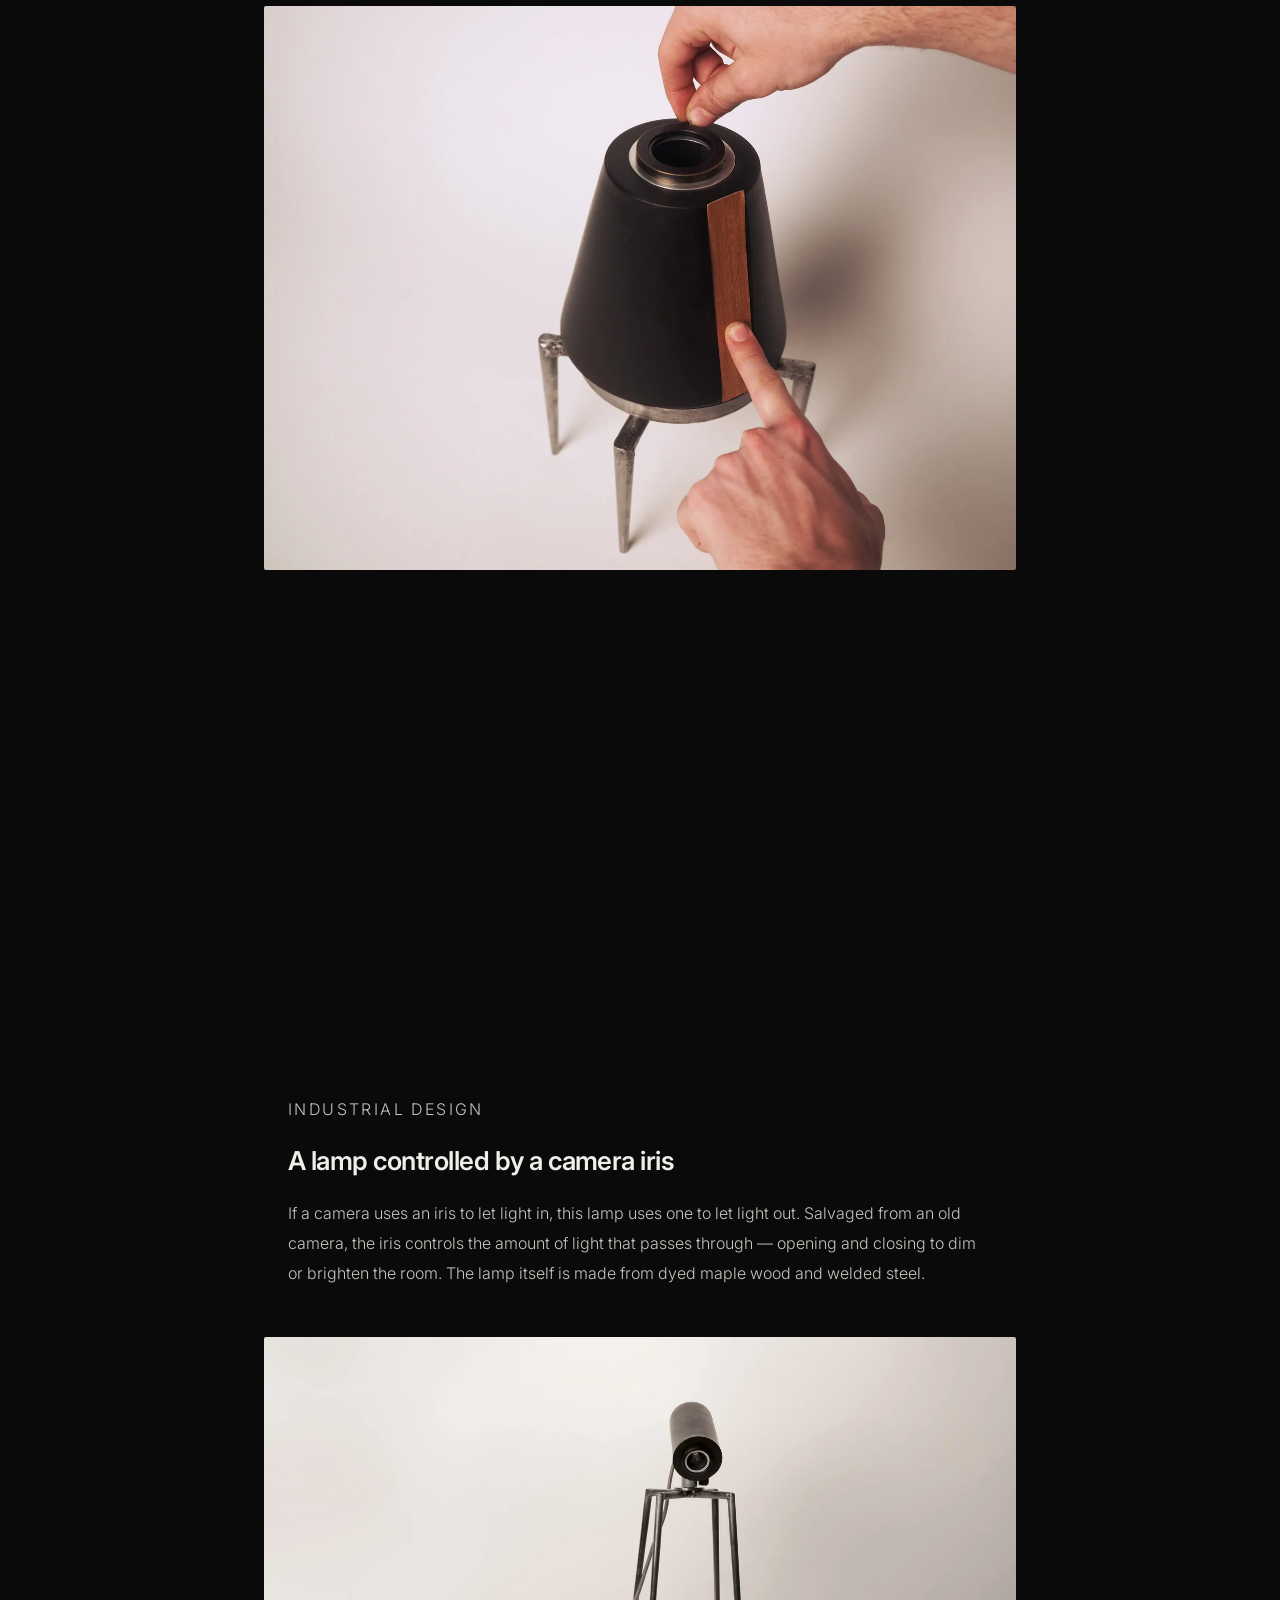
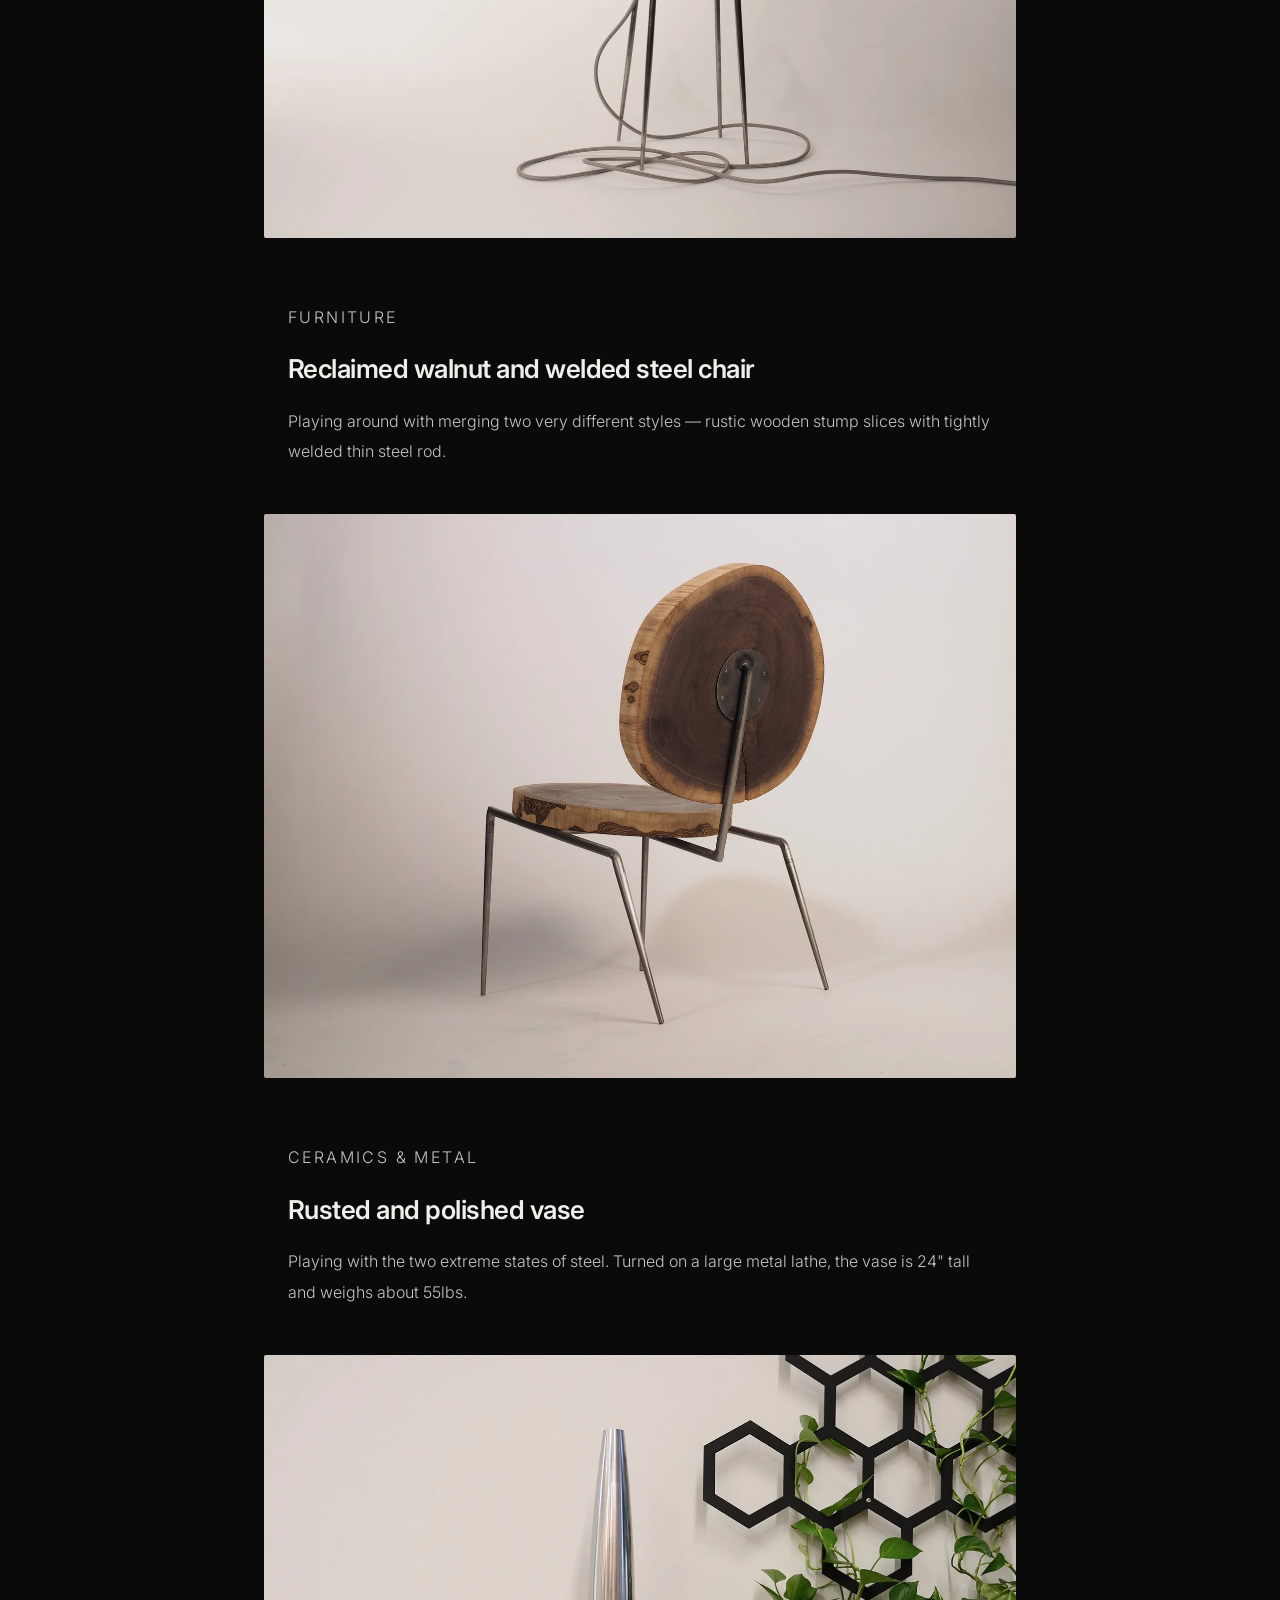
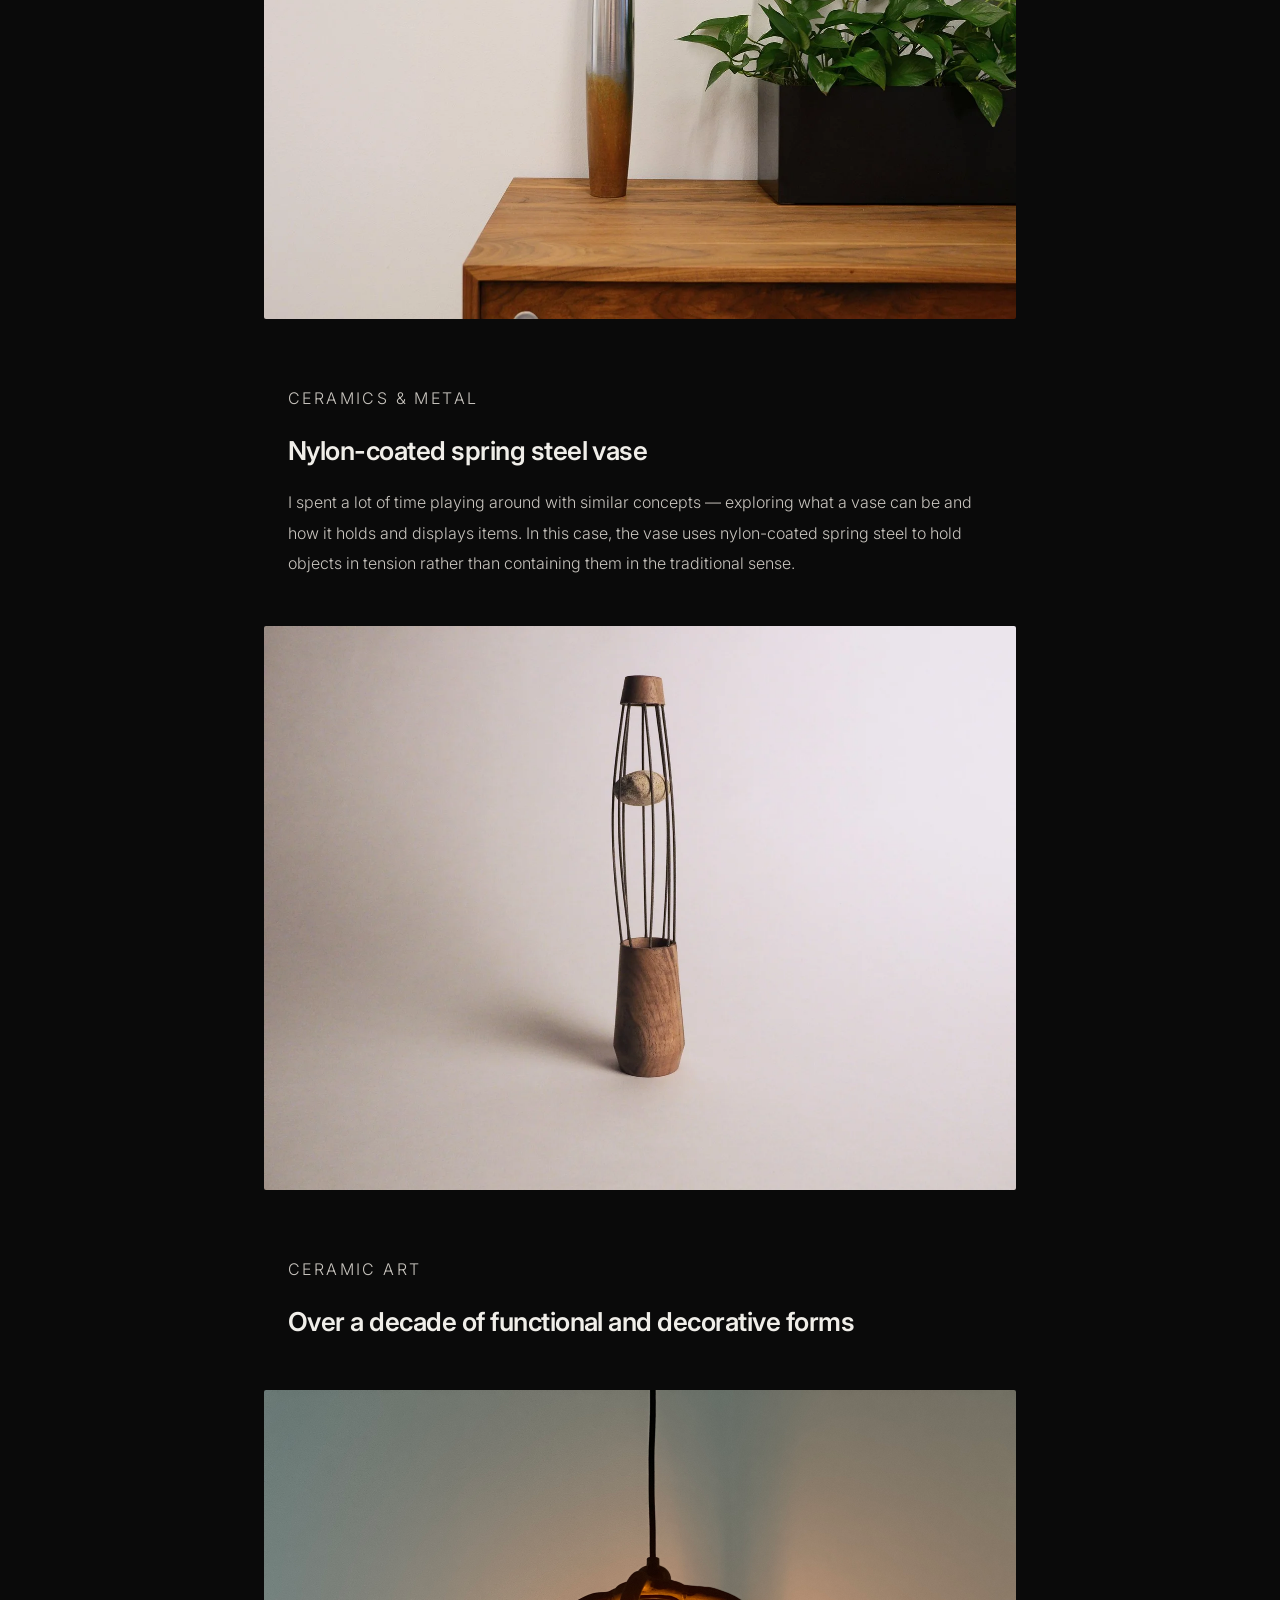
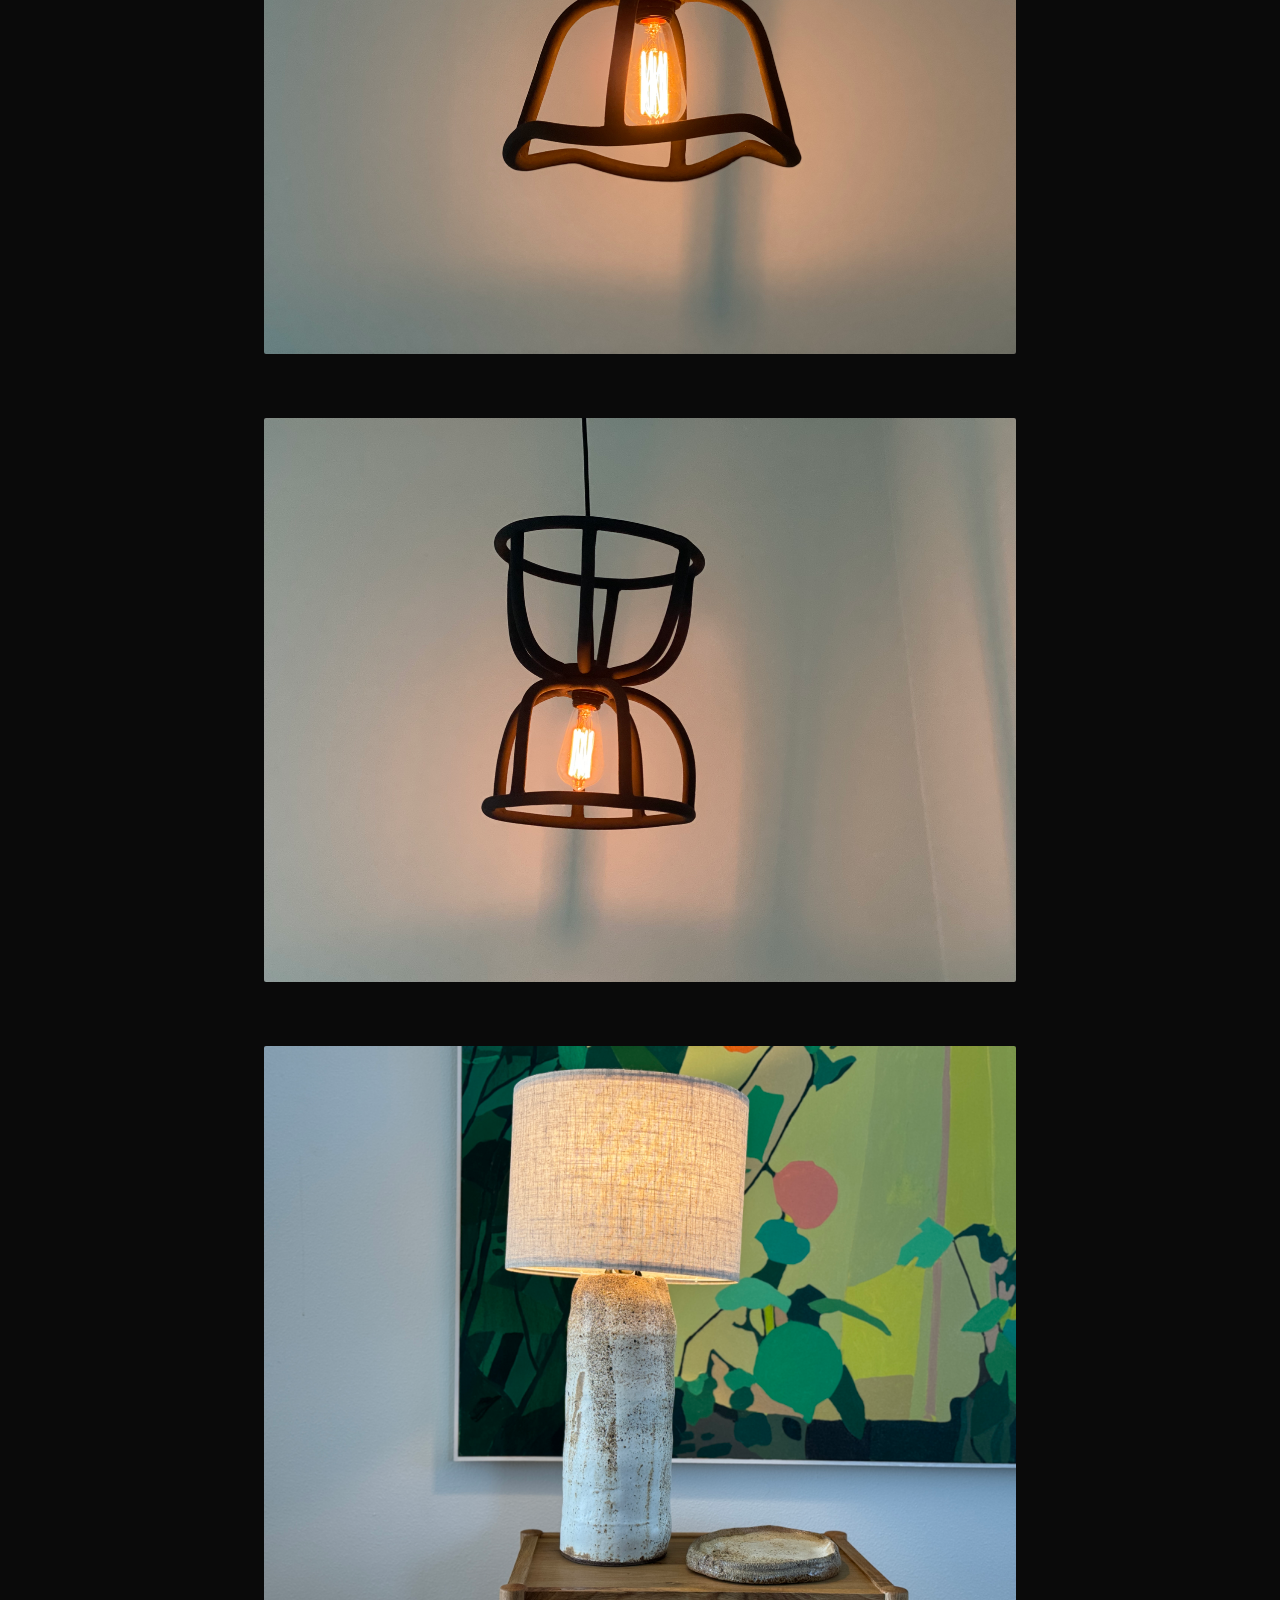
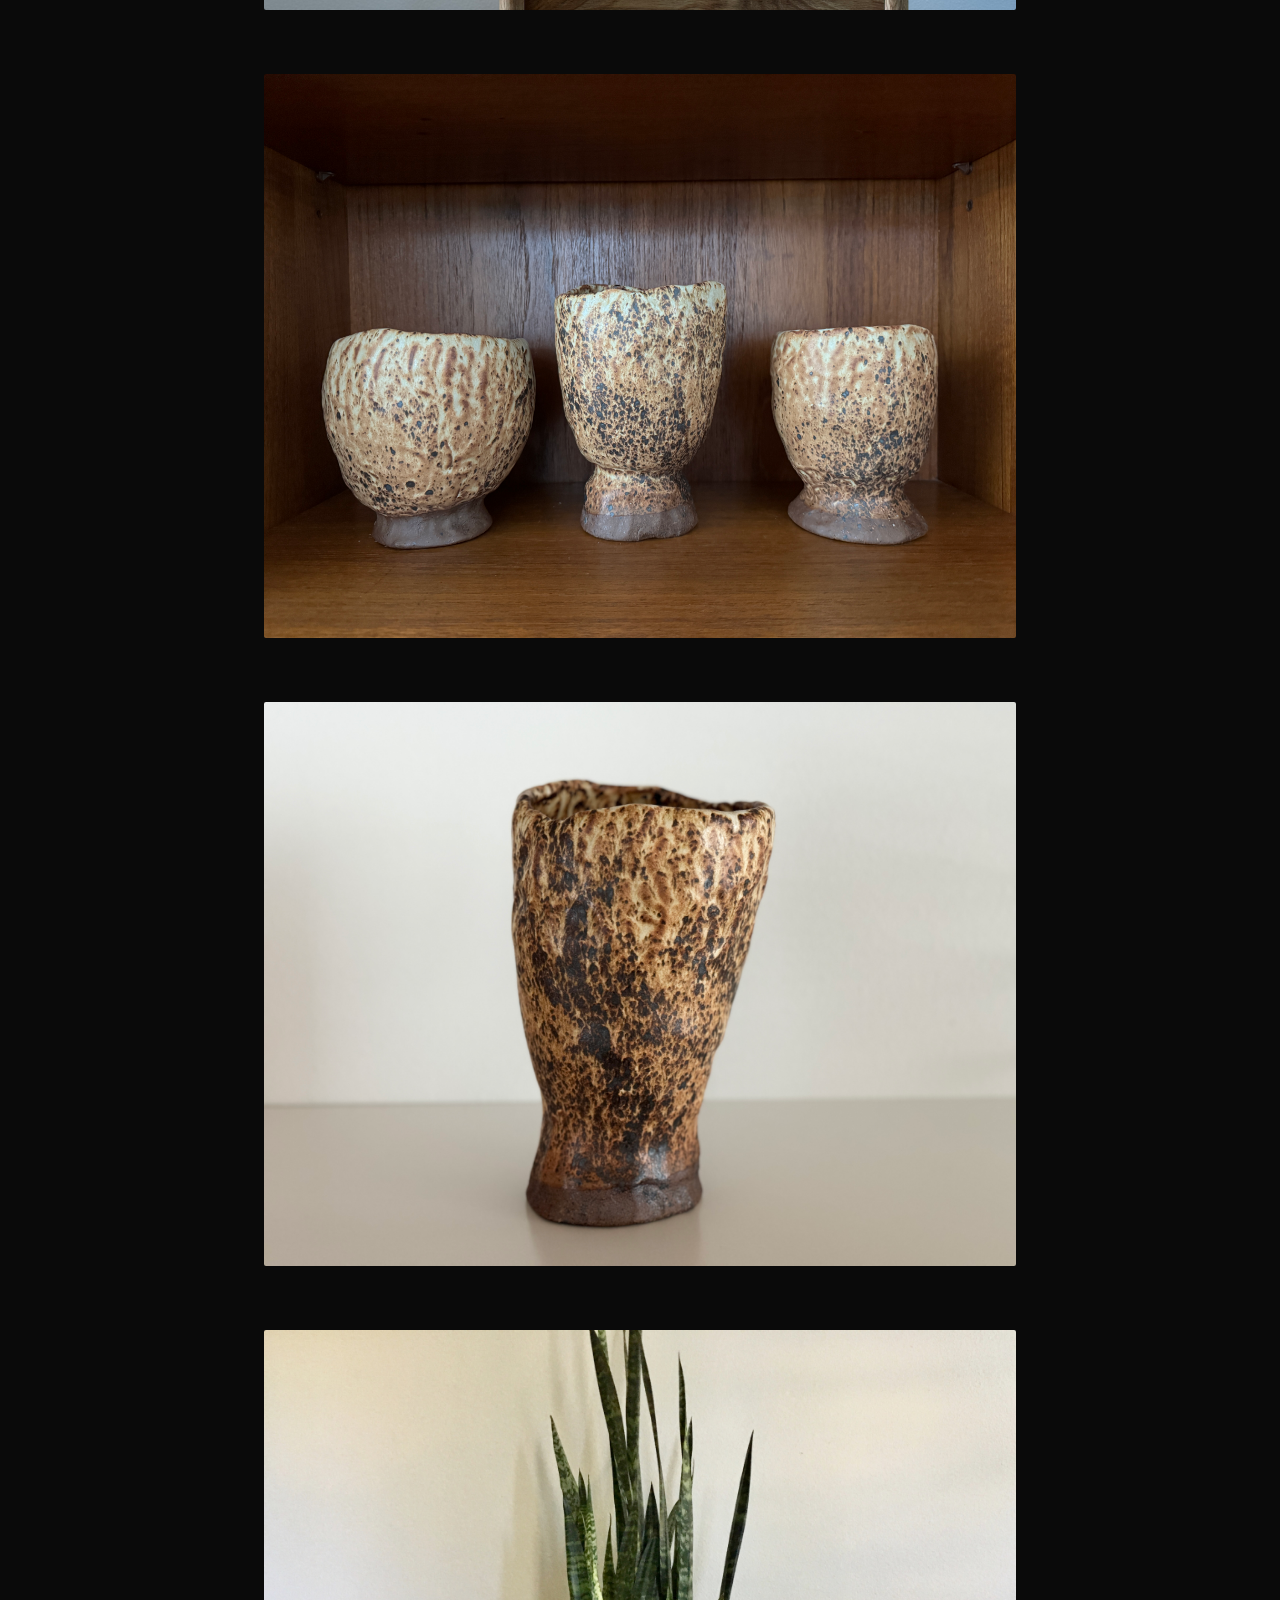
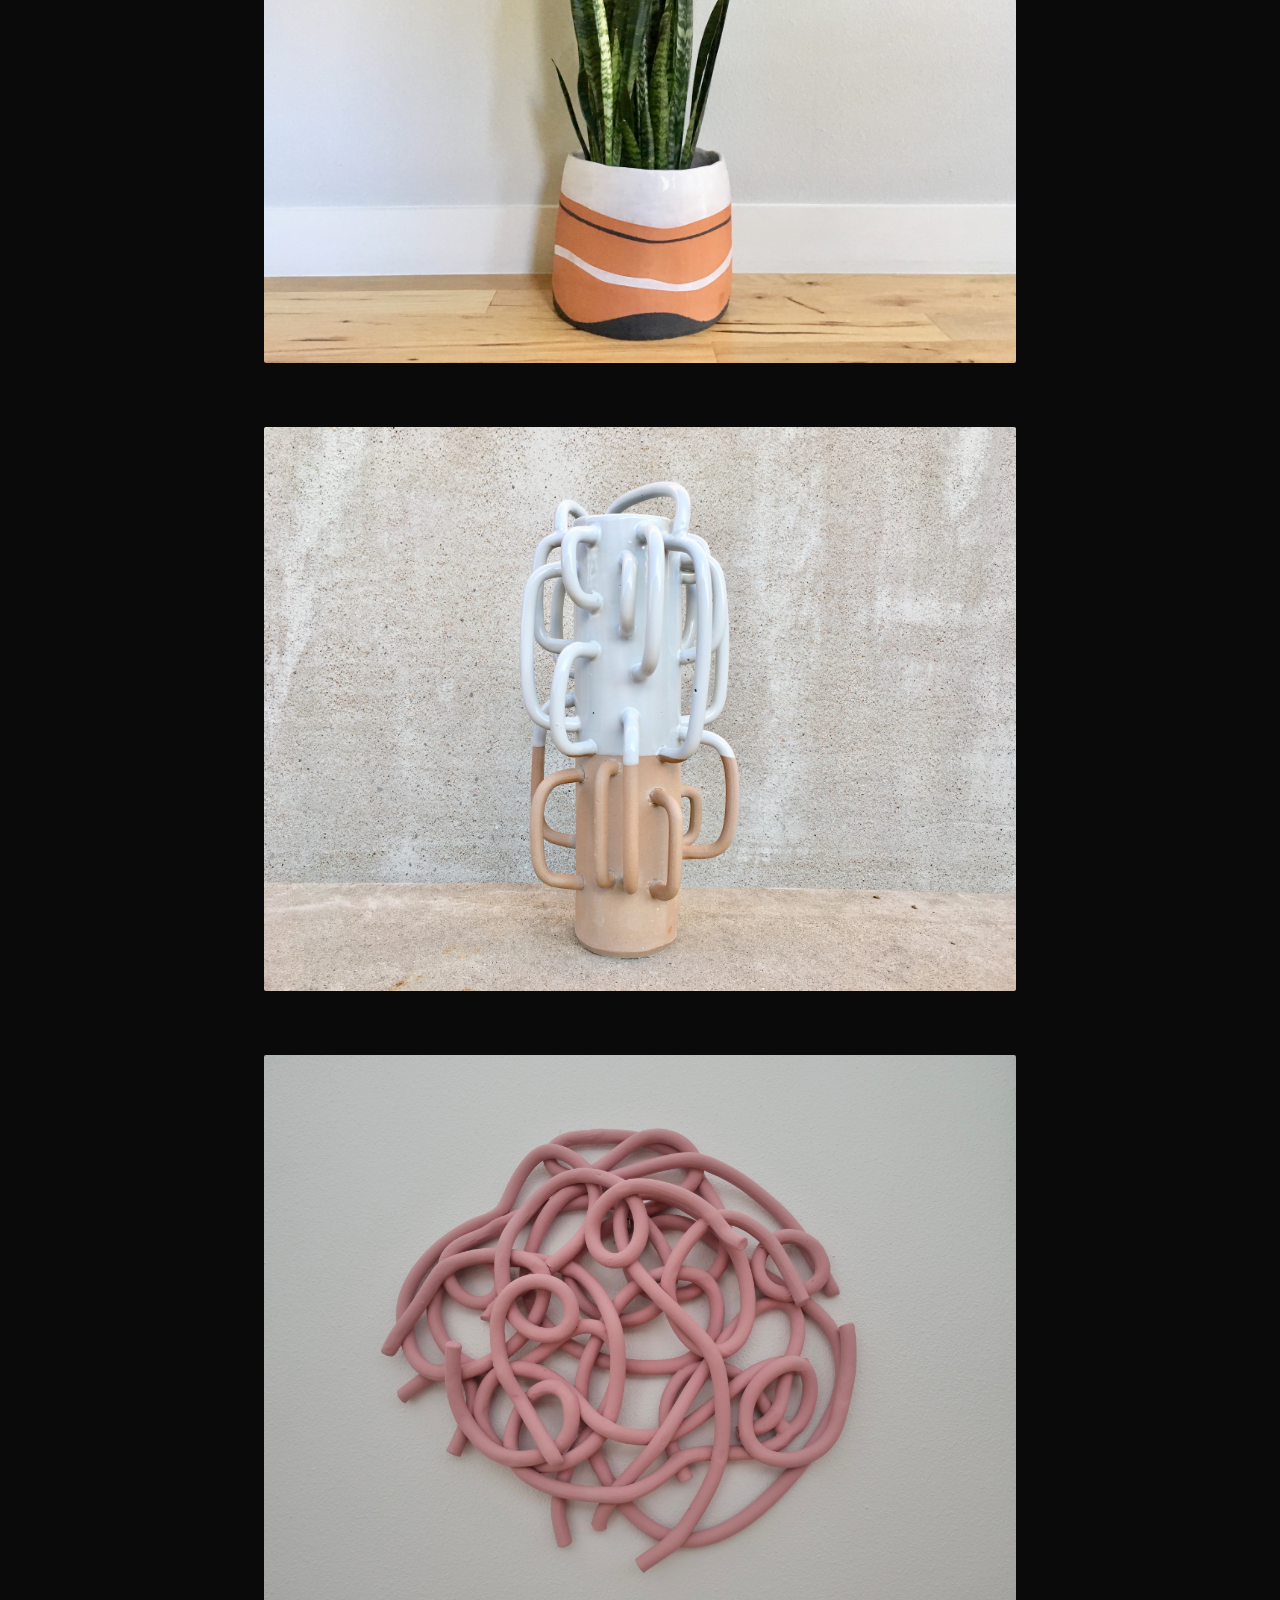
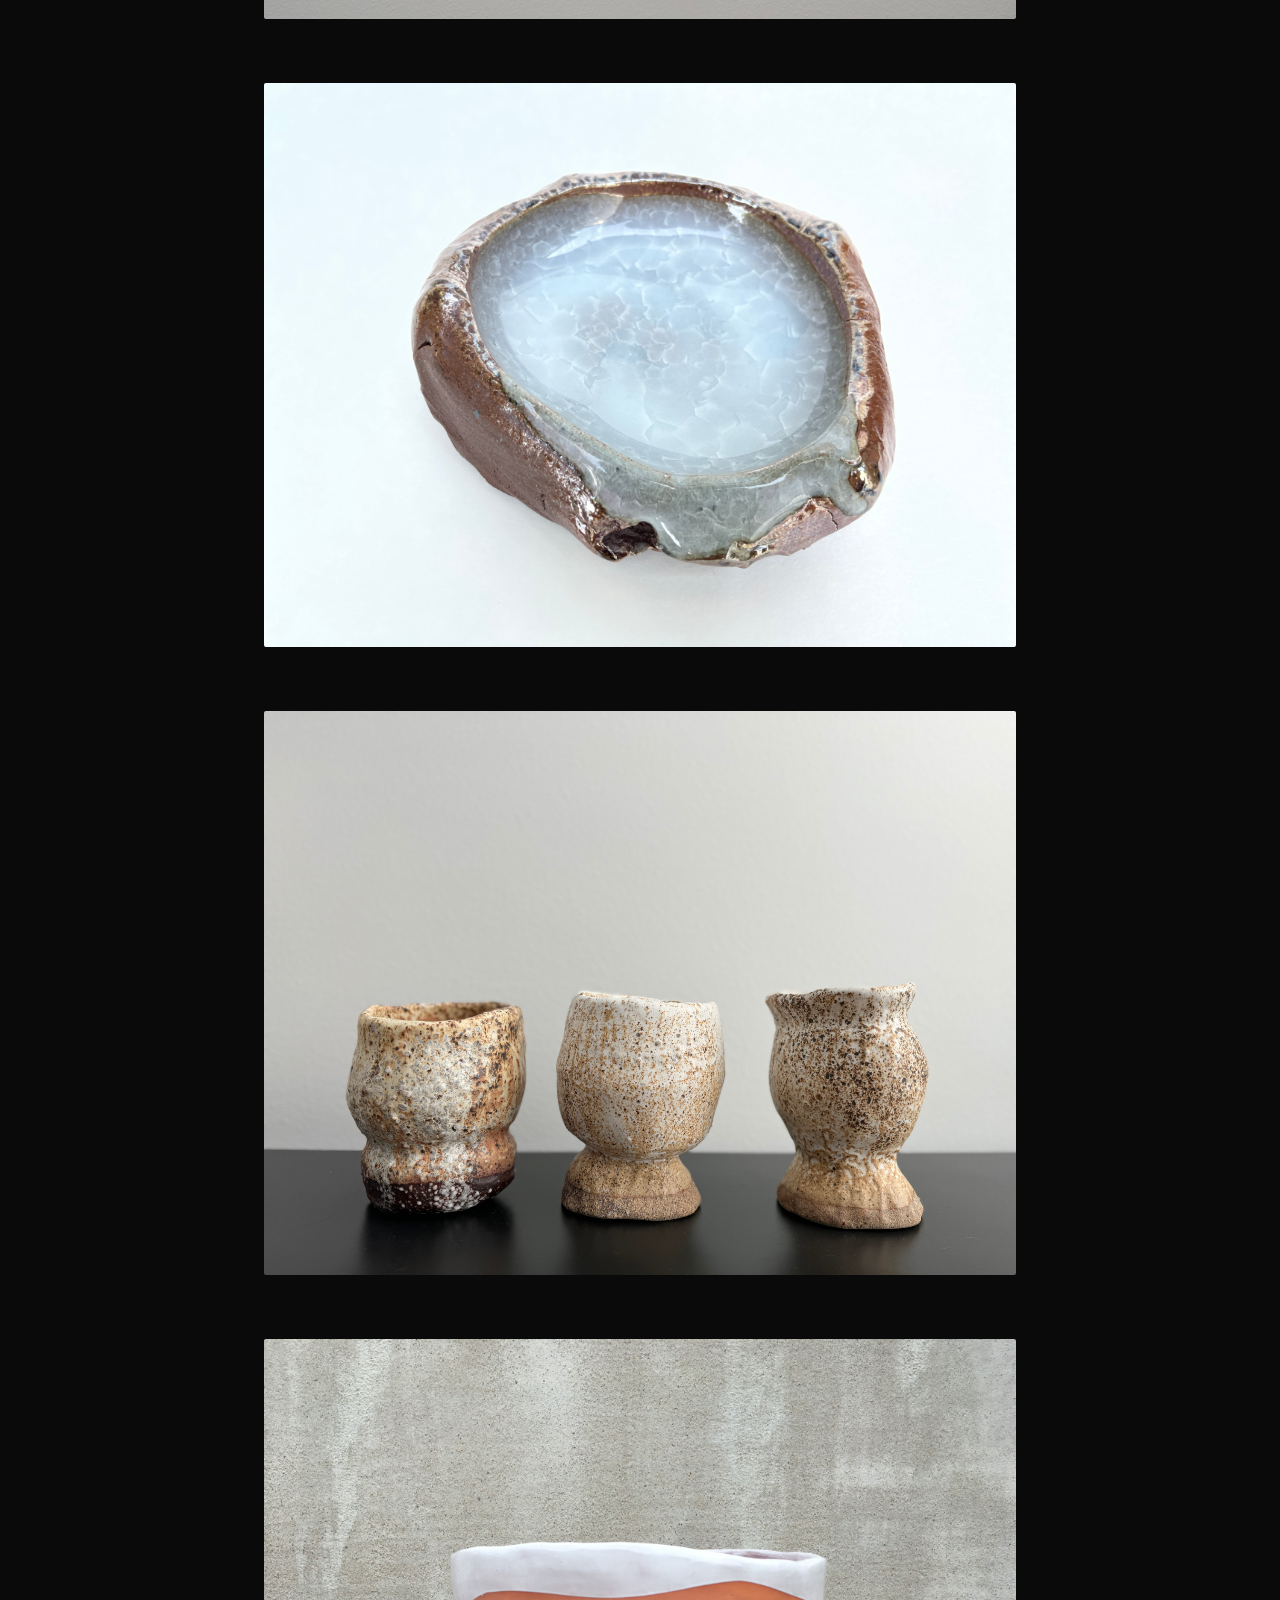
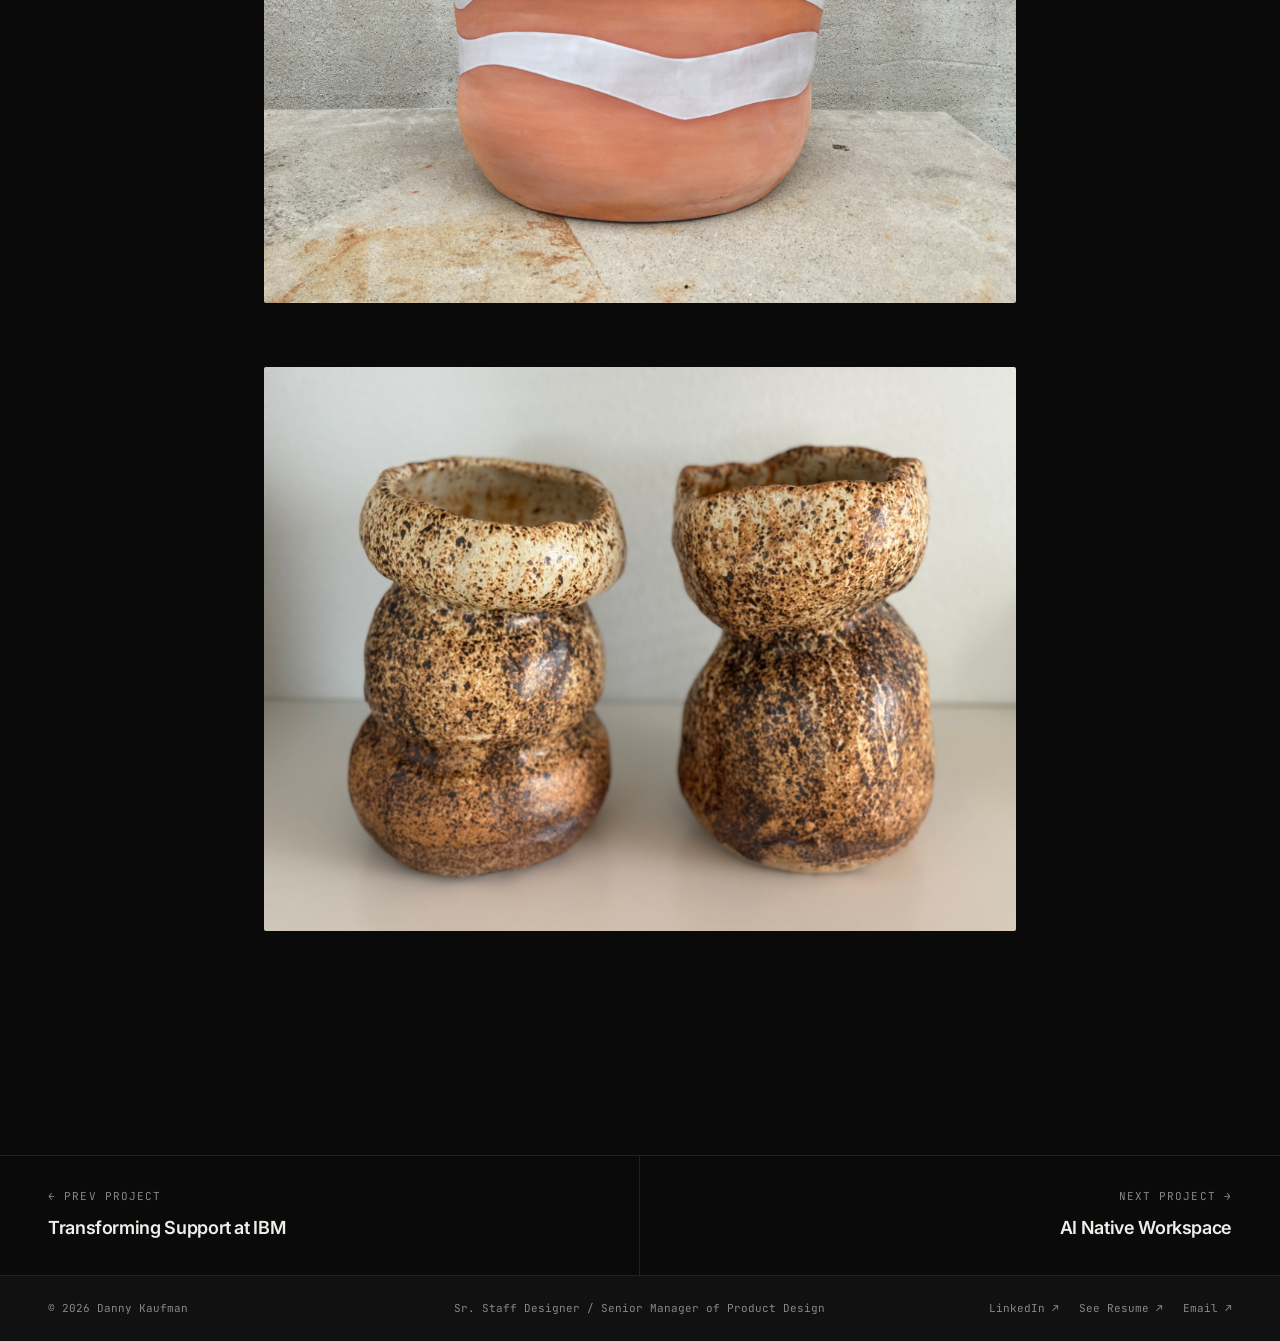
<file: work/08.html>
<!DOCTYPE html>
<html lang="en">
<head>
  <meta charset="UTF-8" />
  <meta name="viewport" content="width=device-width, initial-scale=1.0" />
  <title>Physical Products, Furniture, Ceramics — Danny Kaufman</title>
  <meta name="description" content="Physical products, furniture, and ceramics made for fun by Danny Kaufman." />
  <link rel="preconnect" href="https://fonts.googleapis.com" />
  <link rel="preconnect" href="https://fonts.gstatic.com" crossorigin />
  <link href="https://fonts.googleapis.com/css2?family=JetBrains+Mono:wght@400;500&family=Inter:wght@300;400;500;600;700&display=swap" rel="stylesheet" />
  <link rel="icon" type="image/svg+xml" href="../images/favicon.svg" />
  <link rel="stylesheet" href="../css/style.css" />
</head>
<body>

  <!-- GRID OVERLAY -->
  <div class="grid-overlay" aria-hidden="true">
    <div></div><div></div><div></div><div></div>
    <div></div><div></div><div></div><div></div>
    <div></div><div></div><div></div><div></div>
  </div>

  <!-- NAVIGATION -->
  <header class="nav" role="banner">
    <a href="../index.html" class="nav-logo">DK</a>
    <div class="nav-title" data-text="PHYSICAL PRODUCTS, FURNITURE, CERAMICS">PHYSICAL PRODUCTS, FURNITURE, CERAMICS</div>
    <nav class="nav-links" role="navigation" aria-label="Main navigation">
      <a href="../work/01.html" class="active">WORK</a>
      <a href="../about.html">ABOUT</a>
    </nav>
    <button class="nav-hamburger" aria-label="Toggle mobile menu" aria-expanded="false">
      <span></span>
      <span></span>
      <span></span>
    </button>
  </header>

  <main>

    <!-- HERO -->
    <section class="cs-hero" aria-label="Project header">
      <p class="cs-eyebrow">
        <span class="cs-eyebrow-num">08 / 08</span>
        <span>Physical · Furniture · Ceramics</span>
      </p>
      <h1 class="cs-title">Physical Products,<br />Furniture, Ceramics</h1>
      <p class="cs-subtitle">Making things with my hands — for the love of it.</p>
      <div class="cs-meta">
        <div class="cs-meta-item">
          <span class="meta-label">Role</span>
          <span class="meta-value">For Fun 🎉</span>
        </div>
        <div class="cs-meta-item">
          <span class="meta-label">Years</span>
          <span class="meta-value">2010–2026</span>
        </div>
      </div>
    </section>

    <!-- CONTENT -->
    <article class="cs-content">

      <!-- Cycling Jacket -->
      <div class="cs-section reveal">
        <p class="cs-section-heading">Softgoods</p>
        <h2 class="cs-section-title">Temperature-regulating Cycling Jacket</h2>
        <p>A softgoods project me and some buddies took on as cyclists. In Pittsburgh the weather and temperature is so temperamental that it may be below freezing in the morning and then in the 50s or 60s in the afternoon. We wanted to make a jacket that allows the wearer to change the level of insulation through air or argon — which changes the insulation value. Inside we have a fabric-welded bladder that can fill with air.</p>
        <div class="cs-hero-image">
          <img src="../images/work/08/Aptus_Web_07.webp" alt="Temperature-regulating Cycling Jacket" />
        </div>
      </div>

      <!-- Radio -->
      <div class="cs-section reveal">
        <p class="cs-section-heading">Industrial Design</p>
        <h2 class="cs-section-title">A radio controlled by light and touch</h2>
        <div class="cs-hero-image">
          <img src="../images/work/08/radio.webp" alt="Light and touch controlled radio" />
        </div>
        <div class="cs-video">
          <iframe src="https://player.vimeo.com/video/95563073" allowfullscreen allow="autoplay; fullscreen; picture-in-picture"></iframe>
        </div>
      </div>

      <!-- Lamp -->
      <div class="cs-section reveal">
        <p class="cs-section-heading">Industrial Design</p>
        <h2 class="cs-section-title">A lamp controlled by a camera iris</h2>
        <p>If a camera uses an iris to let light in, this lamp uses one to let light out. Salvaged from an old camera, the iris controls the amount of light that passes through — opening and closing to dim or brighten the room. The lamp itself is made from dyed maple wood and welded steel.</p>
        <div class="cs-hero-image">
          <img src="../images/work/08/lamp .webp" alt="Camera iris lamp made from dyed maple and welded steel" />
        </div>
      </div>

      <!-- Chair -->
      <div class="cs-section reveal">
        <p class="cs-section-heading">Furniture</p>
        <h2 class="cs-section-title">Reclaimed walnut and welded steel chair</h2>
        <p>Playing around with merging two very different styles — rustic wooden stump slices with tightly welded thin steel rod.</p>
        <div class="cs-hero-image">
          <img src="../images/work/08/chair .webp" alt="Reclaimed walnut and welded steel chair" />
        </div>
      </div>

      <!-- Vase -->
      <div class="cs-section reveal">
        <p class="cs-section-heading">Ceramics &amp; Metal</p>
        <h2 class="cs-section-title">Rusted and polished vase</h2>
        <p>Playing with the two extreme states of steel. Turned on a large metal lathe, the vase is 24" tall and weighs about 55lbs.</p>
        <div class="cs-hero-image">
          <img src="../images/work/08/vase.webp" alt="Rusted and polished steel vase" />
        </div>
      </div>

      <!-- Fiber Vase -->
      <div class="cs-section reveal">
        <p class="cs-section-heading">Ceramics &amp; Metal</p>
        <h2 class="cs-section-title">Nylon-coated spring steel vase</h2>
        <p>I spent a lot of time playing around with similar concepts — exploring what a vase can be and how it holds and displays items. In this case, the vase uses nylon-coated spring steel to hold objects in tension rather than containing them in the traditional sense.</p>
        <div class="cs-hero-image">
          <img src="../images/work/08/fiber vase.webp" alt="Nylon-coated spring steel vase" />
        </div>
      </div>

      <!-- Ceramic Art -->
      <div class="cs-section reveal">
        <p class="cs-section-heading">Ceramic Art</p>
        <h2 class="cs-section-title">Over a decade of functional and decorative forms</h2>
        <div class="cs-hero-image">
          <img src="../images/work/08/ceramiclighting.webp" alt="Ceramic lighting 1" />
        </div>
        <div class="cs-hero-image">
          <img src="../images/work/08/ceramiclighting2.webp" alt="Ceramic lighting 2" />
        </div>
        <div class="cs-hero-image">
          <img src="../images/work/08/Clay1.jpg" alt="Ceramic work 1" />
        </div>

        <div class="cs-hero-image">
          <img src="../images/work/08/clay3.JPG" alt="Ceramic work 3" />
        </div>
        <div class="cs-hero-image">
          <img src="../images/work/08/Clay4.jpg" alt="Ceramic work 4" />
        </div>
        <div class="cs-hero-image">
          <img src="../images/work/08/Clay5.jpg" alt="Ceramic work 5" />
        </div>
        <div class="cs-hero-image">
          <img src="../images/work/08/Clay6.jpg" alt="Ceramic work 6" />
        </div>
        <div class="cs-hero-image">
          <img src="../images/work/08/Clay7.jpg" alt="Ceramic work 7" />
        </div>
        <div class="cs-hero-image">
          <img src="../images/work/08/Clay8.jpg" alt="Ceramic work 8" />
        </div>
        <div class="cs-hero-image">
          <img src="../images/work/08/Clay9.jpg" alt="Ceramic work 9" />
        </div>
        <div class="cs-hero-image">
          <img src="../images/work/08/Clay10.JPG" alt="Ceramic work 10" />
        </div>
        <div class="cs-hero-image">
          <img src="../images/work/08/Clay11.jpg" alt="Ceramic work 11" />
        </div>
      </div>

    </article>

  </main>

  <!-- CASE NAV -->
  <nav class="cs-nav" aria-label="Project navigation">
    <a href="07.html" class="cs-nav-prev">
      <span class="cs-nav-label">← Prev Project</span>
      <span class="cs-nav-title">Transforming Support at IBM</span>
    </a>
    <a href="01.html" class="cs-nav-next">
      <span class="cs-nav-label">Next Project →</span>
      <span class="cs-nav-title">AI Native Workspace</span>
    </a>
  </nav>

  <!-- FOOTER -->
  <footer class="footer" role="contentinfo">
    <div class="footer-left">© 2026 Danny Kaufman</div>
    <div class="footer-center">Sr. Staff Designer / Senior Manager of Product Design</div>
    <div class="footer-right">
      <a href="https://www.linkedin.com/in/dkaufmandesign" target="_blank" rel="noopener noreferrer">LinkedIn ↗</a>
      <a href="https://docs.google.com/document/d/1cFw7iitmg4NxyIukht40D1b1F4j-mNTjfK_ediBpE4A/edit?usp=sharing" target="_blank" rel="noopener noreferrer">See Resume ↗</a>
      <a href="mailto:dkaufmandesign@gmail.com">Email ↗</a>
    </div>
  </footer>

  <script src="../js/main.js"></script>
</body>
</html>
</file>
<file: css/style.css>
/* ============================================================
   DANNY KAUFMAN — PORTFOLIO (Ran — Dark + Rain)
   ============================================================ */

/* ============================================================
   DESIGN TOKENS
   ============================================================ */
:root {
  --bg:           #0A0A0A;
  --bg-surface:   #111111;
  --bg-raised:    #1A1A1A;
  --border:       #222222;
  --border-bright:#333333;

  --text:         #F0EEE9;
  --text-muted:   #C8C4BE;
  --text-dim:     #888888;

  --ink:          #F0EEE9;
  --ink-dim:      rgba(240,238,233,0.08);

  --font-mono: 'JetBrains Mono', 'IBM Plex Mono', monospace;
  --font-sans: 'Inter', sans-serif;

  --nav-height: 52px;
  --transition: 0.35s cubic-bezier(0.16, 1, 0.3, 1);
}

/* ============================================================
   RESET & BASE
   ============================================================ */
*, *::before, *::after {
  box-sizing: border-box;
  margin: 0;
  padding: 0;
}

html {
  scroll-behavior: smooth;
  font-size: 14px;
}

body {
  background: var(--bg);
  color: var(--text);
  font-family: var(--font-sans);
  font-weight: 400;
  line-height: 1.6;
  -webkit-font-smoothing: antialiased;
  -moz-osx-font-smoothing: grayscale;
  cursor: none;
  opacity: 0;
  transition: opacity 0.5s ease;
  overflow-x: hidden;
}

body.loaded {
  opacity: 1;
}

a {
  color: inherit;
  text-decoration: none;
}

img {
  max-width: 100%;
  display: block;
}

::selection {
  background: var(--text);
  color: var(--bg);
}

/* ── Glitch effect ─────────────────────────────────────────── */
@keyframes glitch {
  0%   { transform: none; text-shadow: none; opacity: 1; }
  15%  { transform: translate(3px, 0); text-shadow: -3px 0 rgba(255,30,80,0.8), 3px 0 rgba(0,220,255,0.8); }
  30%  { transform: translate(-3px, 0) skewX(-1.5deg); text-shadow: 3px 0 rgba(255,30,80,0.7); opacity: 0.92; }
  45%  { transform: translate(2px, -1px) skewX(1deg); text-shadow: -2px 0 rgba(0,220,255,0.8); }
  60%  { transform: translate(-2px, 0); text-shadow: 2px 0 rgba(255,30,80,0.5), -2px 0 rgba(0,220,255,0.5); }
  75%  { transform: translate(1px, 0); text-shadow: none; opacity: 0.95; }
  100% { transform: none; text-shadow: none; opacity: 1; }
}

.glitching {
  animation: glitch 0.35s steps(1) forwards;
}

/* ============================================================
   CUSTOM CURSOR
   ============================================================ */
.cursor {
  position: fixed;
  width: 8px;
  height: 8px;
  background: rgb(220,50,50);
  border-radius: 0;
  pointer-events: none;
  z-index: 9999;
  transform: translate(-50%, -50%);
  transition: width 0.2s, height 0.2s, background 0.2s, border 0.2s;
  top: -100px;
  left: -100px;
}

.cursor.cursor-hover {
  width: 28px;
  height: 28px;
  background: transparent;
  border: 1px solid rgb(220,50,50);
}

/* ============================================================
   GRID OVERLAY
   ============================================================ */
.grid-overlay {
  position: fixed;
  inset: 0;
  pointer-events: none;
  z-index: 0;
  display: grid;
  grid-template-columns: repeat(12, 1fr);
  padding: 0 48px;
}

.grid-overlay > div {
  border-right: 1px solid rgba(240,238,233,0.04);
  height: 100%;
  transform: scaleY(0);
  transform-origin: top;
  transition: none;
}

.grid-overlay > div:last-child {
  border-right: none;
}

/* ============================================================
   NAVIGATION
   ============================================================ */
.nav {
  position: fixed;
  top: 0;
  left: 0;
  right: 0;
  height: var(--nav-height);
  z-index: 100;
  background: rgba(10,10,10,0.95);
  backdrop-filter: blur(12px);
  -webkit-backdrop-filter: blur(12px);
  border-bottom: 1px solid var(--border);
  display: flex;
  align-items: center;
  justify-content: space-between;
  padding: 0 48px;
  position: fixed;
}

.nav-title {
  position: absolute;
  left: 50%;
  transform: translateX(-50%);
  font-family: var(--font-mono);
  font-size: 11px;
  color: var(--text-muted);
  letter-spacing: 0.12em;
  text-align: center;
  text-transform: uppercase;
  white-space: nowrap;
  pointer-events: none;
  opacity: 0;
  transition: opacity 0.4s ease;
}

.nav.scrolled .nav-title {
  opacity: 1;
}

.nav-logo {
  font-family: var(--font-mono);
  font-size: 13px;
  font-weight: 500;
  color: var(--text);
  letter-spacing: 0.1em;
  text-decoration: none;
}

.nav-links {
  display: flex;
  gap: 24px;
  align-items: center;
}

.nav-links a {
  font-family: var(--font-mono);
  font-size: 13px;
  text-transform: uppercase;
  letter-spacing: 0.12em;
  color: var(--text);
  text-decoration: none;
  transition: color 0.2s ease;
}

.nav-links a:hover,
.nav-links a.active {
  color: var(--text);
}

.nav-hamburger {
  display: none;
  grid-column: 12 / 13;
  background: none;
  border: none;
  cursor: none;
  padding: 4px;
  flex-direction: column;
  gap: 5px;
  justify-self: end;
}

.nav-hamburger span {
  display: block;
  width: 22px;
  height: 1px;
  background: var(--text);
  transition: transform 0.2s ease, opacity 0.2s ease;
}

.nav-mobile-menu {
  display: none;
  position: fixed;
  top: var(--nav-height);
  left: 0;
  width: 100%;
  background: rgba(10,10,10,0.97);
  border-bottom: 1px solid var(--border);
  padding: 16px 48px;
  z-index: 99;
  flex-direction: column;
  gap: 16px;
}

.nav-mobile-menu.open {
  display: flex;
}

.nav-mobile-menu a {
  font-family: var(--font-mono);
  font-size: 13px;
  font-weight: 500;
  letter-spacing: 0.15em;
  text-transform: uppercase;
  color: var(--text-muted);
  text-decoration: none;
  padding: 8px 0;
  border-bottom: 1px solid var(--border);
  transition: color 0.2s ease;
}

.nav-mobile-menu a:hover {
  color: var(--text);
}

/* ============================================================
   PAGE TRANSITIONS
   ============================================================ */
.page-transition-out {
  opacity: 0 !important;
  transition: opacity 0.3s ease !important;
}

/* ============================================================
   SCROLL REVEAL
   ============================================================ */
.reveal {
  opacity: 0;
  transform: translateY(24px);
}

.reveal.in-view {
  opacity: 1;
  transform: translateY(0);
  transition: opacity 0.7s var(--transition), transform 0.7s var(--transition);
}

/* ============================================================
   HERO SECTION
   ============================================================ */
.hero {
  min-height: calc(100vh - 350px);
  padding-top: var(--nav-height);
  display: grid;
  grid-template-columns: repeat(12, 1fr);
  padding-left: 48px;
  padding-right: 48px;
  position: relative;
}

.hero--home {
  padding-top: 0;
  overflow: hidden;
}

.hero-left {
  grid-column: 1 / 7;
  display: flex;
  flex-direction: column;
  justify-content: flex-start;
  padding: calc(var(--nav-height) + 64px) 48px 80px 0;
  position: relative;
  z-index: 1;
}

.hero-eyebrow {
  font-family: var(--font-mono);
  font-size: 11px;
  color: var(--text);
  letter-spacing: 0.14em;
  margin-bottom: 28px;
}

.hero-name {
  font-family: var(--font-sans);
  font-weight: 800;
  font-size: clamp(52px, 7vw, 96px);
  letter-spacing: -0.02em;
  line-height: 0.95;
  color: var(--text);
  margin-bottom: 64px;
}

.hero-role {
  font-size: 15px;
  font-weight: 400;
  color: var(--text);
  line-height: 1.5;
  margin-bottom: 12px;
}

.hero-location {
  font-family: var(--font-mono);
  font-size: 11px;
  color: var(--text);
  letter-spacing: 0.1em;
}

/* ============================================================
   MARQUEE TICKER
   ============================================================ */
.marquee {
  width: 100%;
  height: 36px;
  border-top: 1px solid var(--border);
  border-bottom: 1px solid var(--border);
  overflow: hidden;
  display: flex;
  align-items: center;
  background: var(--bg-surface);
  position: relative;
  z-index: 1;
}

.marquee-inner {
  display: flex;
  white-space: nowrap;
  animation: marquee 60s linear infinite;
}

.marquee-inner span {
  font-family: var(--font-mono);
  font-size: 10px;
  letter-spacing: 0.15em;
  color: rgba(240,238,233,0.7);
  text-transform: uppercase;
}

@keyframes marquee {
  from { transform: translateX(0); }
  to   { transform: translateX(-50%); }
}

/* ============================================================
   WORK SECTION
   ============================================================ */
.work-section {
  padding: 0px 48px 80px;
  position: relative;
  z-index: 1;
}

.work-header {
  display: flex;
  justify-content: space-between;
  align-items: baseline;
  padding-bottom: 16px;
  border-bottom: 1px solid var(--border);
  margin-bottom: 0;
}

.work-header-label {
  font-family: var(--font-mono);
  font-size: 14px;
  color: var(--text);
  text-transform: uppercase;
  letter-spacing: 0.15em;
  font-weight: 400;
}

.work-header-count {
  font-family: var(--font-mono);
  font-size: 11px;
  color: var(--text-dim);
}

.project-list {
  list-style: none;
}

/* ============================================================
   PROJECT CARD
   ============================================================ */
.project-card {
  display: grid;
  grid-template-columns: 48px 1fr 140px 180px 80px 0;
  align-items: center;
  padding: 20px 0;
  border-bottom: 1px solid var(--border);
  text-decoration: none;
  color: inherit;
  position: relative;
  overflow: hidden;
  transition: background 0.3s ease, border-color 0.3s ease, padding 0.3s ease, box-shadow 0.3s ease;
}

.project-card:hover {
  background: var(--bg-raised);
  border-color: var(--border-bright);
  padding-left: 16px;
  padding-right: 16px;
  box-shadow: inset 3px 0 0 var(--text);
}

.project-num {
  font-family: var(--font-mono);
  font-size: 11px;
  color: var(--text);
}

.project-title {
  font-family: var(--font-sans);
  font-size: 22px;
  font-weight: 600;
  color: var(--text);
  letter-spacing: -0.02em;
}

.project-cat {
  font-family: var(--font-sans);
  font-size: 13px;
  font-weight: 500;
  color: var(--text);
  letter-spacing: 0.02em;
  display: inline-flex;
  align-items: center;
  gap: 8px;
}

.project-logo {
  width: 21px;
  height: 21px;
  object-fit: contain;
  flex-shrink: 0;
  border-radius: 3px;
}

.project-logo--round {
  border-radius: 50%;
  object-fit: cover;
}

.project-year {
  font-family: var(--font-mono);
  font-size: 11px;
  color: var(--text);
  text-align: right;
}

.project-role {
  font-family: var(--font-mono);
  font-size: 11px;
  color: var(--text);
}

.project-arrow {
  display: none;
}

/* ============================================================
   ABOUT SNIPPET
   ============================================================ */
.about-snippet {
  background: var(--bg-surface);
  border-bottom: 1px solid var(--border);
  padding: 64px 48px;
  display: flex;
  align-items: center;
  gap: 56px;
  position: relative;
  z-index: 1;
}

.about-snippet-left {
  flex-shrink: 0;
}

.about-snippet-tag {
  font-family: var(--font-mono);
  font-size: 10px;
  color: var(--text-muted);
  text-transform: uppercase;
  letter-spacing: 0.2em;
  margin-bottom: 16px;
}

.about-snippet-heading {
  font-family: var(--font-sans);
  font-weight: 700;
  font-size: clamp(40px, 5vw, 64px);
  letter-spacing: -0.03em;
  color: var(--text);
}

.about-snippet-right {
  flex: 1;
  display: flex;
  flex-direction: column;
  justify-content: center;
}

.about-snippet-bio {
  font-family: var(--font-sans);
  font-size: 16px;
  font-weight: 300;
  color: var(--text-muted);
  line-height: 1.8;
  margin-bottom: 24px;
}

.about-snippet-link {
  font-family: var(--font-mono);
  font-size: 12px;
  color: var(--text-muted);
  letter-spacing: 0.1em;
  text-decoration: none;
  transition: color 0.2s ease;
  cursor: pointer;
}

.about-snippet-link:hover {
  color: var(--text);
}

/* ============================================================
   FOOTER
   ============================================================ */
.footer {
  border-top: 1px solid var(--border);
  padding: 24px 48px;
  background: var(--bg-surface);
  display: grid;
  grid-template-columns: repeat(3, 1fr);
  align-items: center;
  position: relative;
  z-index: 1;
}

.footer-left {
  font-family: var(--font-mono);
  font-size: 11px;
  color: var(--text-dim);
}

.footer-center {
  font-family: var(--font-mono);
  font-size: 11px;
  color: var(--text-dim);
  text-align: center;
}

.footer-right {
  display: flex;
  gap: 20px;
  justify-content: flex-end;
}

.footer-right a {
  font-family: var(--font-mono);
  font-size: 11px;
  color: var(--text-dim);
  text-decoration: none;
  transition: color 0.2s ease;
}

.footer-right a:hover {
  color: var(--text);
}

/* ============================================================
   ABOUT PAGE — HERO
   ============================================================ */
.about-hero {
  padding-top: var(--nav-height);
  padding: var(--nav-height) 48px 80px;
  border-bottom: 1px solid var(--border);
  position: relative;
  z-index: 1;
  display: flex;
  align-items: flex-end;
  justify-content: space-between;
  gap: 48px;
}

.about-hero-text {
  flex: 1;
}

.about-hero-tag {
  font-family: var(--font-mono);
  font-size: 11px;
  color: var(--text-muted);
  text-transform: uppercase;
  letter-spacing: 0.2em;
  margin-bottom: 20px;
  margin-top: 40px;
}

.about-hero-name {
  font-family: var(--font-sans);
  font-weight: 700;
  font-size: clamp(56px, 9vw, 120px);
  letter-spacing: -0.04em;
  line-height: 0.9;
  color: var(--text);
}

.about-hero-role {
  font-family: var(--font-mono);
  font-size: 13px;
  color: var(--text-muted);
  margin-top: 20px;
}

.about-hero-photo {
  width: 220px;
  height: 220px;
  border-radius: 50%;
  object-fit: cover;
  flex-shrink: 0;
  margin-bottom: 8px;
  filter: grayscale(100%);
}

.about-snippet-photo {
  width: 200px;
  height: 200px;
  border-radius: 50%;
  object-fit: cover;
  display: block;
  filter: grayscale(100%);
}

/* ============================================================
   ABOUT PAGE — BIO SECTION
   ============================================================ */
.bio-section {
  display: grid;
  grid-template-columns: repeat(12, 1fr);
  padding: 80px 48px;
  gap: 48px;
  position: relative;
  z-index: 1;
}

.bio-section-quote {
  grid-column: 1 / 6;
  font-family: var(--font-sans);
  font-size: 24px;
  font-weight: 300;
  color: var(--text-muted);
  font-style: italic;
  border-left: 2px solid var(--border-bright);
  padding-left: 48px;
  line-height: 1.5;
}

.bio-section-text {
  grid-column: 6 / 13;
}

.bio-section-text p {
  font-family: var(--font-sans);
  font-size: 15px;
  font-weight: 300;
  line-height: 1.9;
  color: var(--text-muted);
  margin-bottom: 20px;
}

/* ============================================================
   ABOUT PAGE — EXPERIENCE SECTION
   ============================================================ */
.experience-section {
  padding: 0 48px 80px;
  position: relative;
  z-index: 1;
}

.section-tag {
  font-family: var(--font-mono);
  font-size: 10px;
  color: var(--text-muted);
  text-transform: uppercase;
  letter-spacing: 0.2em;
  margin-bottom: 12px;
}

.section-heading {
  font-family: var(--font-sans);
  font-size: clamp(32px, 4vw, 48px);
  font-weight: 700;
  letter-spacing: -0.03em;
  color: var(--text);
  margin-bottom: 32px;
}

.experience-list,
.education-list {
  list-style: none;
  border-top: 1px solid var(--border);
}

.experience-item,
.education-item {
  display: flex;
  gap: 20px;
  padding: 28px 0;
  border-bottom: 1px solid var(--border);
  align-items: flex-start;
}

.exp-logo-col {
  width: 36px;
  flex-shrink: 0;
  padding-top: 3px;
  display: flex;
  align-items: flex-start;
  justify-content: center;
}

.exp-logo {
  width: 28px;
  height: 28px;
  object-fit: contain;
}

.exp-logo--invert {
  filter: brightness(3);
}

.exp-logo-col--text {
  padding-top: 2px;
}

.exp-logo-initials {
  font-family: var(--font-mono);
  font-size: 9px;
  font-weight: 500;
  color: var(--text-muted);
  letter-spacing: 0.05em;
  line-height: 1;
}

.exp-body {
  flex: 1;
}

.exp-company-name {
  font-family: var(--font-sans);
  font-size: 15px;
  font-weight: 600;
  color: var(--text);
  margin-bottom: 2px;
}

.exp-company-meta {
  font-family: var(--font-mono);
  font-size: 11px;
  color: var(--text-muted);
  margin-bottom: 12px;
}

.exp-roles {
  list-style: none;
  display: flex;
  flex-direction: column;
  gap: 8px;
  margin-bottom: 10px;
}

.exp-role-item {
  display: flex;
  justify-content: space-between;
  align-items: baseline;
  gap: 16px;
}

.exp-role-item + .exp-role-item {
  border-top: 1px solid var(--border);
  padding-top: 8px;
}

.exp-role-title {
  font-family: var(--font-sans);
  font-size: 14px;
  font-weight: 400;
  color: var(--text);
}

.exp-role-dates {
  font-family: var(--font-mono);
  font-size: 11px;
  color: var(--text-muted);
  white-space: nowrap;
  flex-shrink: 0;
}

.exp-description {
  font-family: var(--font-sans);
  font-size: 13px;
  font-weight: 300;
  color: var(--text-muted);
  line-height: 1.7;
  margin-top: 8px;
}

.education-section {
  padding: 0 48px 80px;
  position: relative;
  z-index: 1;
}

/* ============================================================
   ABOUT PAGE — SKILLS SECTION
   ============================================================ */
.skills-section {
  padding: 80px 48px;
  border-top: 1px solid var(--border);
  position: relative;
  z-index: 1;
}

.skills-grid {
  display: flex;
  flex-wrap: wrap;
  gap: 8px;
  margin-top: 24px;
}

.skill-tag {
  font-family: var(--font-mono);
  font-size: 11px;
  border: 1px solid var(--border);
  padding: 6px 12px;
  color: var(--text-muted);
  transition: border-color 0.2s ease, color 0.2s ease;
  cursor: default;
}

.skill-tag:hover {
  border-color: var(--border-bright);
  color: var(--text);
}

/* ============================================================
   ABOUT PAGE — CONTACT SECTION
   ============================================================ */
.contact-section {
  background: var(--bg-surface);
  border-top: 1px solid var(--border);
  padding: 80px 48px;
  position: relative;
  z-index: 1;
}

.contact-heading {
  font-family: var(--font-sans);
  font-size: clamp(36px, 5vw, 64px);
  font-weight: 700;
  color: var(--text);
  margin-bottom: 32px;
  letter-spacing: -0.03em;
}

.contact-links {
  display: flex;
  flex-direction: column;
}

.contact-link {
  font-family: var(--font-mono);
  font-size: 13px;
  color: var(--text-muted);
  display: block;
  padding: 12px 0;
  border-bottom: 1px solid var(--border);
  text-decoration: none;
  transition: letter-spacing 0.3s ease, color 0.3s ease;
}

.contact-link:hover {
  color: var(--text);
  letter-spacing: 0.05em;
}

/* ============================================================
   CASE STUDY PAGES — HERO
   ============================================================ */
.cs-hero {
  padding-top: var(--nav-height);
  padding: var(--nav-height) 48px 60px;
  border-bottom: 1px solid var(--border);
  position: relative;
  z-index: 1;
}

.cs-eyebrow {
  font-family: var(--font-mono);
  font-size: 11px;
  color: var(--text-muted);
  text-transform: uppercase;
  letter-spacing: 0.2em;
  margin-bottom: 16px;
  margin-top: 40px;
  display: flex;
  align-items: center;
  gap: 16px;
}

.cs-eyebrow-num {
  color: var(--text-dim);
}

.cs-title {
  font-family: var(--font-sans);
  font-weight: 700;
  font-size: clamp(40px, 7vw, 88px);
  letter-spacing: -0.03em;
  line-height: 1.08;
  color: var(--text);
}

.cs-meta {
  display: flex;
  gap: 32px;
  margin-top: 24px;
  padding-top: 24px;
  border-top: 1px solid var(--border);
  flex-wrap: wrap;
}

.cs-meta-item {
  display: flex;
  flex-direction: column;
  gap: 4px;
}

.meta-label {
  font-family: var(--font-mono);
  font-size: 10px;
  color: var(--text-dim);
  text-transform: uppercase;
  letter-spacing: 0.12em;
}

.meta-value {
  font-family: var(--font-mono);
  font-size: 12px;
  color: var(--text-muted);
}

/* ============================================================
   CASE STUDY — BANNER
   ============================================================ */
.cs-banner {
  height: 400px;
  background: var(--bg-surface);
  border-bottom: 1px solid var(--border);
  position: relative;
  overflow: hidden;
  display: flex;
  align-items: center;
  justify-content: center;
}

.cs-banner-num {
  font-family: var(--font-mono);
  font-size: 280px;
  font-weight: 500;
  color: rgba(240,238,233,0.04);
  line-height: 1;
  user-select: none;
}

/* ============================================================
   CASE STUDY — CONTENT
   ============================================================ */
.cs-content {
  max-width: 800px;
  margin: 0 auto;
  padding: 80px 48px;
  position: relative;
  z-index: 1;
}

.cs-section {
  margin-bottom: 64px;
}

.cs-section-heading {
  font-family: var(--font-mono);
  font-size: 11px;
  color: var(--text-muted);
  text-transform: uppercase;
  letter-spacing: 0.15em;
  margin-bottom: 12px;
}

.cs-section-title {
  font-family: var(--font-sans);
  font-size: 26px;
  font-weight: 600;
  letter-spacing: -0.02em;
  color: var(--text);
  margin-bottom: 16px;
}

.cs-section p {
  font-family: var(--font-sans);
  font-size: 16px;
  font-weight: 300;
  color: var(--text-muted);
  line-height: 1.9;
  margin-bottom: 16px;
}

.cs-subtitle {
  font-family: var(--font-sans);
  font-size: 18px;
  font-weight: 300;
  color: var(--text-muted);
  margin-top: 20px;
  margin-bottom: 8px;
  max-width: 600px;
  line-height: 1.5;
}

.cs-quote {
  border-left: 2px solid var(--border-bright);
  padding: 24px 32px;
  margin: 48px 0;
}

.cs-quote p {
  font-family: var(--font-sans);
  font-size: clamp(18px, 2vw, 24px);
  font-weight: 300;
  color: var(--text);
  line-height: 1.55;
  font-style: italic;
  margin-bottom: 12px !important;
}

.cs-quote cite {
  font-family: var(--font-mono);
  font-size: 11px;
  color: var(--text-muted);
  font-style: normal;
  letter-spacing: 0.06em;
}

.cs-quote--inline {
  margin: 32px 0;
}

.cs-quote--inline p {
  font-size: 16px !important;
  color: var(--text-muted) !important;
}

.cs-list {
  list-style: none;
  margin: 20px 0;
  display: flex;
  flex-direction: column;
  gap: 10px;
}

.cs-list li {
  font-family: var(--font-sans);
  font-size: 15px;
  font-weight: 300;
  color: var(--text-muted);
  line-height: 1.7;
  padding-left: 20px;
  position: relative;
}

.cs-list li::before {
  content: '—';
  position: absolute;
  left: 0;
  color: var(--text-dim);
}

.cs-aside {
  font-family: var(--font-mono);
  font-size: 12px;
  color: var(--text-muted);
  border-left: 2px solid var(--border-bright);
  padding-left: 16px;
  margin: 20px 0;
  font-style: italic;
}

.cs-image {
  width: 100%;
  display: block;
  margin: 48px 0 64px;
  border: 1px solid var(--border);
}

.cs-hero-image {
  margin: 48px -24px 64px;
}

.cs-hero-image img {
  width: 100%;
  display: block;
  border-radius: 2px;
}

.cs-hero-image .cs-image-caption {
  margin: 8px 24px 0;
  text-transform: none;
  letter-spacing: 0;
  font-size: 12px;
}

.cs-hero-image--crop-bottom {
  overflow: hidden;
}

.cs-hero-image--crop-bottom img {
  margin-bottom: -32px;
}

.footer-walker-canvas {
  display: block;
  width: 100%;
}

.cs-user-types {
  display: grid;
  grid-template-columns: repeat(3, 1fr);
  gap: 1px;
  background: var(--border);
  border: 1px solid var(--border);
  margin: 48px 0 64px;
}

.cs-user-type {
  background: var(--bg);
  padding: 32px 28px;
}

.cs-user-type-emoji {
  font-size: 56px;
  margin: 0 0 16px;
  line-height: 1;
}

.cs-user-type-num {
  font-family: var(--font-mono);
  font-size: 10px;
  color: var(--text-dim);
  letter-spacing: 0.14em;
  text-transform: uppercase;
  margin-bottom: 20px;
}

.cs-user-type-title {
  font-size: 17px;
  font-weight: 600;
  color: var(--text);
  margin: 0 0 12px;
  letter-spacing: -0.01em;
}

.cs-user-type-desc {
  font-size: 13px;
  color: var(--text-muted);
  line-height: 1.65;
  margin: 0;
}

@media (max-width: 700px) {
  .cs-user-types {
    grid-template-columns: 1fr;
  }
}

.cs-image-quad {
  display: flex;
  gap: 12px;
  margin: 48px 0 64px;
}

.cs-image-quad img {
  width: calc(25% - 9px);
  display: block;
  border-radius: 2px;
}

@media (max-width: 700px) {
  .cs-image-quad {
    flex-wrap: wrap;
  }
  .cs-image-quad img {
    width: calc(50% - 6px);
  }
}

.cs-image-pair {
  display: flex;
  gap: 16px;
  margin: 48px 0 64px;
}

.cs-image-pair img {
  width: calc(50% - 8px);
  display: block;
  border-radius: 2px;
}

.cs-image-captioned-pair {
  display: flex;
  gap: 16px;
  margin: 32px 0 64px;
}

.cs-image-captioned-pair-item {
  flex: 1;
  min-width: 0;
}

.cs-image-captioned-pair-item img {
  width: 100%;
  display: block;
  border-radius: 2px;
}

.cs-image-caption {
  font-family: var(--font-mono);
  font-size: 11px;
  color: var(--text-dim);
  letter-spacing: 0.08em;
  text-transform: uppercase;
  margin-top: 10px;
}

@media (max-width: 700px) {
  .cs-image-captioned-pair {
    flex-direction: column;
  }
}

@media (max-width: 600px) {
  .cs-image-pair {
    flex-direction: column;
  }
  .cs-image-pair img {
    width: 100%;
  }
}

.cs-hero-image--wide {
  margin: 48px -180px 64px;
}

@media (max-width: 900px) {
  .cs-hero-image--wide {
    margin: 48px -24px 64px;
  }
}

.cs-split {
  display: flex;
  gap: 48px;
  align-items: flex-start;
  margin-top: 32px;
}

.cs-split-text {
  flex: 1;
  min-width: 0;
}

.cs-split-text p {
  margin-top: 0;
}

.cs-split-image {
  flex: 0 0 38%;
}

.cs-split--wide-image .cs-split-image {
  flex: 0 0 50%;
}

.cs-split--xl-image .cs-split-image {
  flex: 0 0 60%;
}

.cs-split--xl-image {
  gap: 58px;
  margin-left: -40px;
  margin-right: -40px;
}

.cs-split-image img {
  width: 100%;
  display: block;
  border-radius: 2px;
}

.cs-split--image-left {
  flex-direction: row-reverse;
}

@media (max-width: 700px) {
  .cs-split {
    flex-direction: column;
  }
  .cs-split-image {
    flex: none;
    width: 100%;
  }
}

.cs-process-note {
  background: var(--bg-surface);
  border: 1px dashed var(--border-bright);
  padding: 24px 48px;
  margin: 32px 0;
}

.cs-process-note--warning {
  background: rgba(255, 210, 0, 0.06);
  border: 1px solid rgba(255, 210, 0, 0.4);
}

.cs-process-note--warning .cs-warning-inner {
  display: flex;
  align-items: center;
  gap: 16px;
}

.cs-process-note--warning .cs-warning-icon {
  font-size: 18px;
  flex-shrink: 0;
  line-height: 1;
}

.cs-process-note.cs-process-note--warning p {
  color: #ffffff;
  margin: 0;
}

.cs-process-note p {
  font-family: var(--font-mono);
  font-size: 12px;
  color: var(--text-dim);
  line-height: 1.6;
  margin: 0;
}

.cs-stats {
  display: grid;
  grid-template-columns: repeat(3, 1fr);
  gap: 1px;
  background: var(--border);
  border: 1px solid var(--border);
  margin-top: 48px;
}

.cs-stat {
  background: var(--bg-surface);
  padding: 24px 48px;
}

.stat-value {
  font-family: var(--font-mono);
  font-size: 32px;
  font-weight: 500;
  color: var(--text);
}

.stat-label {
  font-family: var(--font-mono);
  font-size: 11px;
  color: var(--text-dim);
  letter-spacing: 0.1em;
  text-transform: uppercase;
  margin-top: 4px;
}

.cs-findings-grid {
  display: grid;
  grid-template-columns: 1fr 1fr;
  gap: 40px 48px;
  margin-top: 32px;
}

.cs-findings-grid--single {
  grid-template-columns: 1fr;
}

.cs-finding {
  padding: 0;
}

.cs-finding-num {
  font-family: var(--font-mono);
  font-size: 11px;
  font-weight: 400;
  letter-spacing: 0.04em;
  text-transform: none;
  color: var(--text-dim);
  margin: 0;
}

.cs-finding-num strong {
  font-weight: 700;
  color: var(--text);
}

.cs-finding p {
  font-size: 15px;
  line-height: 1.6;
  margin: 0;
  color: var(--text);
}

.cs-finding .cs-finding-num + p {
  margin-top: 8px;
}

@media (max-width: 700px) {
  .cs-findings-grid {
    grid-template-columns: 1fr;
  }
}

/* ============================================================
   CASE STUDY — NAVIGATION
   ============================================================ */
.cs-nav {
  display: grid;
  grid-template-columns: 1fr 1fr;
  border-top: 1px solid var(--border);
  margin-top: 80px;
  position: relative;
  z-index: 1;
}

.cs-nav-prev,
.cs-nav-next {
  padding: 32px 48px;
  text-decoration: none;
  color: var(--text-dim);
  display: flex;
  flex-direction: column;
  gap: 8px;
  transition: background 0.2s ease, color 0.2s ease;
}

.cs-nav-prev {
  border-right: 1px solid var(--border);
}

.cs-nav-prev:hover,
.cs-nav-next:hover {
  background: var(--bg-surface);
  color: var(--text);
}

.cs-nav-label {
  font-family: var(--font-mono);
  font-size: 11px;
  letter-spacing: 0.1em;
  text-transform: uppercase;
}

.cs-nav-title {
  font-family: var(--font-sans);
  font-size: 18px;
  font-weight: 600;
  letter-spacing: -0.02em;
  color: var(--text);
}

.cs-nav-next {
  text-align: right;
}

/* ============================================================
   UTILITY
   ============================================================ */
.visually-hidden {
  position: absolute;
  width: 1px;
  height: 1px;
  overflow: hidden;
  clip: rect(0,0,0,0);
  white-space: nowrap;
}

/* ============================================================
   RESPONSIVE — TABLET (≤ 1024px)
   ============================================================ */
@media (max-width: 1024px) {
  .hero-left {
    grid-column: 1 / 13;
    padding-right: 0;
  }

  .bio-section-quote {
    grid-column: 1 / 13;
  }

  .bio-section-text {
    grid-column: 1 / 13;
  }

  .experience-item {
    grid-template-columns: 100px 1fr;
  }

  .exp-role {
    grid-column: 2 / 3;
    text-align: left;
    color: var(--text-dim);
    font-size: 11px;
    margin-top: 4px;
  }

  .cs-stats {
    grid-template-columns: 1fr;
  }
}

/* ============================================================
   RESPONSIVE — MOBILE (≤ 768px)
   ============================================================ */
@media (max-width: 768px) {
  body {
    cursor: auto;
  }

  .cursor {
    display: none;
  }

  .grid-overlay {
    display: none;
  }

  .nav {
    display: flex;
    align-items: center;
    justify-content: space-between;
    padding: 0 16px;
  }

  .nav-title {
    display: none;
  }

  .nav-links {
    display: none;
  }

  .nav-hamburger {
    display: flex;
  }

  .hero {
    display: flex;
    flex-direction: column;
    padding: 0 16px;
  }

  .hero-left {
    padding-right: 0;
    padding-top: calc(var(--nav-height) + 40px);
    padding-bottom: 24px;
    padding-left: 0;
    width: 100%;
    position: relative;
    z-index: 1;
  }

  .work-section {
    padding: 48px 16px;
  }

  .work-header {
    padding-bottom: 12px;
  }

  .project-card {
    grid-template-columns: 32px 1fr 48px;
    grid-template-rows: auto auto;
    padding: 16px 0;
    gap: 4px 8px;
  }

  .project-card:hover {
    padding-left: 12px;
    padding-right: 12px;
  }

  .project-num {
    grid-column: 1 / 2;
    grid-row: 1;
  }

  .project-title {
    grid-column: 2 / 3;
    grid-row: 1;
    font-size: 18px;
  }

  .project-cat {
    grid-column: 2 / 3;
    grid-row: 2;
    font-size: 10px;
  }

  .project-year {
    display: none;
  }

  .project-role {
    display: none;
  }

  .project-arrow {
    grid-column: 3 / 4;
    grid-row: 1 / 3;
  }

  .about-snippet {
    flex-direction: column;
    align-items: flex-start;
    gap: 32px;
    padding: 48px 16px;
  }

  .about-hero {
    padding: var(--nav-height) 16px 48px;
    flex-direction: column;
    align-items: flex-start;
  }

  .about-hero-photo {
    width: 120px;
    height: 120px;
    order: -1;
    margin-bottom: 0;
    margin-top: 40px;
  }

  .bio-section {
    display: flex;
    flex-direction: column;
    padding: 48px 16px;
    gap: 32px;
  }

  .bio-section-quote {
    padding-left: 16px;
    font-size: 20px;
  }

  .experience-section {
    padding: 0 16px 48px;
  }

  .experience-item {
    display: flex;
    flex-direction: column;
    gap: 4px;
  }

  .exp-role {
    text-align: left;
  }

  .skills-section {
    padding: 48px 16px;
  }

  .contact-section {
    padding: 48px 16px;
  }

  .footer {
    display: flex;
    flex-direction: column;
    gap: 12px;
    padding: 20px 16px;
  }

  .footer-center {
    text-align: left;
  }

  .footer-right {
    justify-content: flex-start;
  }

  .cs-hero {
    padding: var(--nav-height) 16px 40px;
  }

  .cs-meta {
    flex-wrap: wrap;
    gap: 16px;
  }

  .cs-content {
    padding: 48px 16px;
  }

  .cs-stats {
    grid-template-columns: 1fr;
  }

  .cs-nav {
    grid-template-columns: 1fr;
  }

  .cs-nav-prev {
    border-right: none;
    border-bottom: 1px solid var(--border);
  }

  .cs-nav-next {
    text-align: left;
  }

  .nav-mobile-menu {
    padding: 16px;
  }
}

/* ============================================================
   PIE STAT
   ============================================================ */
.cs-pie-stats {
  display: flex;
  gap: 48px;
  margin-top: 40px;
}

.cs-pie-stat {
  flex: 1;
}

.cs-pie-chart {
  width: 64px;
  height: 64px;
  border-radius: 50%;
  margin-bottom: 16px;
}

.cs-pie-stat .cs-pie-label {
  font-family: var(--font-sans);
  font-size: 13px;
  font-weight: 700;
  color: #6BAED6;
  margin-bottom: 4px;
}

.cs-pie-stat .cs-pie-value {
  font-family: var(--font-sans);
  font-size: 40px;
  font-weight: 700;
  color: #6BAED6;
  line-height: 1;
  margin-bottom: 8px;
}

.cs-pie-desc {
  font-family: var(--font-sans);
  font-size: 13px;
  color: var(--text-muted);
  line-height: 1.5;
}

/* ============================================================
   VIDEO EMBED
   ============================================================ */
.cs-video {
  position: relative;
  padding-bottom: 56.25%;
  height: 0;
  overflow: hidden;
  margin: 48px 0 64px;
  border-radius: 2px;
}

.cs-video iframe {
  position: absolute;
  top: 0;
  left: 0;
  width: 100%;
  height: 100%;
  border: 0;
}

/* ============================================================
   TAMAGOTCHI BUTTONS — compact at small sizes
   ============================================================ */
.tama-btn {
  white-space: nowrap;
  display: inline-flex !important;
  align-items: center;
}

.btn-icon {
  font-size: 14px !important;
  line-height: 1;
  vertical-align: middle;
  position: relative;
  top: -1px;
}

@media (max-width: 960px) {
  .btn-icon { display: none !important; }
  .tama-btn { padding: 5px 9px !important; letter-spacing: 0.08em !important; }
}

/* ============================================================
   CAROUSEL
   ============================================================ */
.cs-carousel {
  margin: 40px 0 64px;
}

.cs-carousel-main {
  position: relative;
  background: var(--bg-surface);
  border: 1px solid var(--border);
  overflow: hidden;
  border-radius: 2px;
  cursor: pointer;
}

.cs-carousel-arrow {
  position: absolute;
  top: 50%;
  transform: translateY(-50%);
  z-index: 10;
  background: rgba(0, 0, 0, 0.35);
  border: none;
  color: rgba(255, 255, 255, 0.5);
  font-size: 18px;
  width: 36px;
  height: 36px;
  display: flex;
  align-items: center;
  justify-content: center;
  cursor: pointer;
  border-radius: 2px;
  opacity: 0;
  transition: opacity 0.2s ease, color 0.2s ease, background 0.2s ease;
  pointer-events: auto;
}

.cs-carousel-arrow--prev { left: 12px; }
.cs-carousel-arrow--next { right: 12px; }

.cs-carousel-main:hover .cs-carousel-arrow {
  opacity: 1;
}

.cs-carousel-arrow:hover {
  background: rgba(0, 0, 0, 0.6);
  color: rgba(255, 255, 255, 0.9);
}

.cs-carousel-main img {
  width: 100%;
  display: block;
  opacity: 0;
  position: absolute;
  top: 0;
  left: 0;
  transition: opacity 0.3s ease;
  pointer-events: none;
}

.cs-carousel-main img.active {
  opacity: 1;
  position: relative;
  pointer-events: auto;
}

.cs-carousel-thumbs {
  display: flex;
  gap: 6px;
  margin-top: 10px;
  overflow-x: auto;
  padding-bottom: 4px;
}

.cs-carousel-thumbs::-webkit-scrollbar {
  height: 3px;
}

.cs-carousel-thumbs::-webkit-scrollbar-track {
  background: transparent;
}

.cs-carousel-thumbs::-webkit-scrollbar-thumb {
  background: var(--border-bright);
  border-radius: 2px;
}

.cs-carousel-thumb {
  flex: 0 0 auto;
  width: 52px;
  height: 36px;
  overflow: hidden;
  border-radius: 2px;
  border: 1px solid var(--border);
  cursor: pointer;
  opacity: 0.45;
  transition: opacity 0.2s ease, border-color 0.2s ease;
}

.cs-carousel-thumb img {
  width: 100%;
  height: 100%;
  object-fit: cover;
  display: block;
}

.cs-carousel-thumb.active {
  opacity: 1;
  border-color: var(--text-dim);
}

.cs-carousel-thumb:hover {
  opacity: 0.8;
}

/* ============================================================
   RESPONSIVE — SMALL MOBILE (≤ 480px)
   ============================================================ */
@media (max-width: 480px) {
  .hero-name {
    font-size: clamp(36px, 14vw, 40px);
  }

  .cs-title {
    font-size: clamp(32px, 10vw, 36px);
  }

  .about-hero-name {
    font-size: clamp(40px, 12vw, 48px);
  }

  .footer {
    gap: 10px;
  }
}
</file>
